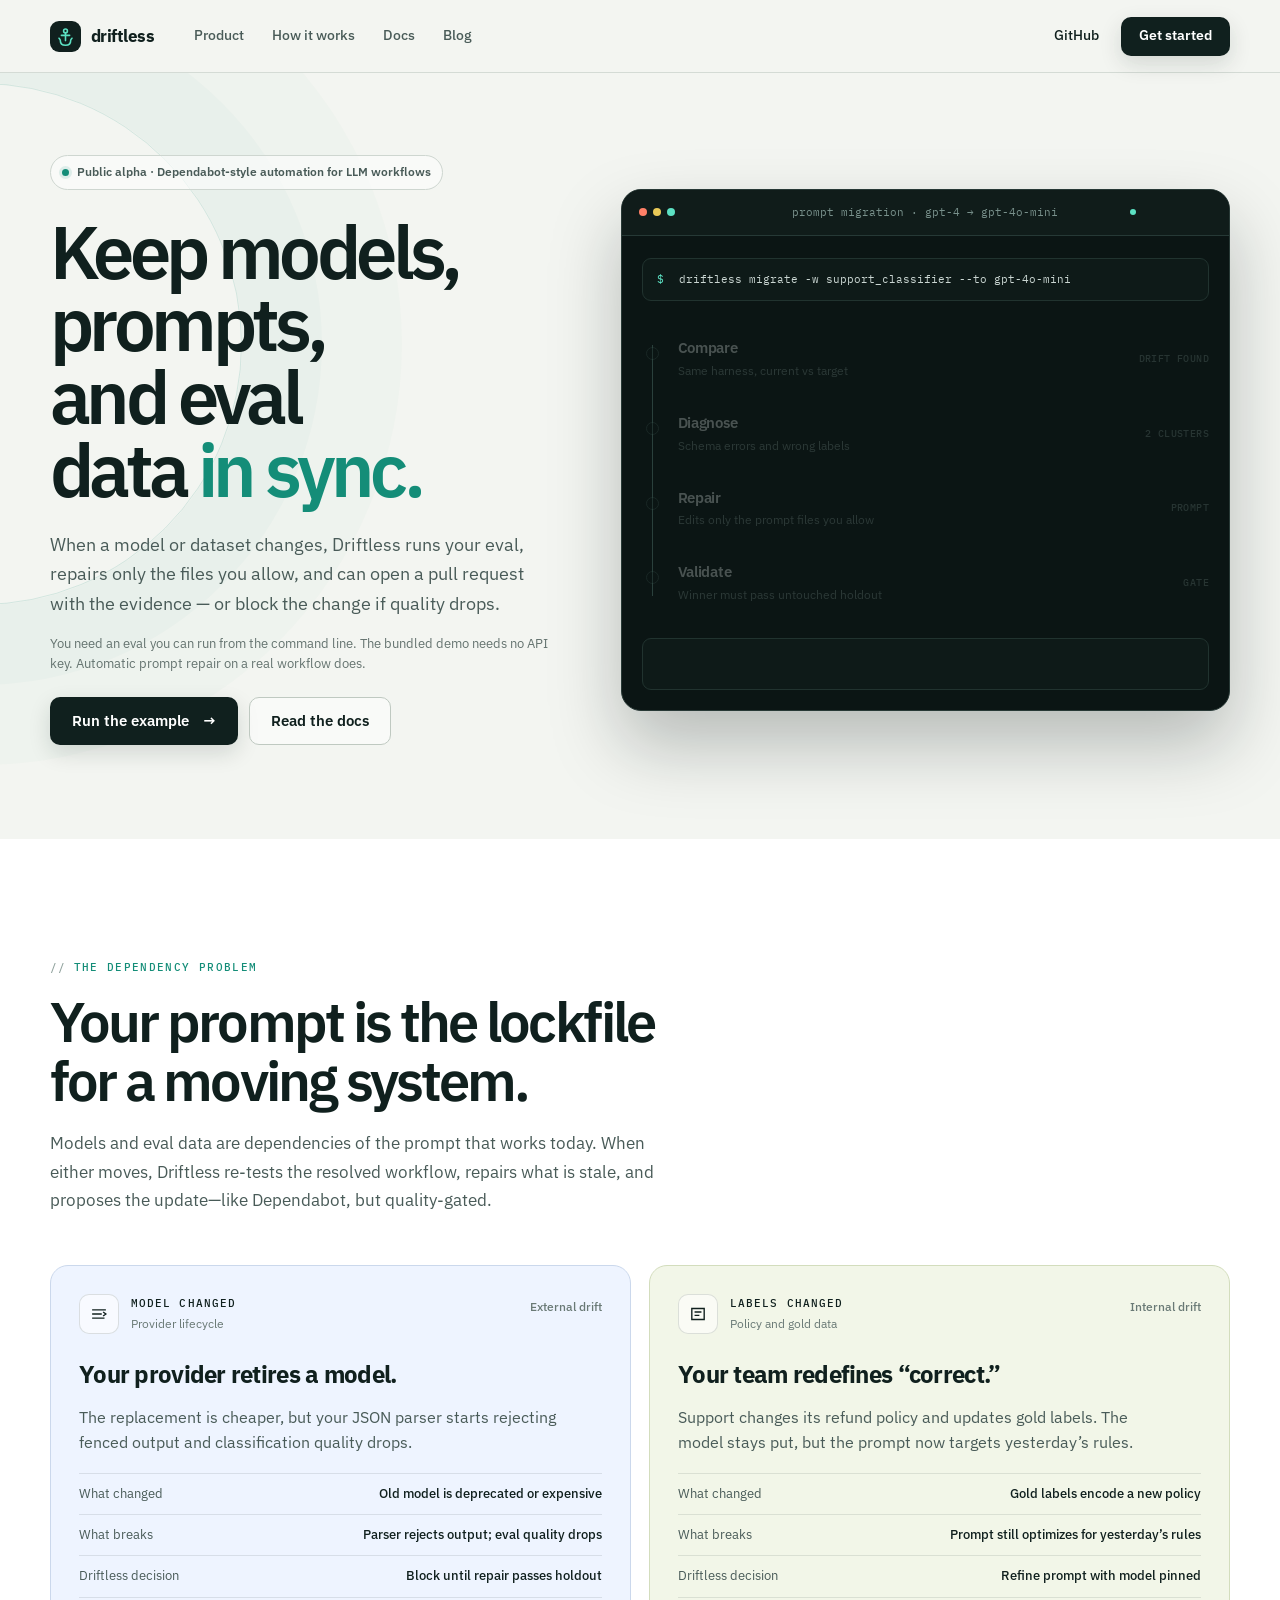
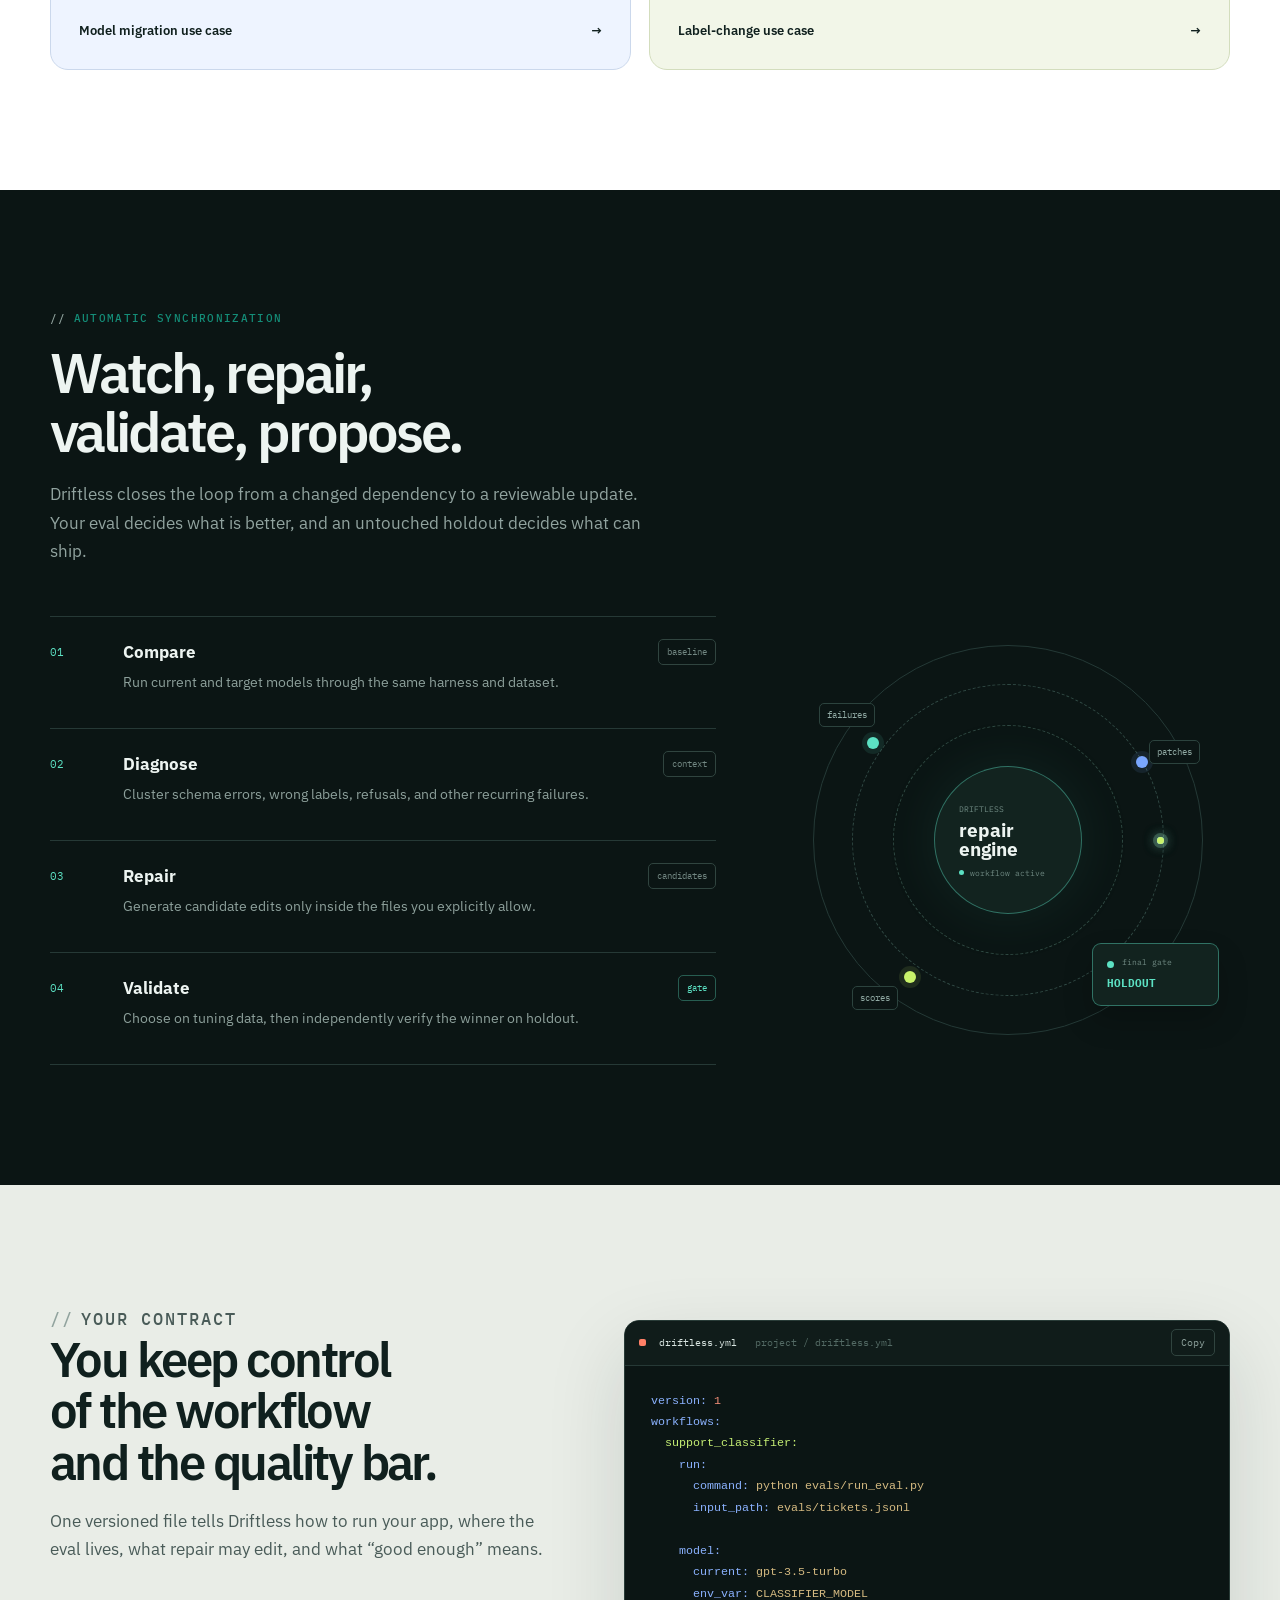
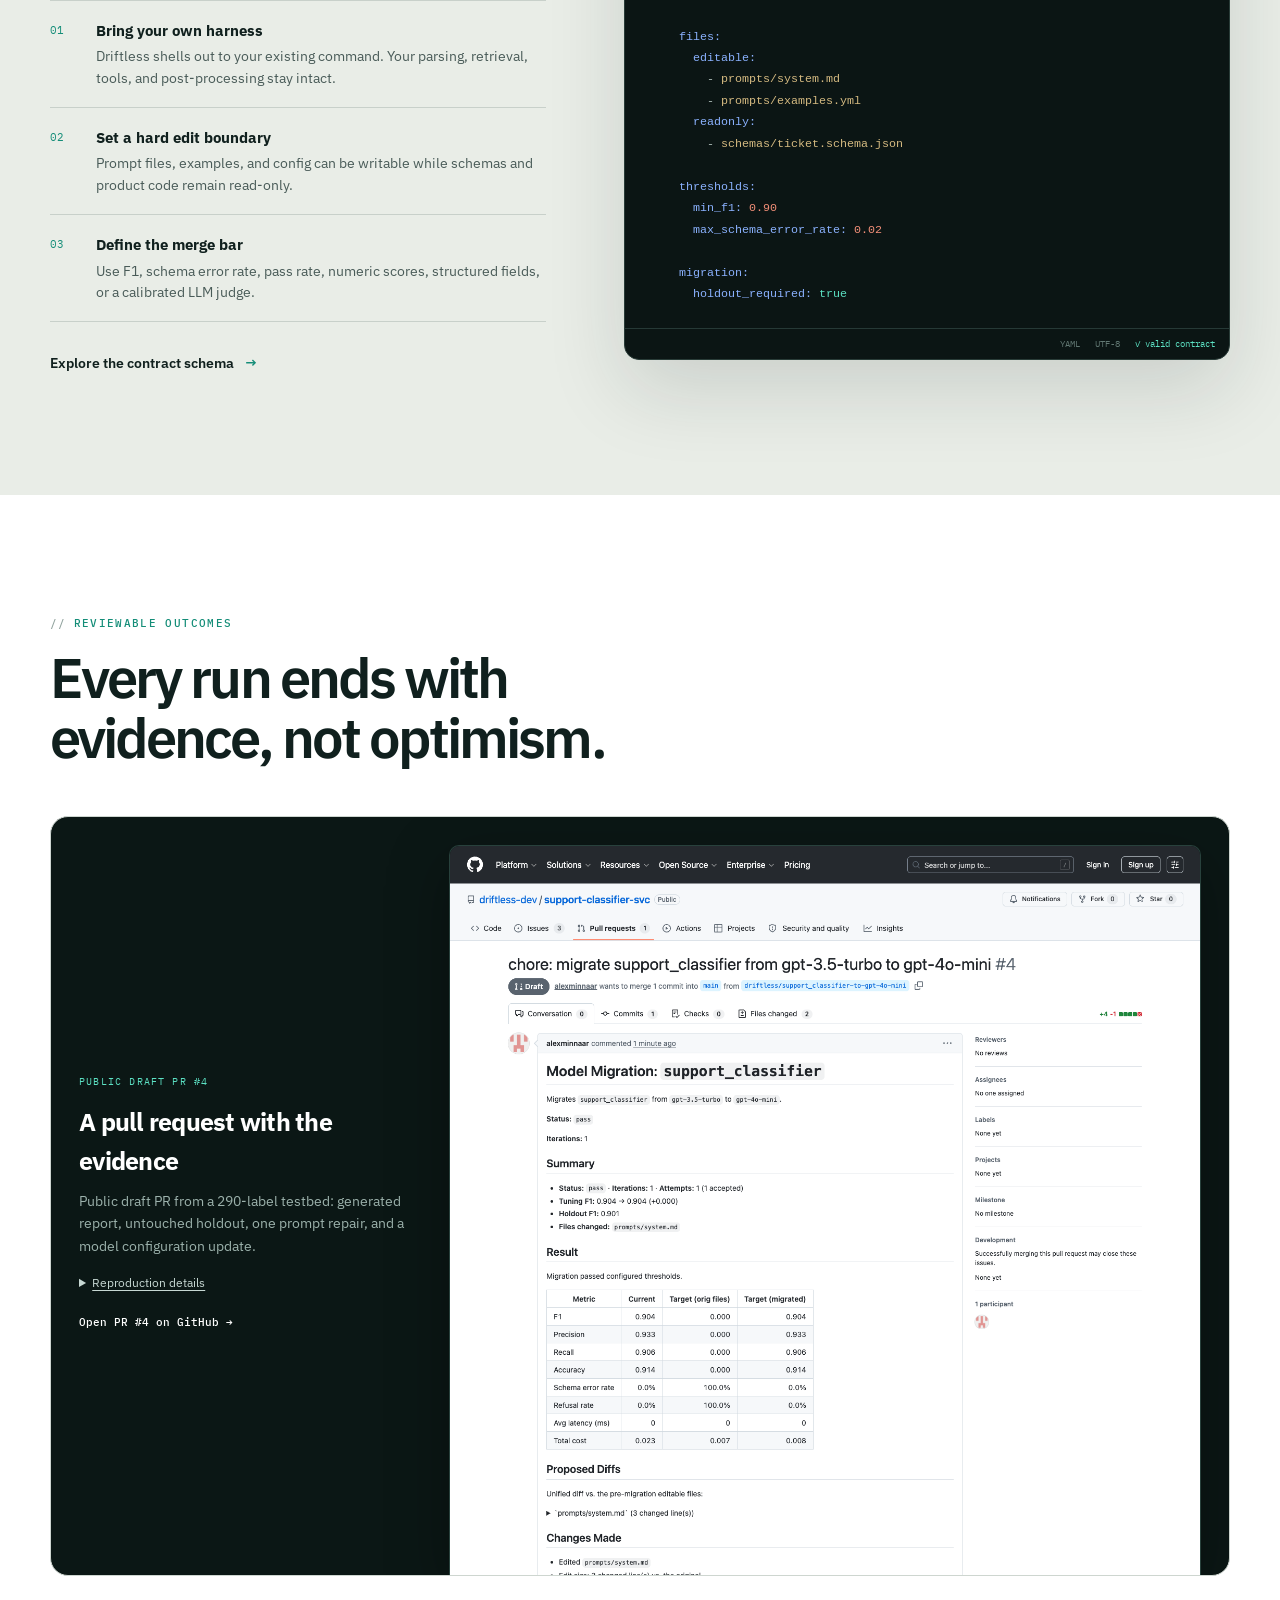
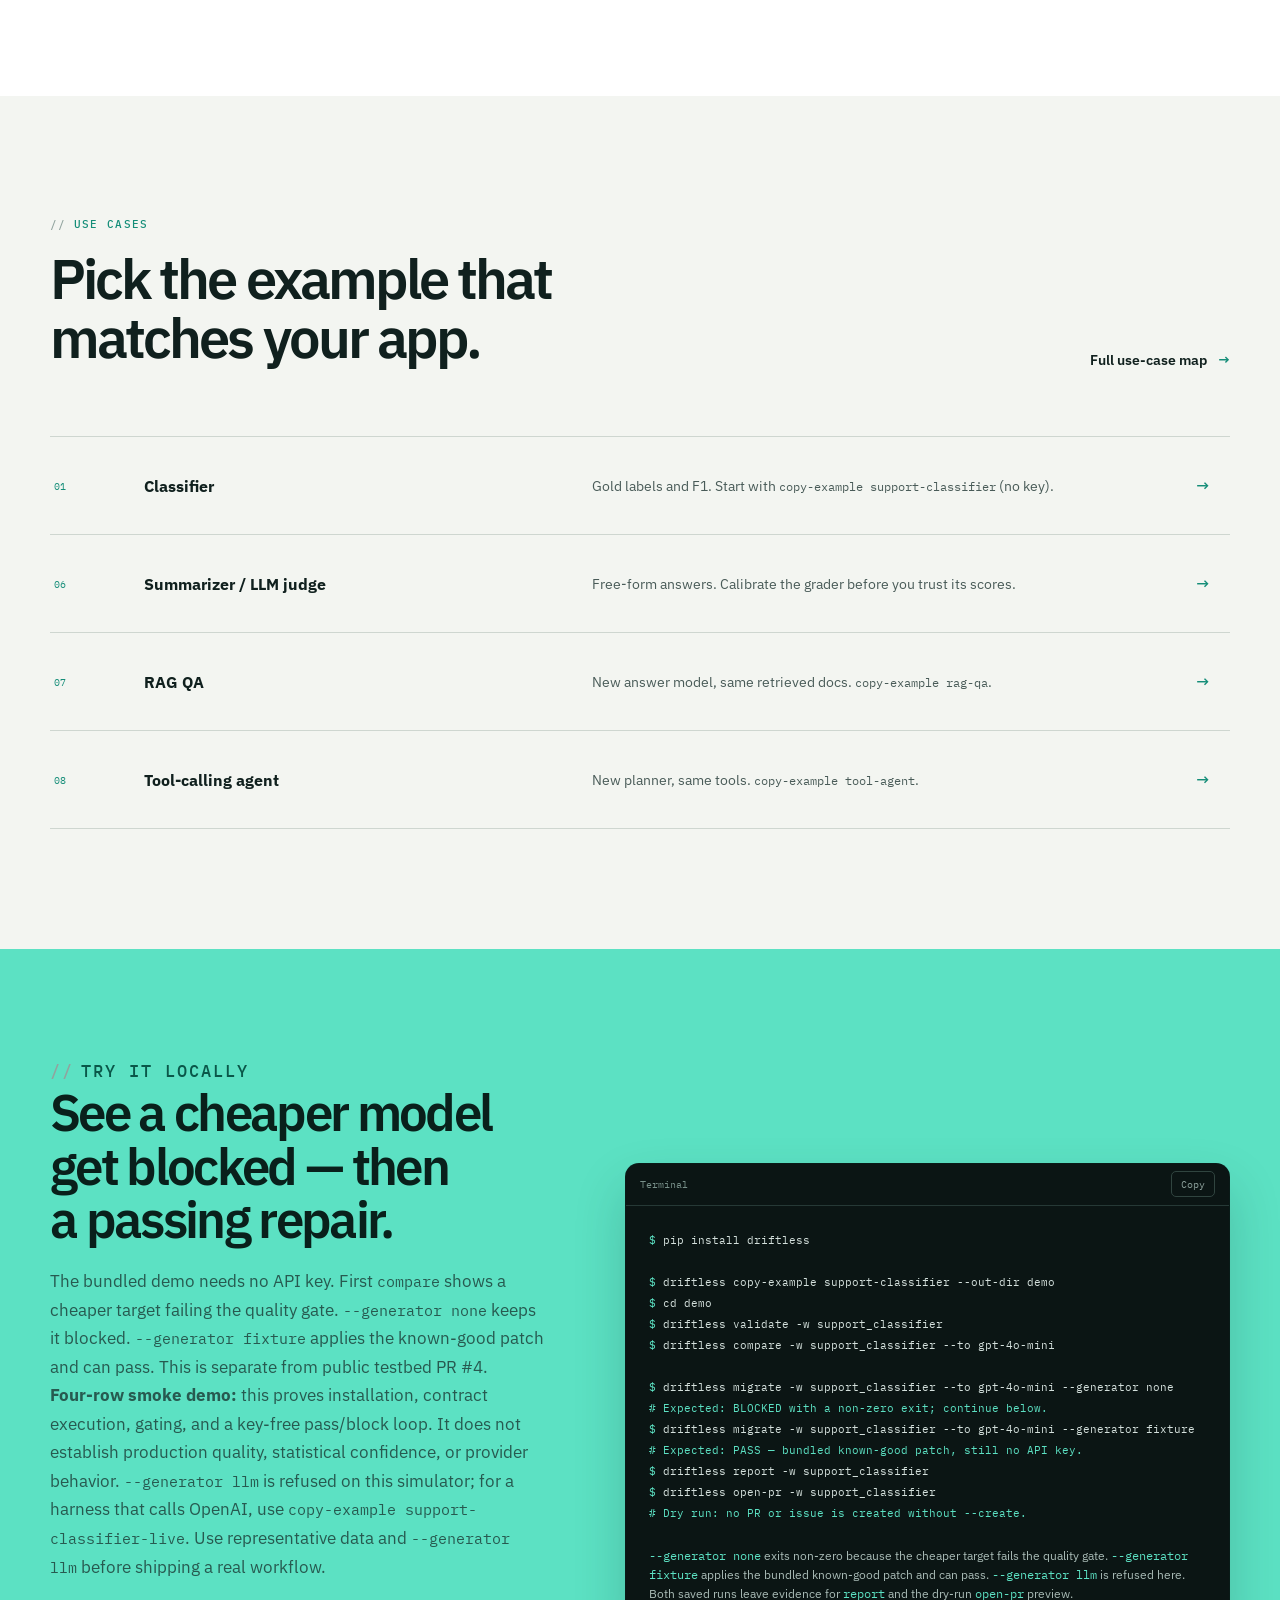
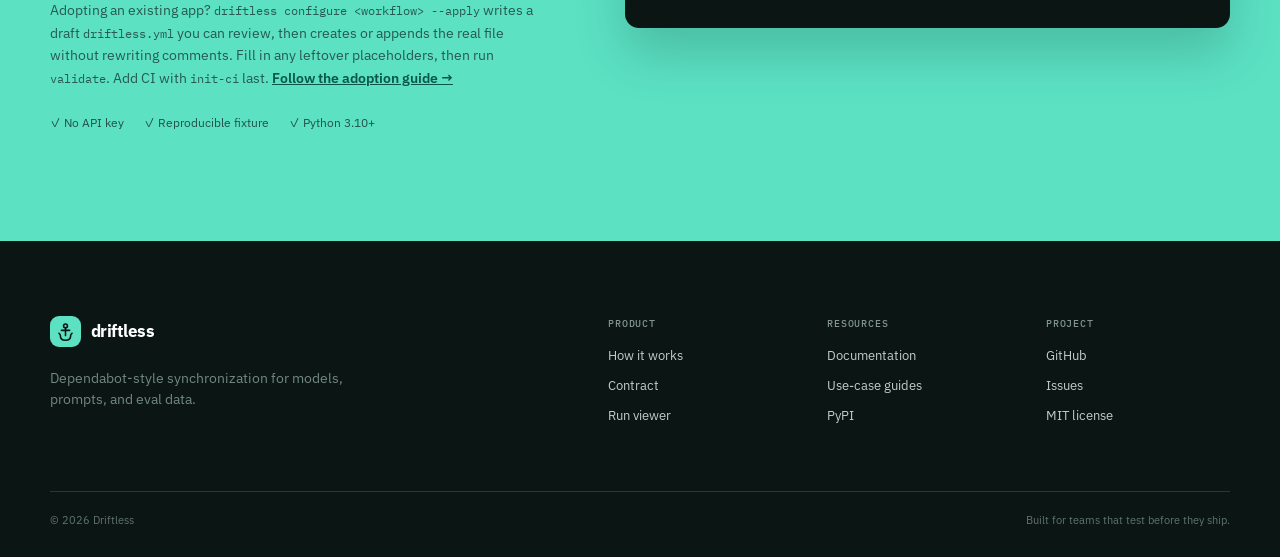
<file: site/index.html>
<!DOCTYPE html>
<html lang="en">
<head>
  <meta charset="UTF-8" />
  <meta name="viewport" content="width=device-width, initial-scale=1.0" />
  <title>Driftless — keep models, prompts, and eval data in sync</title>
  <meta name="description" content="Dependabot-style automation for LLM workflows. Driftless keeps models, prompts, and eval data in sync with scoped repairs, holdout validation, and evidence-backed pull requests." />
  <link rel="preconnect" href="https://fonts.googleapis.com" />
  <link rel="preconnect" href="https://fonts.gstatic.com" crossorigin />
  <link href="https://fonts.googleapis.com/css2?family=IBM+Plex+Mono:wght@400;500&family=IBM+Plex+Sans:wght@400;500;600;700&display=swap" rel="stylesheet" />
  <link rel="stylesheet" href="assets/landing.css?v=v13" />
  <link rel="icon" href="assets/logo.svg" type="image/svg+xml" />
</head>
<body class="landing">
  <a class="skip-link" href="#main-content">Skip to content</a>
  <header class="site-header" id="nav">
    <div class="nav-shell">
      <a class="wordmark" href="index.html" aria-label="Driftless home">
        <span class="wordmark-icon" aria-hidden="true">
          <svg viewBox="0 0 32 32" fill="none">
            <circle cx="16" cy="8.2" r="2.65" stroke="currentColor" stroke-width="2.2"/>
            <path d="M16 10.9v10.8" stroke="currentColor" stroke-width="2.2" stroke-linecap="round"/>
            <path d="M10.2 14.4h11.6" stroke="currentColor" stroke-width="2.2" stroke-linecap="round"/>
            <path d="M7 18.4l1.7 2.3c0 4.8 3.2 7.5 7.3 7.5s7.3-2.7 7.3-7.5l1.7-2.3" stroke="currentColor" stroke-width="2.2" stroke-linecap="round" stroke-linejoin="round"/>
          </svg>
        </span>
        <span>driftless</span>
      </a>

      <nav class="landing-links" id="primaryNav" aria-label="Primary navigation">
        <a href="#product">Product</a>
        <a href="#workflow">How it works</a>
        <a href="docs.html">Docs</a>
        <a href="blog/index.html">Blog</a>
        <a class="mobile-nav-action" href="https://github.com/driftless-dev/driftless">GitHub</a>
        <a class="mobile-nav-action" href="#quickstart">Get started</a>
      </nav>

      <div class="nav-actions">
        <a class="github-link" href="https://github.com/driftless-dev/driftless" target="_blank" rel="noopener">GitHub</a>
        <a class="button button-small button-primary" href="#quickstart">Get started</a>
      </div>

      <button class="landing-menu" id="navToggle" type="button" aria-label="Toggle navigation" aria-controls="primaryNav" aria-expanded="false">
        <span></span><span></span>
      </button>
    </div>
  </header>

  <main id="main-content">
    <section class="hero" aria-labelledby="hero-title">
      <div class="hero-grid">
        <div class="hero-copy">
          <div class="release-pill"><span></span> Public alpha · Dependabot-style automation for LLM workflows</div>
          <h1 id="hero-title">Keep models, prompts, and eval data <em>in sync.</em></h1>
          <p class="hero-lede">
            When a model or dataset changes, Driftless runs your eval, repairs
            only the files you allow, and can open a pull request with the
            evidence — or block the change if quality drops.
          </p>
          <p class="hero-audience">
            You need an eval you can run from the command line. The bundled demo
            needs no API key. Automatic prompt repair on a real workflow does.
          </p>
          <div class="hero-actions">
            <a class="button button-primary" href="#quickstart">Run the example <span aria-hidden="true">→</span></a>
            <a class="button button-secondary" href="docs.html">Read the docs</a>
          </div>
        </div>

        <div class="workbench workbench-flow" role="img" aria-label="Driftless workflow: compare a model change, diagnose failures, repair only allowed prompt files, then pass holdout and open a draft pull request.">
          <div class="workbench-bar">
            <div class="window-controls" aria-hidden="true"><i></i><i></i><i></i></div>
            <span>prompt migration · gpt-4 → gpt-4o-mini</span>
            <span class="run-state">
              <i></i>
              <span class="flow-phase">
                <span>comparing</span>
                <span>diagnosing</span>
                <span>repairing</span>
                <span>opening PR</span>
              </span>
            </span>
          </div>
          <div class="flow-body">
            <div class="run-command"><span>$</span> driftless migrate -w support_classifier --to gpt-4o-mini</div>
            <ol class="flow-track">
              <li class="flow-step flow-step-1">
                <span class="flow-dot" aria-hidden="true"></span>
                <div>
                  <strong>Compare</strong>
                  <p>Same harness, current vs target</p>
                </div>
                <b>drift found</b>
              </li>
              <li class="flow-step flow-step-2">
                <span class="flow-dot" aria-hidden="true"></span>
                <div>
                  <strong>Diagnose</strong>
                  <p>Schema errors and wrong labels</p>
                </div>
                <b>2 clusters</b>
              </li>
              <li class="flow-step flow-step-3">
                <span class="flow-dot" aria-hidden="true"></span>
                <div>
                  <strong>Repair</strong>
                  <p>Edits only the prompt files you allow</p>
                </div>
                <b>prompt</b>
              </li>
              <li class="flow-step flow-step-4">
                <span class="flow-dot" aria-hidden="true"></span>
                <div>
                  <strong>Validate</strong>
                  <p>Winner must pass untouched holdout</p>
                </div>
                <b>gate</b>
              </li>
            </ol>
            <div class="flow-outcome">
              <span class="flow-outcome-line flow-outcome-a"><em>×</em> cheaper, not shippable</span>
              <span class="flow-outcome-line flow-outcome-b"><em>●</em> clustering failures</span>
              <span class="flow-outcome-line flow-outcome-c"><em>+</em> repairing prompts/system.md</span>
              <span class="flow-outcome-line flow-outcome-d"><em>✓</em> holdout passed · draft PR ready</span>
            </div>
          </div>
        </div>
      </div>
    </section>

    <section class="section problem-section" id="product">
      <div class="section-shell">
        <div class="section-intro">
          <p class="eyebrow">The dependency problem</p>
          <h2>Your prompt is the lockfile for a moving system.</h2>
          <p>
            Models and eval data are dependencies of the prompt that works today.
            When either moves, Driftless re-tests the resolved workflow, repairs
            what is stale, and proposes the update—like Dependabot, but quality-gated.
          </p>
        </div>

        <div class="scenario-grid">
          <article class="scenario-card scenario-model">
            <div class="scenario-head">
              <div class="scenario-titlemark">
                <div class="scenario-icon" aria-hidden="true">
                  <svg viewBox="0 0 32 32" fill="none"><path d="M6 10h20M6 16h14M6 22h18" stroke="currentColor" stroke-width="2"/><path d="m22 13 4 3-4 3" stroke="currentColor" stroke-width="2"/></svg>
                </div>
                <div>
                  <span>Model changed</span>
                  <small>Provider lifecycle</small>
                </div>
              </div>
              <b>External drift</b>
            </div>
            <h3>Your provider retires a model.</h3>
            <p>
              The replacement is cheaper, but your JSON parser starts rejecting
              fenced output and classification quality drops.
            </p>
            <ul class="scenario-points" aria-label="Model migration summary">
              <li><span>What changed</span><strong>Old model is deprecated or expensive</strong></li>
              <li><span>What breaks</span><strong>Parser rejects output; eval quality drops</strong></li>
              <li><span>Driftless decision</span><strong>Block until repair passes holdout</strong></li>
            </ul>
            <a class="scenario-link" href="blog/01-model-swap-is-not-a-migration.html"><span>Model migration use case</span><i aria-hidden="true">→</i></a>
          </article>

          <article class="scenario-card scenario-data">
            <div class="scenario-head">
              <div class="scenario-titlemark">
                <div class="scenario-icon" aria-hidden="true">
                  <svg viewBox="0 0 32 32" fill="none"><path d="M7 8h18v16H7z" stroke="currentColor" stroke-width="2"/><path d="M11 13h10M11 18h7" stroke="currentColor" stroke-width="2"/></svg>
                </div>
                <div>
                  <span>Labels changed</span>
                  <small>Policy and gold data</small>
                </div>
              </div>
              <b>Internal drift</b>
            </div>
            <h3>Your team redefines “correct.”</h3>
            <p>
              Support changes its refund policy and updates gold labels. The model
              stays put, but the prompt now targets yesterday’s rules.
            </p>
            <ul class="scenario-points" aria-label="Label change summary">
              <li><span>What changed</span><strong>Gold labels encode a new policy</strong></li>
              <li><span>What breaks</span><strong>Prompt still optimizes for yesterday’s rules</strong></li>
              <li><span>Driftless decision</span><strong>Refine prompt with model pinned</strong></li>
            </ul>
            <a class="scenario-link" href="blog/02-when-labels-move-refine-not-remodel.html"><span>Label-change use case</span><i aria-hidden="true">→</i></a>
          </article>
        </div>
      </div>
    </section>

    <section class="section workflow-section" id="workflow">
      <div class="section-shell">
        <div class="section-intro workflow-intro">
          <p class="eyebrow">Automatic synchronization</p>
          <h2>Watch, repair, validate, propose.</h2>
          <p>
            Driftless closes the loop from a changed dependency to a reviewable
            update. Your eval decides what is better, and an untouched holdout
            decides what can ship.
          </p>
        </div>

        <div class="workflow-board">
          <ol class="workflow-steps">
            <li>
              <span class="step-number">01</span>
              <div><strong>Compare</strong><p>Run current and target models through the same harness and dataset.</p></div>
              <span class="step-status">baseline</span>
            </li>
            <li>
              <span class="step-number">02</span>
              <div><strong>Diagnose</strong><p>Cluster schema errors, wrong labels, refusals, and other recurring failures.</p></div>
              <span class="step-status">context</span>
            </li>
            <li>
              <span class="step-number">03</span>
              <div><strong>Repair</strong><p>Generate candidate edits only inside the files you explicitly allow.</p></div>
              <span class="step-status">candidates</span>
            </li>
            <li>
              <span class="step-number">04</span>
              <div><strong>Validate</strong><p>Choose on tuning data, then independently verify the winner on holdout.</p></div>
              <span class="step-status success">gate</span>
            </li>
          </ol>

          <div class="loop-visual">
            <div class="flow-particle particle-one" aria-hidden="true"></div>
            <div class="flow-particle particle-two" aria-hidden="true"></div>
            <div class="flow-particle particle-three" aria-hidden="true"></div>
            <div class="loop-center">
              <span>DRIFTLESS</span>
              <strong>repair<br />engine</strong>
              <small><i></i> workflow active</small>
            </div>
            <div class="orbit orbit-one"><span>failures</span></div>
            <div class="orbit orbit-two"><span>patches</span></div>
            <div class="orbit orbit-three"><span>scores</span></div>
            <div class="holdout-badge"><i></i><span>final gate</span><strong>HOLDOUT</strong></div>
          </div>
        </div>
      </div>
    </section>

    <section class="section contract-section" id="contract">
      <div class="section-shell contract-layout">
        <div class="contract-copy">
          <p class="eyebrow">Your contract</p>
          <h2>You keep control of the workflow and the quality bar.</h2>
          <p>
            One versioned file tells Driftless how to run your app, where the eval
            lives, what repair may edit, and what “good enough” means.
          </p>
          <ul class="control-list">
            <li><span>01</span><div><strong>Bring your own harness</strong><p>Driftless shells out to your existing command. Your parsing, retrieval, tools, and post-processing stay intact.</p></div></li>
            <li><span>02</span><div><strong>Set a hard edit boundary</strong><p>Prompt files, examples, and config can be writable while schemas and product code remain read-only.</p></div></li>
            <li><span>03</span><div><strong>Define the merge bar</strong><p>Use F1, schema error rate, pass rate, numeric scores, structured fields, or a calibrated LLM judge.</p></div></li>
          </ul>
          <a class="inline-link" href="docs.html#contract">Explore the contract schema <span>→</span></a>
        </div>

        <div class="editor-card has-copy">
          <div class="editor-tabs">
            <span><i></i> driftless.yml</span>
            <span class="editor-path">project / driftless.yml</span>
            <button class="copy-btn" type="button" aria-label="Copy driftless.yml example to clipboard">Copy</button>
          </div>
          <pre><code><span class="yaml-key">version:</span> <span class="yaml-value">1</span>
<span class="yaml-key">workflows:</span>
  <span class="yaml-name">support_classifier:</span>
    <span class="yaml-key">run:</span>
      <span class="yaml-key">command:</span> <span class="yaml-string">python evals/run_eval.py</span>
      <span class="yaml-key">input_path:</span> <span class="yaml-string">evals/tickets.jsonl</span>

    <span class="yaml-key">model:</span>
      <span class="yaml-key">current:</span> <span class="yaml-string">gpt-3.5-turbo</span>
      <span class="yaml-key">env_var:</span> <span class="yaml-string">CLASSIFIER_MODEL</span>

    <span class="yaml-key">files:</span>
      <span class="yaml-key">editable:</span>
        - <span class="yaml-string">prompts/system.md</span>
        - <span class="yaml-string">prompts/examples.yml</span>
      <span class="yaml-key">readonly:</span>
        - <span class="yaml-string">schemas/ticket.schema.json</span>

    <span class="yaml-key">thresholds:</span>
      <span class="yaml-key">min_f1:</span> <span class="yaml-value">0.90</span>
      <span class="yaml-key">max_schema_error_rate:</span> <span class="yaml-value">0.02</span>

    <span class="yaml-key">migration:</span>
      <span class="yaml-key">holdout_required:</span> <span class="yaml-true">true</span></code></pre>
          <div class="editor-footer"><span>YAML</span><span>UTF-8</span><span>✓ valid contract</span></div>
        </div>
      </div>
    </section>

    <section class="section outcomes-section" id="evidence">
      <div class="section-shell">
        <div class="section-intro">
          <p class="eyebrow">Reviewable outcomes</p>
          <h2>Every run ends with evidence, not optimism.</h2>
        </div>

        <div class="evidence-proof">
          <div class="evidence-proof-copy">
            <span>PUBLIC DRAFT PR #4</span>
            <strong>A pull request with the evidence</strong>
            <p>Public draft PR from a 290-label testbed: generated report, untouched holdout, one prompt repair, and a model configuration update.</p>
            <details class="evidence-details">
              <summary>Reproduction details</summary>
              <p>The published CLI reproduces the four-row pass with <code>--generator fixture</code>. Regenerating PR #4’s exact patch still needs the testbed harness plus <code>--generator llm</code> (or the testbed simulator) and may differ.</p>
            </details>
            <a class="evidence-proof-link" href="https://github.com/driftless-dev/support-classifier-svc/pull/4" target="_blank" rel="noopener">Open PR #4 on GitHub →</a>
          </div>
          <a class="evidence-image-link" href="https://github.com/driftless-dev/support-classifier-svc/pull/4" target="_blank" rel="noopener" aria-label="Open public GitHub draft PR #4">
            <img src="visuals/github-migration-pr.png" alt="Public GitHub draft PR created from a passing Driftless migration" loading="lazy" />
          </a>
        </div>
      </div>
    </section>

    <section class="section usecase-section" id="use-cases">
      <div class="section-shell">
        <div class="section-intro usecase-intro">
          <div>
            <p class="eyebrow">Use cases</p>
            <h2>Pick the example that matches your app.</h2>
          </div>
          <a class="inline-link" href="docs.html#use-cases">Full use-case map <span>→</span></a>
        </div>
        <div class="usecase-list">
          <a href="blog/01-model-swap-is-not-a-migration.html"><span>01</span><strong>Classifier</strong><p>Gold labels and F1. Start with <code>copy-example support-classifier</code> (no key).</p><b>→</b></a>
          <a href="blog/06-trust-your-llm-judge.html"><span>06</span><strong>Summarizer / LLM judge</strong><p>Free-form answers. Calibrate the grader before you trust its scores.</p><b>→</b></a>
          <a href="blog/07-rag-prompts-drift-too.html"><span>07</span><strong>RAG QA</strong><p>New answer model, same retrieved docs. <code>copy-example rag-qa</code>.</p><b>→</b></a>
          <a href="blog/08-agent-tool-selection-drift.html"><span>08</span><strong>Tool-calling agent</strong><p>New planner, same tools. <code>copy-example tool-agent</code>.</p><b>→</b></a>
        </div>
      </div>
    </section>

    <section class="quickstart" id="quickstart">
      <div class="quickstart-shell">
        <div class="quickstart-copy">
          <p class="eyebrow">Try it locally</p>
          <h2>See a cheaper model get blocked — then a passing repair.</h2>
          <p>The bundled demo needs no API key. First <code>compare</code> shows a cheaper target failing the quality gate. <code>--generator none</code> keeps it blocked. <code>--generator fixture</code> applies the known-good patch and can pass. This is separate from public testbed PR #4.</p>
          <p class="quickstart-note"><strong>Four-row smoke demo:</strong> this proves installation, contract execution, gating, and a key-free pass/block loop. It does not establish production quality, statistical confidence, or provider behavior. <code>--generator llm</code> is refused on this simulator; for a harness that calls OpenAI, use <code>copy-example support-classifier-live</code>. Use representative data and <code>--generator llm</code> before shipping a real workflow.</p>
          <p class="quickstart-adoption">Adopting an existing app? <code>driftless configure &lt;workflow&gt; --apply</code> writes a draft <code>driftless.yml</code> you can review, then creates or appends the real file without rewriting comments. Fill in any leftover placeholders, then run <code>validate</code>. Add CI with <code>init-ci</code> last. <a href="docs.html#adoption">Follow the adoption guide →</a></p>
          <div class="quickstart-meta">
            <span>✓ No API key</span>
            <span>✓ Reproducible fixture</span>
            <span>✓ Python 3.10+</span>
          </div>
        </div>
        <div class="install-card has-copy">
          <div class="install-head"><span>Terminal</span><button class="copy-btn" type="button" aria-label="Copy quickstart commands to clipboard">Copy</button></div>
          <code><span>$</span> pip install driftless

<span>$</span> driftless copy-example support-classifier --out-dir demo
<span>$</span> cd demo
<span>$</span> driftless validate -w support_classifier
<span>$</span> driftless compare -w support_classifier --to gpt-4o-mini

<span>$</span> driftless migrate -w support_classifier --to gpt-4o-mini --generator none
<span class="tok-c"># Expected: BLOCKED with a non-zero exit; continue below.</span>
<span>$</span> driftless migrate -w support_classifier --to gpt-4o-mini --generator fixture
<span class="tok-c"># Expected: PASS — bundled known-good patch, still no API key.</span>
<span>$</span> driftless report -w support_classifier
<span>$</span> driftless open-pr -w support_classifier
<span class="tok-c"># Dry run: no PR or issue is created without --create.</span></code>
          <p class="quickstart-note"><code>--generator none</code> exits non-zero because the cheaper target fails the quality gate. <code>--generator fixture</code> applies the bundled known-good patch and can pass. <code>--generator llm</code> is refused here. Both saved runs leave evidence for <code>report</code> and the dry-run <code>open-pr</code> preview.</p>
        </div>
      </div>
    </section>
  </main>

  <footer class="site-footer">
    <div class="footer-main">
      <div>
        <a class="wordmark" href="index.html">
          <span class="wordmark-icon" aria-hidden="true">
            <svg viewBox="0 0 32 32" fill="none"><circle cx="16" cy="8.2" r="2.65" stroke="currentColor" stroke-width="2.2"/><path d="M16 10.9v10.8" stroke="currentColor" stroke-width="2.2" stroke-linecap="round"/><path d="M10.2 14.4h11.6" stroke="currentColor" stroke-width="2.2" stroke-linecap="round"/><path d="M7 18.4l1.7 2.3c0 4.8 3.2 7.5 7.3 7.5s7.3-2.7 7.3-7.5l1.7-2.3" stroke="currentColor" stroke-width="2.2" stroke-linecap="round" stroke-linejoin="round"/></svg>
          </span>
          <span>driftless</span>
        </a>
        <p>Dependabot-style synchronization for models, prompts, and eval data.</p>
      </div>
      <nav aria-label="Footer navigation">
        <div><strong>Product</strong><a href="#workflow">How it works</a><a href="#contract">Contract</a><a href="runs.html">Run viewer</a></div>
        <div><strong>Resources</strong><a href="docs.html">Documentation</a><a href="blog/index.html">Use-case guides</a><a href="https://pypi.org/project/driftless/">PyPI</a></div>
        <div><strong>Project</strong><a href="https://github.com/driftless-dev/driftless">GitHub</a><a href="https://github.com/driftless-dev/driftless/issues">Issues</a><a href="https://github.com/driftless-dev/driftless/blob/main/LICENSE">MIT license</a></div>
      </nav>
    </div>
    <div class="footer-bottom"><span>© 2026 Driftless</span><span>Built for teams that test before they ship.</span></div>
  </footer>

  <script src="assets/app.js"></script>
</body>
</html>
</file>
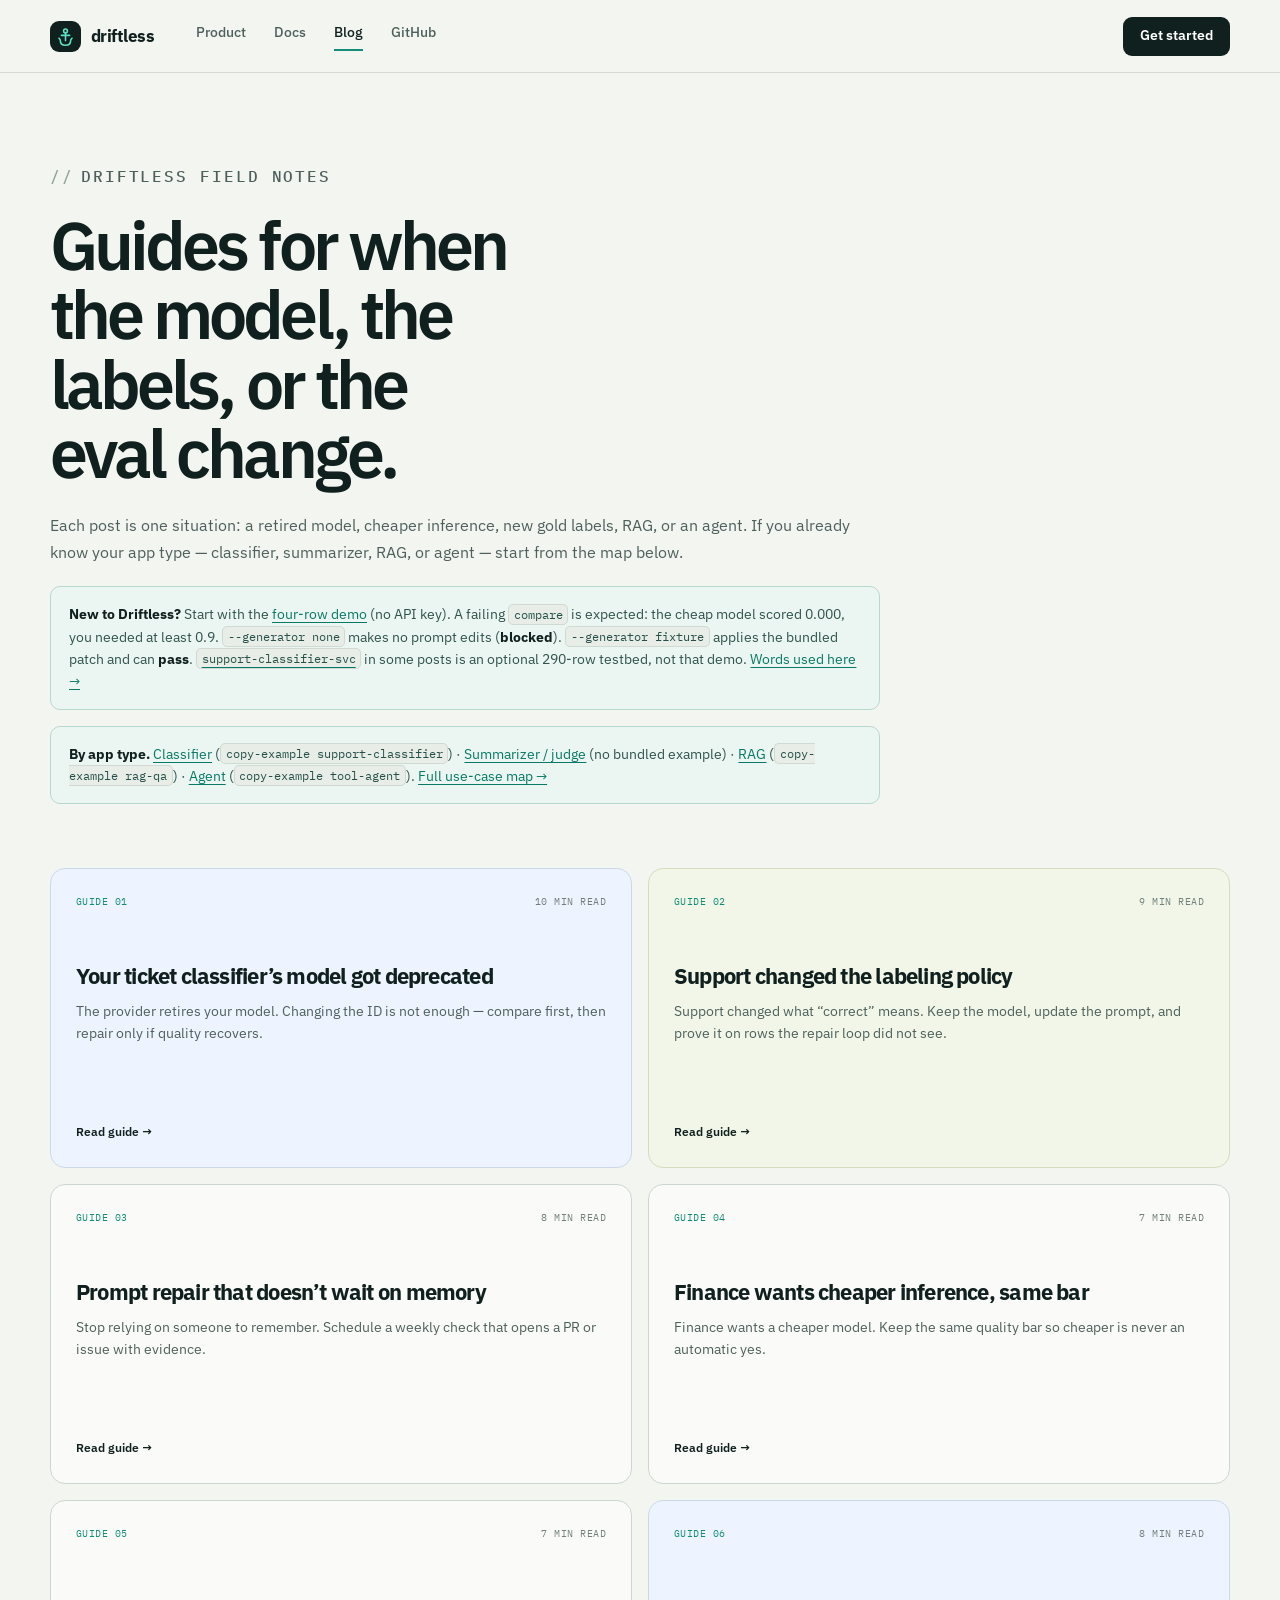
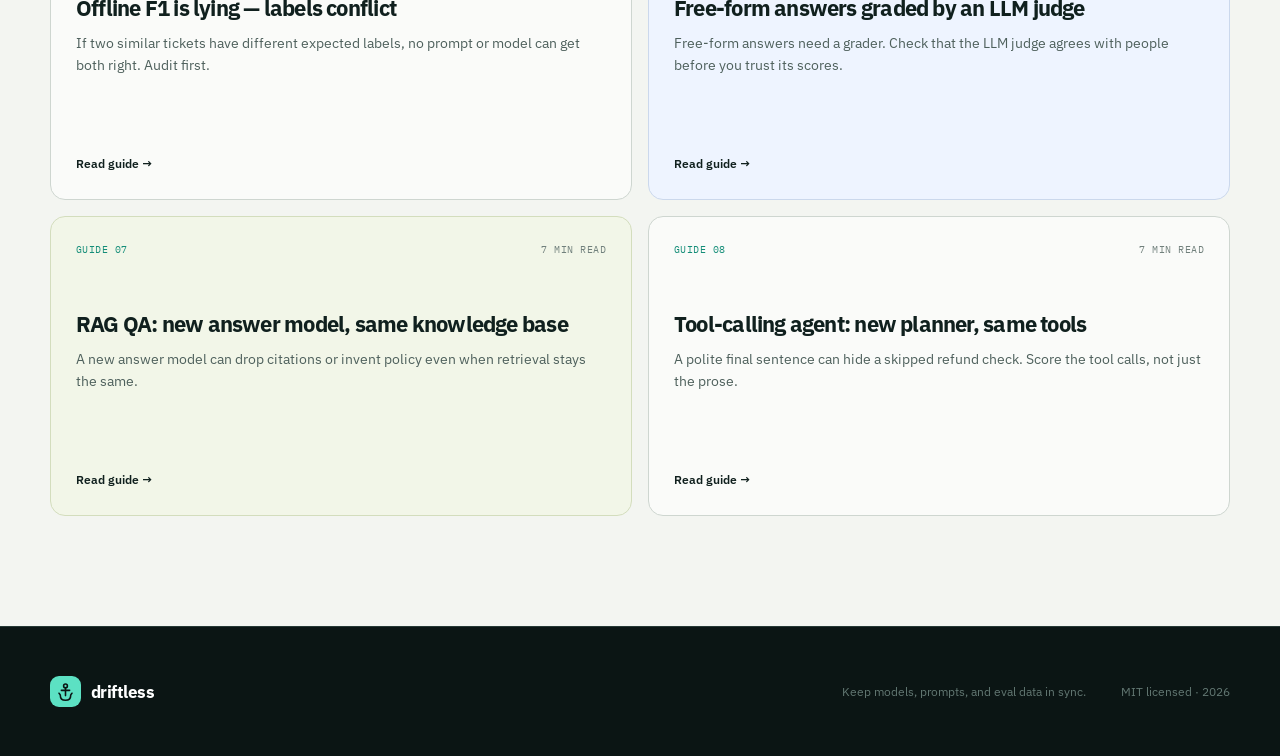
<file: site/blog/index.html>
<!DOCTYPE html>
<html lang="en">
<head>
<meta charset="UTF-8" />
<meta name="viewport" content="width=device-width, initial-scale=1.0" />
<title>Blog — Driftless blog</title>
<meta name="description" content="Practical guidance for keeping LLM models, prompts, and eval data in sync." />
<link rel="preconnect" href="https://fonts.googleapis.com" />
<link rel="preconnect" href="https://fonts.gstatic.com" crossorigin />
<link href="https://fonts.googleapis.com/css2?family=IBM+Plex+Mono:wght@400;500&family=IBM+Plex+Sans:wght@400;500;600;700&display=swap" rel="stylesheet" />
<link rel="stylesheet" href="blog.css" />
<link rel="icon" href="../assets/logo.svg" type="image/svg+xml" />
</head>
<body class="blog blog-index">
<a class="skip-link" href="#main-content">Skip to content</a>
<header class="site-header">
  <div class="nav-shell">
    <a class="wordmark" href="../index.html" aria-label="Driftless home">
      <span class="wordmark-icon" aria-hidden="true">
        <svg viewBox="0 0 32 32" fill="none">
          <circle cx="16" cy="8.2" r="2.65" stroke="currentColor" stroke-width="2.2"/>
          <path d="M16 10.9v10.8" stroke="currentColor" stroke-width="2.2" stroke-linecap="round"/>
          <path d="M10.2 14.4h11.6" stroke="currentColor" stroke-width="2.2" stroke-linecap="round"/>
          <path d="M7 18.4l1.7 2.3c0 4.8 3.2 7.5 7.3 7.5s7.3-2.7 7.3-7.5l1.7-2.3" stroke="currentColor" stroke-width="2.2" stroke-linecap="round" stroke-linejoin="round"/>
        </svg>
      </span>
      <span>driftless</span>
    </a>
    <nav class="top-links" aria-label="Primary navigation">
      <a href="../index.html">Product</a>
      <a href="../docs.html">Docs</a>
      <a href="index.html" class="active">Blog</a>
      <a href="https://github.com/driftless-dev/driftless">GitHub</a>
    </nav>
    <a class="nav-cta" href="../index.html#quickstart">Get started</a>
  </div>
</header>
<div class="blog-shell">
  <aside class="series-nav">
    <div class="series-heading">
      <span>Field notes</span>
      <strong>LLM workflow<br />use cases</strong>
    </div>
    <a class="series-index" href="index.html">All guides <span>↗</span></a>
    <nav aria-label="Blog series">
      <a href="01-model-swap-is-not-a-migration.html"><span>01</span>Your ticket classifier’s model got deprecated</a>
      <a href="02-when-labels-move-refine-not-remodel.html"><span>02</span>Support changed the labeling policy</a>
      <a href="03-dependabot-for-prompts-in-ci.html"><span>03</span>Prompt repair that doesn’t wait on memory</a>
      <a href="04-cheaper-model-same-quality-bar.html"><span>04</span>Finance wants cheaper inference, same bar</a>
      <a href="05-audit-labels-before-you-trust-f1.html"><span>05</span>Offline F1 is lying — labels conflict</a>
      <a href="06-trust-your-llm-judge.html"><span>06</span>Free-form answers graded by an LLM judge</a>
      <a href="07-rag-prompts-drift-too.html"><span>07</span>RAG QA: new answer model, same knowledge base</a>
      <a href="08-agent-tool-selection-drift.html"><span>08</span>Tool-calling agent: new planner, same tools</a>
    </nav>
  </aside>
  <main class="blog-content" id="main-content">


      <header class="index-hero">
        <p class="eyebrow">Driftless field notes</p>
        <h1>Guides for when the model, the labels, or the eval change.</h1>
        <p>
          Each post is one situation: a retired model, cheaper inference, new gold
          labels, RAG, or an agent. If you already know your app type — classifier,
          summarizer, RAG, or agent — start from the map below.
        </p>

      <aside class="guide-start" aria-label="First-time reader guidance">
        <strong>New to Driftless?</strong>
        Start with the
        <a href="../index.html#quickstart">four-row demo</a>
        (no API key). A failing <code>compare</code> is expected: the cheap model
        scored 0.000, you needed at least 0.9.
        <code>--generator none</code> makes no prompt edits (<strong>blocked</strong>).
        <code>--generator fixture</code> applies the bundled patch and can
        <strong>pass</strong>.
        <a href="https://github.com/driftless-dev/support-classifier-svc"><code>support-classifier-svc</code></a>
        in some posts is an optional 290-row testbed, not that demo.
        <a href="../docs.html#words">Words used here →</a>
      </aside>

      <aside class="guide-start" aria-label="Guides by app type">
        <strong>By app type.</strong>
        <a href="01-model-swap-is-not-a-migration.html">Classifier</a>
        (<code>copy-example support-classifier</code>) ·
        <a href="06-trust-your-llm-judge.html">Summarizer / judge</a>
        (no bundled example) ·
        <a href="07-rag-prompts-drift-too.html">RAG</a>
        (<code>copy-example rag-qa</code>) ·
        <a href="08-agent-tool-selection-drift.html">Agent</a>
        (<code>copy-example tool-agent</code>).
        <a href="../docs.html#use-cases">Full use-case map →</a>
      </aside>
      </header>
      <div class="blog-grid">

      <a class="blog-card" href="01-model-swap-is-not-a-migration.html">
        <div class="card-meta"><span>Guide 01</span><span>10 min read</span></div>
        <strong>Your ticket classifier’s model got deprecated</strong>
        <p>The provider retires your model. Changing the ID is not enough — compare first, then repair only if quality recovers.</p>
        <span class="card-arrow">Read guide →</span>
      </a>
      <a class="blog-card" href="02-when-labels-move-refine-not-remodel.html">
        <div class="card-meta"><span>Guide 02</span><span>9 min read</span></div>
        <strong>Support changed the labeling policy</strong>
        <p>Support changed what “correct” means. Keep the model, update the prompt, and prove it on rows the repair loop did not see.</p>
        <span class="card-arrow">Read guide →</span>
      </a>
      <a class="blog-card" href="03-dependabot-for-prompts-in-ci.html">
        <div class="card-meta"><span>Guide 03</span><span>8 min read</span></div>
        <strong>Prompt repair that doesn’t wait on memory</strong>
        <p>Stop relying on someone to remember. Schedule a weekly check that opens a PR or issue with evidence.</p>
        <span class="card-arrow">Read guide →</span>
      </a>
      <a class="blog-card" href="04-cheaper-model-same-quality-bar.html">
        <div class="card-meta"><span>Guide 04</span><span>7 min read</span></div>
        <strong>Finance wants cheaper inference, same bar</strong>
        <p>Finance wants a cheaper model. Keep the same quality bar so cheaper is never an automatic yes.</p>
        <span class="card-arrow">Read guide →</span>
      </a>
      <a class="blog-card" href="05-audit-labels-before-you-trust-f1.html">
        <div class="card-meta"><span>Guide 05</span><span>7 min read</span></div>
        <strong>Offline F1 is lying — labels conflict</strong>
        <p>If two similar tickets have different expected labels, no prompt or model can get both right. Audit first.</p>
        <span class="card-arrow">Read guide →</span>
      </a>
      <a class="blog-card" href="06-trust-your-llm-judge.html">
        <div class="card-meta"><span>Guide 06</span><span>8 min read</span></div>
        <strong>Free-form answers graded by an LLM judge</strong>
        <p>Free-form answers need a grader. Check that the LLM judge agrees with people before you trust its scores.</p>
        <span class="card-arrow">Read guide →</span>
      </a>
      <a class="blog-card" href="07-rag-prompts-drift-too.html">
        <div class="card-meta"><span>Guide 07</span><span>7 min read</span></div>
        <strong>RAG QA: new answer model, same knowledge base</strong>
        <p>A new answer model can drop citations or invent policy even when retrieval stays the same.</p>
        <span class="card-arrow">Read guide →</span>
      </a>
      <a class="blog-card" href="08-agent-tool-selection-drift.html">
        <div class="card-meta"><span>Guide 08</span><span>7 min read</span></div>
        <strong>Tool-calling agent: new planner, same tools</strong>
        <p>A polite final sentence can hide a skipped refund check. Score the tool calls, not just the prose.</p>
        <span class="card-arrow">Read guide →</span>
      </a>
      </div>


  </main>
</div>
<footer class="blog-footer">
  <a class="wordmark" href="../index.html">
    <span class="wordmark-icon" aria-hidden="true">
      <svg viewBox="0 0 32 32" fill="none"><circle cx="16" cy="8.2" r="2.65" stroke="currentColor" stroke-width="2.2"/><path d="M16 10.9v10.8" stroke="currentColor" stroke-width="2.2" stroke-linecap="round"/><path d="M10.2 14.4h11.6" stroke="currentColor" stroke-width="2.2" stroke-linecap="round"/><path d="M7 18.4l1.7 2.3c0 4.8 3.2 7.5 7.3 7.5s7.3-2.7 7.3-7.5l1.7-2.3" stroke="currentColor" stroke-width="2.2" stroke-linecap="round" stroke-linejoin="round"/></svg>
    </span>
    <span>driftless</span>
  </a>
  <span>Keep models, prompts, and eval data in sync.</span>
  <span>MIT licensed · 2026</span>
</footer>
</body>
</html>
</file>
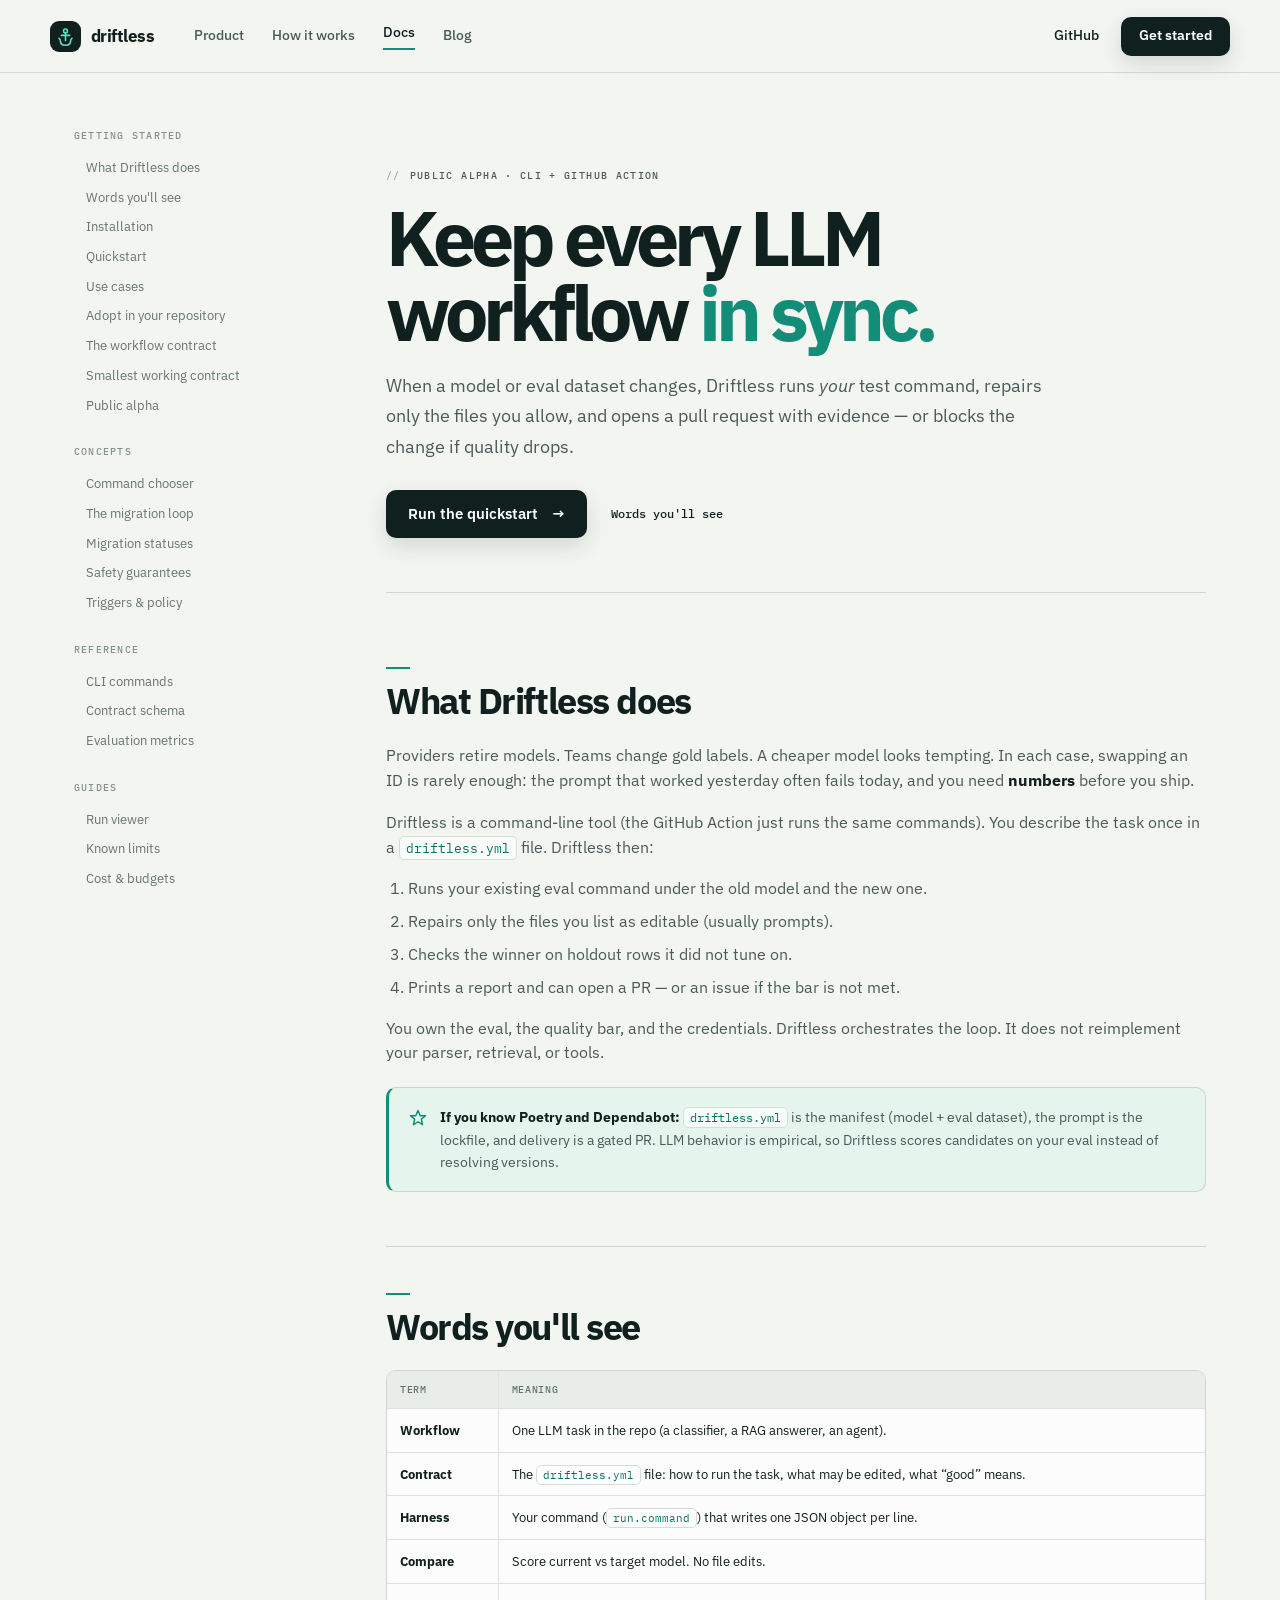
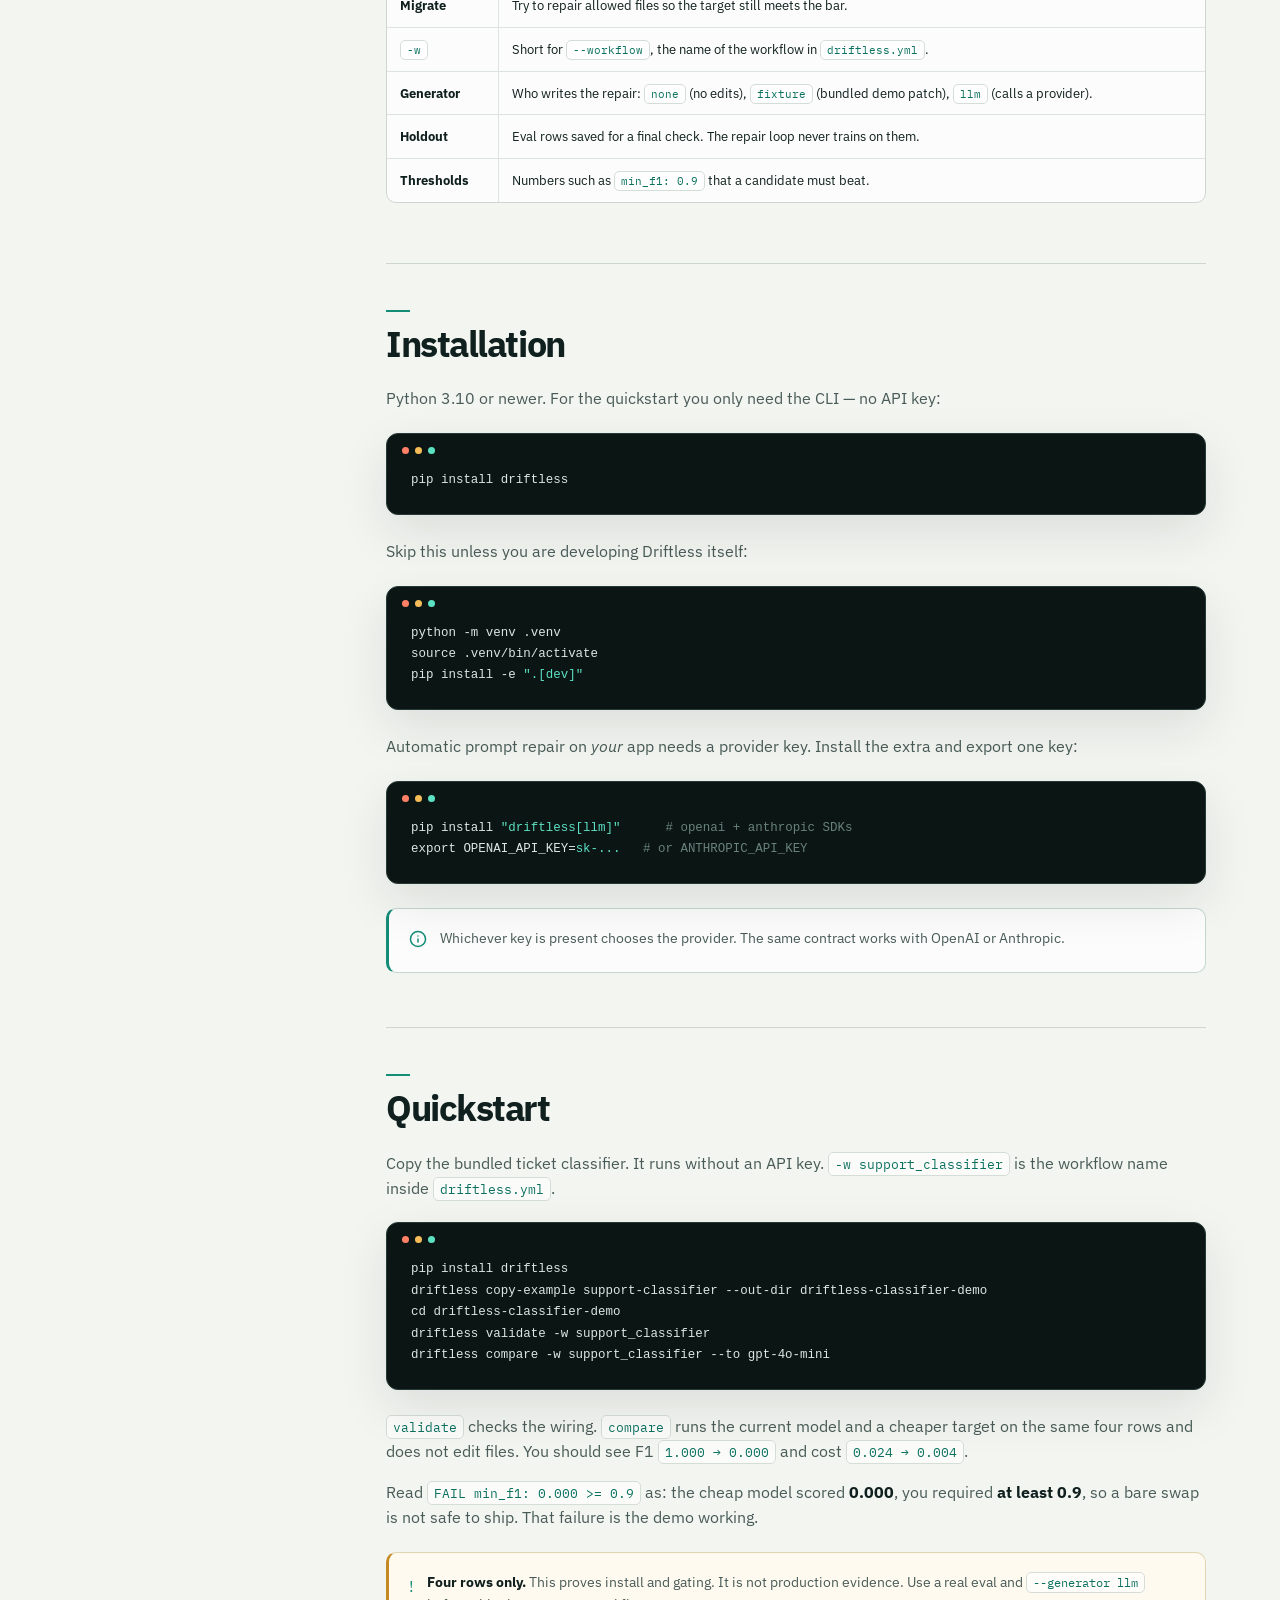
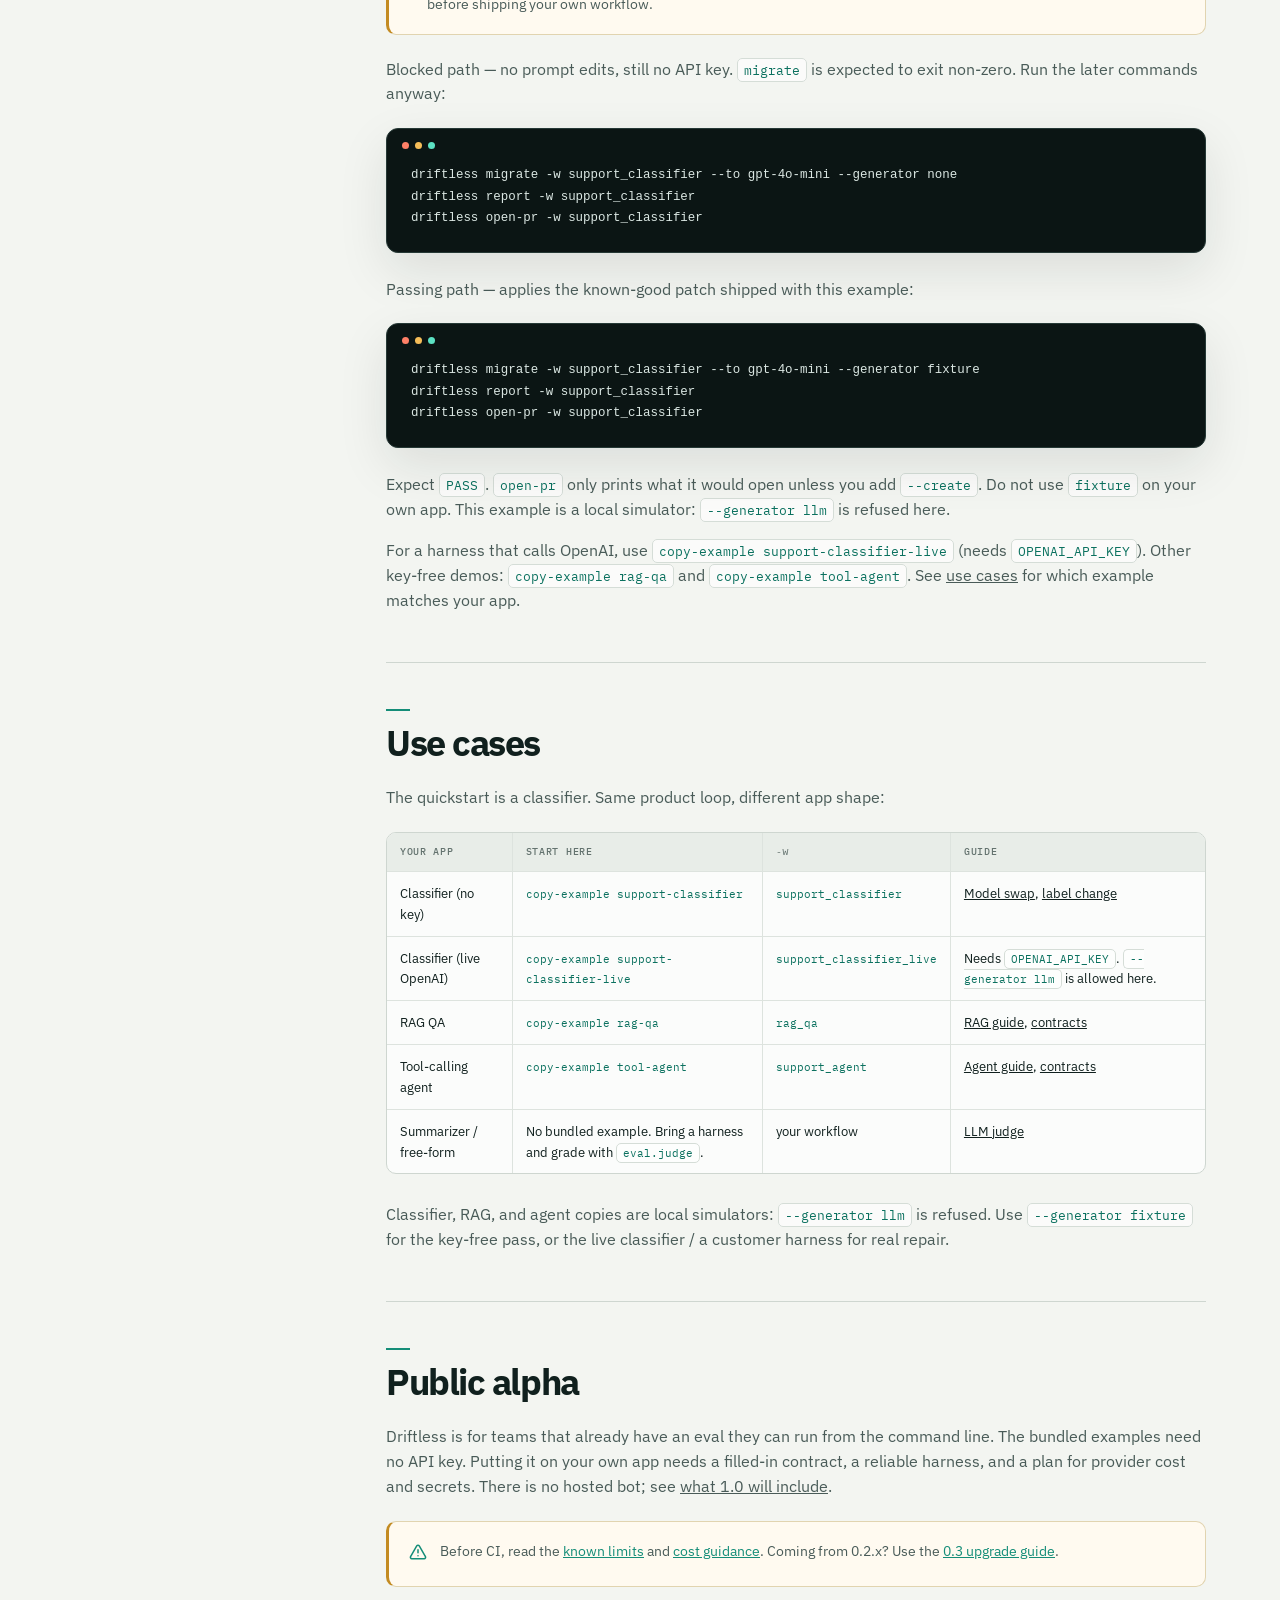
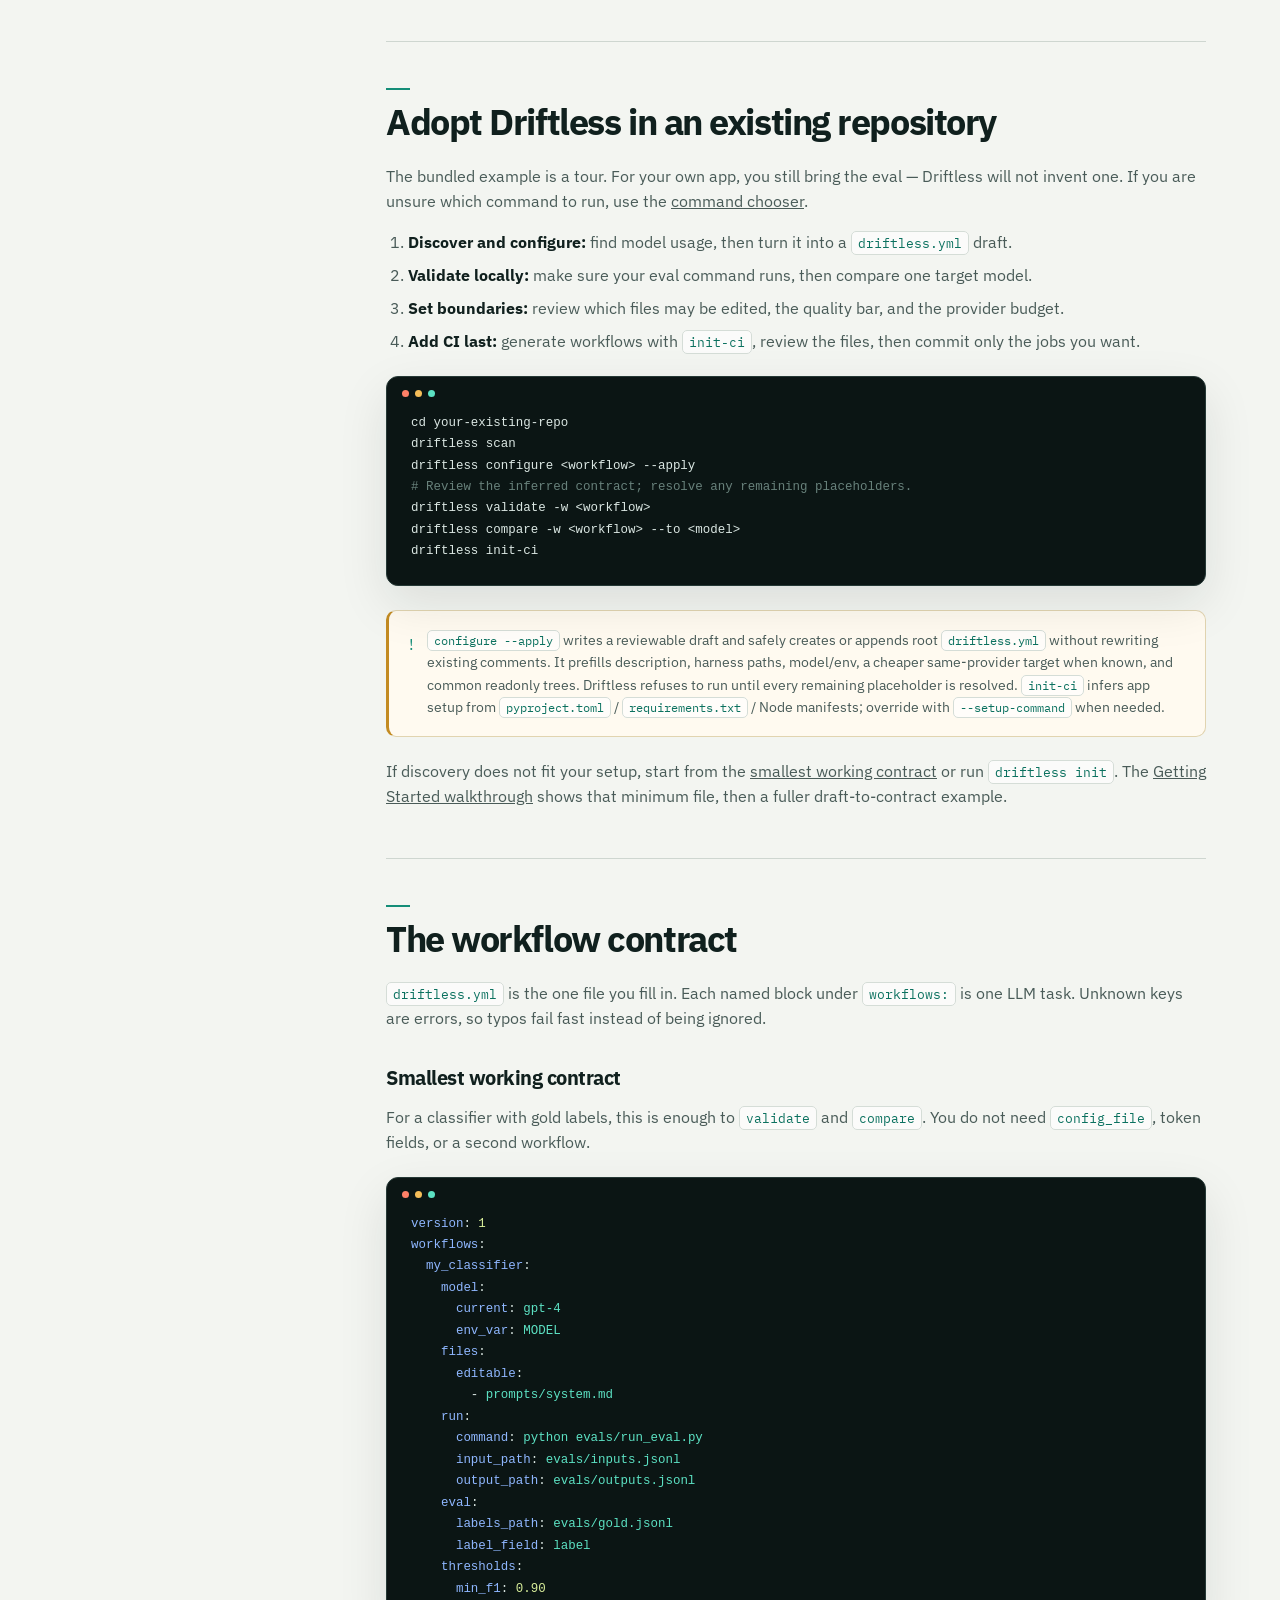
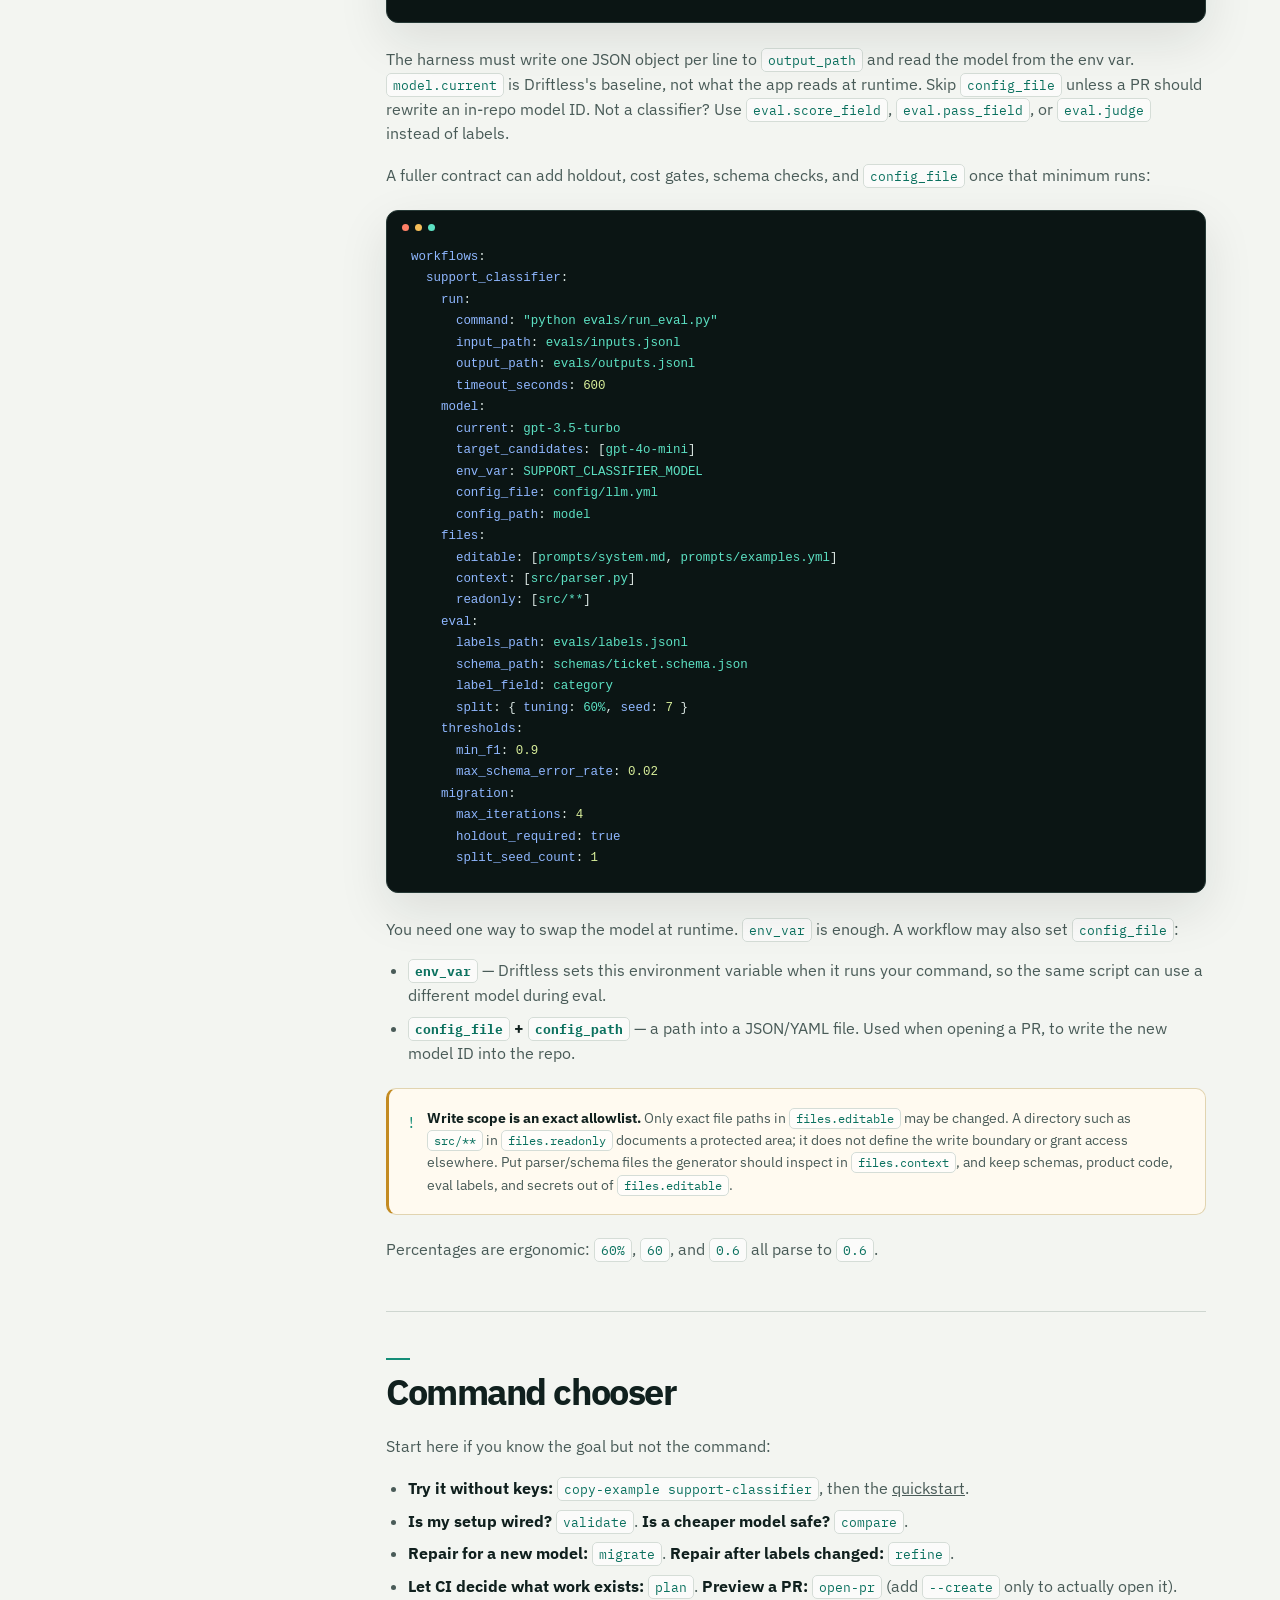
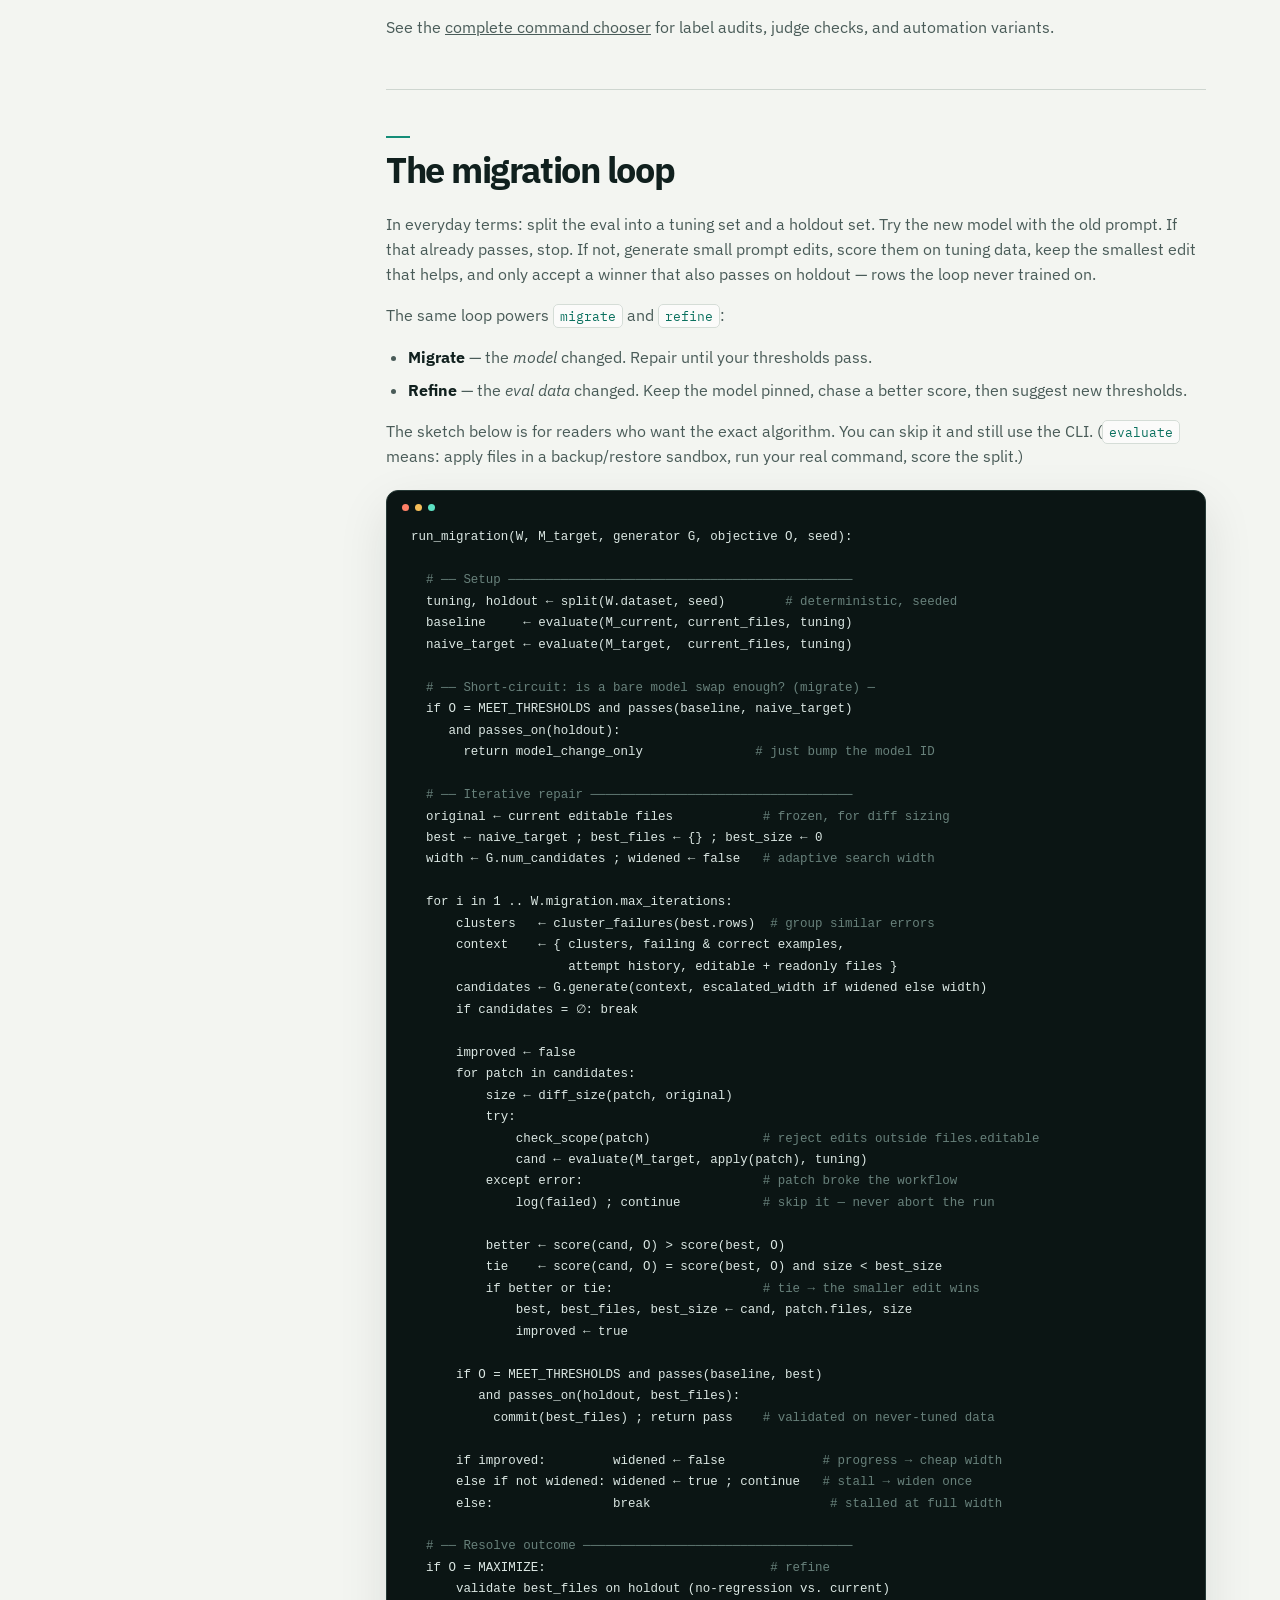
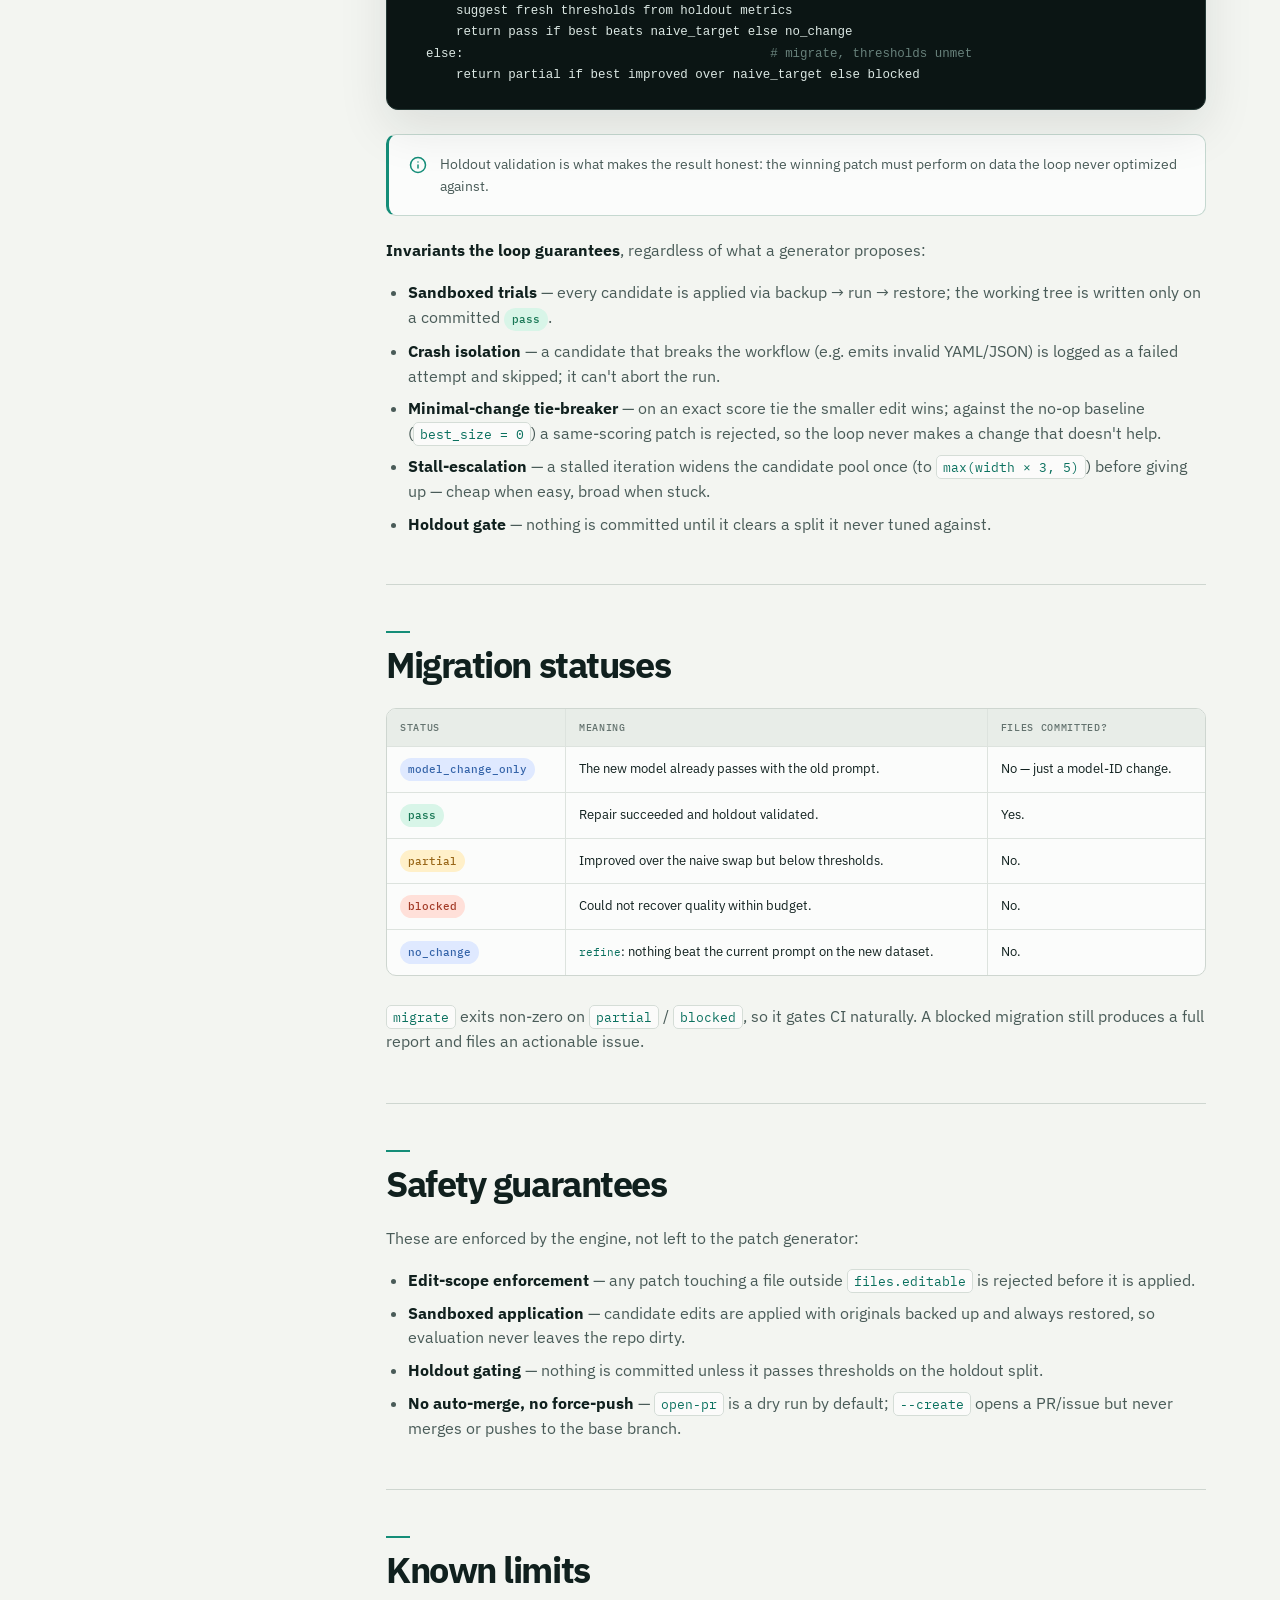
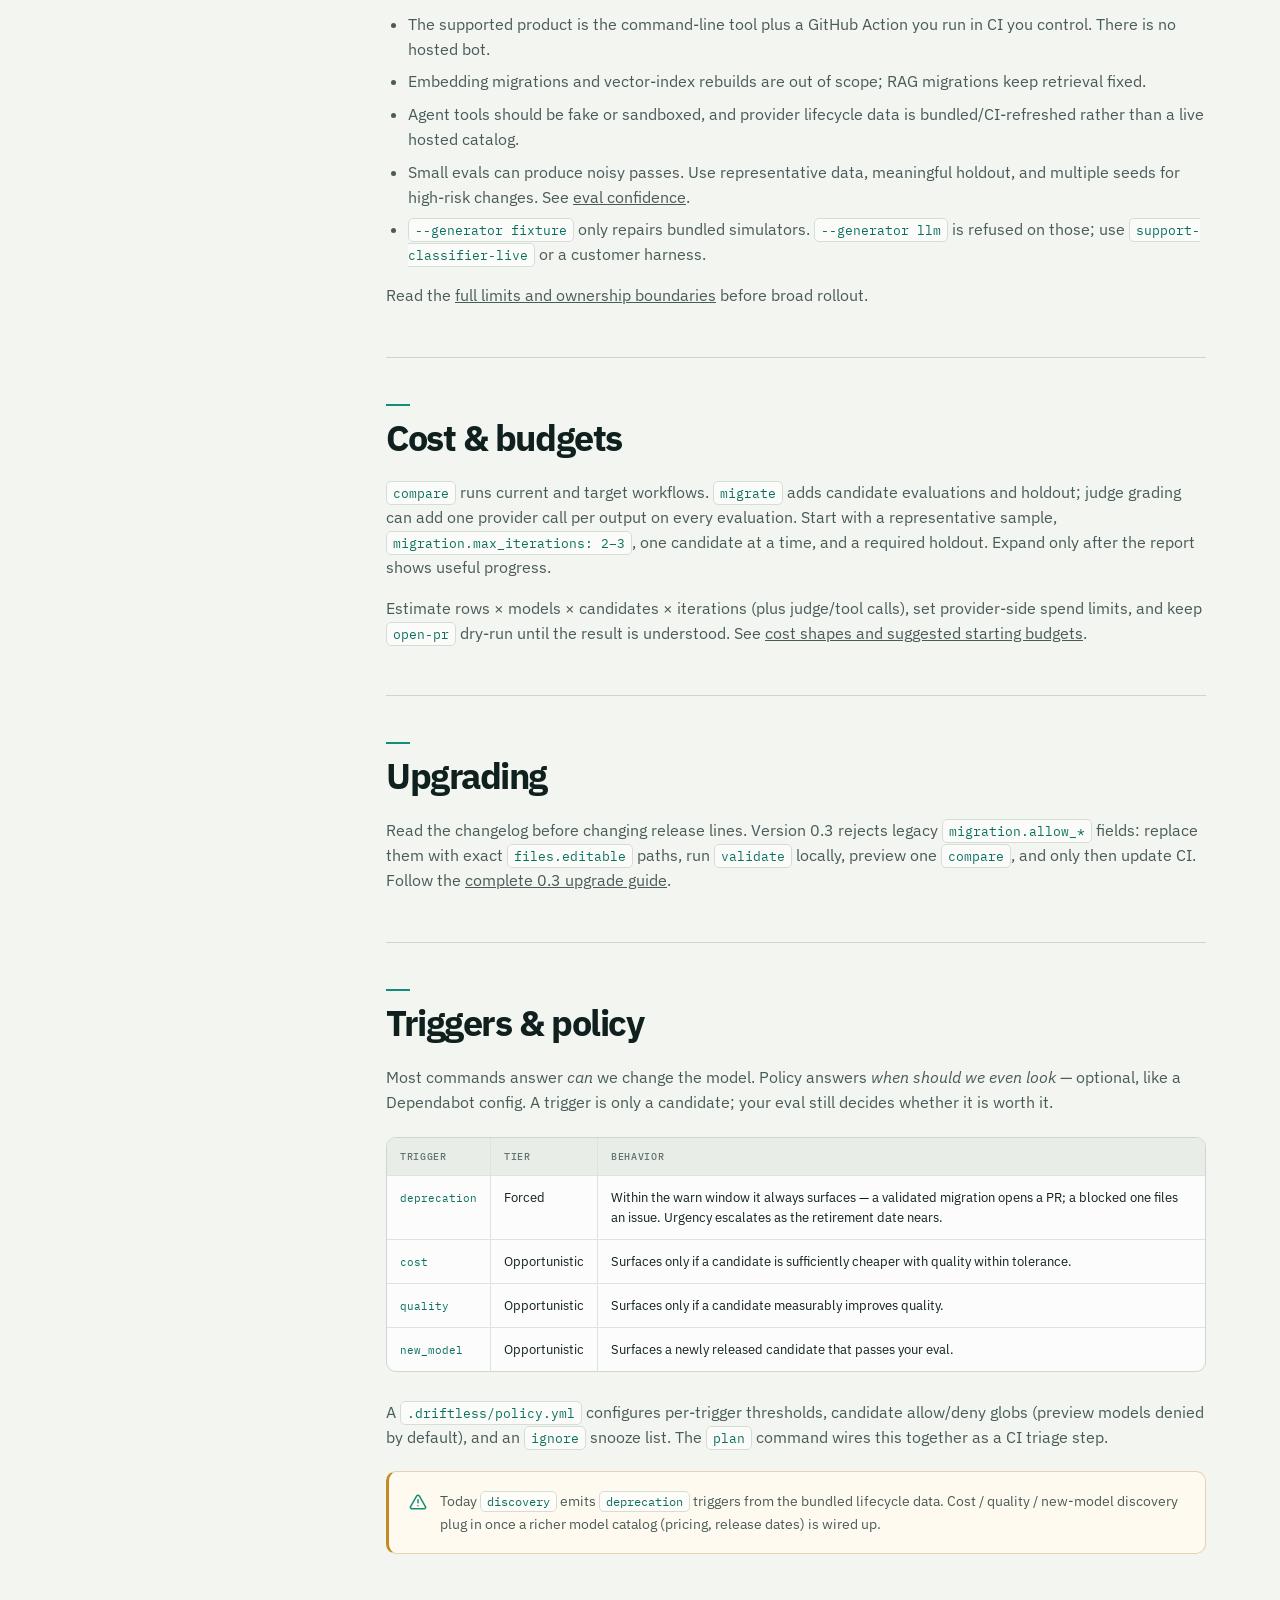
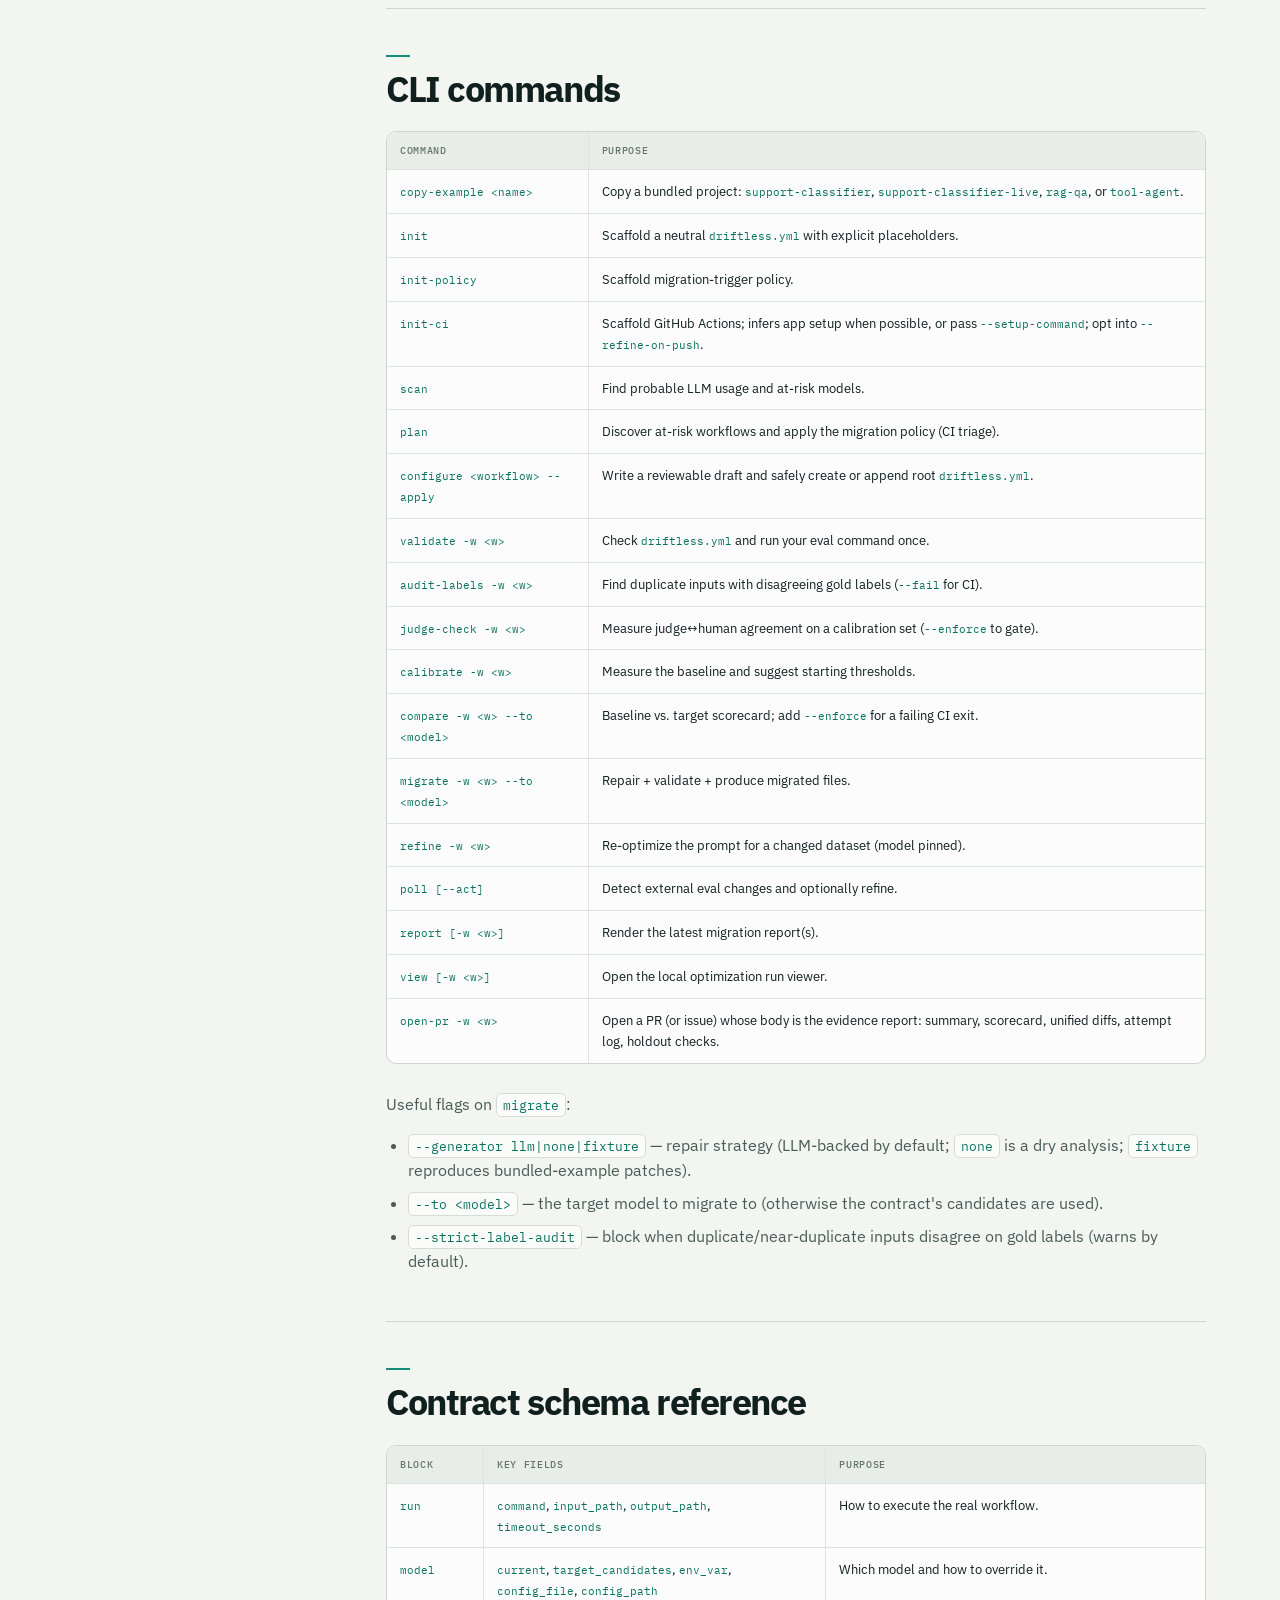
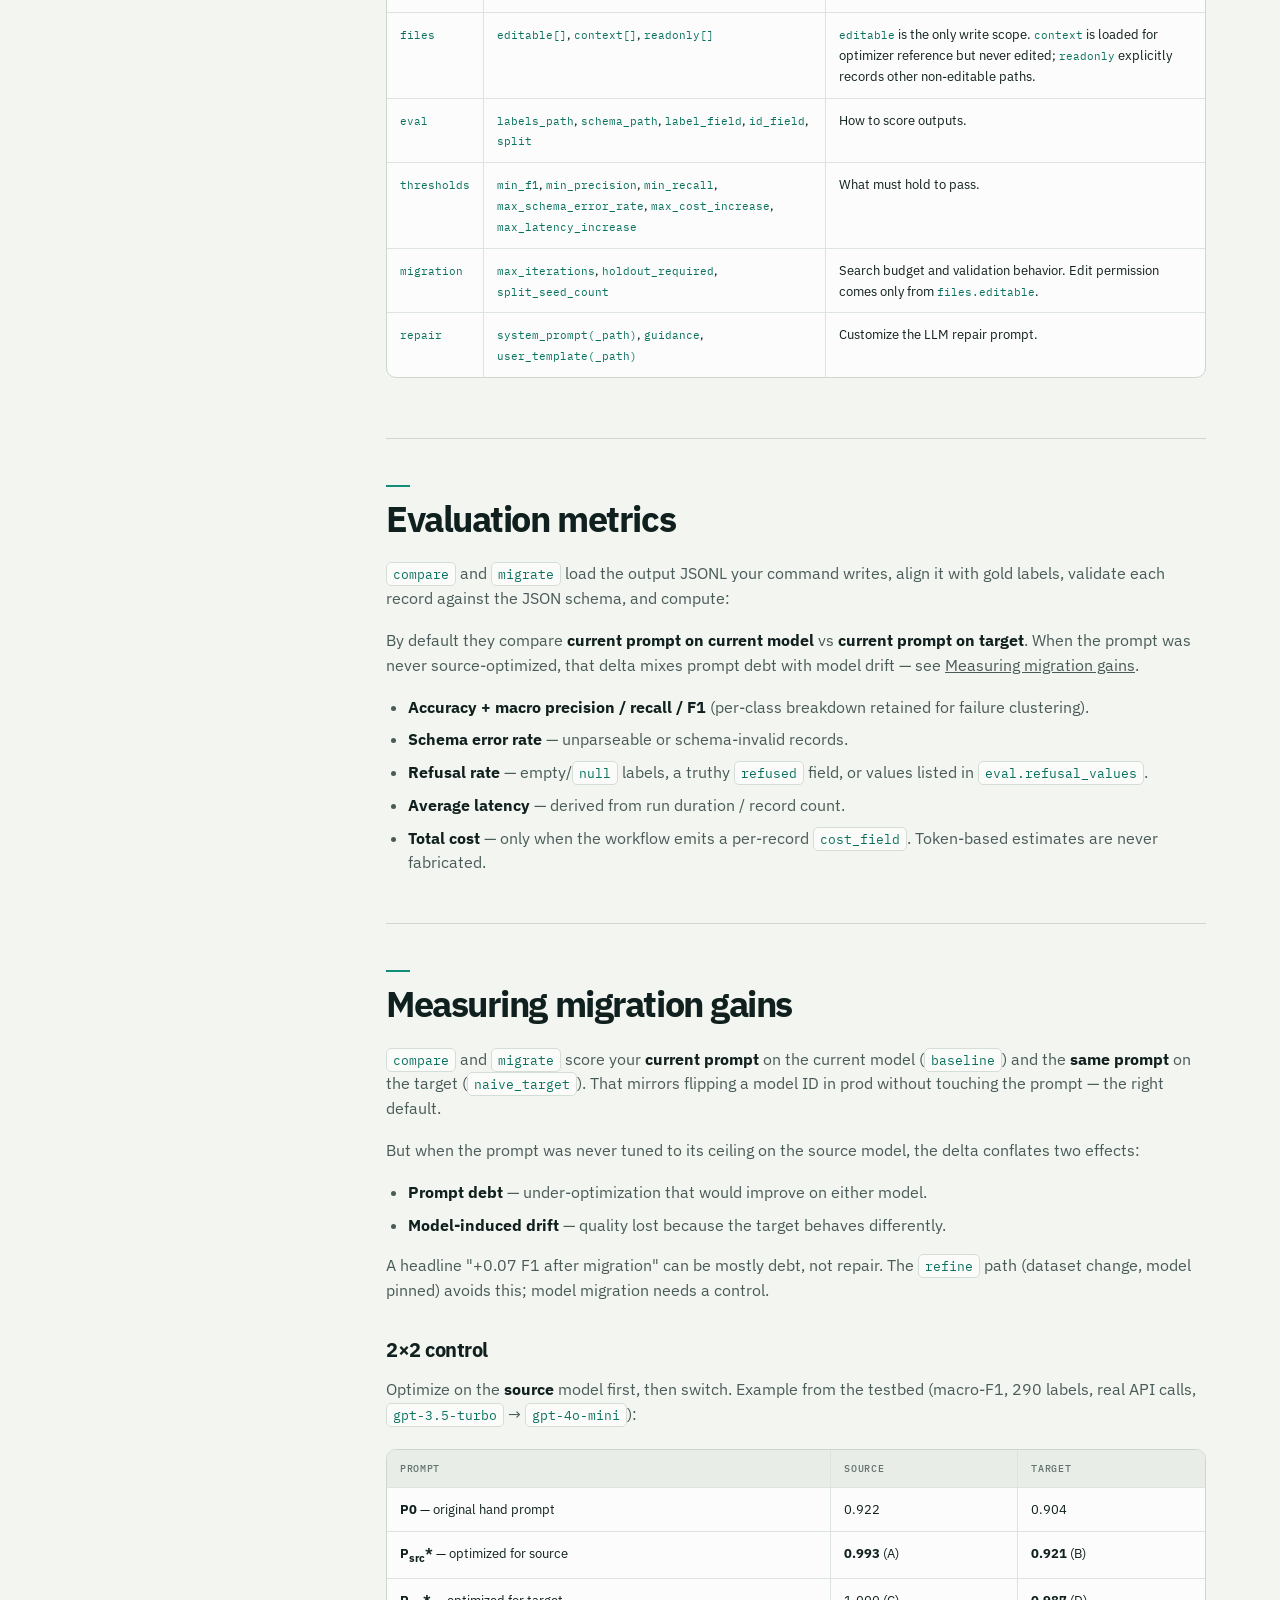
<file: site/docs.html>
<!DOCTYPE html>
<html lang="en">
<head>
<meta charset="UTF-8" />
<meta name="viewport" content="width=device-width, initial-scale=1.0" />
<title>Docs — driftless</title>
<meta name="description" content="Documentation for driftless: install, the workflow contract, the migration loop, CLI reference, policy, and the GitHub Action." />
<link rel="preconnect" href="https://fonts.googleapis.com" />
<link rel="preconnect" href="https://fonts.gstatic.com" crossorigin />
<link href="https://fonts.googleapis.com/css2?family=IBM+Plex+Mono:wght@400;500&family=IBM+Plex+Sans:wght@400;500;600;700&display=swap" rel="stylesheet" />
<link rel="stylesheet" href="assets/landing.css?v=v13" />
<link rel="stylesheet" href="assets/docs.css?v=v1" />
<link rel="icon" href="assets/logo.svg" type="image/svg+xml" />
</head>
<body class="landing docs-page">
<a class="skip-link" href="#main-content">Skip to content</a>

<!-- NAV -->
<header class="site-header" id="nav">
  <div class="nav-shell">
    <a class="wordmark" href="index.html" aria-label="Driftless home">
      <span class="wordmark-icon" aria-hidden="true">
        <svg viewBox="0 0 32 32" fill="none">
          <circle cx="16" cy="8.2" r="2.65" stroke="currentColor" stroke-width="2.2"/>
          <path d="M16 10.9v10.8" stroke="currentColor" stroke-width="2.2" stroke-linecap="round"/>
          <path d="M10.2 14.4h11.6" stroke="currentColor" stroke-width="2.2" stroke-linecap="round"/>
          <path d="M7 18.4l1.7 2.3c0 4.8 3.2 7.5 7.3 7.5s7.3-2.7 7.3-7.5l1.7-2.3" stroke="currentColor" stroke-width="2.2" stroke-linecap="round" stroke-linejoin="round"/>
        </svg>
      </span>
      <span>driftless</span>
    </a>

    <nav class="landing-links" id="primaryNav" aria-label="Primary navigation">
      <a href="index.html#product">Product</a>
      <a href="index.html#workflow">How it works</a>
      <a class="active" href="docs.html">Docs</a>
      <a href="blog/index.html">Blog</a>
      <a class="mobile-nav-action" href="https://github.com/driftless-dev/driftless">GitHub</a>
      <a class="mobile-nav-action" href="#quickstart">Get started</a>
    </nav>

    <div class="nav-actions">
      <a class="github-link" href="https://github.com/driftless-dev/driftless" target="_blank" rel="noopener">GitHub</a>
      <a class="button button-small button-primary" href="#quickstart">Get started</a>
    </div>

    <button class="landing-menu" id="navToggle" type="button" aria-label="Toggle navigation" aria-controls="primaryNav" aria-expanded="false">
      <span></span><span></span>
    </button>
  </div>
</header>

<div class="container">
  <div class="docs-layout">

    <!-- SIDEBAR -->
    <aside class="docs-sidebar" id="sidebar">
      <h5>Getting started</h5>
      <a href="#intro">What Driftless does</a>
      <a href="#words">Words you'll see</a>
      <a href="#install">Installation</a>
      <a href="#quickstart">Quickstart</a>
      <a href="#use-cases">Use cases</a>
      <a href="#adoption">Adopt in your repository</a>
      <a href="#contract">The workflow contract</a>
      <a href="#minimum-contract">Smallest working contract</a>
      <a href="#public-alpha">Public alpha</a>

      <h5>Concepts</h5>
      <a href="#command-chooser">Command chooser</a>
      <a href="#loop">The migration loop</a>
      <a href="#statuses">Migration statuses</a>
      <a href="#safety">Safety guarantees</a>
      <a href="#policy">Triggers &amp; policy</a>

      <h5>Reference</h5>
      <a href="#cli">CLI commands</a>
      <a href="#schema">Contract schema</a>
      <a href="#metrics">Evaluation metrics</a>

      <h5>Guides</h5>
      <a href="runs.html">Run viewer</a>
      <a href="#limits">Known limits</a>
      <a href="#costs">Cost &amp; budgets</a>
      <a href="#upgrading">Upgrading</a>
      <a href="#measuring">Measuring migration gains</a>
      <a href="#repair">Repair &amp; generators</a>
      <a href="#github">GitHub Action</a>
    </aside>

    <!-- CONTENT -->
    <main class="docs-content" id="main-content">
      <header class="doc-hero">
        <p class="doc-kicker">Public alpha · CLI + GitHub Action</p>
        <h1>Keep every LLM workflow <em>in sync.</em></h1>
        <p class="doc-lede">When a model or eval dataset changes, Driftless runs <em>your</em> test command, repairs only the files you allow, and opens a pull request with evidence — or blocks the change if quality drops.</p>
        <div class="doc-hero-actions">
          <a class="button button-primary" href="#quickstart">Run the quickstart <span aria-hidden="true">→</span></a>
          <a class="doc-text-link" href="#words">Words you'll see</a>
        </div>
      </header>

      <!-- INTRO -->
      <section id="intro">
        <h2>What Driftless does</h2>
        <p>Providers retire models. Teams change gold labels. A cheaper model looks tempting. In each case, swapping an ID is rarely enough: the prompt that worked yesterday often fails today, and you need <strong>numbers</strong> before you ship.</p>
        <p>Driftless is a command-line tool (the GitHub Action just runs the same commands). You describe the task once in a <code class="inline">driftless.yml</code> file. Driftless then:</p>
        <ol>
          <li>Runs your existing eval command under the old model and the new one.</li>
          <li>Repairs only the files you list as editable (usually prompts).</li>
          <li>Checks the winner on holdout rows it did not tune on.</li>
          <li>Prints a report and can open a PR — or an issue if the bar is not met.</li>
        </ol>
        <p>You own the eval, the quality bar, and the credentials. Driftless orchestrates the loop. It does not reimplement your parser, retrieval, or tools.</p>
        <div class="callout good">
          <span class="ci"><svg width="18" height="18" viewBox="0 0 24 24" fill="none" stroke="currentColor" stroke-width="2"><path d="M12 2l3 7h7l-5.5 4.5L18 21l-6-4-6 4 1.5-7.5L2 9h7z" stroke-linejoin="round"/></svg></span>
          <p><strong>If you know Poetry and Dependabot:</strong> <code class="inline">driftless.yml</code> is the manifest (model + eval dataset), the prompt is the lockfile, and delivery is a gated PR. LLM behavior is empirical, so Driftless scores candidates on your eval instead of resolving versions.</p>
        </div>
      </section>

      <section id="words">
        <h2>Words you'll see</h2>
        <table class="doc-table">
          <thead><tr><th>Term</th><th>Meaning</th></tr></thead>
          <tbody>
            <tr><td><strong>Workflow</strong></td><td>One LLM task in the repo (a classifier, a RAG answerer, an agent).</td></tr>
            <tr><td><strong>Contract</strong></td><td>The <code class="inline">driftless.yml</code> file: how to run the task, what may be edited, what “good” means.</td></tr>
            <tr><td><strong>Harness</strong></td><td>Your command (<code class="inline">run.command</code>) that writes one JSON object per line.</td></tr>
            <tr><td><strong>Compare</strong></td><td>Score current vs target model. No file edits.</td></tr>
            <tr><td><strong>Migrate</strong></td><td>Try to repair allowed files so the target still meets the bar.</td></tr>
            <tr><td><code class="inline">-w</code></td><td>Short for <code class="inline">--workflow</code>, the name of the workflow in <code class="inline">driftless.yml</code>.</td></tr>
            <tr><td><strong>Generator</strong></td><td>Who writes the repair: <code class="inline">none</code> (no edits), <code class="inline">fixture</code> (bundled demo patch), <code class="inline">llm</code> (calls a provider).</td></tr>
            <tr><td><strong>Holdout</strong></td><td>Eval rows saved for a final check. The repair loop never trains on them.</td></tr>
            <tr><td><strong>Thresholds</strong></td><td>Numbers such as <code class="inline">min_f1: 0.9</code> that a candidate must beat.</td></tr>
          </tbody>
        </table>
      </section>

      <!-- INSTALL -->
      <section id="install">
        <h2>Installation</h2>
        <p>Python 3.10 or newer. For the quickstart you only need the CLI — no API key:</p>
<pre class="has-copy"><button class="copy-btn">copy</button><code>pip install driftless</code></pre>
        <p>Skip this unless you are developing Driftless itself:</p>
<pre class="has-copy"><button class="copy-btn">copy</button><code>python -m venv .venv
source .venv/bin/activate
pip install -e <span class="tok-s">".[dev]"</span></code></pre>
        <p>Automatic prompt repair on <em>your</em> app needs a provider key. Install the extra and export one key:</p>
<pre class="has-copy"><button class="copy-btn">copy</button><code>pip install <span class="tok-s">"driftless[llm]"</span>      <span class="tok-c"># openai + anthropic SDKs</span>
export OPENAI_API_KEY=<span class="tok-s">sk-...</span>   <span class="tok-c"># or ANTHROPIC_API_KEY</span></code></pre>
        <div class="callout">
          <span class="ci"><svg width="18" height="18" viewBox="0 0 24 24" fill="none" stroke="currentColor" stroke-width="2"><circle cx="12" cy="12" r="10"/><path d="M12 16v-4M12 8h.01" stroke-linecap="round"/></svg></span>
          <p>Whichever key is present chooses the provider. The same contract works with OpenAI or Anthropic.</p>
        </div>
      </section>

      <!-- QUICKSTART -->
      <section id="quickstart">
        <h2>Quickstart</h2>
        <p>Copy the bundled ticket classifier. It runs without an API key. <code class="inline">-w support_classifier</code> is the workflow name inside <code class="inline">driftless.yml</code>.</p>
<pre class="has-copy"><button class="copy-btn">copy</button><code>pip install driftless
driftless copy-example support-classifier --out-dir driftless-classifier-demo
cd driftless-classifier-demo
driftless validate -w support_classifier
driftless compare -w support_classifier --to gpt-4o-mini</code></pre>
        <p><code class="inline">validate</code> checks the wiring. <code class="inline">compare</code> runs the current model and a cheaper target on the same four rows and does not edit files. You should see F1 <code class="inline">1.000 → 0.000</code> and cost <code class="inline">0.024 → 0.004</code>.</p>
        <p>Read <code class="inline">FAIL min_f1: 0.000 &gt;= 0.9</code> as: the cheap model scored <strong>0.000</strong>, you required <strong>at least 0.9</strong>, so a bare swap is not safe to ship. That failure is the demo working.</p>
        <div class="callout warn">
          <span class="ci" aria-hidden="true">!</span>
          <p><strong>Four rows only.</strong> This proves install and gating. It is not production evidence. Use a real eval and <code class="inline">--generator llm</code> before shipping your own workflow.</p>
        </div>
        <p>Blocked path — no prompt edits, still no API key. <code class="inline">migrate</code> is expected to exit non-zero. Run the later commands anyway:</p>
<pre class="has-copy"><button class="copy-btn">copy</button><code>driftless migrate -w support_classifier --to gpt-4o-mini --generator none
driftless report -w support_classifier
driftless open-pr -w support_classifier</code></pre>
        <p>Passing path — applies the known-good patch shipped with this example:</p>
<pre class="has-copy"><button class="copy-btn">copy</button><code>driftless migrate -w support_classifier --to gpt-4o-mini --generator fixture
driftless report -w support_classifier
driftless open-pr -w support_classifier</code></pre>
        <p>Expect <code class="inline">PASS</code>. <code class="inline">open-pr</code> only prints what it would open unless you add <code class="inline">--create</code>. Do not use <code class="inline">fixture</code> on your own app. This example is a local simulator: <code class="inline">--generator llm</code> is refused here.</p>
        <p>For a harness that calls OpenAI, use <code class="inline">copy-example support-classifier-live</code> (needs <code class="inline">OPENAI_API_KEY</code>). Other key-free demos: <code class="inline">copy-example rag-qa</code> and <code class="inline">copy-example tool-agent</code>. See <a href="#use-cases">use cases</a> for which example matches your app.</p>
      </section>

      <section id="use-cases">
        <h2>Use cases</h2>
        <p>The quickstart is a classifier. Same product loop, different app shape:</p>
        <table class="doc-table">
          <thead><tr><th>Your app</th><th>Start here</th><th><code>-w</code></th><th>Guide</th></tr></thead>
          <tbody>
            <tr>
              <td>Classifier (no key)</td>
              <td><code>copy-example support-classifier</code></td>
              <td><code>support_classifier</code></td>
              <td><a href="blog/01-model-swap-is-not-a-migration.html">Model swap</a>, <a href="blog/02-when-labels-move-refine-not-remodel.html">label change</a></td>
            </tr>
            <tr>
              <td>Classifier (live OpenAI)</td>
              <td><code>copy-example support-classifier-live</code></td>
              <td><code>support_classifier_live</code></td>
              <td>Needs <code class="inline">OPENAI_API_KEY</code>. <code class="inline">--generator llm</code> is allowed here.</td>
            </tr>
            <tr>
              <td>RAG QA</td>
              <td><code>copy-example rag-qa</code></td>
              <td><code>rag_qa</code></td>
              <td><a href="blog/07-rag-prompts-drift-too.html">RAG guide</a>, <a href="https://github.com/driftless-dev/driftless/blob/main/docs/rag-and-agents.md">contracts</a></td>
            </tr>
            <tr>
              <td>Tool-calling agent</td>
              <td><code>copy-example tool-agent</code></td>
              <td><code>support_agent</code></td>
              <td><a href="blog/08-agent-tool-selection-drift.html">Agent guide</a>, <a href="https://github.com/driftless-dev/driftless/blob/main/docs/rag-and-agents.md">contracts</a></td>
            </tr>
            <tr>
              <td>Summarizer / free-form</td>
              <td>No bundled example. Bring a harness and grade with <code class="inline">eval.judge</code>.</td>
              <td>your workflow</td>
              <td><a href="blog/06-trust-your-llm-judge.html">LLM judge</a></td>
            </tr>
          </tbody>
        </table>
        <p>Classifier, RAG, and agent copies are local simulators: <code class="inline">--generator llm</code> is refused. Use <code class="inline">--generator fixture</code> for the key-free pass, or the live classifier / a customer harness for real repair.</p>
      </section>

      <section id="public-alpha">
        <h2>Public alpha</h2>
        <p>Driftless is for teams that already have an eval they can run from the command line. The bundled examples need no API key. Putting it on your own app needs a filled-in contract, a reliable harness, and a plan for provider cost and secrets. There is no hosted bot; see <a href="https://github.com/driftless-dev/driftless/blob/main/docs/GA.md">what 1.0 will include</a>.</p>
        <div class="callout warn">
          <span class="ci"><svg width="18" height="18" viewBox="0 0 24 24" fill="none" stroke="currentColor" stroke-width="2"><path d="M10.3 3.9l-8 13.8A2 2 0 004 21h16a2 2 0 001.7-3.3l-8-13.8a2 2 0 00-3.4 0z M12 9v4M12 17h.01" stroke-linecap="round" stroke-linejoin="round"/></svg></span>
          <p>Before CI, read the <a href="https://github.com/driftless-dev/driftless/blob/main/docs/LIMITS.md">known limits</a> and <a href="https://github.com/driftless-dev/driftless/blob/main/docs/COST_AND_BUDGETS.md">cost guidance</a>. Coming from 0.2.x? Use the <a href="https://github.com/driftless-dev/driftless/blob/main/docs/UPGRADING.md">0.3 upgrade guide</a>.</p>
        </div>
      </section>

      <!-- ADOPTION -->
      <section id="adoption">
        <h2>Adopt Driftless in an existing repository</h2>
        <p>The bundled example is a tour. For your own app, you still bring the eval — Driftless will not invent one. If you are unsure which command to run, use the <a href="https://github.com/driftless-dev/driftless/blob/main/docs/COMMAND_CHOOSER.md">command chooser</a>.</p>
        <ol>
          <li><strong>Discover and configure:</strong> find model usage, then turn it into a <code class="inline">driftless.yml</code> draft.</li>
          <li><strong>Validate locally:</strong> make sure your eval command runs, then compare one target model.</li>
          <li><strong>Set boundaries:</strong> review which files may be edited, the quality bar, and the provider budget.</li>
          <li><strong>Add CI last:</strong> generate workflows with <code class="inline">init-ci</code>, review the files, then commit only the jobs you want.</li>
        </ol>
<pre class="has-copy"><button class="copy-btn">copy</button><code>cd your-existing-repo
driftless scan
driftless configure &lt;workflow&gt; --apply
<span class="tok-c"># Review the inferred contract; resolve any remaining placeholders.</span>
driftless validate -w &lt;workflow&gt;
driftless compare -w &lt;workflow&gt; --to &lt;model&gt;
driftless init-ci</code></pre>
        <div class="callout warn">
          <span class="ci" aria-hidden="true">!</span>
          <p><code class="inline">configure --apply</code> writes a reviewable draft and safely creates or appends root <code class="inline">driftless.yml</code> without rewriting existing comments. It prefills description, harness paths, model/env, a cheaper same-provider target when known, and common readonly trees. Driftless refuses to run until every remaining placeholder is resolved. <code class="inline">init-ci</code> infers app setup from <code class="inline">pyproject.toml</code> / <code class="inline">requirements.txt</code> / Node manifests; override with <code class="inline">--setup-command</code> when needed.</p>
        </div>
        <p>If discovery does not fit your setup, start from the <a href="#minimum-contract">smallest working contract</a> or run <code class="inline">driftless init</code>. The <a href="https://github.com/driftless-dev/driftless/blob/main/docs/GETTING_STARTED.md#smallest-working-contract">Getting Started walkthrough</a> shows that minimum file, then a fuller draft-to-contract example.</p>
      </section>

      <!-- CONTRACT -->
      <section id="contract">
        <h2>The workflow contract</h2>
        <p><code class="inline">driftless.yml</code> is the one file you fill in. Each named block under <code class="inline">workflows:</code> is one LLM task. Unknown keys are errors, so typos fail fast instead of being ignored.</p>
        <h3 id="minimum-contract">Smallest working contract</h3>
        <p>For a classifier with gold labels, this is enough to <code class="inline">validate</code> and <code class="inline">compare</code>. You do not need <code class="inline">config_file</code>, token fields, or a second workflow.</p>
<pre class="has-copy"><button class="copy-btn">copy</button><code><span class="tok-k">version</span>: <span class="tok-p">1</span>
<span class="tok-k">workflows</span>:
  <span class="tok-k">my_classifier</span>:
    <span class="tok-k">model</span>:
      <span class="tok-k">current</span>: <span class="tok-s">gpt-4</span>
      <span class="tok-k">env_var</span>: <span class="tok-s">MODEL</span>
    <span class="tok-k">files</span>:
      <span class="tok-k">editable</span>:
        - <span class="tok-s">prompts/system.md</span>
    <span class="tok-k">run</span>:
      <span class="tok-k">command</span>: <span class="tok-s">python evals/run_eval.py</span>
      <span class="tok-k">input_path</span>: <span class="tok-s">evals/inputs.jsonl</span>
      <span class="tok-k">output_path</span>: <span class="tok-s">evals/outputs.jsonl</span>
    <span class="tok-k">eval</span>:
      <span class="tok-k">labels_path</span>: <span class="tok-s">evals/gold.jsonl</span>
      <span class="tok-k">label_field</span>: <span class="tok-s">label</span>
    <span class="tok-k">thresholds</span>:
      <span class="tok-k">min_f1</span>: <span class="tok-p">0.90</span></code></pre>
        <p>The harness must write one JSON object per line to <code class="inline">output_path</code> and read the model from the env var. <code class="inline">model.current</code> is Driftless's baseline, not what the app reads at runtime. Skip <code class="inline">config_file</code> unless a PR should rewrite an in-repo model ID. Not a classifier? Use <code class="inline">eval.score_field</code>, <code class="inline">eval.pass_field</code>, or <code class="inline">eval.judge</code> instead of labels.</p>
        <p>A fuller contract can add holdout, cost gates, schema checks, and <code class="inline">config_file</code> once that minimum runs:</p>
<pre class="has-copy"><button class="copy-btn">copy</button><code><span class="tok-k">workflows</span>:
  <span class="tok-k">support_classifier</span>:
    <span class="tok-k">run</span>:
      <span class="tok-k">command</span>: <span class="tok-s">"python evals/run_eval.py"</span>
      <span class="tok-k">input_path</span>: <span class="tok-s">evals/inputs.jsonl</span>
      <span class="tok-k">output_path</span>: <span class="tok-s">evals/outputs.jsonl</span>
      <span class="tok-k">timeout_seconds</span>: <span class="tok-p">600</span>
    <span class="tok-k">model</span>:
      <span class="tok-k">current</span>: <span class="tok-s">gpt-3.5-turbo</span>
      <span class="tok-k">target_candidates</span>: [<span class="tok-s">gpt-4o-mini</span>]
      <span class="tok-k">env_var</span>: <span class="tok-s">SUPPORT_CLASSIFIER_MODEL</span>
      <span class="tok-k">config_file</span>: <span class="tok-s">config/llm.yml</span>
      <span class="tok-k">config_path</span>: <span class="tok-s">model</span>
    <span class="tok-k">files</span>:
      <span class="tok-k">editable</span>: [<span class="tok-s">prompts/system.md</span>, <span class="tok-s">prompts/examples.yml</span>]
      <span class="tok-k">context</span>: [<span class="tok-s">src/parser.py</span>]
      <span class="tok-k">readonly</span>: [<span class="tok-s">src/**</span>]
    <span class="tok-k">eval</span>:
      <span class="tok-k">labels_path</span>: <span class="tok-s">evals/labels.jsonl</span>
      <span class="tok-k">schema_path</span>: <span class="tok-s">schemas/ticket.schema.json</span>
      <span class="tok-k">label_field</span>: <span class="tok-s">category</span>
      <span class="tok-k">split</span>: { <span class="tok-k">tuning</span>: <span class="tok-s">60%</span>, <span class="tok-k">seed</span>: <span class="tok-p">7</span> }
    <span class="tok-k">thresholds</span>:
      <span class="tok-k">min_f1</span>: <span class="tok-p">0.9</span>
      <span class="tok-k">max_schema_error_rate</span>: <span class="tok-p">0.02</span>
    <span class="tok-k">migration</span>:
      <span class="tok-k">max_iterations</span>: <span class="tok-p">4</span>
      <span class="tok-k">holdout_required</span>: <span class="tok-k">true</span>
      <span class="tok-k">split_seed_count</span>: <span class="tok-p">1</span></code></pre>
        <p>You need one way to swap the model at runtime. <code class="inline">env_var</code> is enough. A workflow may also set <code class="inline">config_file</code>:</p>
        <ul>
          <li><strong><code class="inline">env_var</code></strong> — Driftless sets this environment variable when it runs your command, so the same script can use a different model during eval.</li>
          <li><strong><code class="inline">config_file</code> + <code class="inline">config_path</code></strong> — a path into a JSON/YAML file. Used when opening a PR, to write the new model ID into the repo.</li>
        </ul>
        <div class="callout warn">
          <span class="ci" aria-hidden="true">!</span>
          <p><strong>Write scope is an exact allowlist.</strong> Only exact file paths in <code class="inline">files.editable</code> may be changed. A directory such as <code class="inline">src/**</code> in <code class="inline">files.readonly</code> documents a protected area; it does not define the write boundary or grant access elsewhere. Put parser/schema files the generator should inspect in <code class="inline">files.context</code>, and keep schemas, product code, eval labels, and secrets out of <code class="inline">files.editable</code>.</p>
        </div>
        <p>Percentages are ergonomic: <code class="inline">60%</code>, <code class="inline">60</code>, and <code class="inline">0.6</code> all parse to <code class="inline">0.6</code>.</p>
      </section>

      <section id="command-chooser">
        <h2>Command chooser</h2>
        <p>Start here if you know the goal but not the command:</p>
        <ul>
          <li><strong>Try it without keys:</strong> <code class="inline">copy-example support-classifier</code>, then the <a href="#quickstart">quickstart</a>.</li>
          <li><strong>Is my setup wired?</strong> <code class="inline">validate</code>. <strong>Is a cheaper model safe?</strong> <code class="inline">compare</code>.</li>
          <li><strong>Repair for a new model:</strong> <code class="inline">migrate</code>. <strong>Repair after labels changed:</strong> <code class="inline">refine</code>.</li>
          <li><strong>Let CI decide what work exists:</strong> <code class="inline">plan</code>. <strong>Preview a PR:</strong> <code class="inline">open-pr</code> (add <code class="inline">--create</code> only to actually open it).</li>
        </ul>
        <p>See the <a href="https://github.com/driftless-dev/driftless/blob/main/docs/COMMAND_CHOOSER.md">complete command chooser</a> for label audits, judge checks, and automation variants.</p>
      </section>

      <!-- LOOP -->
      <section id="loop">
        <h2>The migration loop</h2>
        <p>In everyday terms: split the eval into a tuning set and a holdout set. Try the new model with the old prompt. If that already passes, stop. If not, generate small prompt edits, score them on tuning data, keep the smallest edit that helps, and only accept a winner that also passes on holdout — rows the loop never trained on.</p>
        <p>The same loop powers <code class="inline">migrate</code> and <code class="inline">refine</code>:</p>
        <ul>
          <li><strong>Migrate</strong> — the <em>model</em> changed. Repair until your thresholds pass.</li>
          <li><strong>Refine</strong> — the <em>eval data</em> changed. Keep the model pinned, chase a better score, then suggest new thresholds.</li>
        </ul>
        <p>The sketch below is for readers who want the exact algorithm. You can skip it and still use the CLI. (<code class="inline">evaluate</code> means: apply files in a backup/restore sandbox, run your real command, score the split.)</p>
<pre class="has-copy"><button class="copy-btn">copy</button><code>run_migration(W, M_target, generator G, objective O, seed):

  <span class="tok-c"># ── Setup ──────────────────────────────────────────────</span>
  tuning, holdout ← split(W.dataset, seed)        <span class="tok-c"># deterministic, seeded</span>
  baseline     ← evaluate(M_current, current_files, tuning)
  naive_target ← evaluate(M_target,  current_files, tuning)

  <span class="tok-c"># ── Short-circuit: is a bare model swap enough? (migrate) ─</span>
  if O = MEET_THRESHOLDS and passes(baseline, naive_target)
     and passes_on(holdout):
       return model_change_only               <span class="tok-c"># just bump the model ID</span>

  <span class="tok-c"># ── Iterative repair ───────────────────────────────────</span>
  original ← current editable files            <span class="tok-c"># frozen, for diff sizing</span>
  best ← naive_target ; best_files ← {} ; best_size ← 0
  width ← G.num_candidates ; widened ← false   <span class="tok-c"># adaptive search width</span>

  for i in 1 .. W.migration.max_iterations:
      clusters   ← cluster_failures(best.rows)  <span class="tok-c"># group similar errors</span>
      context    ← { clusters, failing &amp; correct examples,
                     attempt history, editable + readonly files }
      candidates ← G.generate(context, escalated_width if widened else width)
      if candidates = ∅: break

      improved ← false
      for patch in candidates:
          size ← diff_size(patch, original)
          try:
              check_scope(patch)               <span class="tok-c"># reject edits outside files.editable</span>
              cand ← evaluate(M_target, apply(patch), tuning)
          except error:                        <span class="tok-c"># patch broke the workflow</span>
              log(failed) ; continue           <span class="tok-c"># skip it — never abort the run</span>

          better ← score(cand, O) &gt; score(best, O)
          tie    ← score(cand, O) = score(best, O) and size &lt; best_size
          if better or tie:                    <span class="tok-c"># tie → the smaller edit wins</span>
              best, best_files, best_size ← cand, patch.files, size
              improved ← true

      if O = MEET_THRESHOLDS and passes(baseline, best)
         and passes_on(holdout, best_files):
           commit(best_files) ; return pass    <span class="tok-c"># validated on never-tuned data</span>

      if improved:         widened ← false             <span class="tok-c"># progress → cheap width</span>
      else if not widened: widened ← true ; continue   <span class="tok-c"># stall → widen once</span>
      else:                break                        <span class="tok-c"># stalled at full width</span>

  <span class="tok-c"># ── Resolve outcome ────────────────────────────────────</span>
  if O = MAXIMIZE:                              <span class="tok-c"># refine</span>
      validate best_files on holdout (no-regression vs. current)
      suggest fresh thresholds from holdout metrics
      return pass if best beats naive_target else no_change
  else:                                         <span class="tok-c"># migrate, thresholds unmet</span>
      return partial if best improved over naive_target else blocked</code></pre>
        <div class="callout">
          <span class="ci"><svg width="18" height="18" viewBox="0 0 24 24" fill="none" stroke="currentColor" stroke-width="2"><circle cx="12" cy="12" r="10"/><path d="M12 16v-4M12 8h.01" stroke-linecap="round"/></svg></span>
          <p>Holdout validation is what makes the result honest: the winning patch must perform on data the loop never optimized against.</p>
        </div>
        <p><strong>Invariants the loop guarantees</strong>, regardless of what a generator proposes:</p>
        <ul>
          <li><strong>Sandboxed trials</strong> — every candidate is applied via backup → run → restore; the working tree is written only on a committed <span class="status-tag pass">pass</span>.</li>
          <li><strong>Crash isolation</strong> — a candidate that breaks the workflow (e.g. emits invalid YAML/JSON) is logged as a failed attempt and skipped; it can't abort the run.</li>
          <li><strong>Minimal-change tie-breaker</strong> — on an exact score tie the smaller edit wins; against the no-op baseline (<code class="inline">best_size = 0</code>) a same-scoring patch is rejected, so the loop never makes a change that doesn't help.</li>
          <li><strong>Stall-escalation</strong> — a stalled iteration widens the candidate pool once (to <code class="inline">max(width × 3, 5)</code>) before giving up — cheap when easy, broad when stuck.</li>
          <li><strong>Holdout gate</strong> — nothing is committed until it clears a split it never tuned against.</li>
        </ul>
      </section>

      <!-- STATUSES -->
      <section id="statuses">
        <h2>Migration statuses</h2>
        <table class="doc-table">
          <thead><tr><th>Status</th><th>Meaning</th><th>Files committed?</th></tr></thead>
          <tbody>
            <tr><td><span class="status-tag change">model_change_only</span></td><td>The new model already passes with the old prompt.</td><td>No — just a model-ID change.</td></tr>
            <tr><td><span class="status-tag pass">pass</span></td><td>Repair succeeded and holdout validated.</td><td>Yes.</td></tr>
            <tr><td><span class="status-tag partial">partial</span></td><td>Improved over the naive swap but below thresholds.</td><td>No.</td></tr>
            <tr><td><span class="status-tag blocked">blocked</span></td><td>Could not recover quality within budget.</td><td>No.</td></tr>
            <tr><td><span class="status-tag change">no_change</span></td><td><code>refine</code>: nothing beat the current prompt on the new dataset.</td><td>No.</td></tr>
          </tbody>
        </table>
        <p><code class="inline">migrate</code> exits non-zero on <code class="inline">partial</code> / <code class="inline">blocked</code>, so it gates CI naturally. A blocked migration still produces a full report and files an actionable issue.</p>
      </section>

      <!-- SAFETY -->
      <section id="safety">
        <h2>Safety guarantees</h2>
        <p>These are enforced by the engine, not left to the patch generator:</p>
        <ul>
          <li><strong>Edit-scope enforcement</strong> — any patch touching a file outside <code class="inline">files.editable</code> is rejected before it is applied.</li>
          <li><strong>Sandboxed application</strong> — candidate edits are applied with originals backed up and always restored, so evaluation never leaves the repo dirty.</li>
          <li><strong>Holdout gating</strong> — nothing is committed unless it passes thresholds on the holdout split.</li>
          <li><strong>No auto-merge, no force-push</strong> — <code class="inline">open-pr</code> is a dry run by default; <code class="inline">--create</code> opens a PR/issue but never merges or pushes to the base branch.</li>
        </ul>
      </section>

      <section id="limits">
        <h2>Known limits</h2>
        <ul>
          <li>The supported product is the command-line tool plus a GitHub Action you run in CI you control. There is no hosted bot.</li>
          <li>Embedding migrations and vector-index rebuilds are out of scope; RAG migrations keep retrieval fixed.</li>
          <li>Agent tools should be fake or sandboxed, and provider lifecycle data is bundled/CI-refreshed rather than a live hosted catalog.</li>
          <li>Small evals can produce noisy passes. Use representative data, meaningful holdout, and multiple seeds for high-risk changes. See <a href="https://github.com/driftless-dev/driftless/blob/main/docs/CONFIDENCE.md">eval confidence</a>.</li>
          <li><code class="inline">--generator fixture</code> only repairs bundled simulators. <code class="inline">--generator llm</code> is refused on those; use <code class="inline">support-classifier-live</code> or a customer harness.</li>
        </ul>
        <p>Read the <a href="https://github.com/driftless-dev/driftless/blob/main/docs/LIMITS.md">full limits and ownership boundaries</a> before broad rollout.</p>
      </section>

      <section id="costs">
        <h2>Cost &amp; budgets</h2>
        <p><code class="inline">compare</code> runs current and target workflows. <code class="inline">migrate</code> adds candidate evaluations and holdout; judge grading can add one provider call per output on every evaluation. Start with a representative sample, <code class="inline">migration.max_iterations: 2–3</code>, one candidate at a time, and a required holdout. Expand only after the report shows useful progress.</p>
        <p>Estimate rows × models × candidates × iterations (plus judge/tool calls), set provider-side spend limits, and keep <code class="inline">open-pr</code> dry-run until the result is understood. See <a href="https://github.com/driftless-dev/driftless/blob/main/docs/COST_AND_BUDGETS.md">cost shapes and suggested starting budgets</a>.</p>
      </section>

      <section id="upgrading">
        <h2>Upgrading</h2>
        <p>Read the changelog before changing release lines. Version 0.3 rejects legacy <code class="inline">migration.allow_*</code> fields: replace them with exact <code class="inline">files.editable</code> paths, run <code class="inline">validate</code> locally, preview one <code class="inline">compare</code>, and only then update CI. Follow the <a href="https://github.com/driftless-dev/driftless/blob/main/docs/UPGRADING.md">complete 0.3 upgrade guide</a>.</p>
      </section>

      <!-- POLICY -->
      <section id="policy">
        <h2>Triggers &amp; policy</h2>
        <p>Most commands answer <em>can</em> we change the model. Policy answers <em>when should we even look</em> — optional, like a Dependabot config. A trigger is only a candidate; your eval still decides whether it is worth it.</p>
        <table class="doc-table">
          <thead><tr><th>Trigger</th><th>Tier</th><th>Behavior</th></tr></thead>
          <tbody>
            <tr><td><code>deprecation</code></td><td>Forced</td><td>Within the warn window it always surfaces — a validated migration opens a PR; a blocked one files an issue. Urgency escalates as the retirement date nears.</td></tr>
            <tr><td><code>cost</code></td><td>Opportunistic</td><td>Surfaces only if a candidate is sufficiently cheaper with quality within tolerance.</td></tr>
            <tr><td><code>quality</code></td><td>Opportunistic</td><td>Surfaces only if a candidate measurably improves quality.</td></tr>
            <tr><td><code>new_model</code></td><td>Opportunistic</td><td>Surfaces a newly released candidate that passes your eval.</td></tr>
          </tbody>
        </table>
        <p>A <code class="inline">.driftless/policy.yml</code> configures per-trigger thresholds, candidate allow/deny globs (preview models denied by default), and an <code class="inline">ignore</code> snooze list. The <code class="inline">plan</code> command wires this together as a CI triage step.</p>
        <div class="callout warn">
          <span class="ci"><svg width="18" height="18" viewBox="0 0 24 24" fill="none" stroke="currentColor" stroke-width="2"><path d="M10.3 3.9l-8 13.8A2 2 0 004 21h16a2 2 0 001.7-3.3l-8-13.8a2 2 0 00-3.4 0z M12 9v4M12 17h.01" stroke-linecap="round" stroke-linejoin="round"/></svg></span>
          <p>Today <code class="inline">discovery</code> emits <code class="inline">deprecation</code> triggers from the bundled lifecycle data. Cost / quality / new-model discovery plug in once a richer model catalog (pricing, release dates) is wired up.</p>
        </div>
      </section>

      <!-- CLI -->
      <section id="cli">
        <h2>CLI commands</h2>
        <table class="doc-table">
          <thead><tr><th>Command</th><th>Purpose</th></tr></thead>
          <tbody>
            <tr><td><code>copy-example &lt;name&gt;</code></td><td>Copy a bundled project: <code>support-classifier</code>, <code>support-classifier-live</code>, <code>rag-qa</code>, or <code>tool-agent</code>.</td></tr>
            <tr><td><code>init</code></td><td>Scaffold a neutral <code>driftless.yml</code> with explicit placeholders.</td></tr>
            <tr><td><code>init-policy</code></td><td>Scaffold migration-trigger policy.</td></tr>
            <tr><td><code>init-ci</code></td><td>Scaffold GitHub Actions; infers app setup when possible, or pass <code>--setup-command</code>; opt into <code>--refine-on-push</code>.</td></tr>
            <tr><td><code>scan</code></td><td>Find probable LLM usage and at-risk models.</td></tr>
            <tr><td><code>plan</code></td><td>Discover at-risk workflows and apply the migration policy (CI triage).</td></tr>
            <tr><td><code>configure &lt;workflow&gt; --apply</code></td><td>Write a reviewable draft and safely create or append root <code>driftless.yml</code>.</td></tr>
            <tr><td><code>validate -w &lt;w&gt;</code></td><td>Check <code>driftless.yml</code> and run your eval command once.</td></tr>
            <tr><td><code>audit-labels -w &lt;w&gt;</code></td><td>Find duplicate inputs with disagreeing gold labels (<code>--fail</code> for CI).</td></tr>
            <tr><td><code>judge-check -w &lt;w&gt;</code></td><td>Measure judge↔human agreement on a calibration set (<code>--enforce</code> to gate).</td></tr>
            <tr><td><code>calibrate -w &lt;w&gt;</code></td><td>Measure the baseline and suggest starting thresholds.</td></tr>
            <tr><td><code>compare -w &lt;w&gt; --to &lt;model&gt;</code></td><td>Baseline vs. target scorecard; add <code>--enforce</code> for a failing CI exit.</td></tr>
            <tr><td><code>migrate -w &lt;w&gt; --to &lt;model&gt;</code></td><td>Repair + validate + produce migrated files.</td></tr>
            <tr><td><code>refine -w &lt;w&gt;</code></td><td>Re-optimize the prompt for a changed dataset (model pinned).</td></tr>
            <tr><td><code>poll [--act]</code></td><td>Detect external eval changes and optionally refine.</td></tr>
            <tr><td><code>report [-w &lt;w&gt;]</code></td><td>Render the latest migration report(s).</td></tr>
            <tr><td><code>view [-w &lt;w&gt;]</code></td><td>Open the local optimization run viewer.</td></tr>
            <tr><td><code>open-pr -w &lt;w&gt;</code></td><td>Open a PR (or issue) whose body is the evidence report: summary, scorecard, unified diffs, attempt log, holdout checks.</td></tr>
          </tbody>
        </table>
        <p>Useful flags on <code class="inline">migrate</code>:</p>
        <ul>
          <li><code class="inline">--generator llm|none|fixture</code> — repair strategy (LLM-backed by default; <code class="inline">none</code> is a dry analysis; <code class="inline">fixture</code> reproduces bundled-example patches).</li>
          <li><code class="inline">--to &lt;model&gt;</code> — the target model to migrate to (otherwise the contract's candidates are used).</li>
          <li><code class="inline">--strict-label-audit</code> — block when duplicate/near-duplicate inputs disagree on gold labels (warns by default).</li>
        </ul>
      </section>

      <!-- SCHEMA -->
      <section id="schema">
        <h2>Contract schema reference</h2>
        <table class="doc-table">
          <thead><tr><th>Block</th><th>Key fields</th><th>Purpose</th></tr></thead>
          <tbody>
            <tr><td><code>run</code></td><td><code>command</code>, <code>input_path</code>, <code>output_path</code>, <code>timeout_seconds</code></td><td>How to execute the real workflow.</td></tr>
            <tr><td><code>model</code></td><td><code>current</code>, <code>target_candidates</code>, <code>env_var</code>, <code>config_file</code>, <code>config_path</code></td><td>Which model and how to override it.</td></tr>
            <tr><td><code>files</code></td><td><code>editable[]</code>, <code>context[]</code>, <code>readonly[]</code></td><td><code>editable</code> is the only write scope. <code>context</code> is loaded for optimizer reference but never edited; <code>readonly</code> explicitly records other non-editable paths.</td></tr>
            <tr><td><code>eval</code></td><td><code>labels_path</code>, <code>schema_path</code>, <code>label_field</code>, <code>id_field</code>, <code>split</code></td><td>How to score outputs.</td></tr>
            <tr><td><code>thresholds</code></td><td><code>min_f1</code>, <code>min_precision</code>, <code>min_recall</code>, <code>max_schema_error_rate</code>, <code>max_cost_increase</code>, <code>max_latency_increase</code></td><td>What must hold to pass.</td></tr>
            <tr><td><code>migration</code></td><td><code>max_iterations</code>, <code>holdout_required</code>, <code>split_seed_count</code></td><td>Search budget and validation behavior. Edit permission comes only from <code>files.editable</code>.</td></tr>
            <tr><td><code>repair</code></td><td><code>system_prompt(_path)</code>, <code>guidance</code>, <code>user_template(_path)</code></td><td>Customize the LLM repair prompt.</td></tr>
          </tbody>
        </table>
      </section>

      <!-- METRICS -->
      <section id="metrics">
        <h2>Evaluation metrics</h2>
        <p><code class="inline">compare</code> and <code class="inline">migrate</code> load the output JSONL your command writes, align it with gold labels, validate each record against the JSON schema, and compute:</p>
        <p>By default they compare <strong>current prompt on current model</strong> vs <strong>current prompt on target</strong>. When the prompt was never source-optimized, that delta mixes prompt debt with model drift — see <a href="#measuring">Measuring migration gains</a>.</p>
        <ul>
          <li><strong>Accuracy + macro precision / recall / F1</strong> (per-class breakdown retained for failure clustering).</li>
          <li><strong>Schema error rate</strong> — unparseable or schema-invalid records.</li>
          <li><strong>Refusal rate</strong> — empty/<code class="inline">null</code> labels, a truthy <code class="inline">refused</code> field, or values listed in <code class="inline">eval.refusal_values</code>.</li>
          <li><strong>Average latency</strong> — derived from run duration / record count.</li>
          <li><strong>Total cost</strong> — only when the workflow emits a per-record <code class="inline">cost_field</code>. Token-based estimates are never fabricated.</li>
        </ul>
      </section>

      <!-- MEASURING -->
      <section id="measuring">
        <h2>Measuring migration gains</h2>
        <p><code class="inline">compare</code> and <code class="inline">migrate</code> score your <strong>current prompt</strong> on the current model (<code class="inline">baseline</code>) and the <strong>same prompt</strong> on the target (<code class="inline">naive_target</code>). That mirrors flipping a model ID in prod without touching the prompt — the right default.</p>
        <p>But when the prompt was never tuned to its ceiling on the source model, the delta conflates two effects:</p>
        <ul>
          <li><strong>Prompt debt</strong> — under-optimization that would improve on either model.</li>
          <li><strong>Model-induced drift</strong> — quality lost because the target behaves differently.</li>
        </ul>
        <p>A headline "+0.07 F1 after migration" can be mostly debt, not repair. The <code class="inline">refine</code> path (dataset change, model pinned) avoids this; model migration needs a control.</p>
        <h3>2×2 control</h3>
        <p>Optimize on the <strong>source</strong> model first, then switch. Example from the testbed (macro-F1, 290 labels, real API calls, <code class="inline">gpt-3.5-turbo</code> → <code class="inline">gpt-4o-mini</code>):</p>
        <table class="doc-table">
          <thead><tr><th>Prompt</th><th>Source</th><th>Target</th></tr></thead>
          <tbody>
            <tr><td><strong>P0</strong> — original hand prompt</td><td>0.922</td><td>0.904</td></tr>
            <tr><td><strong>P<sub>src</sub>*</strong> — optimized for source</td><td><strong>0.993</strong> (A)</td><td><strong>0.921</strong> (B)</td></tr>
            <tr><td><strong>P<sub>tgt</sub>*</strong> — optimized for target</td><td>1.000 (C)</td><td><strong>0.987</strong> (D)</td></tr>
          </tbody>
        </table>
        <ul>
          <li><strong>P0 → A</strong> = prompt debt on the source (not migration).</li>
          <li><strong>A → B</strong> (−0.072) = true model-induced drift from a strong baseline.</li>
          <li><strong>B → D</strong> (+0.066) = gain from re-tuning after the switch.</li>
        </ul>
        <div class="callout warn">
          <span class="ci"><svg width="18" height="18" viewBox="0 0 24 24" fill="none" stroke="currentColor" stroke-width="2"><path d="M10.3 3.9l-8 13.8A2 2 0 004 21h16a2 2 0 001.7-3.3l-8-13.8a2 2 0 00-3.4 0z M12 9v4M12 17h.01" stroke-linecap="round" stroke-linejoin="round"/></svg></span>
          <p>Report migration repair relative to <strong>(B)</strong> — target model + source-optimized prompt — not the raw hand prompt. If baseline is far below your bar, run <code class="inline">refine</code> on the source model first, then <code class="inline">compare --to</code> again. Offline simulator regressions in the testbed do not reproduce on real <code class="inline">gpt-4o-mini</code>; validate model-switch claims on live APIs.</p>
        </div>
        <p>Full write-up and repro steps: <a href="https://github.com/driftless-dev/driftless/blob/main/docs/repair-and-generators.md#measuring-migration-gains-honestly">Measuring migration gains honestly</a>.</p>
      </section>

      <!-- RUN VIEWER -->
      <section id="run-viewer">
        <h2>Run viewer</h2>
        <p>After <code class="inline">migrate</code> or <code class="inline">refine</code>, inspect the optimization trajectory in a local web UI — iteration metrics chart, failure-cluster trends, and a full attempt log (rationales, scores, diff sizes, accept/reject).</p>
<pre class="has-copy"><button class="copy-btn">copy</button><code>driftless view                    <span class="tok-c"># opens http://localhost:8777/runs.html</span>
driftless view -w support_classifier</code></pre>
        <p>The viewer reads <code class="inline">.driftless/migrations/&lt;workflow&gt;.json</code> from the current project. You can also load any result JSON via file picker or drag-and-drop. Static demo: <a href="runs.html">runs.html</a> → <strong>Load saved passing fixture</strong>. Reproduce that passing path locally with <code class="inline">migrate --generator fixture</code> on a bundled example. The <code class="inline">--generator none</code> quickstart still ends <code class="inline">BLOCKED</code>.</p>
      </section>

      <!-- REPAIR -->
      <section id="repair">
        <h2>Repair &amp; custom generators</h2>
        <p>The engine defines a <code class="inline">PatchGenerator</code> protocol; the repair <em>strategy</em> is swappable. Three ship out of the box:</p>
        <ul>
          <li><strong><code class="inline">LLMPatchGenerator</code></strong> (default) — asks an LLM to rewrite the editable files to fix the observed failure clusters. Provider-neutral, requests strict JSON, and varies temperature across candidates.</li>
          <li><strong><code class="inline">NoOpPatchGenerator</code></strong> (<code class="inline">--generator none</code>) — proposes nothing; the loop becomes a dry analysis, useful offline and for CI gating.</li>
          <li><strong><code class="inline">FixturePatchGenerator</code></strong> (<code class="inline">--generator fixture</code>) — applies the known-good patch for a bundled example so a passing repair is reproducible without provider keys.</li>
        </ul>
        <p>You can customize repair via the contract's <code class="inline">repair:</code> block — append domain <code class="inline">guidance</code>, fully replace the system prompt, or supply a <code class="inline">user_template</code> with <code class="inline">{{placeholder}}</code> substitution (placeholders include <code class="inline">failure_clusters</code>, <code class="inline">failing_examples</code>, <code class="inline">editable_files</code>, <code class="inline">metrics</code>, and <code class="inline">target_model</code>).</p>
        <p>A generator only ever <em>proposes</em> — the engine owns acceptance. See <a href="#loop">The migration loop</a> for the full algorithm (sandboxing, crash isolation, the minimal-change tie-breaker, stall-escalation, and holdout gating).</p>
        <div class="callout">
          <span class="ci"><svg width="18" height="18" viewBox="0 0 24 24" fill="none" stroke="currentColor" stroke-width="2"><circle cx="12" cy="12" r="10"/><path d="M12 16v-4M12 8h.01" stroke-linecap="round"/></svg></span>
          <p>See <a href="https://github.com/driftless-dev/driftless/blob/main/docs/repair-and-generators.md">Repair prompts &amp; custom generators</a> for writing your own deterministic, rule-based generator.</p>
        </div>
      </section>

      <!-- GITHUB -->
      <section id="github">
        <h2>GitHub Action</h2>
        <p>A composite GitHub Action wraps the CLI so scans and migrations can run in CI. After validating locally, run <code class="inline">driftless init-ci</code>, review the generated files (and any inferred setup step), and commit only the automation you need. Override setup with <code class="inline">--setup-command</code> when inference does not fit. Refinement remains manually dispatched unless <code class="inline">--refine-on-push</code> is explicit.</p>
<pre class="has-copy"><button class="copy-btn">copy</button><code><span class="tok-c"># .github/workflows/driftless-plan-preview.yml</span>
<span class="tok-k">name</span>: Driftless plan preview
<span class="tok-k">on</span>:
  <span class="tok-k">schedule</span>: [{ <span class="tok-k">cron</span>: <span class="tok-s">"0 9 * * 1"</span> }]
  <span class="tok-k">workflow_dispatch</span>: {}

<span class="tok-k">jobs</span>:
  <span class="tok-k">plan</span>:
    <span class="tok-k">runs-on</span>: ubuntu-latest
    <span class="tok-k">steps</span>:
      - <span class="tok-k">uses</span>: actions/checkout@v5
      - <span class="tok-k">uses</span>: driftless-dev/driftless@v0.3.6
        <span class="tok-k">with</span>:
          <span class="tok-k">command</span>: <span class="tok-s">plan</span></code></pre>
        <p>This is a policy <code class="inline">plan</code> preview, not the dependency-only <code class="inline">scan</code> workflow. A scheduled <code class="inline">plan</code> gates CI when a deprecated model needs attention; a manually-triggered <code class="inline">migrate</code> opens a PR (or an issue when blocked) with the evidence attached.</p>
        <div class="callout good" style="margin-top:28px;">
          <span class="ci"><svg width="18" height="18" viewBox="0 0 24 24" fill="none" stroke="currentColor" stroke-width="2"><path d="M20 6L9 17l-5-5" stroke-linecap="round" stroke-linejoin="round"/></svg></span>
          <p>Ready to try it? Head back to the <a href="#quickstart">quickstart</a>, or explore the project on <a href="https://github.com/driftless-dev/driftless" target="_blank" rel="noopener">GitHub</a>.</p>
        </div>
      </section>

    </main>
  </div>
</div>

<!-- FOOTER -->
<footer class="site-footer">
  <div class="footer-main">
    <div>
      <a class="wordmark" href="index.html">
        <span class="wordmark-icon" aria-hidden="true">
          <svg viewBox="0 0 32 32" fill="none"><circle cx="16" cy="8.2" r="2.65" stroke="currentColor" stroke-width="2.2"/><path d="M16 10.9v10.8" stroke="currentColor" stroke-width="2.2" stroke-linecap="round"/><path d="M10.2 14.4h11.6" stroke="currentColor" stroke-width="2.2" stroke-linecap="round"/><path d="M7 18.4l1.7 2.3c0 4.8 3.2 7.5 7.3 7.5s7.3-2.7 7.3-7.5l1.7-2.3" stroke="currentColor" stroke-width="2.2" stroke-linecap="round" stroke-linejoin="round"/></svg>
        </span>
        <span>driftless</span>
      </a>
      <p>Dependabot-style synchronization for models, prompts, and eval data.</p>
    </div>
    <nav aria-label="Footer navigation">
      <div><strong>Product</strong><a href="index.html#workflow">How it works</a><a href="index.html#evidence">Evidence</a><a href="runs.html">Run viewer</a></div>
      <div><strong>Learn</strong><a href="docs.html">Documentation</a><a href="blog/index.html">Use-case guides</a><a href="#quickstart">Quickstart</a></div>
      <div><strong>Project</strong><a href="https://github.com/driftless-dev/driftless">GitHub</a><a href="https://pypi.org/project/driftless/">PyPI</a><a href="https://github.com/driftless-dev/driftless/blob/main/SECURITY.md">Security</a></div>
    </nav>
  </div>
  <div class="footer-bottom"><span>© 2026 driftless</span><span>MIT licensed</span></div>
</footer>

<script src="assets/app.js"></script>
</body>
</html>
</file>
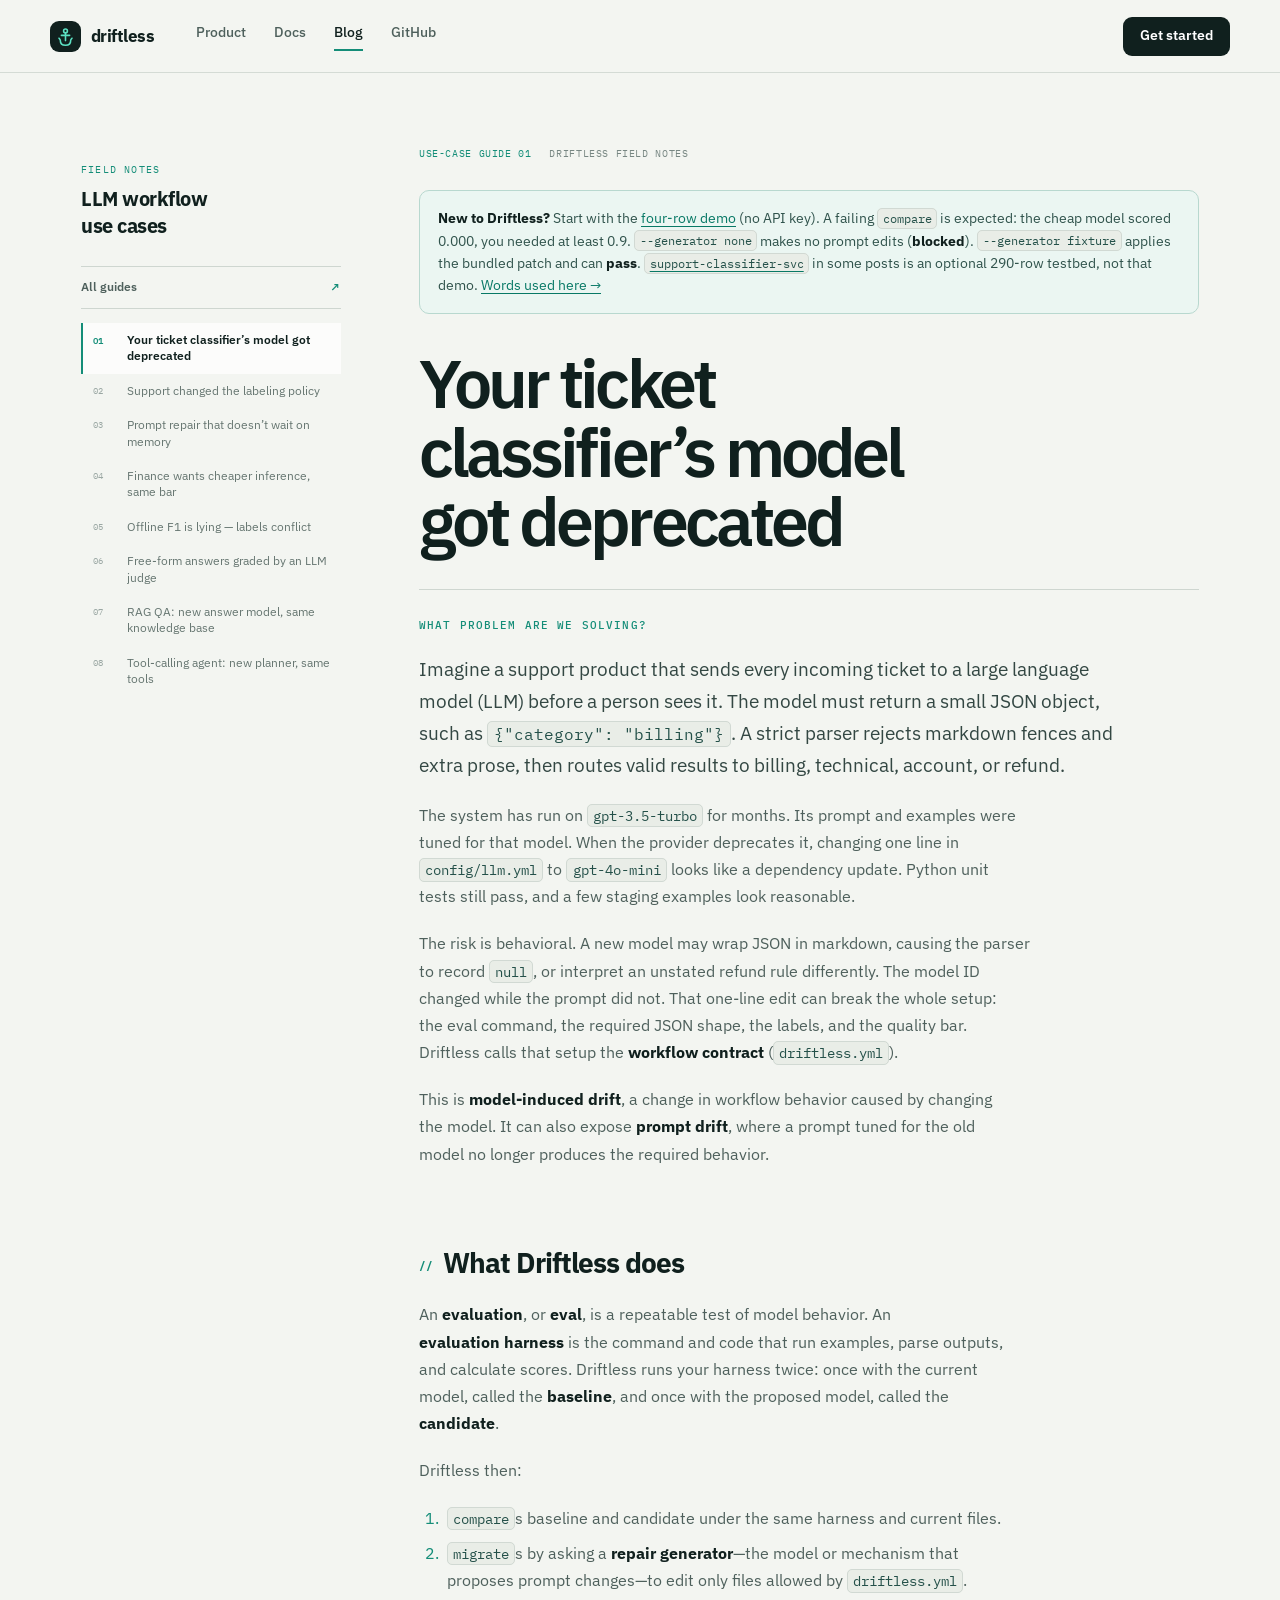
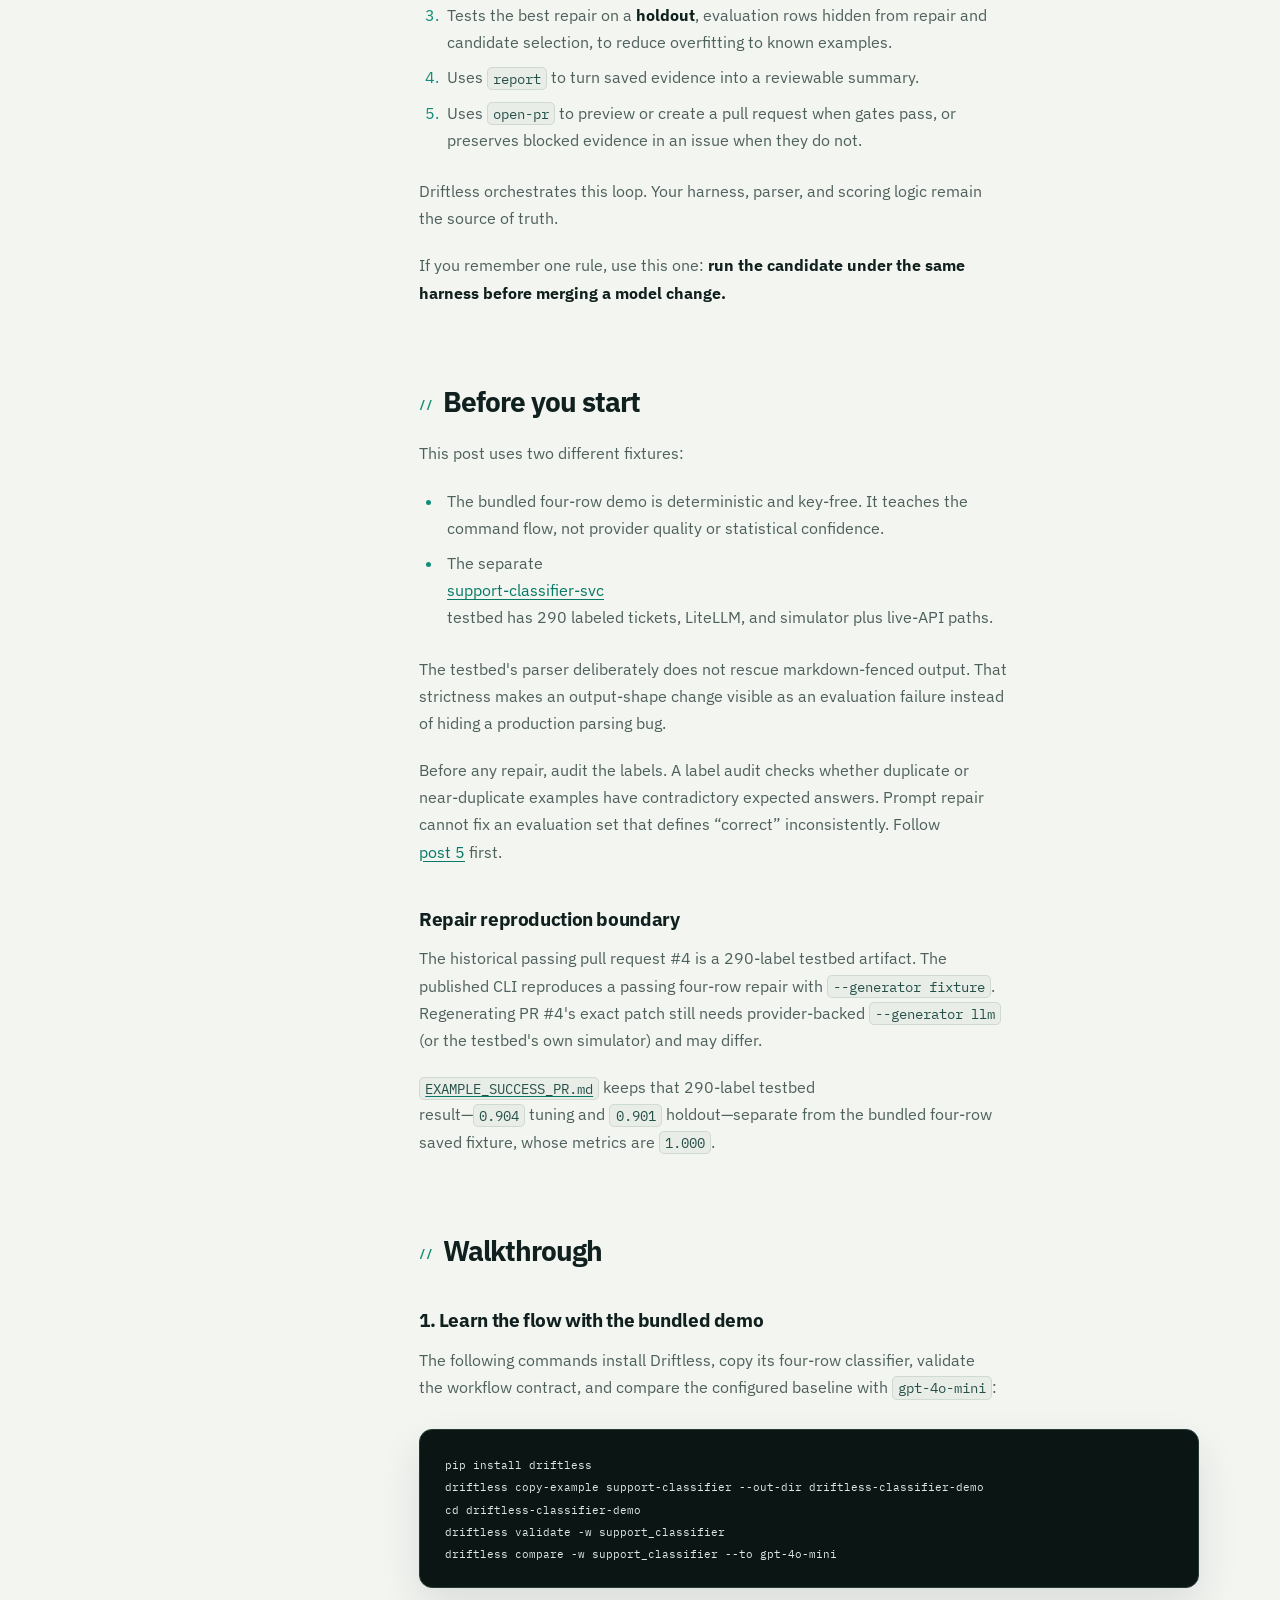
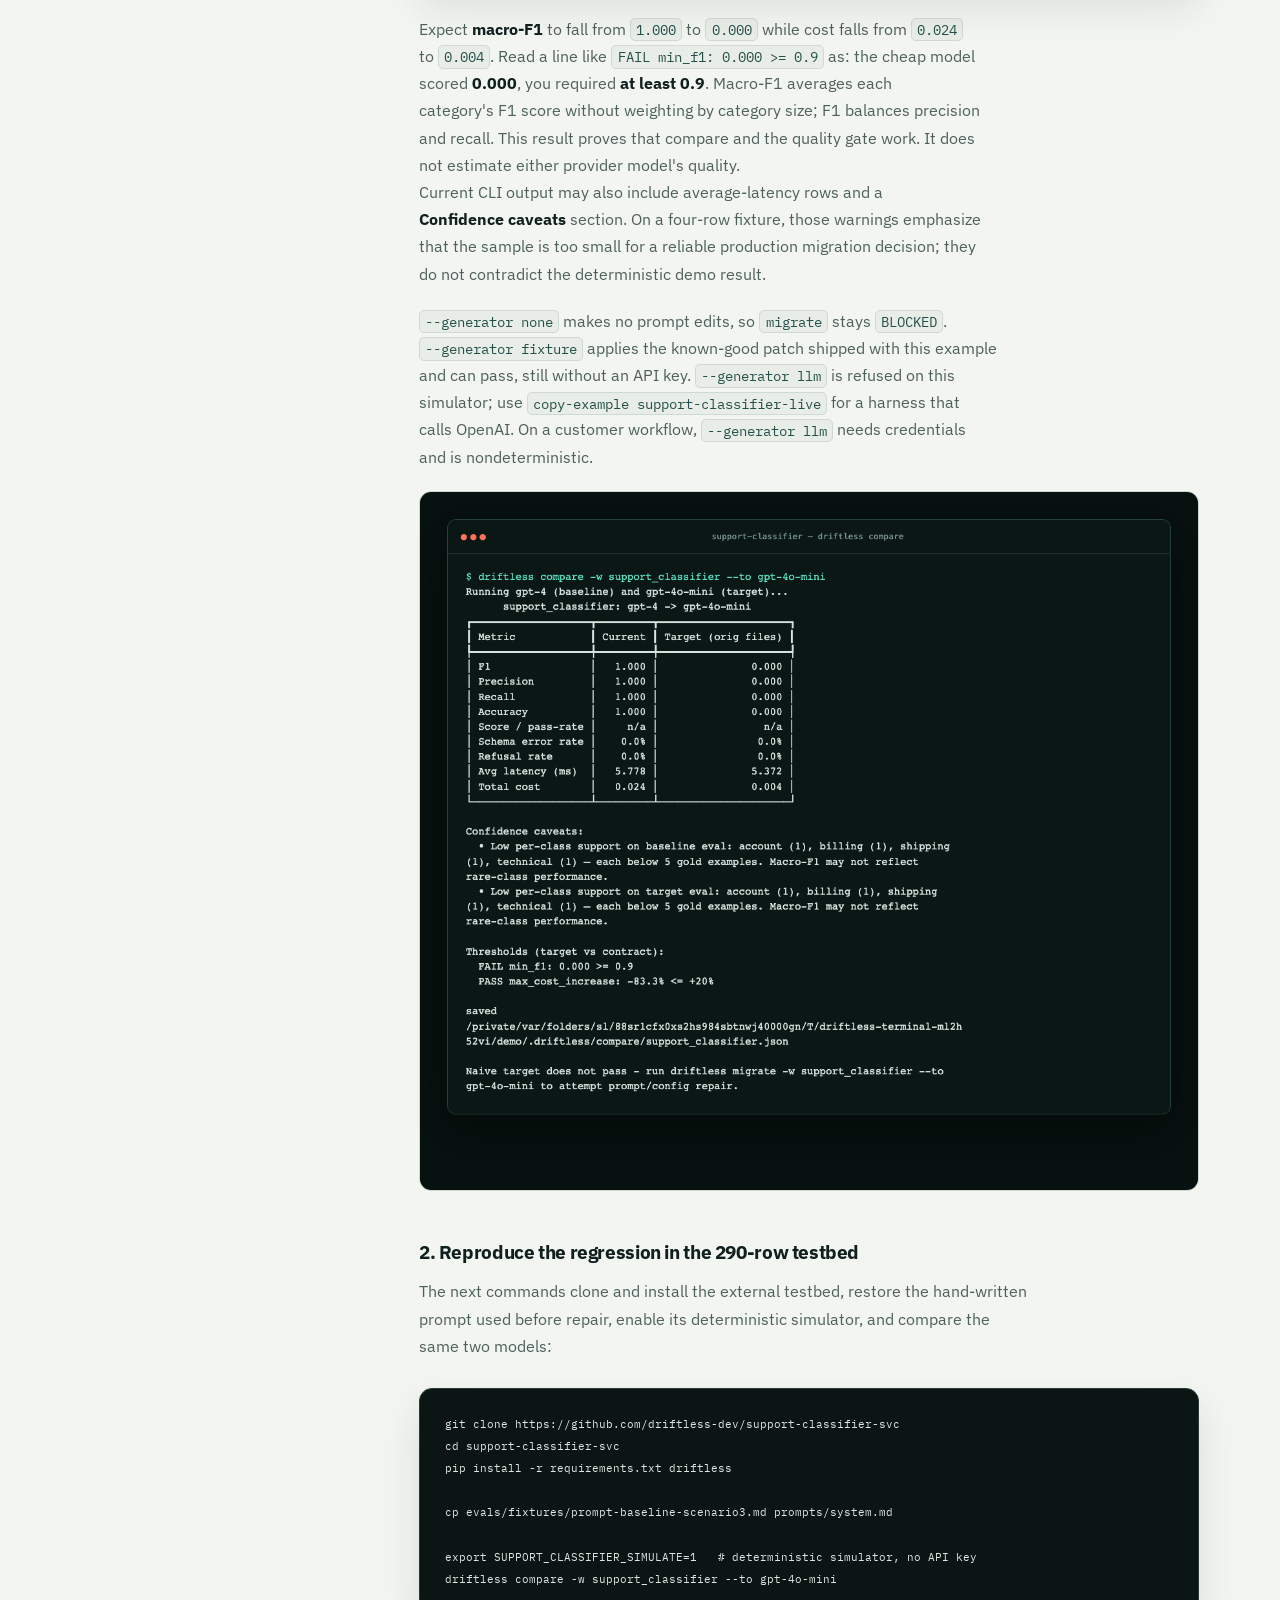
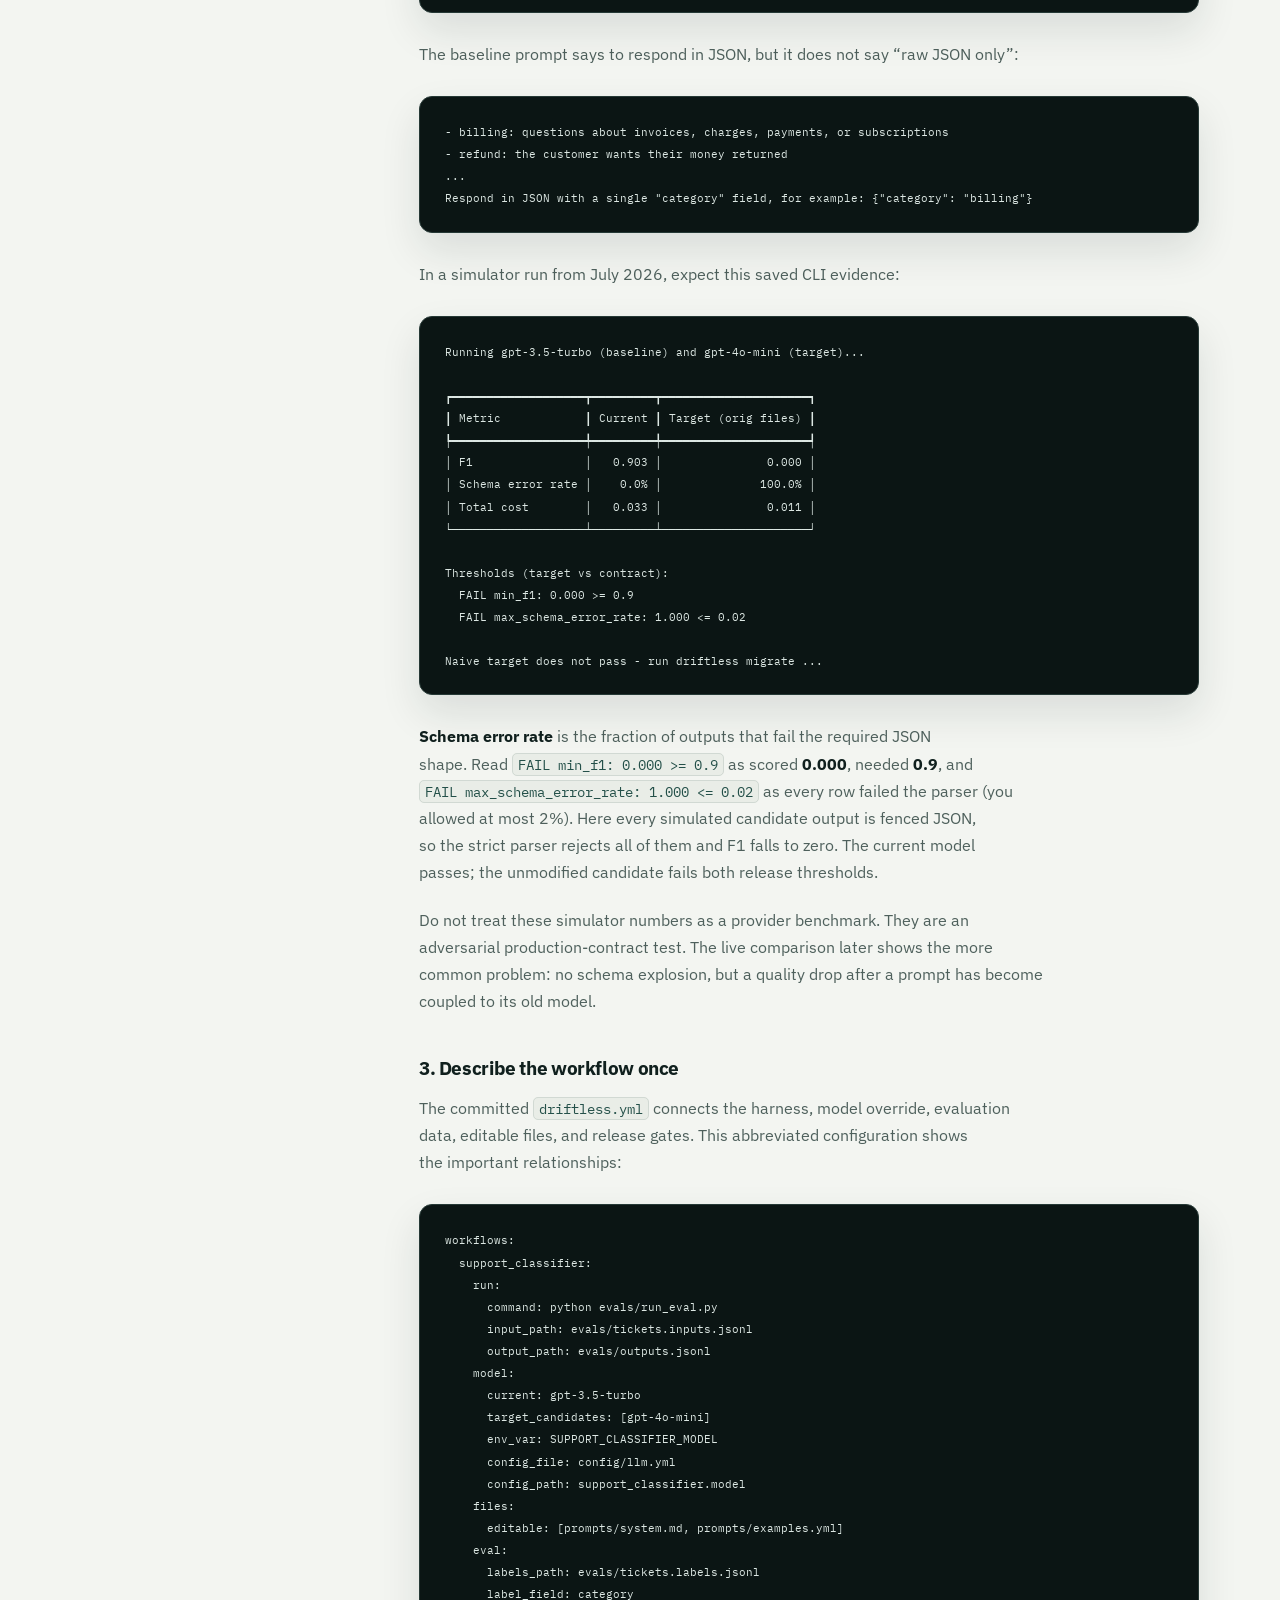
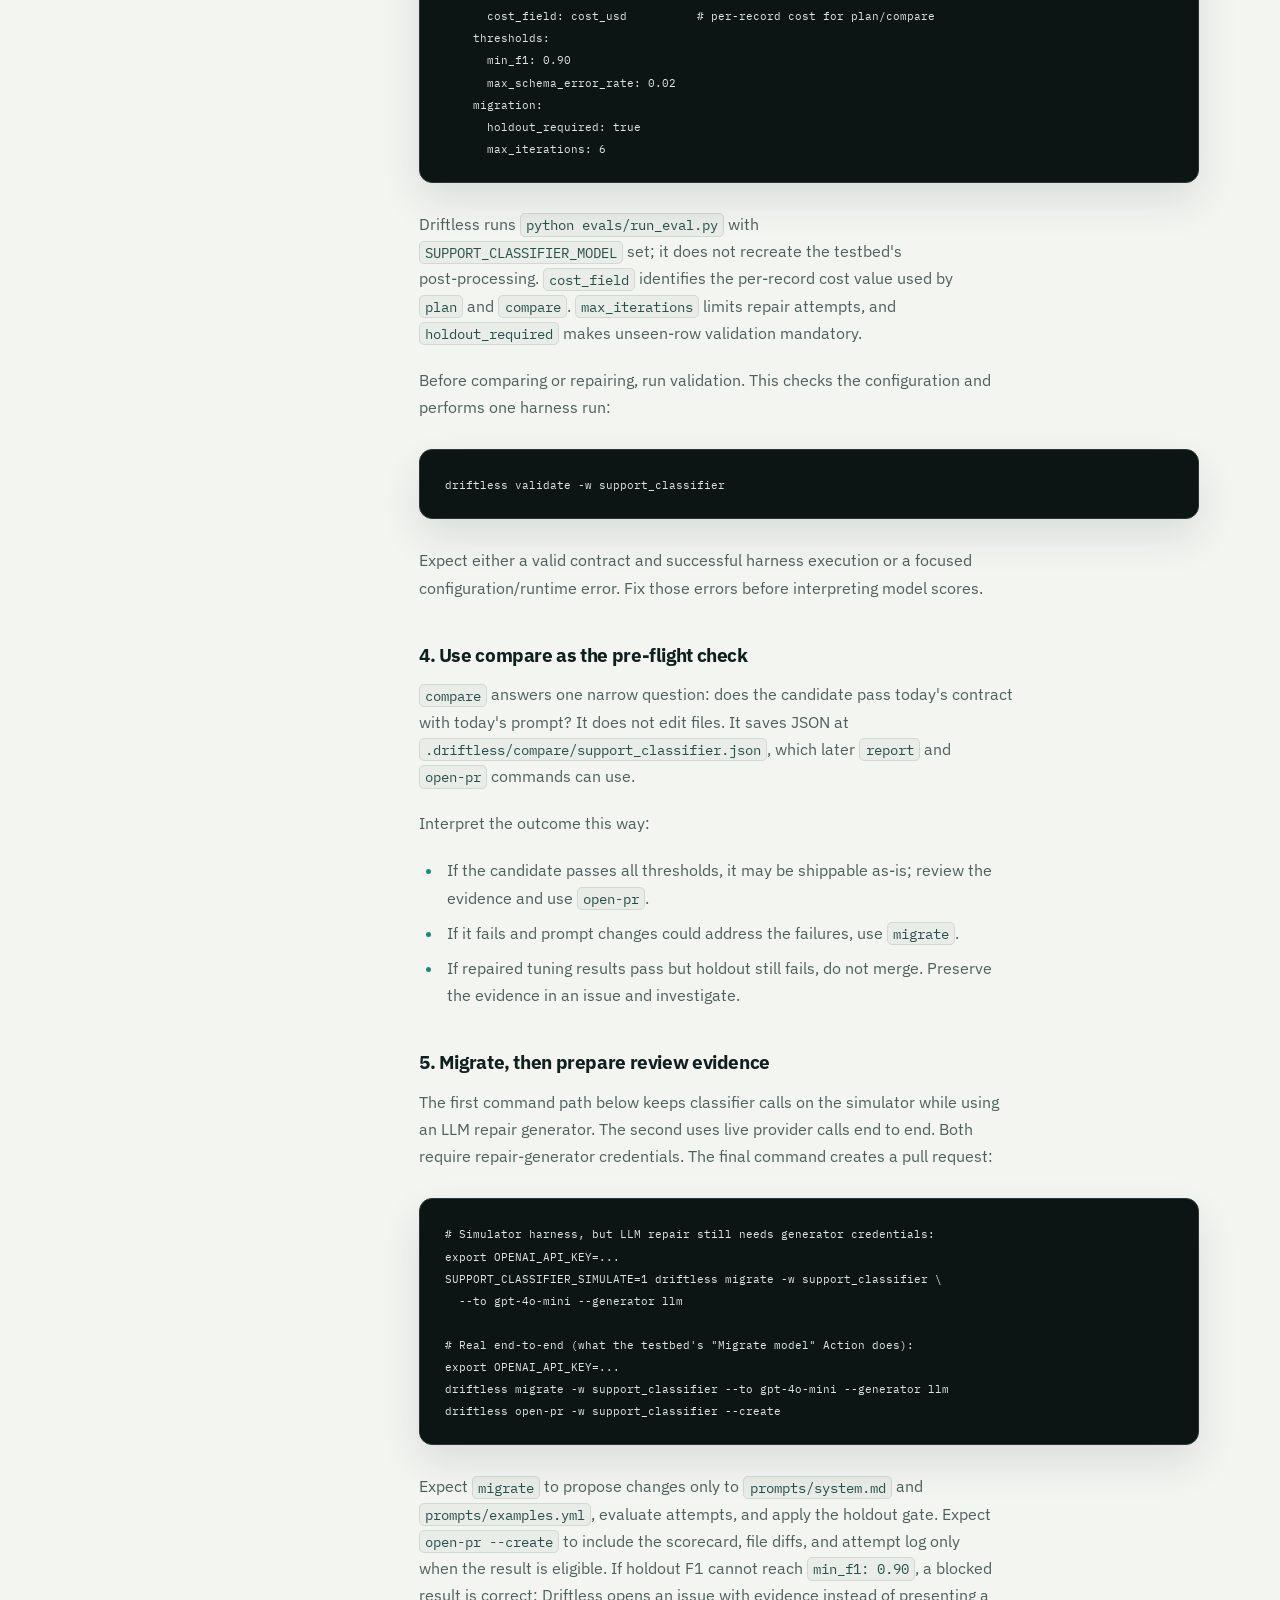
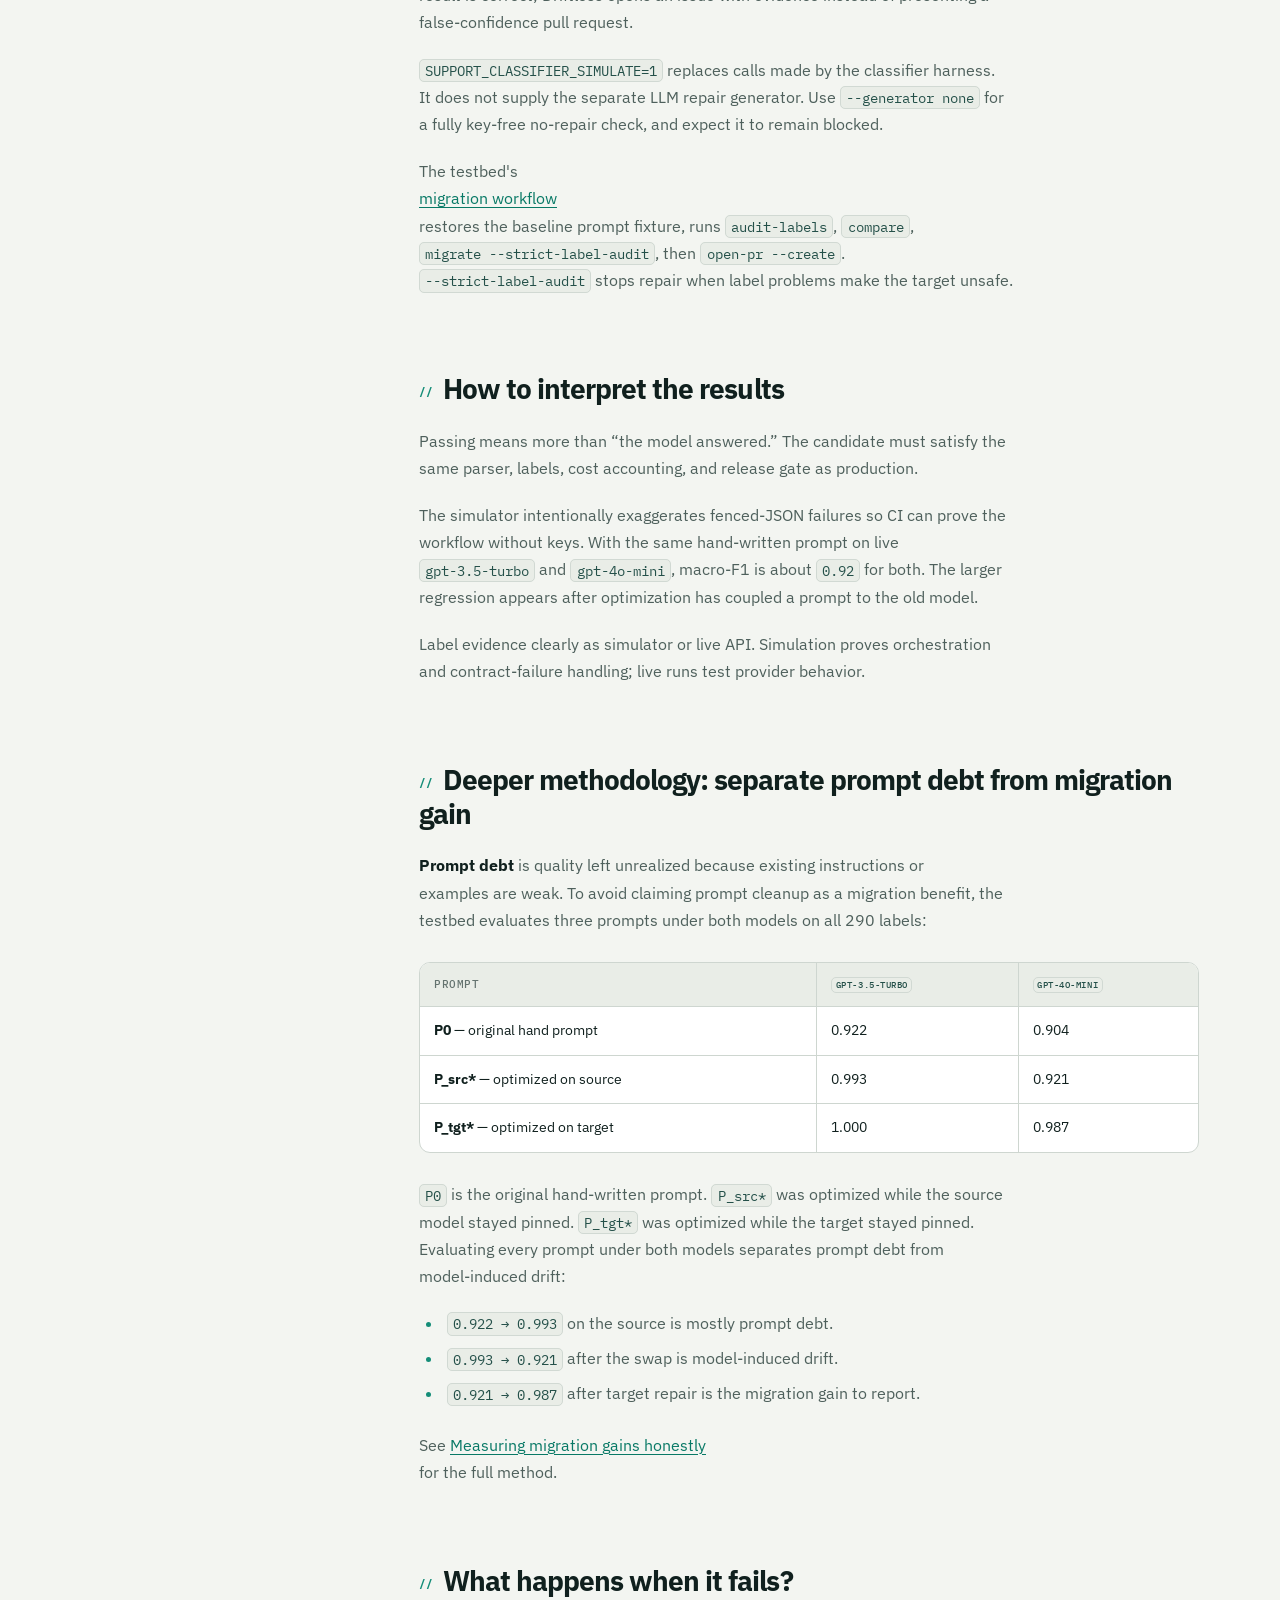
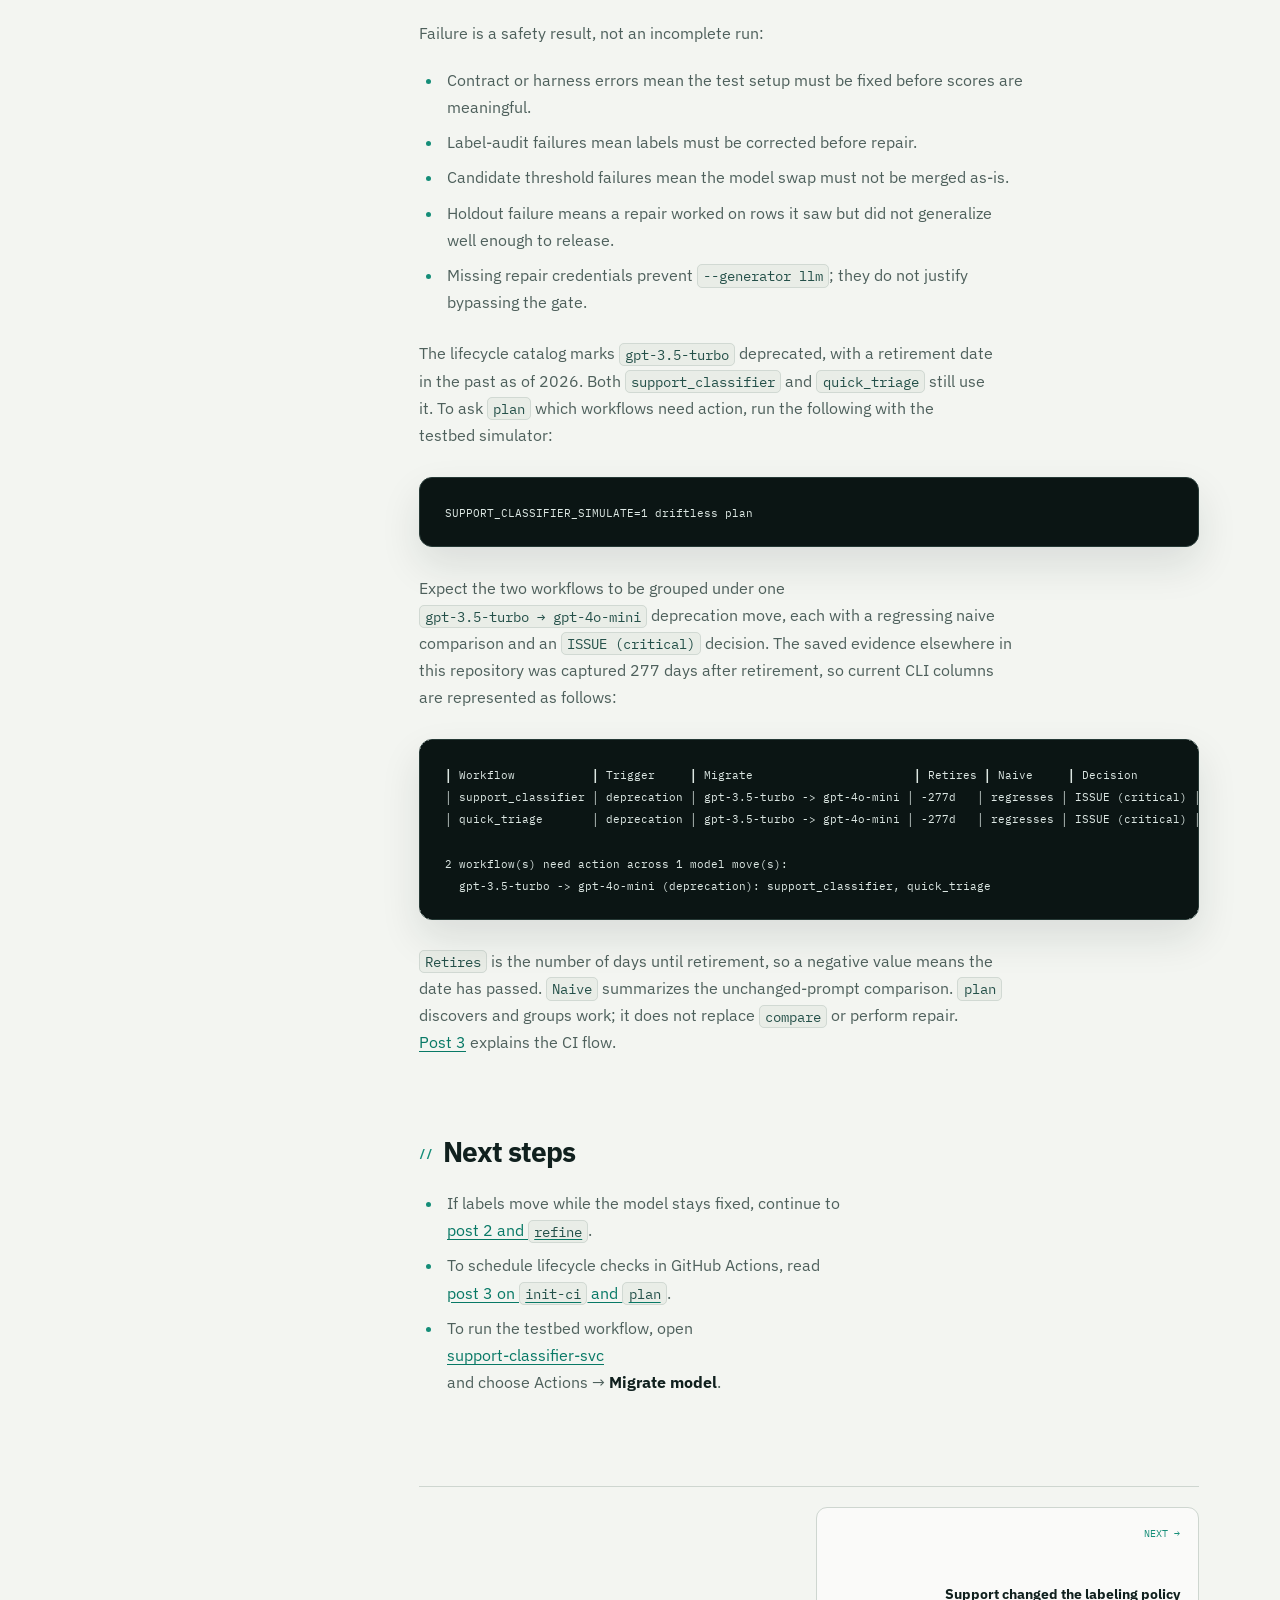
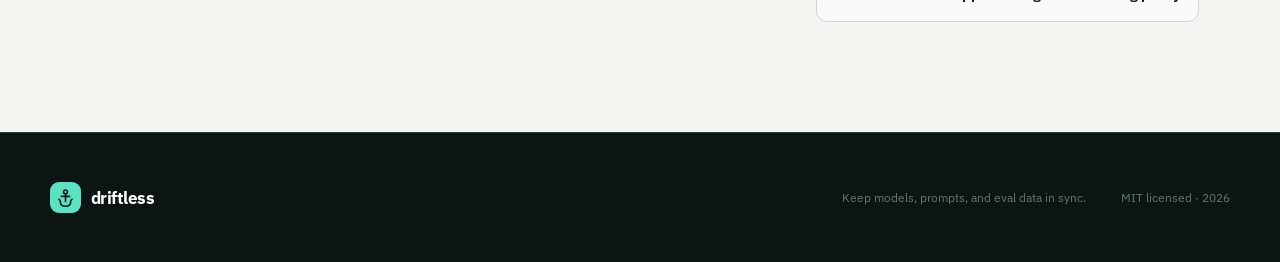
<file: site/blog/01-model-swap-is-not-a-migration.html>
<!DOCTYPE html>
<html lang="en">
<head>
<meta charset="UTF-8" />
<meta name="viewport" content="width=device-width, initial-scale=1.0" />
<title>Your ticket classifier’s model got deprecated — Driftless blog</title>
<meta name="description" content="Practical guidance for keeping LLM models, prompts, and eval data in sync." />
<link rel="preconnect" href="https://fonts.googleapis.com" />
<link rel="preconnect" href="https://fonts.gstatic.com" crossorigin />
<link href="https://fonts.googleapis.com/css2?family=IBM+Plex+Mono:wght@400;500&family=IBM+Plex+Sans:wght@400;500;600;700&display=swap" rel="stylesheet" />
<link rel="stylesheet" href="blog.css" />
<link rel="icon" href="../assets/logo.svg" type="image/svg+xml" />
</head>
<body class="blog blog-article">
<a class="skip-link" href="#main-content">Skip to content</a>
<header class="site-header">
  <div class="nav-shell">
    <a class="wordmark" href="../index.html" aria-label="Driftless home">
      <span class="wordmark-icon" aria-hidden="true">
        <svg viewBox="0 0 32 32" fill="none">
          <circle cx="16" cy="8.2" r="2.65" stroke="currentColor" stroke-width="2.2"/>
          <path d="M16 10.9v10.8" stroke="currentColor" stroke-width="2.2" stroke-linecap="round"/>
          <path d="M10.2 14.4h11.6" stroke="currentColor" stroke-width="2.2" stroke-linecap="round"/>
          <path d="M7 18.4l1.7 2.3c0 4.8 3.2 7.5 7.3 7.5s7.3-2.7 7.3-7.5l1.7-2.3" stroke="currentColor" stroke-width="2.2" stroke-linecap="round" stroke-linejoin="round"/>
        </svg>
      </span>
      <span>driftless</span>
    </a>
    <nav class="top-links" aria-label="Primary navigation">
      <a href="../index.html">Product</a>
      <a href="../docs.html">Docs</a>
      <a href="index.html" class="active">Blog</a>
      <a href="https://github.com/driftless-dev/driftless">GitHub</a>
    </nav>
    <a class="nav-cta" href="../index.html#quickstart">Get started</a>
  </div>
</header>
<div class="blog-shell">
  <aside class="series-nav">
    <div class="series-heading">
      <span>Field notes</span>
      <strong>LLM workflow<br />use cases</strong>
    </div>
    <a class="series-index" href="index.html">All guides <span>↗</span></a>
    <nav aria-label="Blog series">
      <a href="01-model-swap-is-not-a-migration.html" class="active"><span>01</span>Your ticket classifier’s model got deprecated</a>
      <a href="02-when-labels-move-refine-not-remodel.html"><span>02</span>Support changed the labeling policy</a>
      <a href="03-dependabot-for-prompts-in-ci.html"><span>03</span>Prompt repair that doesn’t wait on memory</a>
      <a href="04-cheaper-model-same-quality-bar.html"><span>04</span>Finance wants cheaper inference, same bar</a>
      <a href="05-audit-labels-before-you-trust-f1.html"><span>05</span>Offline F1 is lying — labels conflict</a>
      <a href="06-trust-your-llm-judge.html"><span>06</span>Free-form answers graded by an LLM judge</a>
      <a href="07-rag-prompts-drift-too.html"><span>07</span>RAG QA: new answer model, same knowledge base</a>
      <a href="08-agent-tool-selection-drift.html"><span>08</span>Tool-calling agent: new planner, same tools</a>
    </nav>
  </aside>
  <main class="blog-content" id="main-content">

      <div class="article-meta">
        <span>Use-case guide 01</span>
        <span>Driftless field notes</span>
      </div>

      <aside class="guide-start" aria-label="First-time reader guidance">
        <strong>New to Driftless?</strong>
        Start with the
        <a href="../index.html#quickstart">four-row demo</a>
        (no API key). A failing <code>compare</code> is expected: the cheap model
        scored 0.000, you needed at least 0.9.
        <code>--generator none</code> makes no prompt edits (<strong>blocked</strong>).
        <code>--generator fixture</code> applies the bundled patch and can
        <strong>pass</strong>.
        <a href="https://github.com/driftless-dev/support-classifier-svc"><code>support-classifier-svc</code></a>
        in some posts is an optional 290-row testbed, not that demo.
        <a href="../docs.html#words">Words used here →</a>
      </aside>
<h1 id="your-ticket-classifiers-model-got-deprecated">Your ticket classifier’s model got deprecated</h1>
<h2 id="what-problem-are-we-solving">What problem are we solving?</h2>
<p>Imagine a support product that sends every incoming ticket to a large language<br />
model (LLM) before a person sees it. The model must return a small JSON object,<br />
such as <code>{"category": "billing"}</code>. A strict parser rejects markdown fences and<br />
extra prose, then routes valid results to billing, technical, account, or refund.</p>
<p>The system has run on <code>gpt-3.5-turbo</code> for months. Its prompt and examples were<br />
tuned for that model. When the provider deprecates it, changing one line in<br />
<code>config/llm.yml</code> to <code>gpt-4o-mini</code> looks like a dependency update. Python unit<br />
tests still pass, and a few staging examples look reasonable.</p>
<p>The risk is behavioral. A new model may wrap JSON in markdown, causing the parser<br />
to record <code>null</code>, or interpret an unstated refund rule differently. The model ID<br />
changed while the prompt did not. That one-line edit can break the whole setup:<br />
the eval command, the required JSON shape, the labels, and the quality bar.<br />
Driftless calls that setup the <strong>workflow contract</strong> (<code>driftless.yml</code>).</p>
<p>This is <strong>model-induced drift</strong>, a change in workflow behavior caused by changing<br />
the model. It can also expose <strong>prompt drift</strong>, where a prompt tuned for the old<br />
model no longer produces the required behavior.</p>
<h2 id="what-driftless-does">What Driftless does</h2>
<p>An <strong>evaluation</strong>, or <strong>eval</strong>, is a repeatable test of model behavior. An<br />
<strong>evaluation harness</strong> is the command and code that run examples, parse outputs,<br />
and calculate scores. Driftless runs your harness twice: once with the current<br />
model, called the <strong>baseline</strong>, and once with the proposed model, called the<br />
<strong>candidate</strong>.</p>
<p>Driftless then:</p>
<ol>
<li><code>compare</code>s baseline and candidate under the same harness and current files.</li>
<li><code>migrate</code>s by asking a <strong>repair generator</strong>—the model or mechanism that<br />
   proposes prompt changes—to edit only files allowed by <code>driftless.yml</code>.</li>
<li>Tests the best repair on a <strong>holdout</strong>, evaluation rows hidden from repair and<br />
   candidate selection, to reduce overfitting to known examples.</li>
<li>Uses <code>report</code> to turn saved evidence into a reviewable summary.</li>
<li>Uses <code>open-pr</code> to preview or create a pull request when gates pass, or<br />
   preserves blocked evidence in an issue when they do not.</li>
</ol>
<p>Driftless orchestrates this loop. Your harness, parser, and scoring logic remain<br />
the source of truth.</p>
<p>If you remember one rule, use this one: <strong>run the candidate under the same<br />
harness before merging a model change.</strong></p>
<h2 id="before-you-start">Before you start</h2>
<p>This post uses two different fixtures:</p>
<ul>
<li>The bundled four-row demo is deterministic and key-free. It teaches the<br />
  command flow, not provider quality or statistical confidence.</li>
<li>The separate<br />
<a href="https://github.com/driftless-dev/support-classifier-svc">support-classifier-svc</a><br />
  testbed has 290 labeled tickets, LiteLLM, and simulator plus live-API paths.</li>
</ul>
<p>The testbed's parser deliberately does not rescue markdown-fenced output. That<br />
strictness makes an output-shape change visible as an evaluation failure instead<br />
of hiding a production parsing bug.</p>
<p>Before any repair, audit the labels. A label audit checks whether duplicate or<br />
near-duplicate examples have contradictory expected answers. Prompt repair<br />
cannot fix an evaluation set that defines “correct” inconsistently. Follow<br />
<a href="05-audit-labels-before-you-trust-f1.html">post 5</a> first.</p>
<h3 id="repair-reproduction-boundary">Repair reproduction boundary</h3>
<p>The historical passing pull request #4 is a 290-label testbed artifact. The<br />
published CLI reproduces a passing four-row repair with <code>--generator fixture</code>.<br />
Regenerating PR #4's exact patch still needs provider-backed <code>--generator llm</code><br />
(or the testbed's own simulator) and may differ.</p>
<p><a href="https://github.com/driftless-dev/driftless/blob/main/docs/EXAMPLE_SUCCESS_PR.md"><code>EXAMPLE_SUCCESS_PR.md</code></a> keeps that 290-label testbed<br />
result—<code>0.904</code> tuning and <code>0.901</code> holdout—separate from the bundled four-row<br />
saved fixture, whose metrics are <code>1.000</code>.</p>
<h2 id="walkthrough">Walkthrough</h2>
<h3 id="1-learn-the-flow-with-the-bundled-demo">1. Learn the flow with the bundled demo</h3>
<p>The following commands install Driftless, copy its four-row classifier, validate<br />
the workflow contract, and compare the configured baseline with <code>gpt-4o-mini</code>:</p>
<pre><code class="language-bash">pip install driftless
driftless copy-example support-classifier --out-dir driftless-classifier-demo
cd driftless-classifier-demo
driftless validate -w support_classifier
driftless compare -w support_classifier --to gpt-4o-mini
</code></pre>
<p>Expect <strong>macro-F1</strong> to fall from <code>1.000</code> to <code>0.000</code> while cost falls from <code>0.024</code><br />
to <code>0.004</code>. Read a line like <code>FAIL min_f1: 0.000 &gt;= 0.9</code> as: the cheap model<br />
scored <strong>0.000</strong>, you required <strong>at least 0.9</strong>. Macro-F1 averages each<br />
category's F1 score without weighting by category size; F1 balances precision<br />
and recall. This result proves that compare and the quality gate work. It does<br />
not estimate either provider model's quality.<br />
Current CLI output may also include average-latency rows and a<br />
<strong>Confidence caveats</strong> section. On a four-row fixture, those warnings emphasize<br />
that the sample is too small for a reliable production migration decision; they<br />
do not contradict the deterministic demo result.</p>
<p><code>--generator none</code> makes no prompt edits, so <code>migrate</code> stays <code>BLOCKED</code>.<br />
<code>--generator fixture</code> applies the known-good patch shipped with this example<br />
and can pass, still without an API key. <code>--generator llm</code> is refused on this<br />
simulator; use <code>copy-example support-classifier-live</code> for a harness that<br />
calls OpenAI. On a customer workflow, <code>--generator llm</code> needs credentials<br />
and is nondeterministic.</p>
<p><img alt="Actual Driftless compare output showing the target model blocked by the quality gate" src="../visuals/compare-terminal.png" /></p>
<h3 id="2-reproduce-the-regression-in-the-290-row-testbed">2. Reproduce the regression in the 290-row testbed</h3>
<p>The next commands clone and install the external testbed, restore the hand-written<br />
prompt used before repair, enable its deterministic simulator, and compare the<br />
same two models:</p>
<pre><code class="language-bash">git clone https://github.com/driftless-dev/support-classifier-svc
cd support-classifier-svc
pip install -r requirements.txt driftless

cp evals/fixtures/prompt-baseline-scenario3.md prompts/system.md

export SUPPORT_CLASSIFIER_SIMULATE=1   # deterministic simulator, no API key
driftless compare -w support_classifier --to gpt-4o-mini
</code></pre>
<p>The baseline prompt says to respond in JSON, but it does not say “raw JSON only”:</p>
<pre><code class="language-markdown">- billing: questions about invoices, charges, payments, or subscriptions
- refund: the customer wants their money returned
...
Respond in JSON with a single &quot;category&quot; field, for example: {&quot;category&quot;: &quot;billing&quot;}
</code></pre>
<p>In a simulator run from July 2026, expect this saved CLI evidence:</p>
<pre><code class="language-text">Running gpt-3.5-turbo (baseline) and gpt-4o-mini (target)...

┏━━━━━━━━━━━━━━━━━━━┳━━━━━━━━━┳━━━━━━━━━━━━━━━━━━━━━┓
┃ Metric            ┃ Current ┃ Target (orig files) ┃
┡━━━━━━━━━━━━━━━━━━━╇━━━━━━━━━╇━━━━━━━━━━━━━━━━━━━━━┩
│ F1                │   0.903 │               0.000 │
│ Schema error rate │    0.0% │              100.0% │
│ Total cost        │   0.033 │               0.011 │
└───────────────────┴─────────┴─────────────────────┘

Thresholds (target vs contract):
  FAIL min_f1: 0.000 &gt;= 0.9
  FAIL max_schema_error_rate: 1.000 &lt;= 0.02

Naive target does not pass - run driftless migrate ...
</code></pre>
<p><strong>Schema error rate</strong> is the fraction of outputs that fail the required JSON<br />
shape. Read <code>FAIL min_f1: 0.000 &gt;= 0.9</code> as scored <strong>0.000</strong>, needed <strong>0.9</strong>, and<br />
<code>FAIL max_schema_error_rate: 1.000 &lt;= 0.02</code> as every row failed the parser (you<br />
allowed at most 2%). Here every simulated candidate output is fenced JSON,<br />
so the strict parser rejects all of them and F1 falls to zero. The current model<br />
passes; the unmodified candidate fails both release thresholds.</p>
<p>Do not treat these simulator numbers as a provider benchmark. They are an<br />
adversarial production-contract test. The live comparison later shows the more<br />
common problem: no schema explosion, but a quality drop after a prompt has become<br />
coupled to its old model.</p>
<h3 id="3-describe-the-workflow-once">3. Describe the workflow once</h3>
<p>The committed <code>driftless.yml</code> connects the harness, model override, evaluation<br />
data, editable files, and release gates. This abbreviated configuration shows<br />
the important relationships:</p>
<pre><code class="language-yaml">workflows:
  support_classifier:
    run:
      command: python evals/run_eval.py
      input_path: evals/tickets.inputs.jsonl
      output_path: evals/outputs.jsonl
    model:
      current: gpt-3.5-turbo
      target_candidates: [gpt-4o-mini]
      env_var: SUPPORT_CLASSIFIER_MODEL
      config_file: config/llm.yml
      config_path: support_classifier.model
    files:
      editable: [prompts/system.md, prompts/examples.yml]
    eval:
      labels_path: evals/tickets.labels.jsonl
      label_field: category
      cost_field: cost_usd          # per-record cost for plan/compare
    thresholds:
      min_f1: 0.90
      max_schema_error_rate: 0.02
    migration:
      holdout_required: true
      max_iterations: 6
</code></pre>
<p>Driftless runs <code>python evals/run_eval.py</code> with<br />
<code>SUPPORT_CLASSIFIER_MODEL</code> set; it does not recreate the testbed's<br />
post-processing. <code>cost_field</code> identifies the per-record cost value used by<br />
<code>plan</code> and <code>compare</code>. <code>max_iterations</code> limits repair attempts, and<br />
<code>holdout_required</code> makes unseen-row validation mandatory.</p>
<p>Before comparing or repairing, run validation. This checks the configuration and<br />
performs one harness run:</p>
<pre><code class="language-bash">driftless validate -w support_classifier
</code></pre>
<p>Expect either a valid contract and successful harness execution or a focused<br />
configuration/runtime error. Fix those errors before interpreting model scores.</p>
<h3 id="4-use-compare-as-the-pre-flight-check">4. Use compare as the pre-flight check</h3>
<p><code>compare</code> answers one narrow question: does the candidate pass today's contract<br />
with today's prompt? It does not edit files. It saves JSON at<br />
<code>.driftless/compare/support_classifier.json</code>, which later <code>report</code> and<br />
<code>open-pr</code> commands can use.</p>
<p>Interpret the outcome this way:</p>
<ul>
<li>If the candidate passes all thresholds, it may be shippable as-is; review the<br />
  evidence and use <code>open-pr</code>.</li>
<li>If it fails and prompt changes could address the failures, use <code>migrate</code>.</li>
<li>If repaired tuning results pass but holdout still fails, do not merge. Preserve<br />
  the evidence in an issue and investigate.</li>
</ul>
<h3 id="5-migrate-then-prepare-review-evidence">5. Migrate, then prepare review evidence</h3>
<p>The first command path below keeps classifier calls on the simulator while using<br />
an LLM repair generator. The second uses live provider calls end to end. Both<br />
require repair-generator credentials. The final command creates a pull request:</p>
<pre><code class="language-bash"># Simulator harness, but LLM repair still needs generator credentials:
export OPENAI_API_KEY=...
SUPPORT_CLASSIFIER_SIMULATE=1 driftless migrate -w support_classifier \
  --to gpt-4o-mini --generator llm

# Real end-to-end (what the testbed's &quot;Migrate model&quot; Action does):
export OPENAI_API_KEY=...
driftless migrate -w support_classifier --to gpt-4o-mini --generator llm
driftless open-pr -w support_classifier --create
</code></pre>
<p>Expect <code>migrate</code> to propose changes only to <code>prompts/system.md</code> and<br />
<code>prompts/examples.yml</code>, evaluate attempts, and apply the holdout gate. Expect<br />
<code>open-pr --create</code> to include the scorecard, file diffs, and attempt log only<br />
when the result is eligible. If holdout F1 cannot reach <code>min_f1: 0.90</code>, a blocked<br />
result is correct; Driftless opens an issue with evidence instead of presenting a<br />
false-confidence pull request.</p>
<p><code>SUPPORT_CLASSIFIER_SIMULATE=1</code> replaces calls made by the classifier harness.<br />
It does not supply the separate LLM repair generator. Use <code>--generator none</code> for<br />
a fully key-free no-repair check, and expect it to remain blocked.</p>
<p>The testbed's<br />
<a href="https://github.com/driftless-dev/support-classifier-svc/blob/main/.github/workflows/migrate-on-model-change.yml">migration workflow</a><br />
restores the baseline prompt fixture, runs <code>audit-labels</code>, <code>compare</code>,<br />
<code>migrate --strict-label-audit</code>, then <code>open-pr --create</code>.<br />
<code>--strict-label-audit</code> stops repair when label problems make the target unsafe.</p>
<h2 id="how-to-interpret-the-results">How to interpret the results</h2>
<p>Passing means more than “the model answered.” The candidate must satisfy the<br />
same parser, labels, cost accounting, and release gate as production.</p>
<p>The simulator intentionally exaggerates fenced-JSON failures so CI can prove the<br />
workflow without keys. With the same hand-written prompt on live<br />
<code>gpt-3.5-turbo</code> and <code>gpt-4o-mini</code>, macro-F1 is about <code>0.92</code> for both. The larger<br />
regression appears after optimization has coupled a prompt to the old model.</p>
<p>Label evidence clearly as simulator or live API. Simulation proves orchestration<br />
and contract-failure handling; live runs test provider behavior.</p>
<h2 id="deeper-methodology-separate-prompt-debt-from-migration-gain">Deeper methodology: separate prompt debt from migration gain</h2>
<p><strong>Prompt debt</strong> is quality left unrealized because existing instructions or<br />
examples are weak. To avoid claiming prompt cleanup as a migration benefit, the<br />
testbed evaluates three prompts under both models on all 290 labels:</p>
<table>
<thead>
<tr>
<th>Prompt</th>
<th><code>gpt-3.5-turbo</code></th>
<th><code>gpt-4o-mini</code></th>
</tr>
</thead>
<tbody>
<tr>
<td><strong>P0</strong> — original hand prompt</td>
<td>0.922</td>
<td>0.904</td>
</tr>
<tr>
<td><strong>P_src*</strong> — optimized on source</td>
<td>0.993</td>
<td>0.921</td>
</tr>
<tr>
<td><strong>P_tgt*</strong> — optimized on target</td>
<td>1.000</td>
<td>0.987</td>
</tr>
</tbody>
</table>
<p><code>P0</code> is the original hand-written prompt. <code>P_src*</code> was optimized while the source<br />
model stayed pinned. <code>P_tgt*</code> was optimized while the target stayed pinned.<br />
Evaluating every prompt under both models separates prompt debt from<br />
model-induced drift:</p>
<ul>
<li><code>0.922 → 0.993</code> on the source is mostly prompt debt.</li>
<li><code>0.993 → 0.921</code> after the swap is model-induced drift.</li>
<li><code>0.921 → 0.987</code> after target repair is the migration gain to report.</li>
</ul>
<p>See <a href="https://github.com/driftless-dev/driftless/blob/main/docs/repair-and-generators.md#measuring-migration-gains-honestly">Measuring migration gains honestly</a><br />
for the full method.</p>
<h2 id="what-happens-when-it-fails">What happens when it fails?</h2>
<p>Failure is a safety result, not an incomplete run:</p>
<ul>
<li>Contract or harness errors mean the test setup must be fixed before scores are<br />
  meaningful.</li>
<li>Label-audit failures mean labels must be corrected before repair.</li>
<li>Candidate threshold failures mean the model swap must not be merged as-is.</li>
<li>Holdout failure means a repair worked on rows it saw but did not generalize<br />
  well enough to release.</li>
<li>Missing repair credentials prevent <code>--generator llm</code>; they do not justify<br />
  bypassing the gate.</li>
</ul>
<p>The lifecycle catalog marks <code>gpt-3.5-turbo</code> deprecated, with a retirement date<br />
in the past as of 2026. Both <code>support_classifier</code> and <code>quick_triage</code> still use<br />
it. To ask <code>plan</code> which workflows need action, run the following with the<br />
testbed simulator:</p>
<pre><code class="language-bash">SUPPORT_CLASSIFIER_SIMULATE=1 driftless plan
</code></pre>
<p>Expect the two workflows to be grouped under one<br />
<code>gpt-3.5-turbo → gpt-4o-mini</code> deprecation move, each with a regressing naive<br />
comparison and an <code>ISSUE (critical)</code> decision. The saved evidence elsewhere in<br />
this repository was captured 277 days after retirement, so current CLI columns<br />
are represented as follows:</p>
<pre><code class="language-text">┃ Workflow           ┃ Trigger     ┃ Migrate                       ┃ Retires ┃ Naive     ┃ Decision         ┃
│ support_classifier │ deprecation │ gpt-3.5-turbo -&gt; gpt-4o-mini │ -277d   │ regresses │ ISSUE (critical) │
│ quick_triage       │ deprecation │ gpt-3.5-turbo -&gt; gpt-4o-mini │ -277d   │ regresses │ ISSUE (critical) │

2 workflow(s) need action across 1 model move(s):
  gpt-3.5-turbo -&gt; gpt-4o-mini (deprecation): support_classifier, quick_triage
</code></pre>
<p><code>Retires</code> is the number of days until retirement, so a negative value means the<br />
date has passed. <code>Naive</code> summarizes the unchanged-prompt comparison. <code>plan</code><br />
discovers and groups work; it does not replace <code>compare</code> or perform repair.<br />
<a href="03-dependabot-for-prompts-in-ci.html">Post 3</a> explains the CI flow.</p>
<h2 id="next-steps">Next steps</h2>
<ul>
<li>If labels move while the model stays fixed, continue to<br />
<a href="02-when-labels-move-refine-not-remodel.html">post 2 and <code>refine</code></a>.</li>
<li>To schedule lifecycle checks in GitHub Actions, read<br />
<a href="03-dependabot-for-prompts-in-ci.html">post 3 on <code>init-ci</code> and <code>plan</code></a>.</li>
<li>To run the testbed workflow, open<br />
<a href="https://github.com/driftless-dev/support-classifier-svc">support-classifier-svc</a><br />
  and choose Actions → <strong>Migrate model</strong>.</li>
</ul>
<nav class="post-nav" aria-label="Adjacent posts"><a class="next" href="02-when-labels-move-refine-not-remodel.html"><span>Next →</span><strong>Support changed the labeling policy</strong></a></nav>
  </main>
</div>
<footer class="blog-footer">
  <a class="wordmark" href="../index.html">
    <span class="wordmark-icon" aria-hidden="true">
      <svg viewBox="0 0 32 32" fill="none"><circle cx="16" cy="8.2" r="2.65" stroke="currentColor" stroke-width="2.2"/><path d="M16 10.9v10.8" stroke="currentColor" stroke-width="2.2" stroke-linecap="round"/><path d="M10.2 14.4h11.6" stroke="currentColor" stroke-width="2.2" stroke-linecap="round"/><path d="M7 18.4l1.7 2.3c0 4.8 3.2 7.5 7.3 7.5s7.3-2.7 7.3-7.5l1.7-2.3" stroke="currentColor" stroke-width="2.2" stroke-linecap="round" stroke-linejoin="round"/></svg>
    </span>
    <span>driftless</span>
  </a>
  <span>Keep models, prompts, and eval data in sync.</span>
  <span>MIT licensed · 2026</span>
</footer>
</body>
</html>
</file>
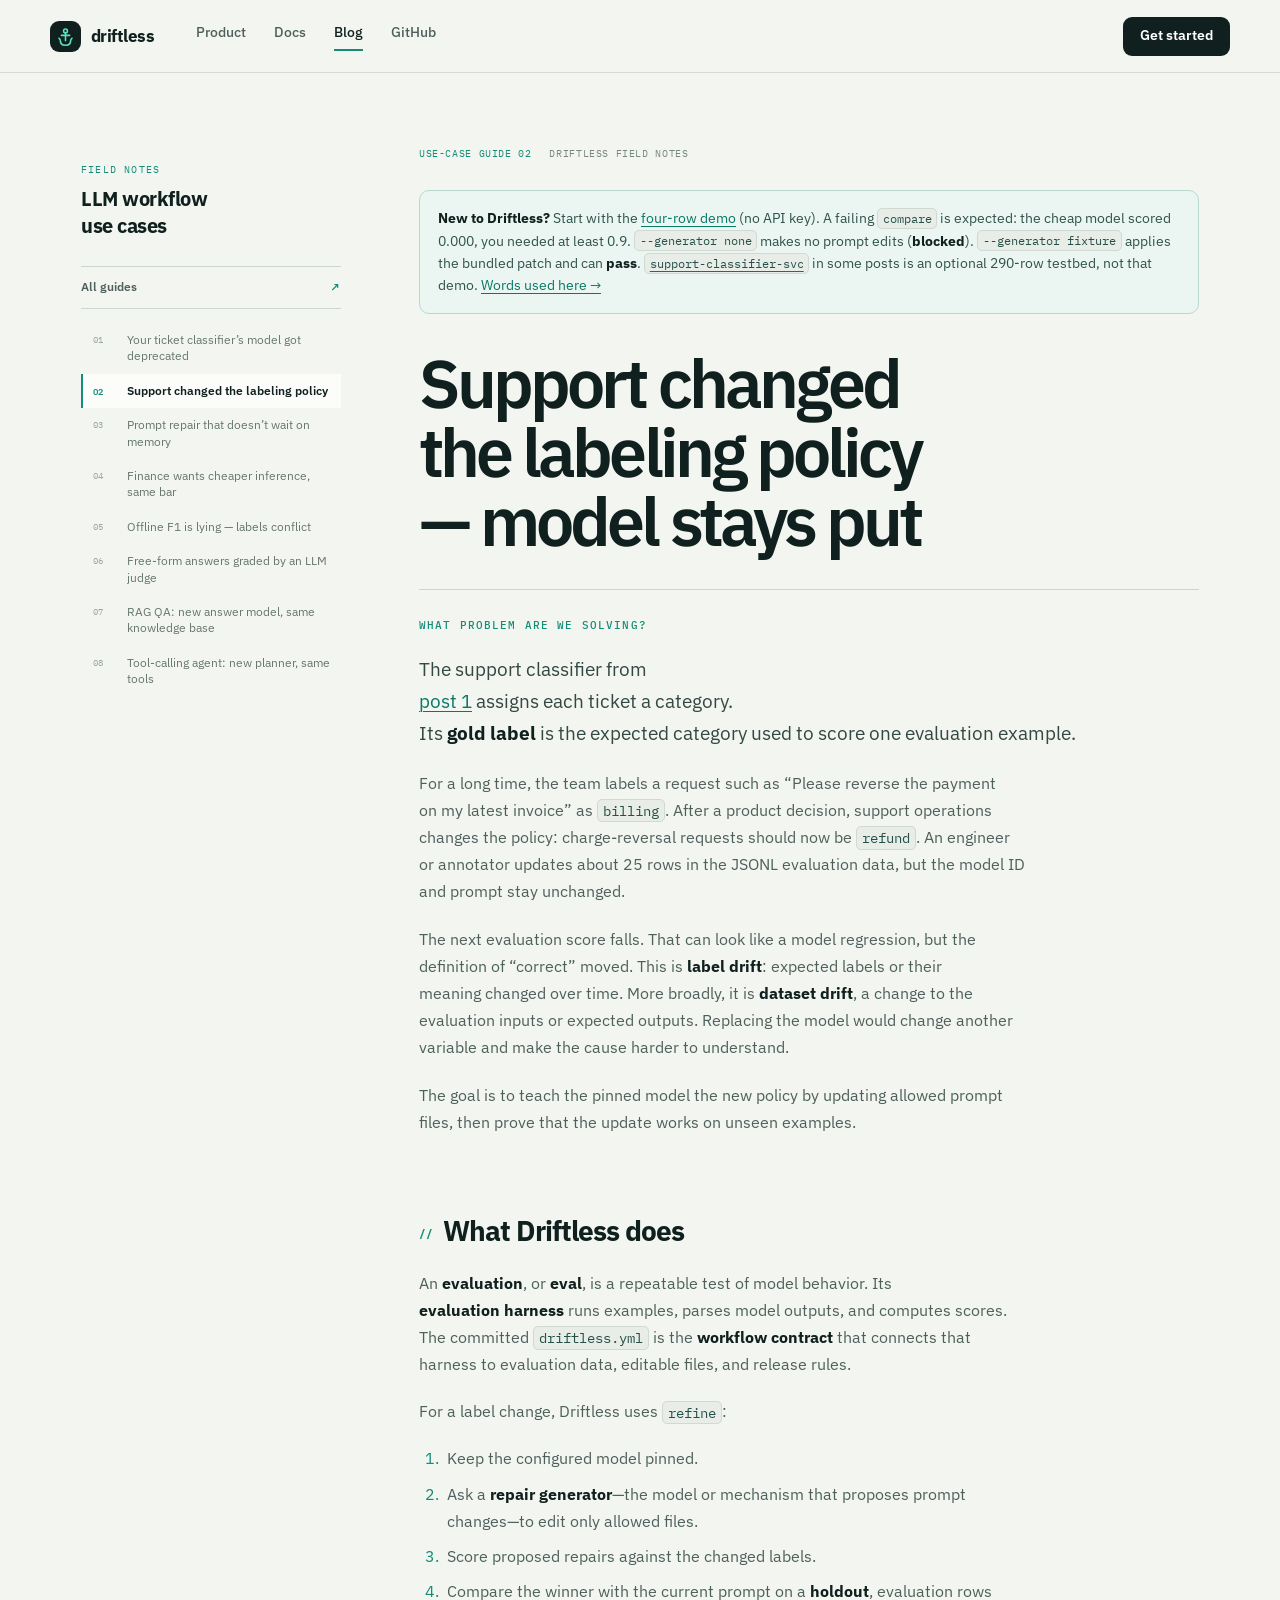
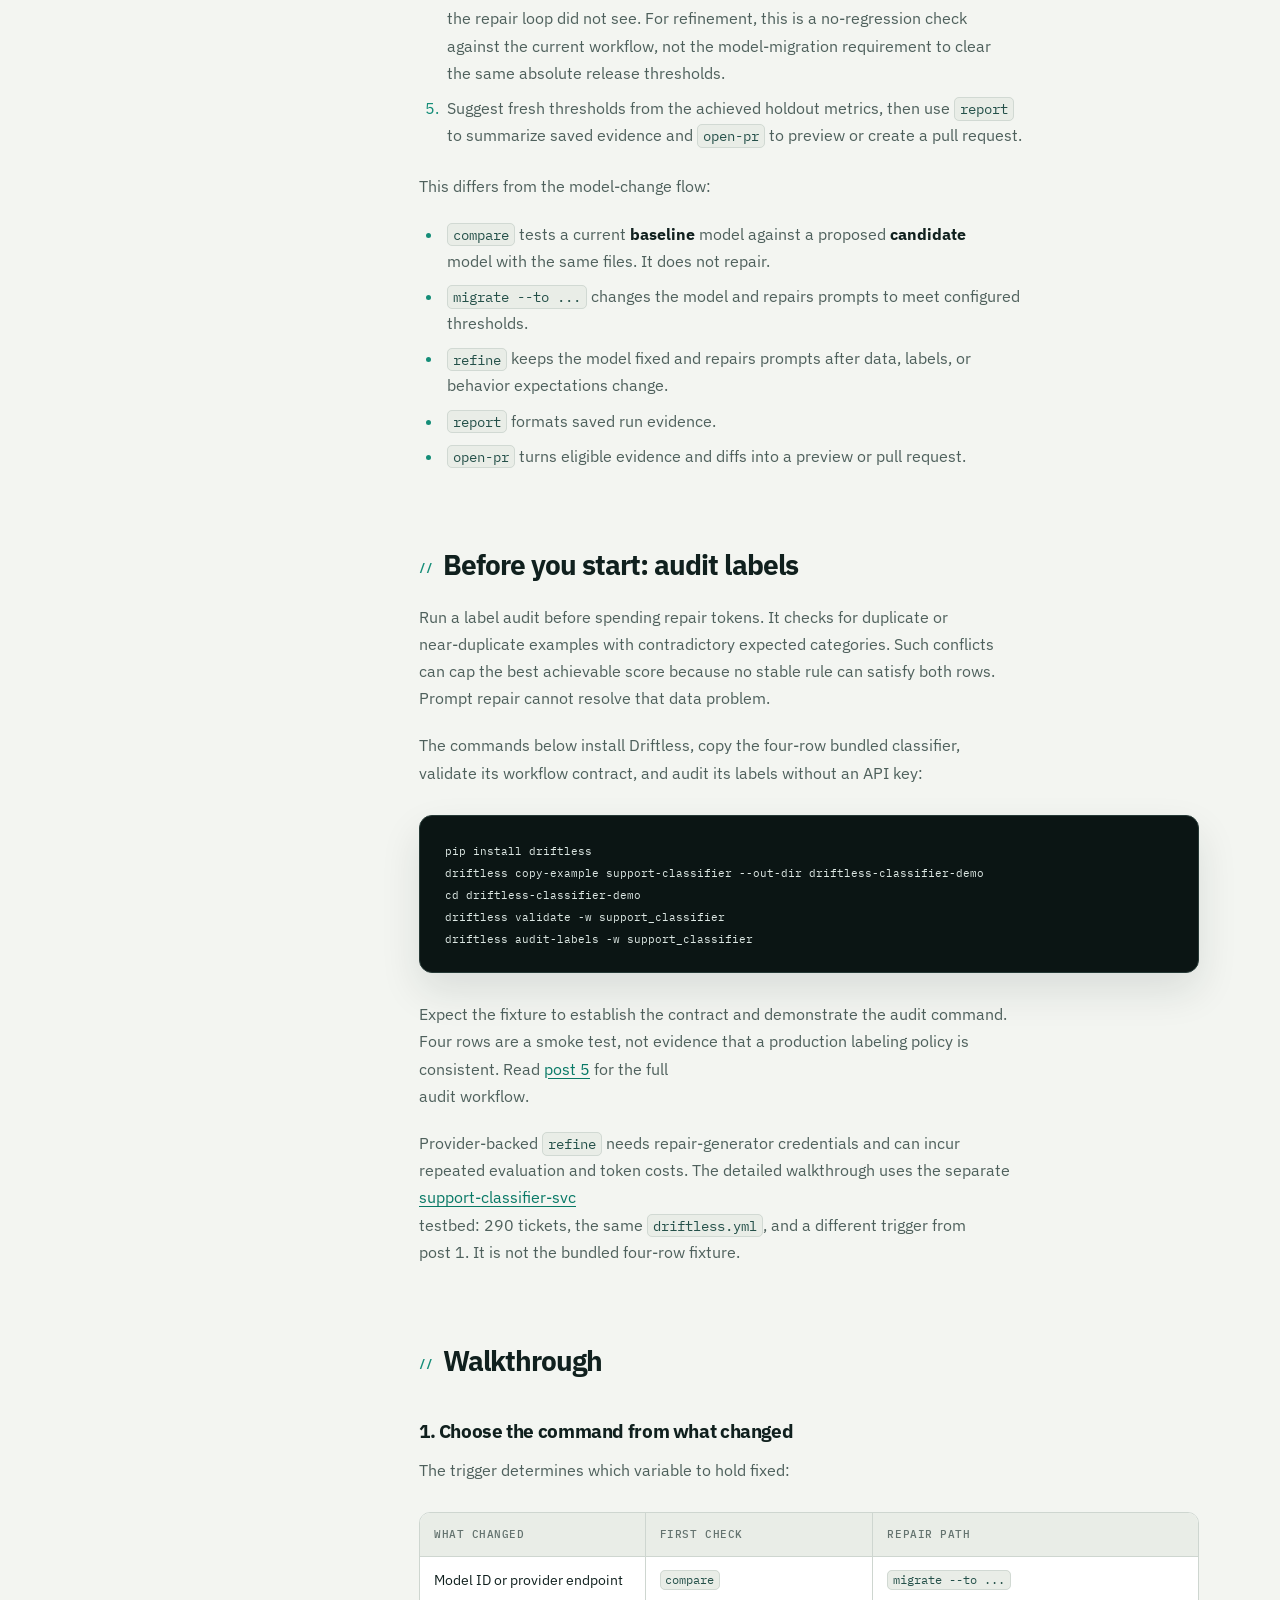
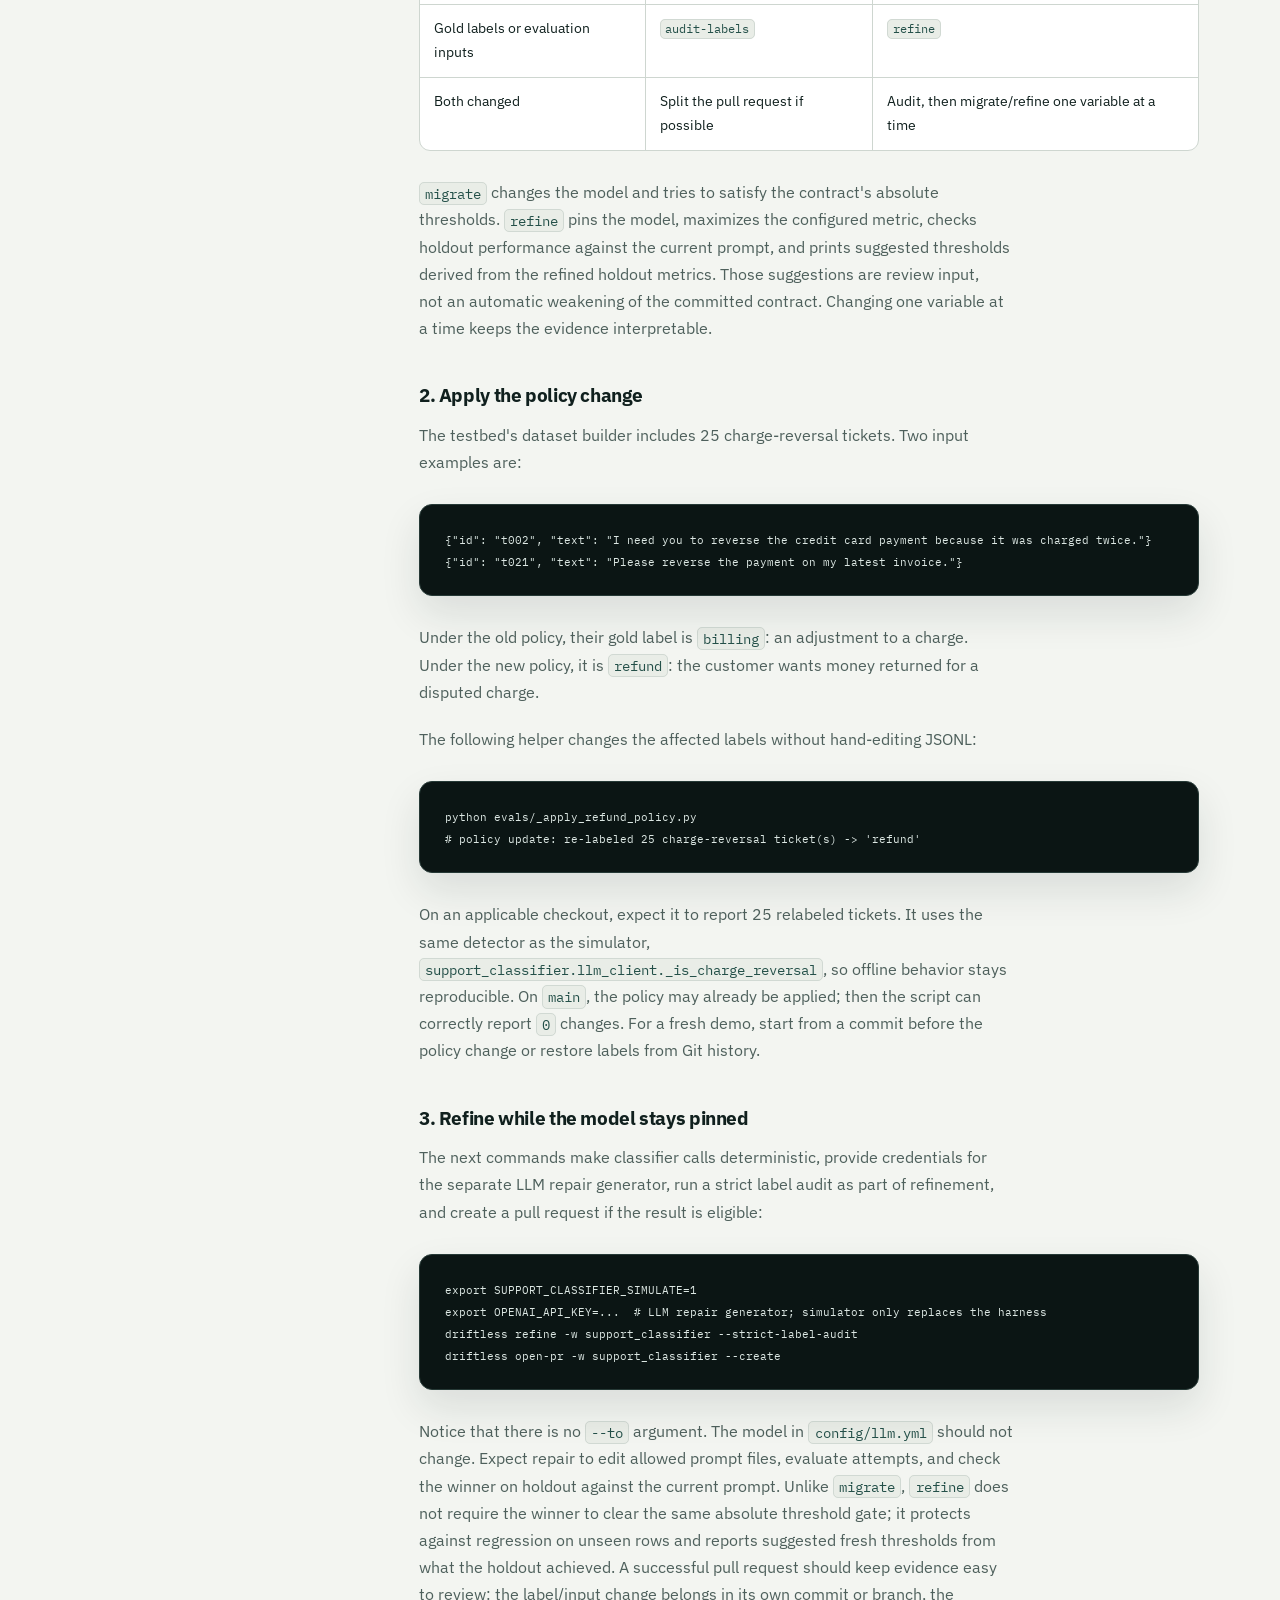
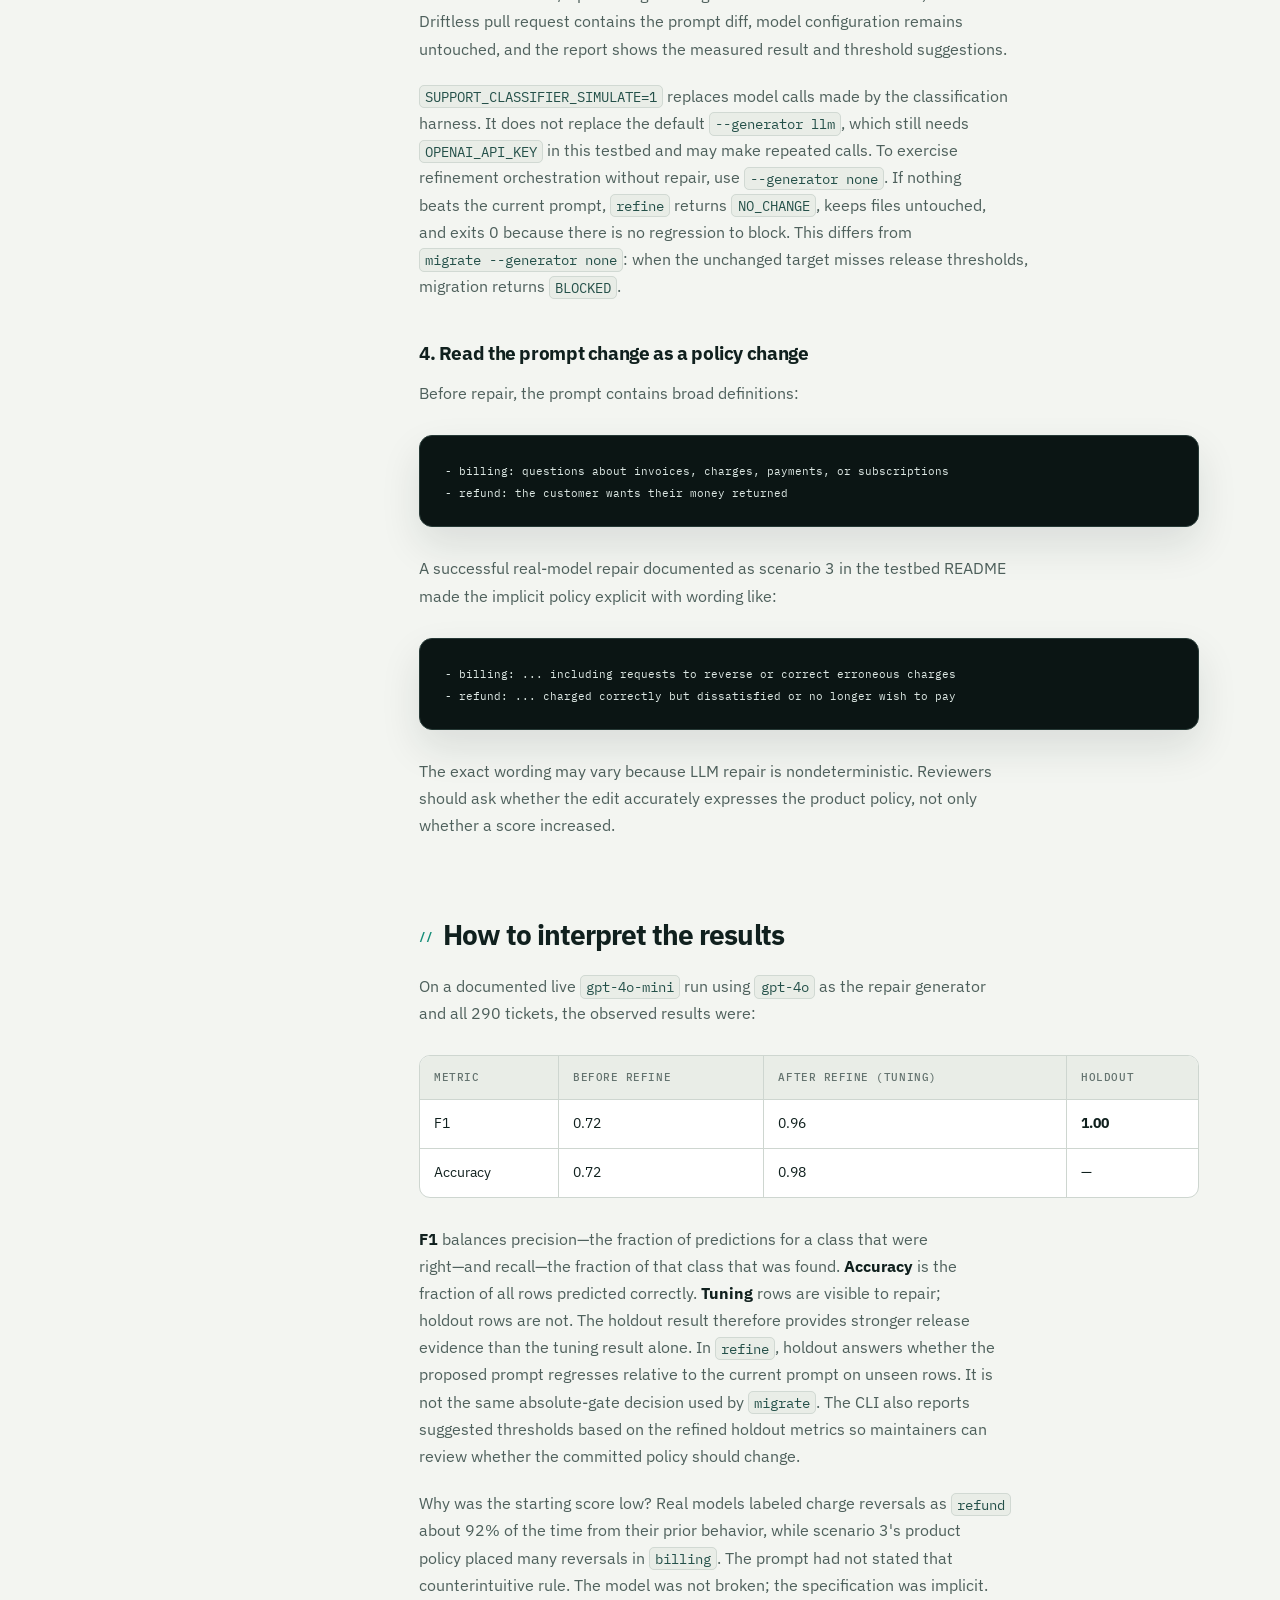
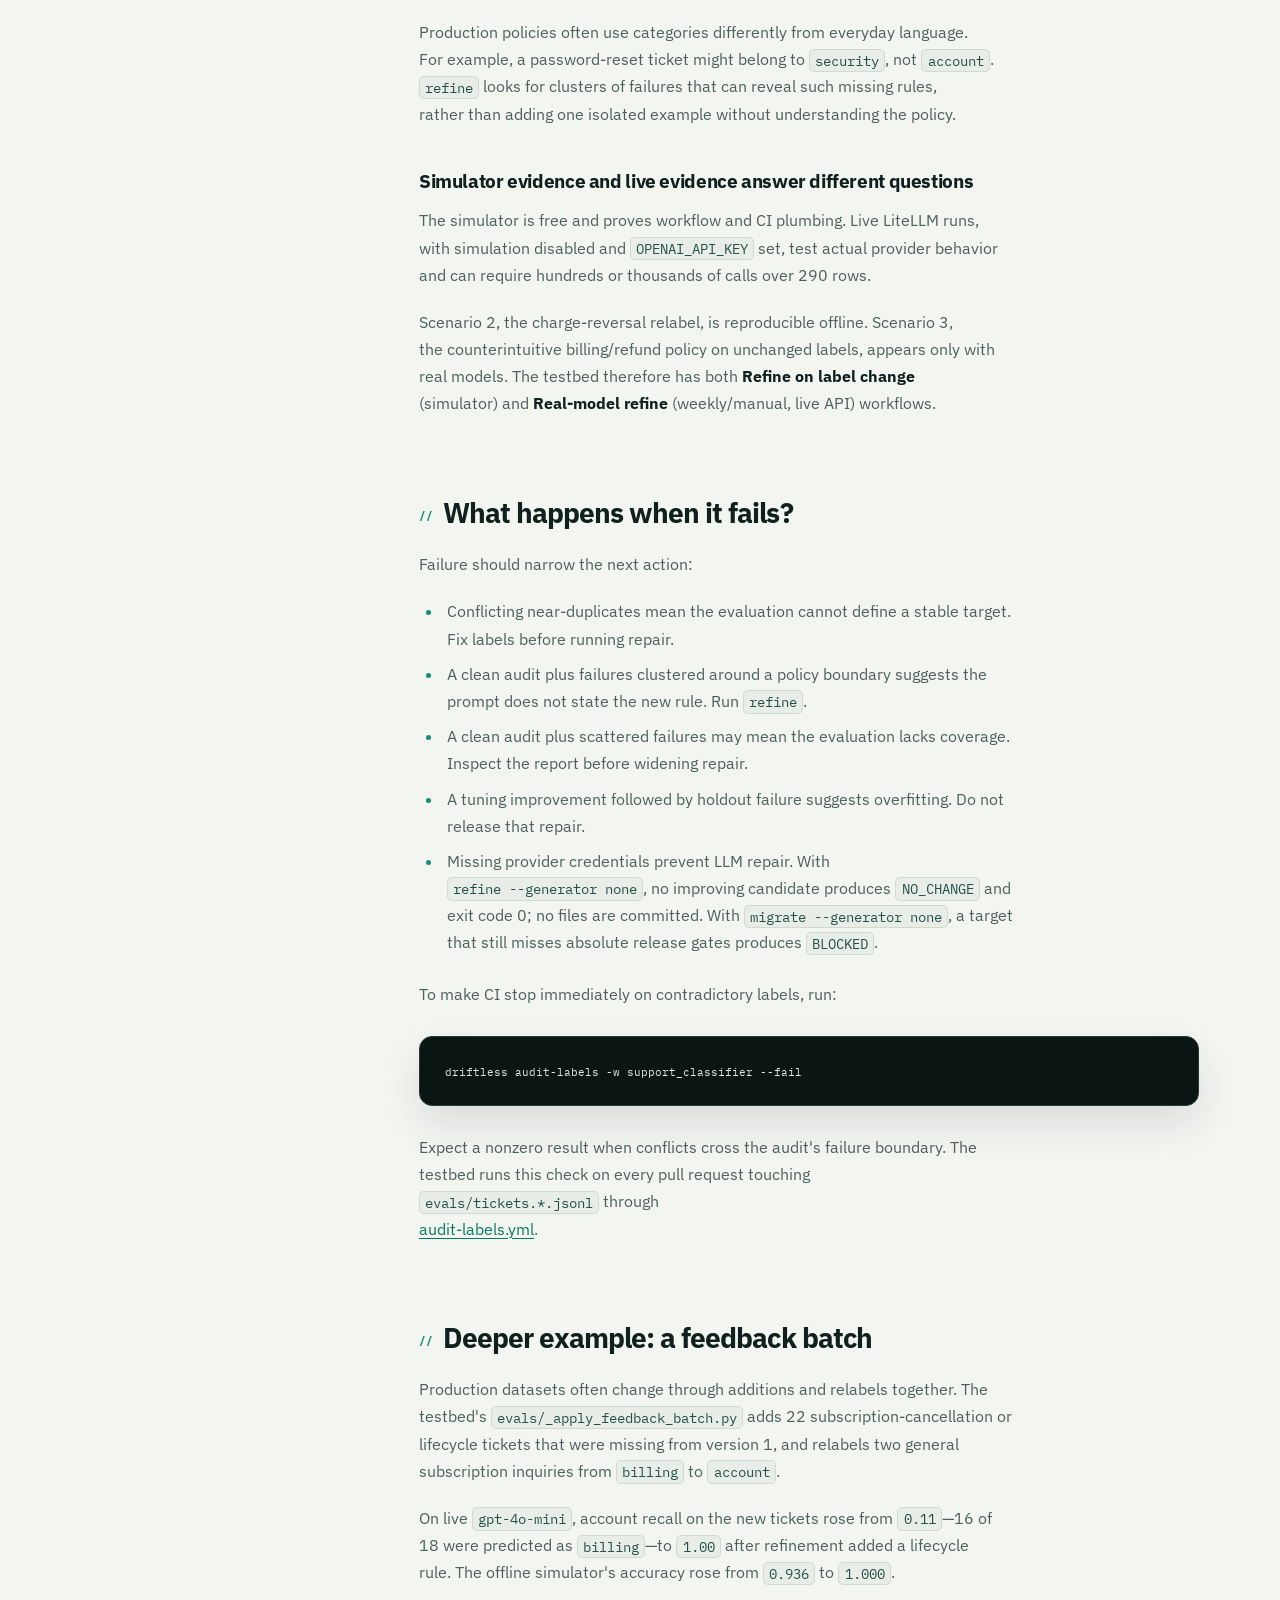
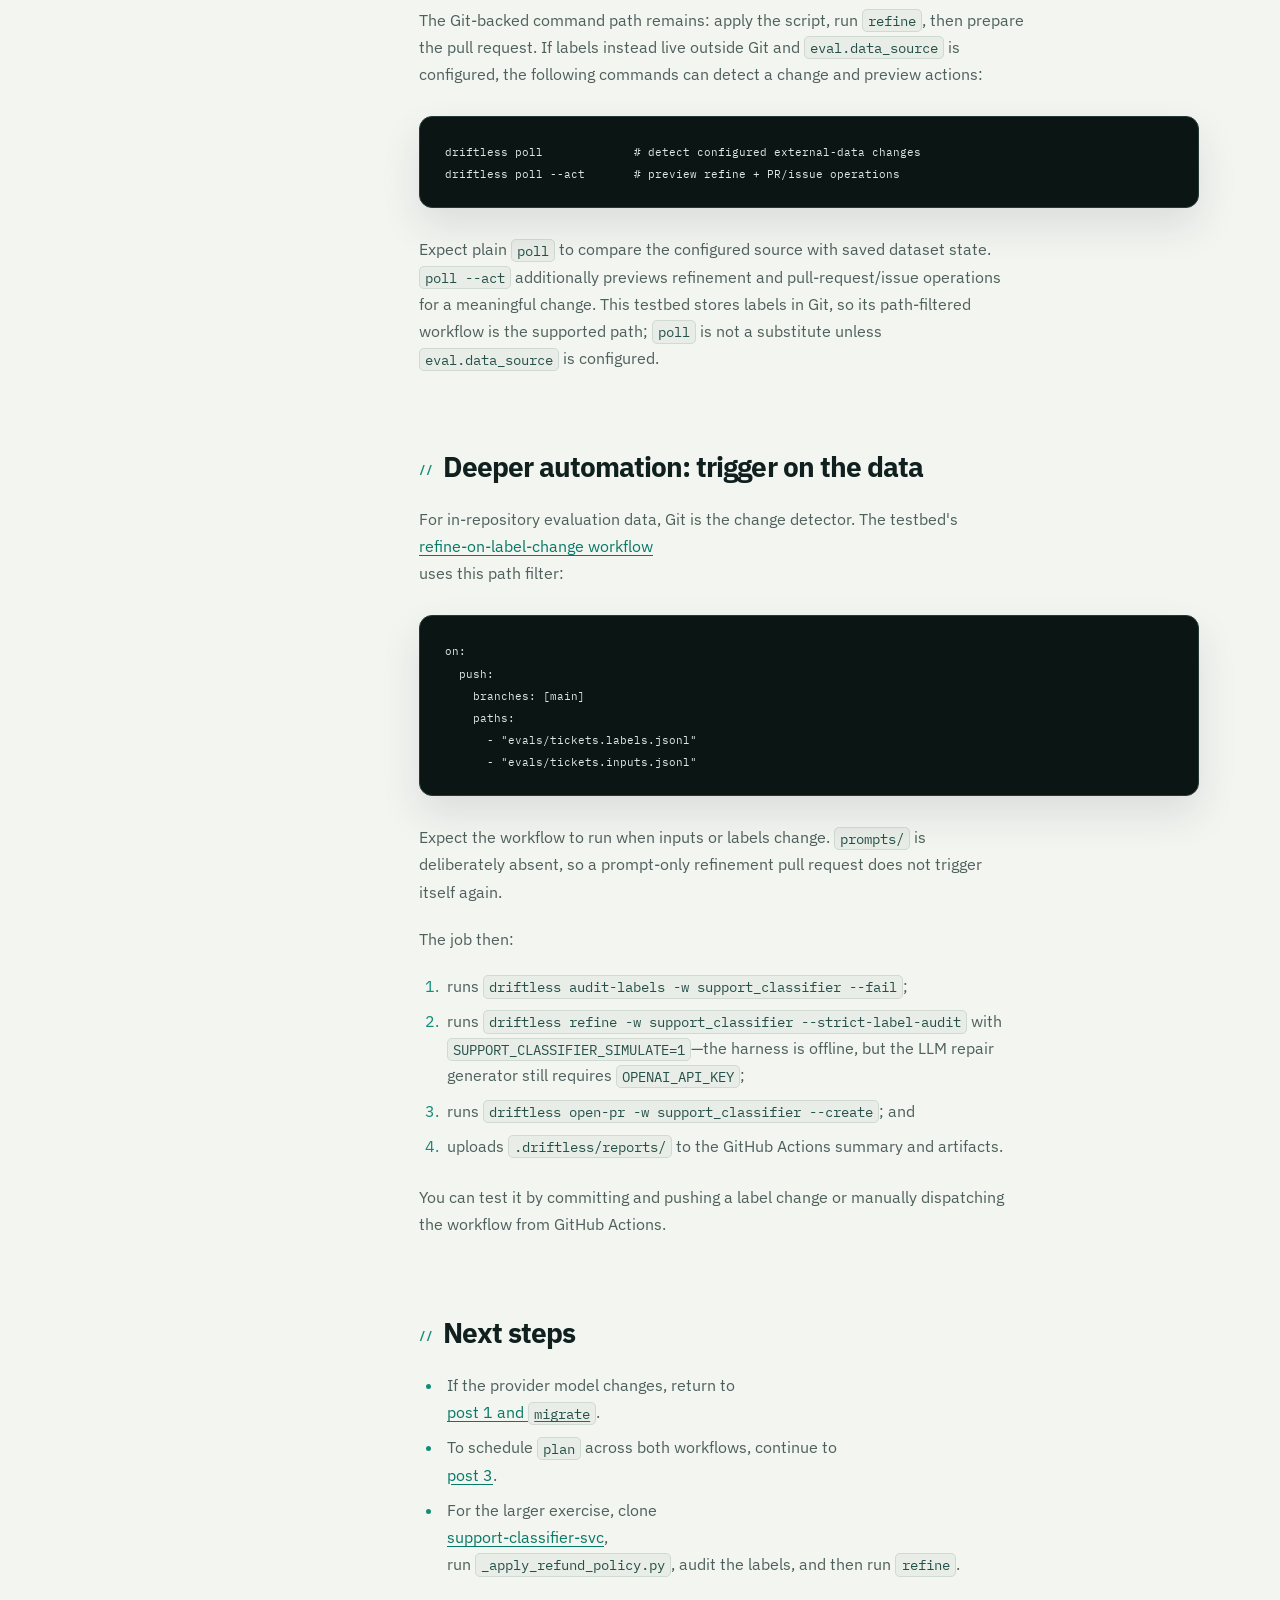
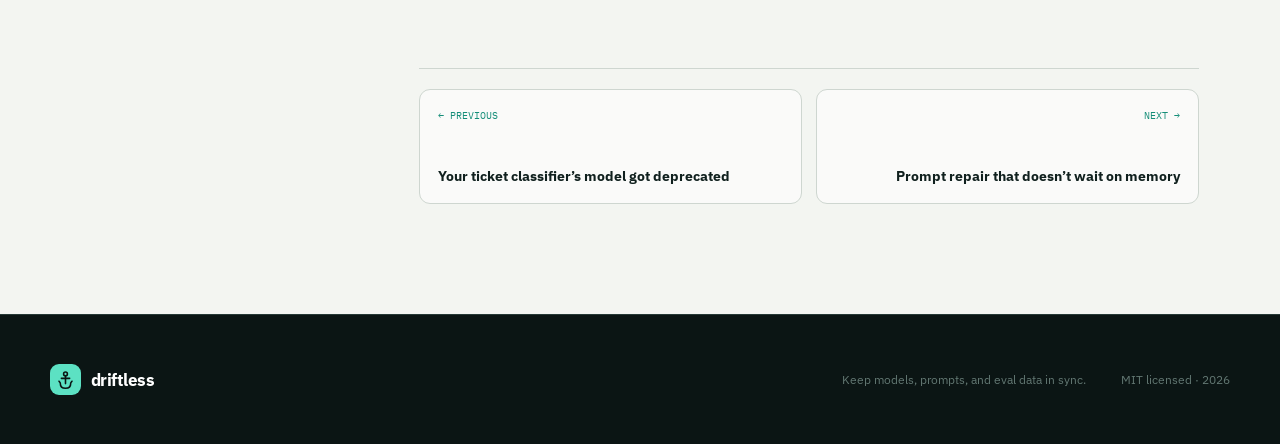
<file: site/blog/02-when-labels-move-refine-not-remodel.html>
<!DOCTYPE html>
<html lang="en">
<head>
<meta charset="UTF-8" />
<meta name="viewport" content="width=device-width, initial-scale=1.0" />
<title>Support changed the labeling policy — Driftless blog</title>
<meta name="description" content="Practical guidance for keeping LLM models, prompts, and eval data in sync." />
<link rel="preconnect" href="https://fonts.googleapis.com" />
<link rel="preconnect" href="https://fonts.gstatic.com" crossorigin />
<link href="https://fonts.googleapis.com/css2?family=IBM+Plex+Mono:wght@400;500&family=IBM+Plex+Sans:wght@400;500;600;700&display=swap" rel="stylesheet" />
<link rel="stylesheet" href="blog.css" />
<link rel="icon" href="../assets/logo.svg" type="image/svg+xml" />
</head>
<body class="blog blog-article">
<a class="skip-link" href="#main-content">Skip to content</a>
<header class="site-header">
  <div class="nav-shell">
    <a class="wordmark" href="../index.html" aria-label="Driftless home">
      <span class="wordmark-icon" aria-hidden="true">
        <svg viewBox="0 0 32 32" fill="none">
          <circle cx="16" cy="8.2" r="2.65" stroke="currentColor" stroke-width="2.2"/>
          <path d="M16 10.9v10.8" stroke="currentColor" stroke-width="2.2" stroke-linecap="round"/>
          <path d="M10.2 14.4h11.6" stroke="currentColor" stroke-width="2.2" stroke-linecap="round"/>
          <path d="M7 18.4l1.7 2.3c0 4.8 3.2 7.5 7.3 7.5s7.3-2.7 7.3-7.5l1.7-2.3" stroke="currentColor" stroke-width="2.2" stroke-linecap="round" stroke-linejoin="round"/>
        </svg>
      </span>
      <span>driftless</span>
    </a>
    <nav class="top-links" aria-label="Primary navigation">
      <a href="../index.html">Product</a>
      <a href="../docs.html">Docs</a>
      <a href="index.html" class="active">Blog</a>
      <a href="https://github.com/driftless-dev/driftless">GitHub</a>
    </nav>
    <a class="nav-cta" href="../index.html#quickstart">Get started</a>
  </div>
</header>
<div class="blog-shell">
  <aside class="series-nav">
    <div class="series-heading">
      <span>Field notes</span>
      <strong>LLM workflow<br />use cases</strong>
    </div>
    <a class="series-index" href="index.html">All guides <span>↗</span></a>
    <nav aria-label="Blog series">
      <a href="01-model-swap-is-not-a-migration.html"><span>01</span>Your ticket classifier’s model got deprecated</a>
      <a href="02-when-labels-move-refine-not-remodel.html" class="active"><span>02</span>Support changed the labeling policy</a>
      <a href="03-dependabot-for-prompts-in-ci.html"><span>03</span>Prompt repair that doesn’t wait on memory</a>
      <a href="04-cheaper-model-same-quality-bar.html"><span>04</span>Finance wants cheaper inference, same bar</a>
      <a href="05-audit-labels-before-you-trust-f1.html"><span>05</span>Offline F1 is lying — labels conflict</a>
      <a href="06-trust-your-llm-judge.html"><span>06</span>Free-form answers graded by an LLM judge</a>
      <a href="07-rag-prompts-drift-too.html"><span>07</span>RAG QA: new answer model, same knowledge base</a>
      <a href="08-agent-tool-selection-drift.html"><span>08</span>Tool-calling agent: new planner, same tools</a>
    </nav>
  </aside>
  <main class="blog-content" id="main-content">

      <div class="article-meta">
        <span>Use-case guide 02</span>
        <span>Driftless field notes</span>
      </div>

      <aside class="guide-start" aria-label="First-time reader guidance">
        <strong>New to Driftless?</strong>
        Start with the
        <a href="../index.html#quickstart">four-row demo</a>
        (no API key). A failing <code>compare</code> is expected: the cheap model
        scored 0.000, you needed at least 0.9.
        <code>--generator none</code> makes no prompt edits (<strong>blocked</strong>).
        <code>--generator fixture</code> applies the bundled patch and can
        <strong>pass</strong>.
        <a href="https://github.com/driftless-dev/support-classifier-svc"><code>support-classifier-svc</code></a>
        in some posts is an optional 290-row testbed, not that demo.
        <a href="../docs.html#words">Words used here →</a>
      </aside>
<h1 id="support-changed-the-labeling-policy-model-stays-put">Support changed the labeling policy — model stays put</h1>
<h2 id="what-problem-are-we-solving">What problem are we solving?</h2>
<p>The support classifier from<br />
<a href="01-model-swap-is-not-a-migration.html">post 1</a> assigns each ticket a category.<br />
Its <strong>gold label</strong> is the expected category used to score one evaluation example.</p>
<p>For a long time, the team labels a request such as “Please reverse the payment<br />
on my latest invoice” as <code>billing</code>. After a product decision, support operations<br />
changes the policy: charge-reversal requests should now be <code>refund</code>. An engineer<br />
or annotator updates about 25 rows in the JSONL evaluation data, but the model ID<br />
and prompt stay unchanged.</p>
<p>The next evaluation score falls. That can look like a model regression, but the<br />
definition of “correct” moved. This is <strong>label drift</strong>: expected labels or their<br />
meaning changed over time. More broadly, it is <strong>dataset drift</strong>, a change to the<br />
evaluation inputs or expected outputs. Replacing the model would change another<br />
variable and make the cause harder to understand.</p>
<p>The goal is to teach the pinned model the new policy by updating allowed prompt<br />
files, then prove that the update works on unseen examples.</p>
<h2 id="what-driftless-does">What Driftless does</h2>
<p>An <strong>evaluation</strong>, or <strong>eval</strong>, is a repeatable test of model behavior. Its<br />
<strong>evaluation harness</strong> runs examples, parses model outputs, and computes scores.<br />
The committed <code>driftless.yml</code> is the <strong>workflow contract</strong> that connects that<br />
harness to evaluation data, editable files, and release rules.</p>
<p>For a label change, Driftless uses <code>refine</code>:</p>
<ol>
<li>Keep the configured model pinned.</li>
<li>Ask a <strong>repair generator</strong>—the model or mechanism that proposes prompt<br />
   changes—to edit only allowed files.</li>
<li>Score proposed repairs against the changed labels.</li>
<li>Compare the winner with the current prompt on a <strong>holdout</strong>, evaluation rows<br />
   the repair loop did not see. For refinement, this is a no-regression check<br />
   against the current workflow, not the model-migration requirement to clear<br />
   the same absolute release thresholds.</li>
<li>Suggest fresh thresholds from the achieved holdout metrics, then use <code>report</code><br />
   to summarize saved evidence and <code>open-pr</code> to preview or create a pull request.</li>
</ol>
<p>This differs from the model-change flow:</p>
<ul>
<li><code>compare</code> tests a current <strong>baseline</strong> model against a proposed <strong>candidate</strong><br />
  model with the same files. It does not repair.</li>
<li><code>migrate --to ...</code> changes the model and repairs prompts to meet configured<br />
  thresholds.</li>
<li><code>refine</code> keeps the model fixed and repairs prompts after data, labels, or<br />
  behavior expectations change.</li>
<li><code>report</code> formats saved run evidence.</li>
<li><code>open-pr</code> turns eligible evidence and diffs into a preview or pull request.</li>
</ul>
<h2 id="before-you-start-audit-labels">Before you start: audit labels</h2>
<p>Run a label audit before spending repair tokens. It checks for duplicate or<br />
near-duplicate examples with contradictory expected categories. Such conflicts<br />
can cap the best achievable score because no stable rule can satisfy both rows.<br />
Prompt repair cannot resolve that data problem.</p>
<p>The commands below install Driftless, copy the four-row bundled classifier,<br />
validate its workflow contract, and audit its labels without an API key:</p>
<pre><code class="language-bash">pip install driftless
driftless copy-example support-classifier --out-dir driftless-classifier-demo
cd driftless-classifier-demo
driftless validate -w support_classifier
driftless audit-labels -w support_classifier
</code></pre>
<p>Expect the fixture to establish the contract and demonstrate the audit command.<br />
Four rows are a smoke test, not evidence that a production labeling policy is<br />
consistent. Read <a href="05-audit-labels-before-you-trust-f1.html">post 5</a> for the full<br />
audit workflow.</p>
<p>Provider-backed <code>refine</code> needs repair-generator credentials and can incur<br />
repeated evaluation and token costs. The detailed walkthrough uses the separate<br />
<a href="https://github.com/driftless-dev/support-classifier-svc">support-classifier-svc</a><br />
testbed: 290 tickets, the same <code>driftless.yml</code>, and a different trigger from<br />
post 1. It is not the bundled four-row fixture.</p>
<h2 id="walkthrough">Walkthrough</h2>
<h3 id="1-choose-the-command-from-what-changed">1. Choose the command from what changed</h3>
<p>The trigger determines which variable to hold fixed:</p>
<table>
<thead>
<tr>
<th>What changed</th>
<th>First check</th>
<th>Repair path</th>
</tr>
</thead>
<tbody>
<tr>
<td>Model ID or provider endpoint</td>
<td><code>compare</code></td>
<td><code>migrate --to ...</code></td>
</tr>
<tr>
<td>Gold labels or evaluation inputs</td>
<td><code>audit-labels</code></td>
<td><code>refine</code></td>
</tr>
<tr>
<td>Both changed</td>
<td>Split the pull request if possible</td>
<td>Audit, then migrate/refine one variable at a time</td>
</tr>
</tbody>
</table>
<p><code>migrate</code> changes the model and tries to satisfy the contract's absolute<br />
thresholds. <code>refine</code> pins the model, maximizes the configured metric, checks<br />
holdout performance against the current prompt, and prints suggested thresholds<br />
derived from the refined holdout metrics. Those suggestions are review input,<br />
not an automatic weakening of the committed contract. Changing one variable at<br />
a time keeps the evidence interpretable.</p>
<h3 id="2-apply-the-policy-change">2. Apply the policy change</h3>
<p>The testbed's dataset builder includes 25 charge-reversal tickets. Two input<br />
examples are:</p>
<pre><code class="language-json">{&quot;id&quot;: &quot;t002&quot;, &quot;text&quot;: &quot;I need you to reverse the credit card payment because it was charged twice.&quot;}
{&quot;id&quot;: &quot;t021&quot;, &quot;text&quot;: &quot;Please reverse the payment on my latest invoice.&quot;}
</code></pre>
<p>Under the old policy, their gold label is <code>billing</code>: an adjustment to a charge.<br />
Under the new policy, it is <code>refund</code>: the customer wants money returned for a<br />
disputed charge.</p>
<p>The following helper changes the affected labels without hand-editing JSONL:</p>
<pre><code class="language-bash">python evals/_apply_refund_policy.py
# policy update: re-labeled 25 charge-reversal ticket(s) -&gt; 'refund'
</code></pre>
<p>On an applicable checkout, expect it to report 25 relabeled tickets. It uses the<br />
same detector as the simulator,<br />
<code>support_classifier.llm_client._is_charge_reversal</code>, so offline behavior stays<br />
reproducible. On <code>main</code>, the policy may already be applied; then the script can<br />
correctly report <code>0</code> changes. For a fresh demo, start from a commit before the<br />
policy change or restore labels from Git history.</p>
<h3 id="3-refine-while-the-model-stays-pinned">3. Refine while the model stays pinned</h3>
<p>The next commands make classifier calls deterministic, provide credentials for<br />
the separate LLM repair generator, run a strict label audit as part of refinement,<br />
and create a pull request if the result is eligible:</p>
<pre><code class="language-bash">export SUPPORT_CLASSIFIER_SIMULATE=1
export OPENAI_API_KEY=...  # LLM repair generator; simulator only replaces the harness
driftless refine -w support_classifier --strict-label-audit
driftless open-pr -w support_classifier --create
</code></pre>
<p>Notice that there is no <code>--to</code> argument. The model in <code>config/llm.yml</code> should not<br />
change. Expect repair to edit allowed prompt files, evaluate attempts, and check<br />
the winner on holdout against the current prompt. Unlike <code>migrate</code>, <code>refine</code> does<br />
not require the winner to clear the same absolute threshold gate; it protects<br />
against regression on unseen rows and reports suggested fresh thresholds from<br />
what the holdout achieved. A successful pull request should keep evidence easy<br />
to review: the label/input change belongs in its own commit or branch, the<br />
Driftless pull request contains the prompt diff, model configuration remains<br />
untouched, and the report shows the measured result and threshold suggestions.</p>
<p><code>SUPPORT_CLASSIFIER_SIMULATE=1</code> replaces model calls made by the classification<br />
harness. It does not replace the default <code>--generator llm</code>, which still needs<br />
<code>OPENAI_API_KEY</code> in this testbed and may make repeated calls. To exercise<br />
refinement orchestration without repair, use <code>--generator none</code>. If nothing<br />
beats the current prompt, <code>refine</code> returns <code>NO_CHANGE</code>, keeps files untouched,<br />
and exits 0 because there is no regression to block. This differs from<br />
<code>migrate --generator none</code>: when the unchanged target misses release thresholds,<br />
migration returns <code>BLOCKED</code>.</p>
<h3 id="4-read-the-prompt-change-as-a-policy-change">4. Read the prompt change as a policy change</h3>
<p>Before repair, the prompt contains broad definitions:</p>
<pre><code class="language-markdown">- billing: questions about invoices, charges, payments, or subscriptions
- refund: the customer wants their money returned
</code></pre>
<p>A successful real-model repair documented as scenario 3 in the testbed README<br />
made the implicit policy explicit with wording like:</p>
<pre><code class="language-markdown">- billing: ... including requests to reverse or correct erroneous charges
- refund: ... charged correctly but dissatisfied or no longer wish to pay
</code></pre>
<p>The exact wording may vary because LLM repair is nondeterministic. Reviewers<br />
should ask whether the edit accurately expresses the product policy, not only<br />
whether a score increased.</p>
<h2 id="how-to-interpret-the-results">How to interpret the results</h2>
<p>On a documented live <code>gpt-4o-mini</code> run using <code>gpt-4o</code> as the repair generator<br />
and all 290 tickets, the observed results were:</p>
<table>
<thead>
<tr>
<th>Metric</th>
<th>Before refine</th>
<th>After refine (tuning)</th>
<th>Holdout</th>
</tr>
</thead>
<tbody>
<tr>
<td>F1</td>
<td>0.72</td>
<td>0.96</td>
<td><strong>1.00</strong></td>
</tr>
<tr>
<td>Accuracy</td>
<td>0.72</td>
<td>0.98</td>
<td>—</td>
</tr>
</tbody>
</table>
<p><strong>F1</strong> balances precision—the fraction of predictions for a class that were<br />
right—and recall—the fraction of that class that was found. <strong>Accuracy</strong> is the<br />
fraction of all rows predicted correctly. <strong>Tuning</strong> rows are visible to repair;<br />
holdout rows are not. The holdout result therefore provides stronger release<br />
evidence than the tuning result alone. In <code>refine</code>, holdout answers whether the<br />
proposed prompt regresses relative to the current prompt on unseen rows. It is<br />
not the same absolute-gate decision used by <code>migrate</code>. The CLI also reports<br />
suggested thresholds based on the refined holdout metrics so maintainers can<br />
review whether the committed policy should change.</p>
<p>Why was the starting score low? Real models labeled charge reversals as <code>refund</code><br />
about 92% of the time from their prior behavior, while scenario 3's product<br />
policy placed many reversals in <code>billing</code>. The prompt had not stated that<br />
counterintuitive rule. The model was not broken; the specification was implicit.</p>
<p>Production policies often use categories differently from everyday language.<br />
For example, a password-reset ticket might belong to <code>security</code>, not <code>account</code>.<br />
<code>refine</code> looks for clusters of failures that can reveal such missing rules,<br />
rather than adding one isolated example without understanding the policy.</p>
<h3 id="simulator-evidence-and-live-evidence-answer-different-questions">Simulator evidence and live evidence answer different questions</h3>
<p>The simulator is free and proves workflow and CI plumbing. Live LiteLLM runs,<br />
with simulation disabled and <code>OPENAI_API_KEY</code> set, test actual provider behavior<br />
and can require hundreds or thousands of calls over 290 rows.</p>
<p>Scenario 2, the charge-reversal relabel, is reproducible offline. Scenario 3,<br />
the counterintuitive billing/refund policy on unchanged labels, appears only with<br />
real models. The testbed therefore has both <strong>Refine on label change</strong><br />
(simulator) and <strong>Real-model refine</strong> (weekly/manual, live API) workflows.</p>
<h2 id="what-happens-when-it-fails">What happens when it fails?</h2>
<p>Failure should narrow the next action:</p>
<ul>
<li>Conflicting near-duplicates mean the evaluation cannot define a stable target.<br />
  Fix labels before running repair.</li>
<li>A clean audit plus failures clustered around a policy boundary suggests the<br />
  prompt does not state the new rule. Run <code>refine</code>.</li>
<li>A clean audit plus scattered failures may mean the evaluation lacks coverage.<br />
  Inspect the report before widening repair.</li>
<li>A tuning improvement followed by holdout failure suggests overfitting. Do not<br />
  release that repair.</li>
<li>Missing provider credentials prevent LLM repair. With<br />
<code>refine --generator none</code>, no improving candidate produces <code>NO_CHANGE</code> and<br />
  exit code 0; no files are committed. With <code>migrate --generator none</code>, a target<br />
  that still misses absolute release gates produces <code>BLOCKED</code>.</li>
</ul>
<p>To make CI stop immediately on contradictory labels, run:</p>
<pre><code class="language-bash">driftless audit-labels -w support_classifier --fail
</code></pre>
<p>Expect a nonzero result when conflicts cross the audit's failure boundary. The<br />
testbed runs this check on every pull request touching<br />
<code>evals/tickets.*.jsonl</code> through<br />
<a href="https://github.com/driftless-dev/support-classifier-svc/blob/main/.github/workflows/audit-labels.yml">audit-labels.yml</a>.</p>
<h2 id="deeper-example-a-feedback-batch">Deeper example: a feedback batch</h2>
<p>Production datasets often change through additions and relabels together. The<br />
testbed's <code>evals/_apply_feedback_batch.py</code> adds 22 subscription-cancellation or<br />
lifecycle tickets that were missing from version 1, and relabels two general<br />
subscription inquiries from <code>billing</code> to <code>account</code>.</p>
<p>On live <code>gpt-4o-mini</code>, account recall on the new tickets rose from <code>0.11</code>—16 of<br />
18 were predicted as <code>billing</code>—to <code>1.00</code> after refinement added a lifecycle<br />
rule. The offline simulator's accuracy rose from <code>0.936</code> to <code>1.000</code>.</p>
<p>The Git-backed command path remains: apply the script, run <code>refine</code>, then prepare<br />
the pull request. If labels instead live outside Git and <code>eval.data_source</code> is<br />
configured, the following commands can detect a change and preview actions:</p>
<pre><code class="language-bash">driftless poll             # detect configured external-data changes
driftless poll --act       # preview refine + PR/issue operations
</code></pre>
<p>Expect plain <code>poll</code> to compare the configured source with saved dataset state.<br />
<code>poll --act</code> additionally previews refinement and pull-request/issue operations<br />
for a meaningful change. This testbed stores labels in Git, so its path-filtered<br />
workflow is the supported path; <code>poll</code> is not a substitute unless<br />
<code>eval.data_source</code> is configured.</p>
<h2 id="deeper-automation-trigger-on-the-data">Deeper automation: trigger on the data</h2>
<p>For in-repository evaluation data, Git is the change detector. The testbed's<br />
<a href="https://github.com/driftless-dev/support-classifier-svc/blob/main/.github/workflows/refine-on-label-change.yml">refine-on-label-change workflow</a><br />
uses this path filter:</p>
<pre><code class="language-yaml">on:
  push:
    branches: [main]
    paths:
      - &quot;evals/tickets.labels.jsonl&quot;
      - &quot;evals/tickets.inputs.jsonl&quot;
</code></pre>
<p>Expect the workflow to run when inputs or labels change. <code>prompts/</code> is<br />
deliberately absent, so a prompt-only refinement pull request does not trigger<br />
itself again.</p>
<p>The job then:</p>
<ol>
<li>runs <code>driftless audit-labels -w support_classifier --fail</code>;</li>
<li>runs <code>driftless refine -w support_classifier --strict-label-audit</code> with<br />
<code>SUPPORT_CLASSIFIER_SIMULATE=1</code>—the harness is offline, but the LLM repair<br />
   generator still requires <code>OPENAI_API_KEY</code>;</li>
<li>runs <code>driftless open-pr -w support_classifier --create</code>; and</li>
<li>uploads <code>.driftless/reports/</code> to the GitHub Actions summary and artifacts.</li>
</ol>
<p>You can test it by committing and pushing a label change or manually dispatching<br />
the workflow from GitHub Actions.</p>
<h2 id="next-steps">Next steps</h2>
<ul>
<li>If the provider model changes, return to<br />
<a href="01-model-swap-is-not-a-migration.html">post 1 and <code>migrate</code></a>.</li>
<li>To schedule <code>plan</code> across both workflows, continue to<br />
<a href="03-dependabot-for-prompts-in-ci.html">post 3</a>.</li>
<li>For the larger exercise, clone<br />
<a href="https://github.com/driftless-dev/support-classifier-svc">support-classifier-svc</a>,<br />
  run <code>_apply_refund_policy.py</code>, audit the labels, and then run <code>refine</code>.</li>
</ul>
<nav class="post-nav" aria-label="Adjacent posts"><a class="previous" href="01-model-swap-is-not-a-migration.html"><span>← Previous</span><strong>Your ticket classifier’s model got deprecated</strong></a><a class="next" href="03-dependabot-for-prompts-in-ci.html"><span>Next →</span><strong>Prompt repair that doesn’t wait on memory</strong></a></nav>
  </main>
</div>
<footer class="blog-footer">
  <a class="wordmark" href="../index.html">
    <span class="wordmark-icon" aria-hidden="true">
      <svg viewBox="0 0 32 32" fill="none"><circle cx="16" cy="8.2" r="2.65" stroke="currentColor" stroke-width="2.2"/><path d="M16 10.9v10.8" stroke="currentColor" stroke-width="2.2" stroke-linecap="round"/><path d="M10.2 14.4h11.6" stroke="currentColor" stroke-width="2.2" stroke-linecap="round"/><path d="M7 18.4l1.7 2.3c0 4.8 3.2 7.5 7.3 7.5s7.3-2.7 7.3-7.5l1.7-2.3" stroke="currentColor" stroke-width="2.2" stroke-linecap="round" stroke-linejoin="round"/></svg>
    </span>
    <span>driftless</span>
  </a>
  <span>Keep models, prompts, and eval data in sync.</span>
  <span>MIT licensed · 2026</span>
</footer>
</body>
</html>
</file>
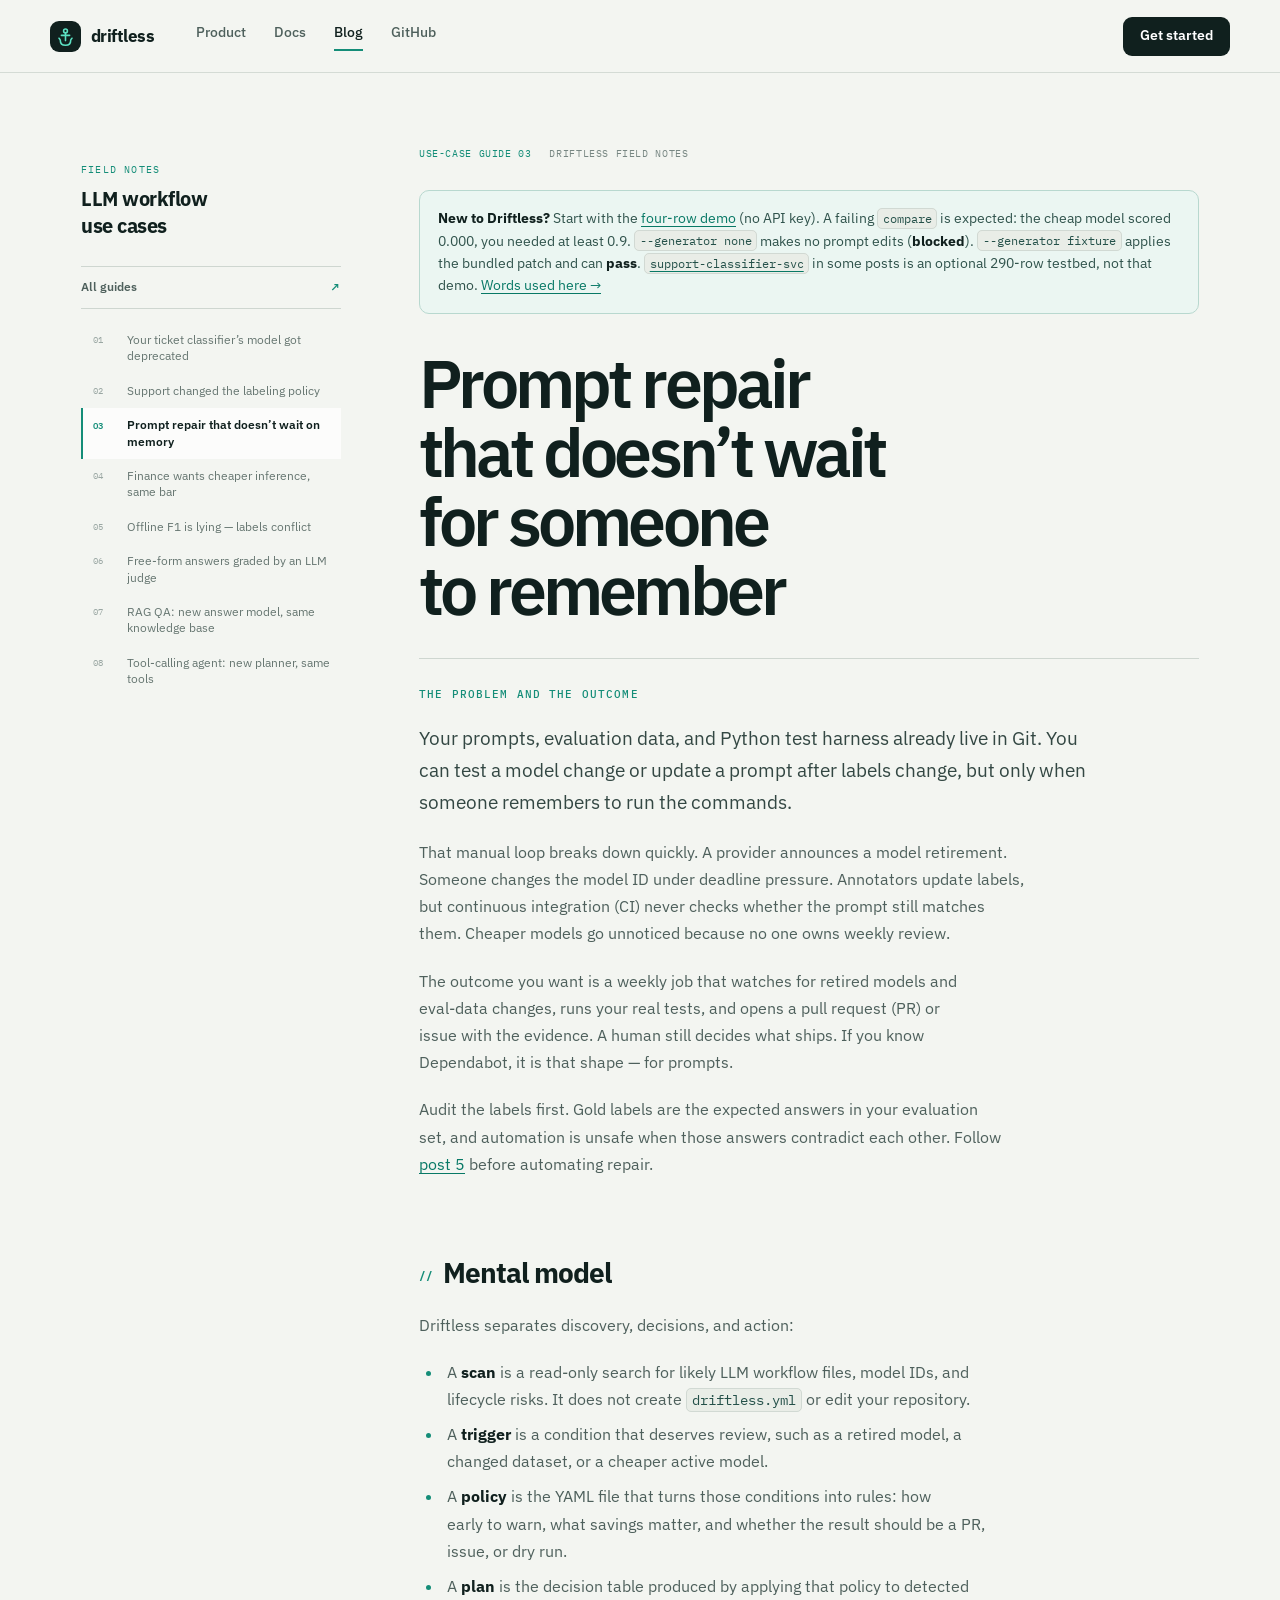
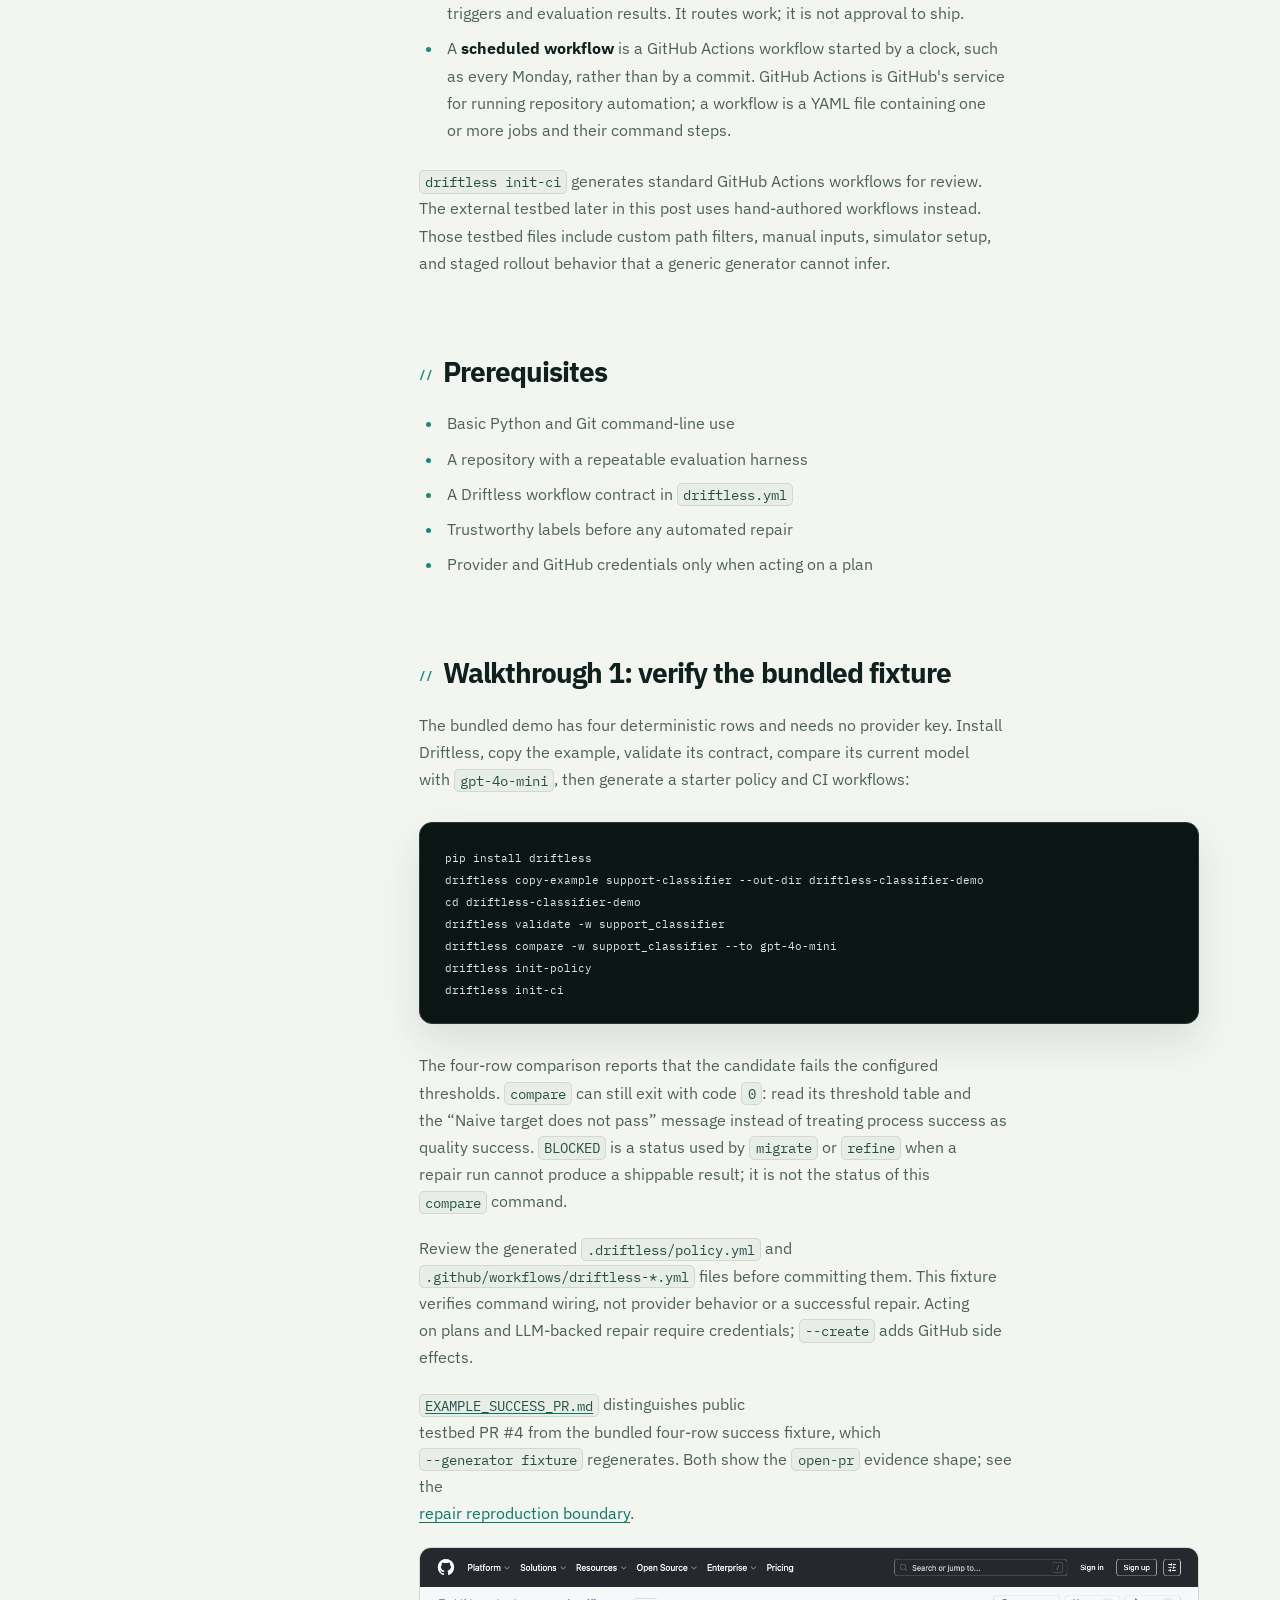
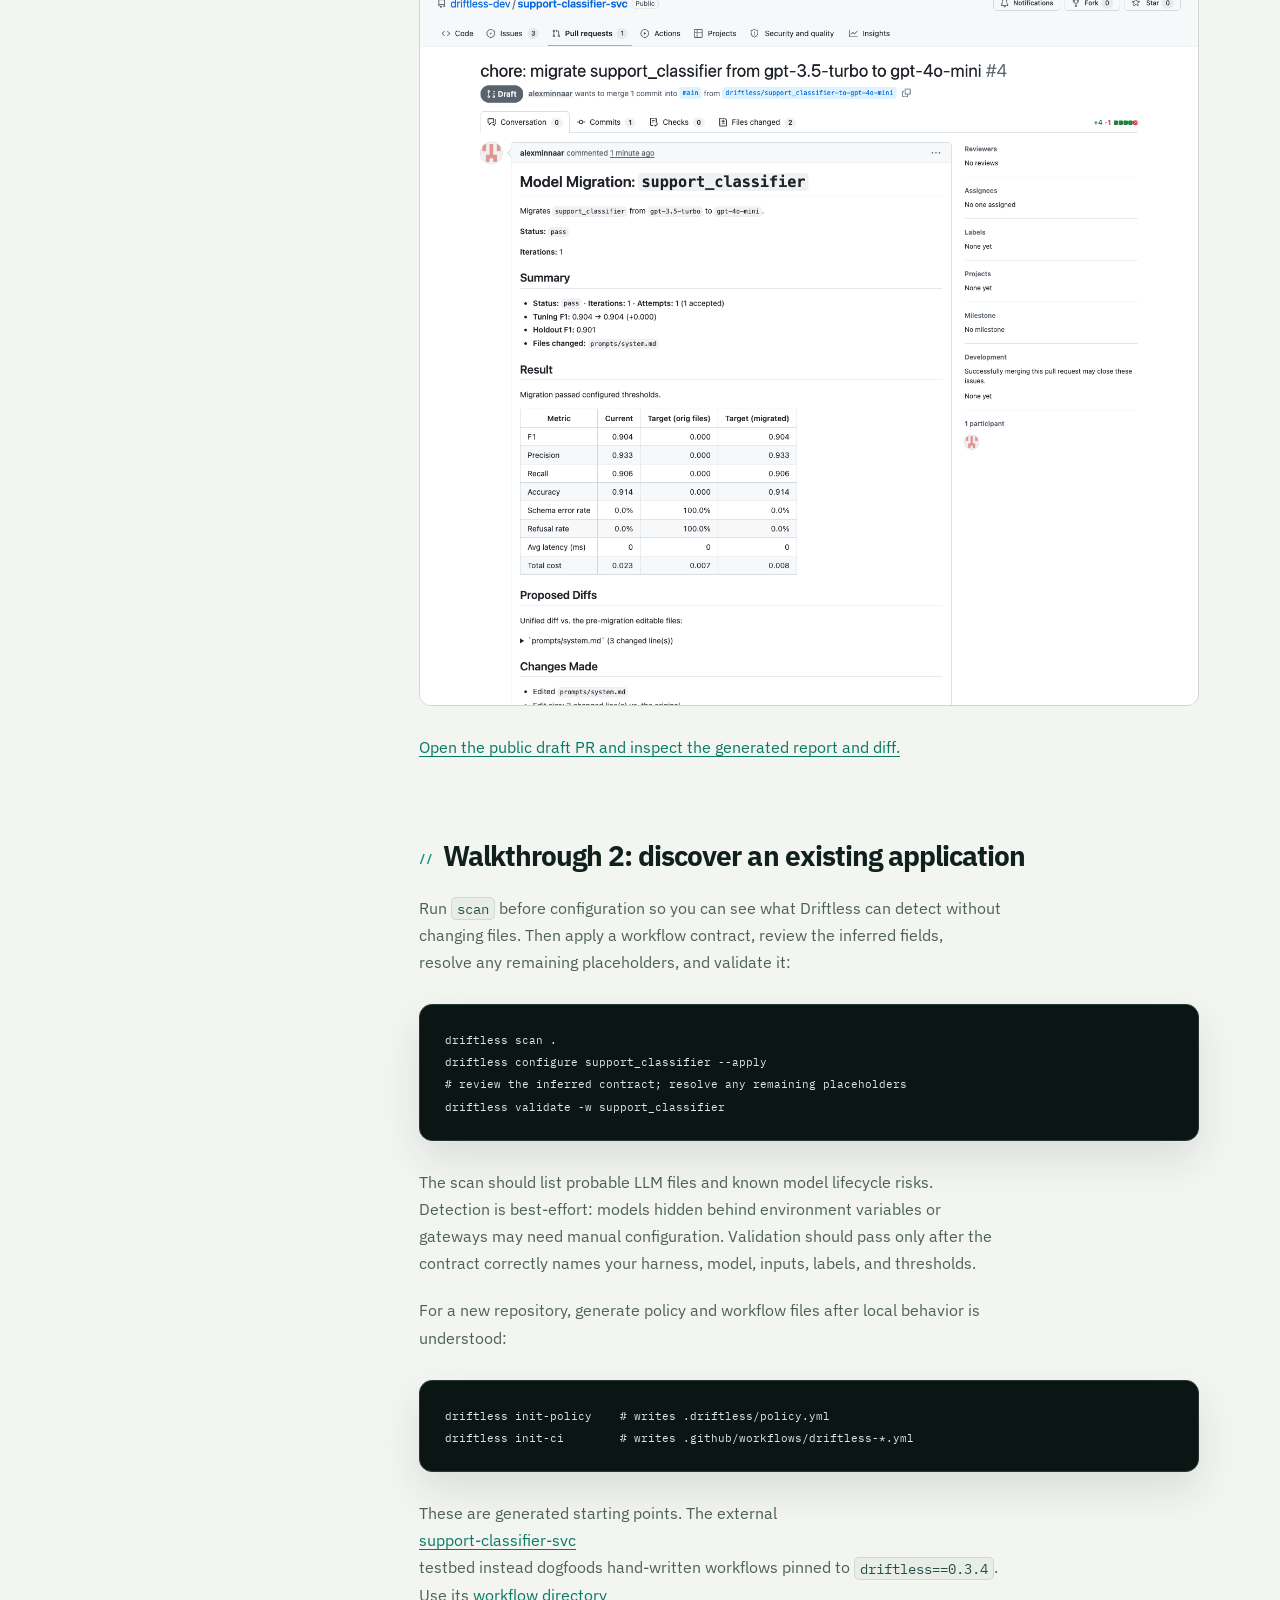
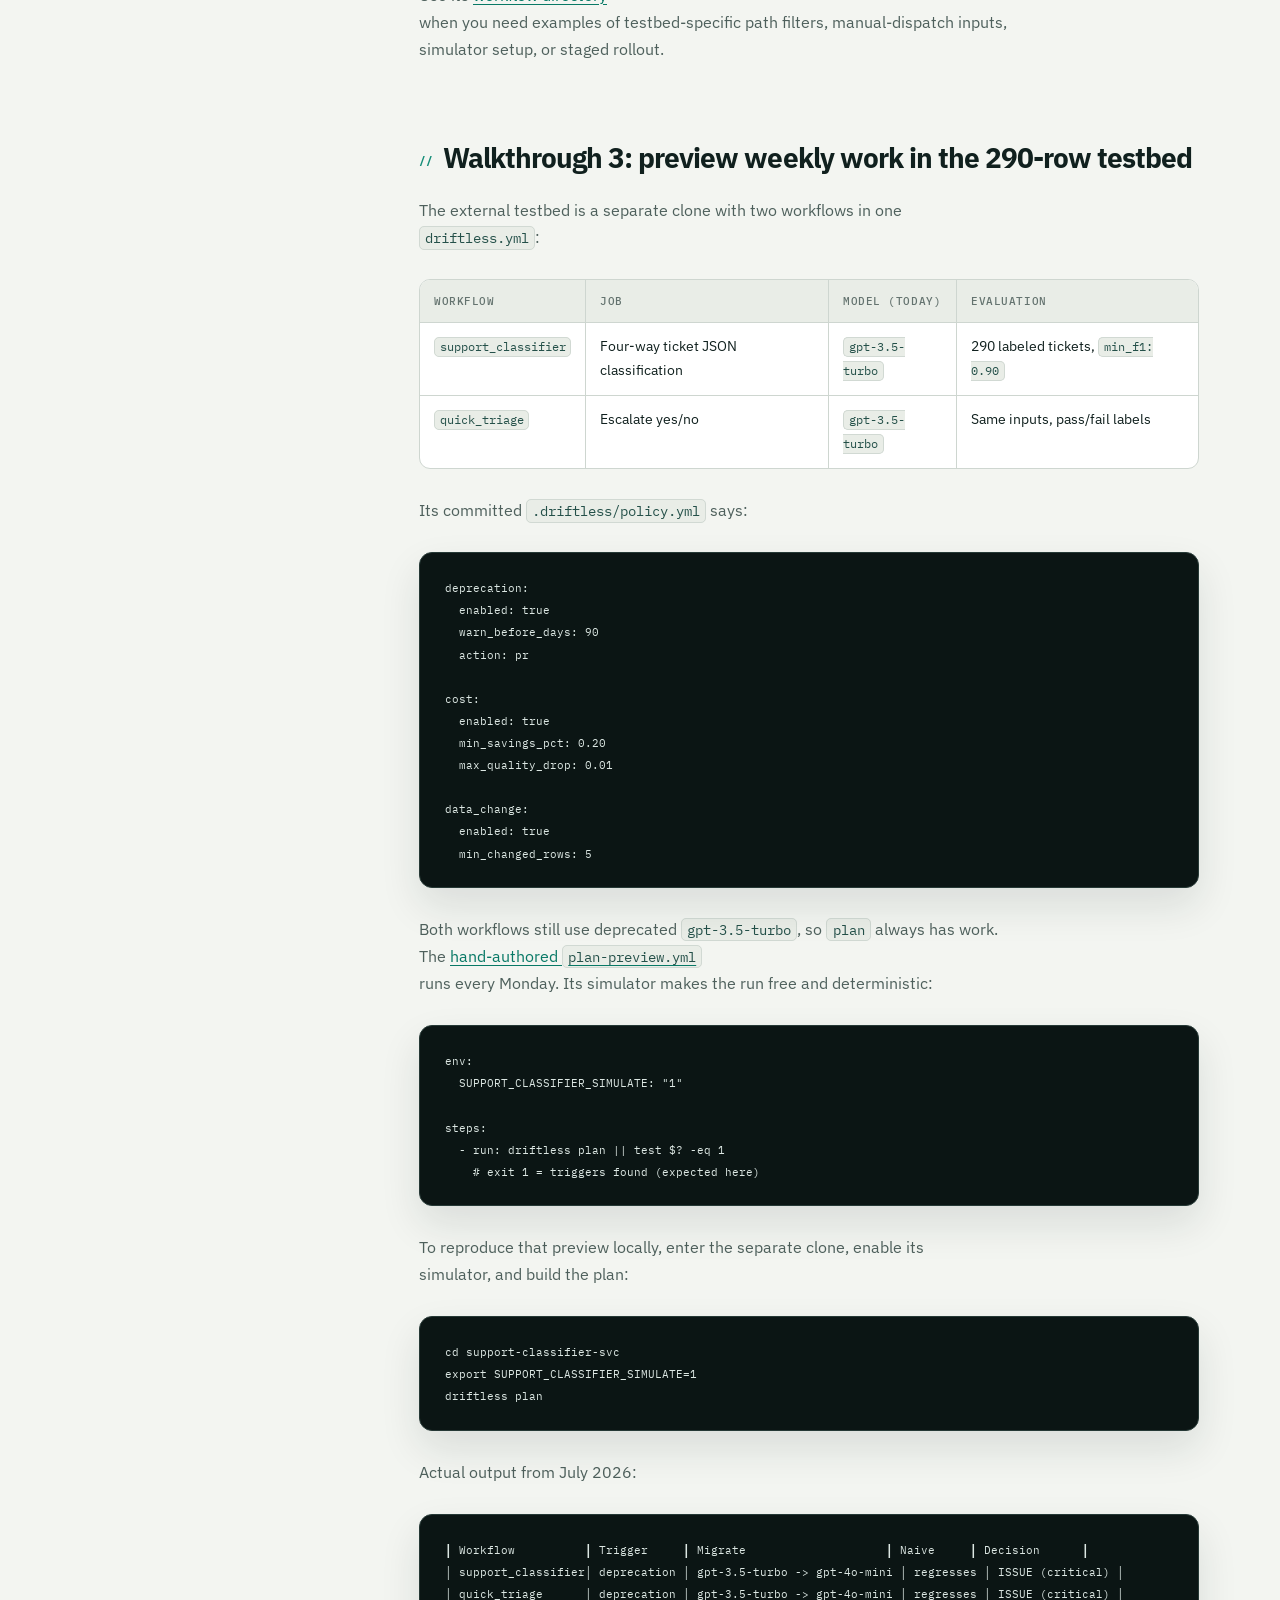
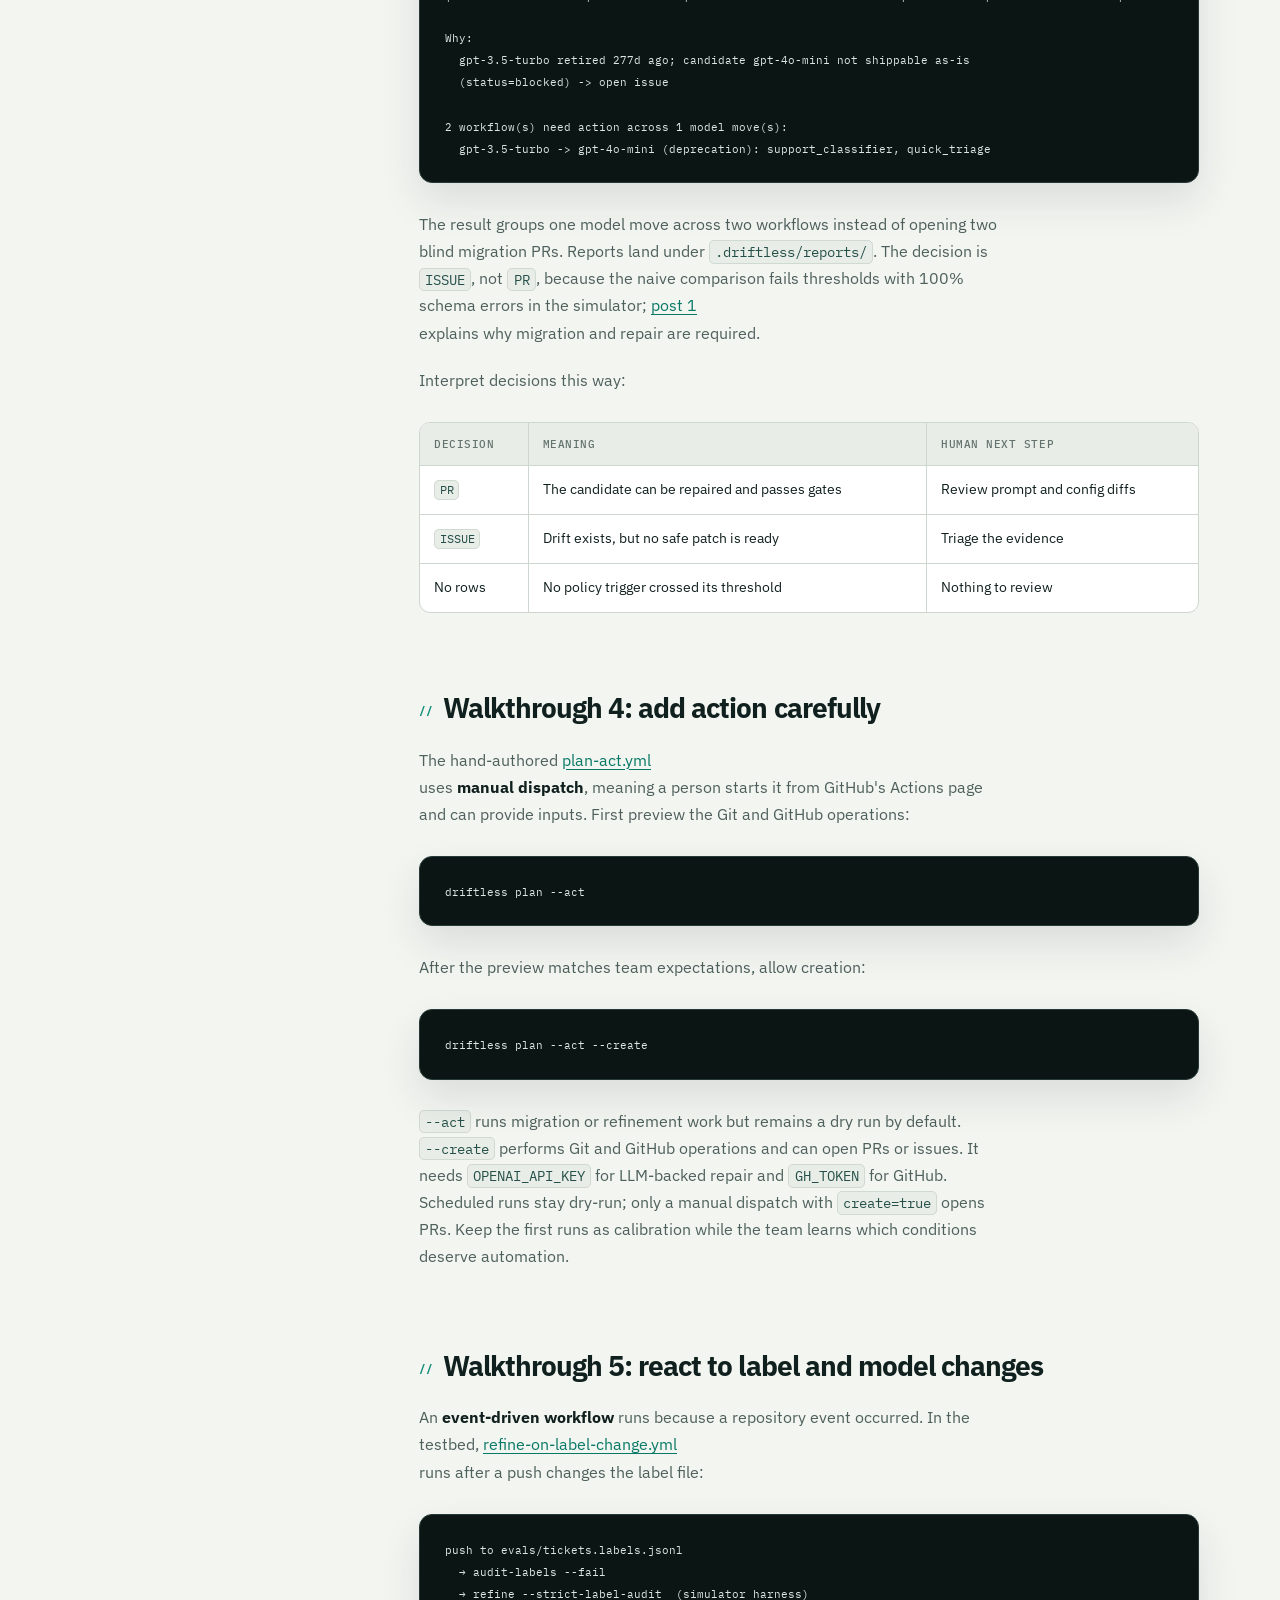
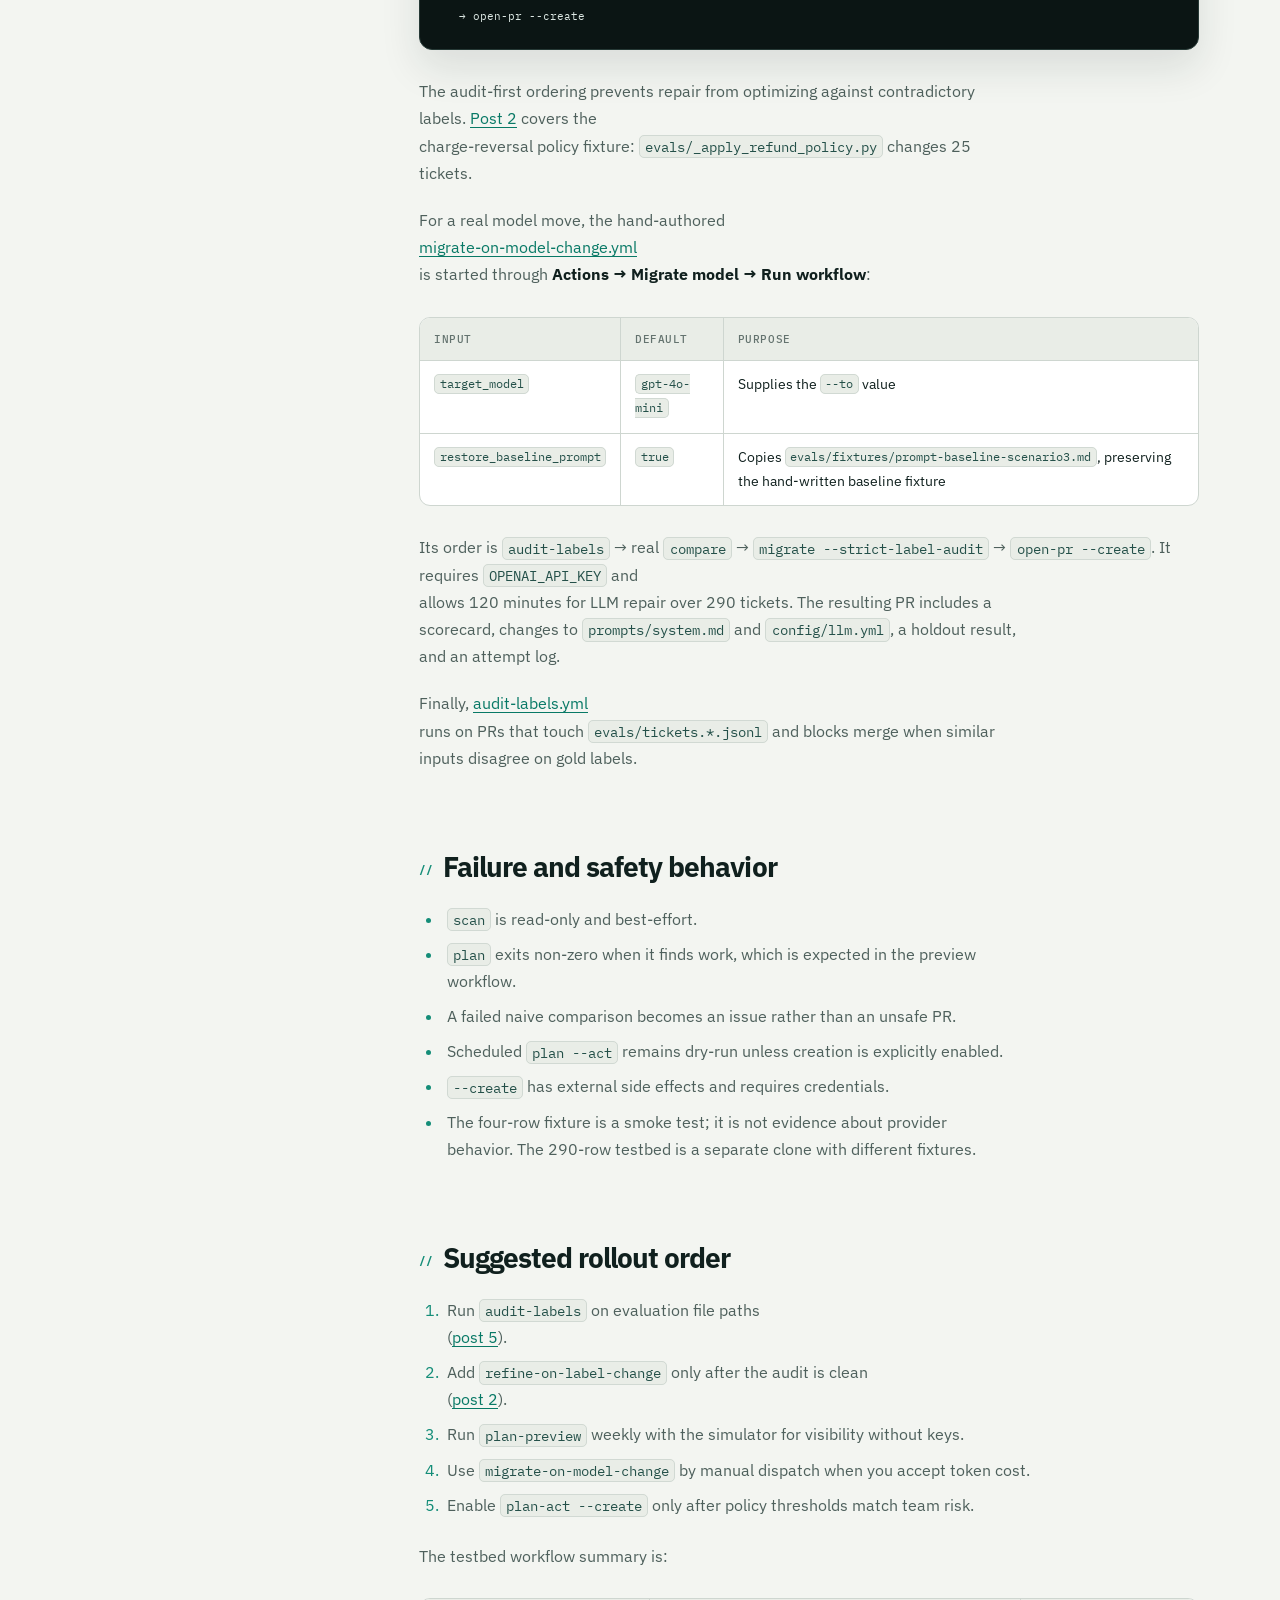
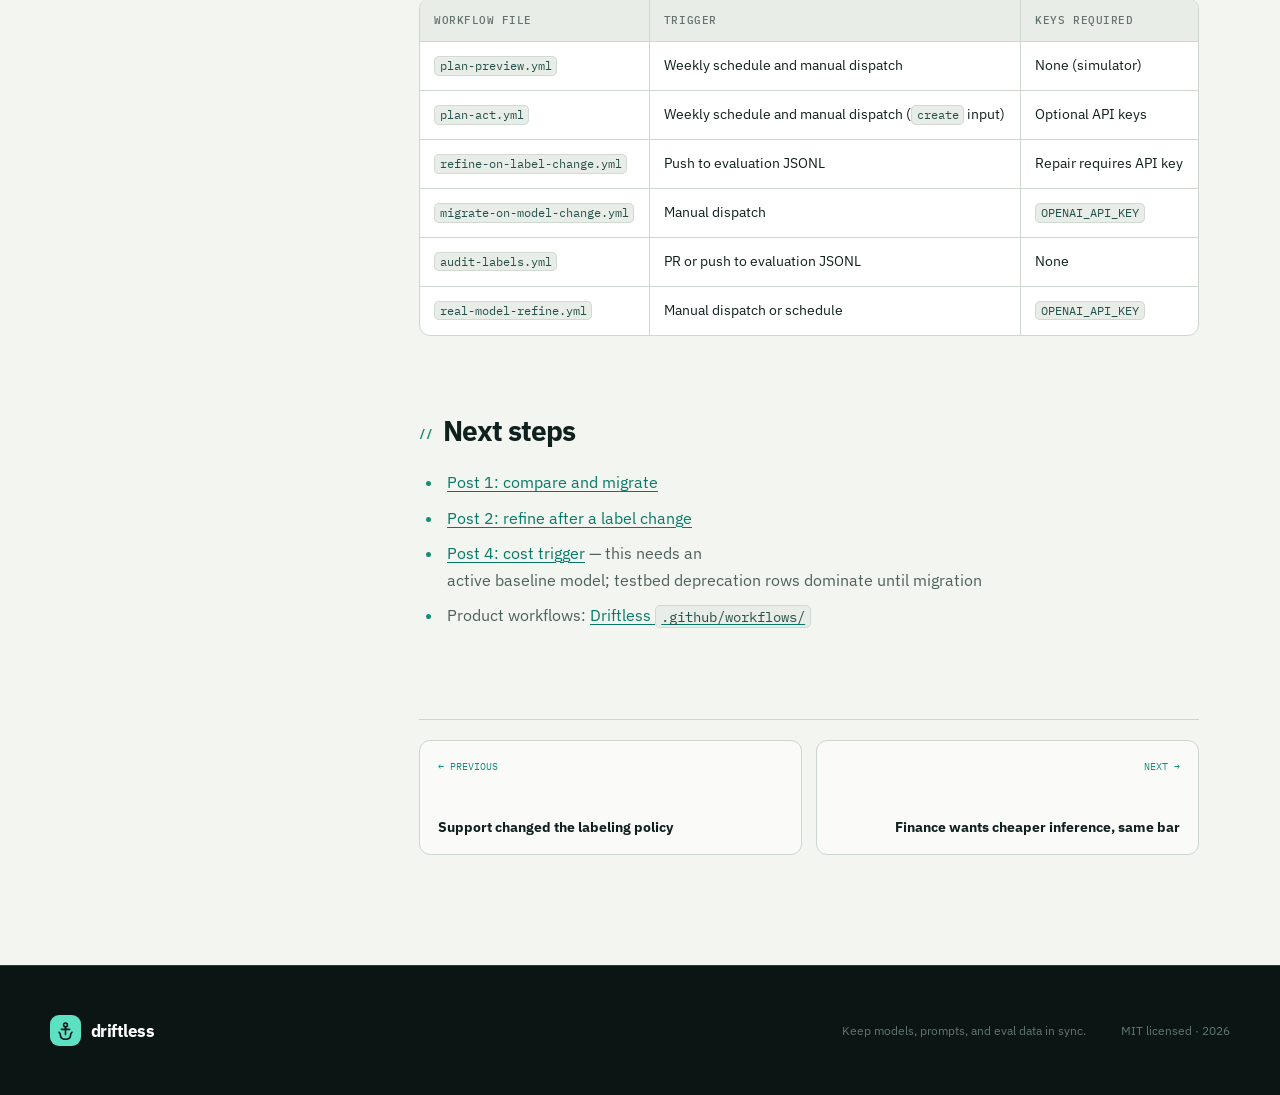
<file: site/blog/03-dependabot-for-prompts-in-ci.html>
<!DOCTYPE html>
<html lang="en">
<head>
<meta charset="UTF-8" />
<meta name="viewport" content="width=device-width, initial-scale=1.0" />
<title>Prompt repair that doesn’t wait on memory — Driftless blog</title>
<meta name="description" content="Practical guidance for keeping LLM models, prompts, and eval data in sync." />
<link rel="preconnect" href="https://fonts.googleapis.com" />
<link rel="preconnect" href="https://fonts.gstatic.com" crossorigin />
<link href="https://fonts.googleapis.com/css2?family=IBM+Plex+Mono:wght@400;500&family=IBM+Plex+Sans:wght@400;500;600;700&display=swap" rel="stylesheet" />
<link rel="stylesheet" href="blog.css" />
<link rel="icon" href="../assets/logo.svg" type="image/svg+xml" />
</head>
<body class="blog blog-article">
<a class="skip-link" href="#main-content">Skip to content</a>
<header class="site-header">
  <div class="nav-shell">
    <a class="wordmark" href="../index.html" aria-label="Driftless home">
      <span class="wordmark-icon" aria-hidden="true">
        <svg viewBox="0 0 32 32" fill="none">
          <circle cx="16" cy="8.2" r="2.65" stroke="currentColor" stroke-width="2.2"/>
          <path d="M16 10.9v10.8" stroke="currentColor" stroke-width="2.2" stroke-linecap="round"/>
          <path d="M10.2 14.4h11.6" stroke="currentColor" stroke-width="2.2" stroke-linecap="round"/>
          <path d="M7 18.4l1.7 2.3c0 4.8 3.2 7.5 7.3 7.5s7.3-2.7 7.3-7.5l1.7-2.3" stroke="currentColor" stroke-width="2.2" stroke-linecap="round" stroke-linejoin="round"/>
        </svg>
      </span>
      <span>driftless</span>
    </a>
    <nav class="top-links" aria-label="Primary navigation">
      <a href="../index.html">Product</a>
      <a href="../docs.html">Docs</a>
      <a href="index.html" class="active">Blog</a>
      <a href="https://github.com/driftless-dev/driftless">GitHub</a>
    </nav>
    <a class="nav-cta" href="../index.html#quickstart">Get started</a>
  </div>
</header>
<div class="blog-shell">
  <aside class="series-nav">
    <div class="series-heading">
      <span>Field notes</span>
      <strong>LLM workflow<br />use cases</strong>
    </div>
    <a class="series-index" href="index.html">All guides <span>↗</span></a>
    <nav aria-label="Blog series">
      <a href="01-model-swap-is-not-a-migration.html"><span>01</span>Your ticket classifier’s model got deprecated</a>
      <a href="02-when-labels-move-refine-not-remodel.html"><span>02</span>Support changed the labeling policy</a>
      <a href="03-dependabot-for-prompts-in-ci.html" class="active"><span>03</span>Prompt repair that doesn’t wait on memory</a>
      <a href="04-cheaper-model-same-quality-bar.html"><span>04</span>Finance wants cheaper inference, same bar</a>
      <a href="05-audit-labels-before-you-trust-f1.html"><span>05</span>Offline F1 is lying — labels conflict</a>
      <a href="06-trust-your-llm-judge.html"><span>06</span>Free-form answers graded by an LLM judge</a>
      <a href="07-rag-prompts-drift-too.html"><span>07</span>RAG QA: new answer model, same knowledge base</a>
      <a href="08-agent-tool-selection-drift.html"><span>08</span>Tool-calling agent: new planner, same tools</a>
    </nav>
  </aside>
  <main class="blog-content" id="main-content">

      <div class="article-meta">
        <span>Use-case guide 03</span>
        <span>Driftless field notes</span>
      </div>

      <aside class="guide-start" aria-label="First-time reader guidance">
        <strong>New to Driftless?</strong>
        Start with the
        <a href="../index.html#quickstart">four-row demo</a>
        (no API key). A failing <code>compare</code> is expected: the cheap model
        scored 0.000, you needed at least 0.9.
        <code>--generator none</code> makes no prompt edits (<strong>blocked</strong>).
        <code>--generator fixture</code> applies the bundled patch and can
        <strong>pass</strong>.
        <a href="https://github.com/driftless-dev/support-classifier-svc"><code>support-classifier-svc</code></a>
        in some posts is an optional 290-row testbed, not that demo.
        <a href="../docs.html#words">Words used here →</a>
      </aside>
<h1 id="prompt-repair-that-doesnt-wait-for-someone-to-remember">Prompt repair that doesn’t wait for someone to remember</h1>
<h2 id="the-problem-and-the-outcome">The problem and the outcome</h2>
<p>Your prompts, evaluation data, and Python test harness already live in Git. You<br />
can test a model change or update a prompt after labels change, but only when<br />
someone remembers to run the commands.</p>
<p>That manual loop breaks down quickly. A provider announces a model retirement.<br />
Someone changes the model ID under deadline pressure. Annotators update labels,<br />
but continuous integration (CI) never checks whether the prompt still matches<br />
them. Cheaper models go unnoticed because no one owns weekly review.</p>
<p>The outcome you want is a weekly job that watches for retired models and<br />
eval-data changes, runs your real tests, and opens a pull request (PR) or<br />
issue with the evidence. A human still decides what ships. If you know<br />
Dependabot, it is that shape — for prompts.</p>
<p>Audit the labels first. Gold labels are the expected answers in your evaluation<br />
set, and automation is unsafe when those answers contradict each other. Follow<br />
<a href="05-audit-labels-before-you-trust-f1.html">post 5</a> before automating repair.</p>
<h2 id="mental-model">Mental model</h2>
<p>Driftless separates discovery, decisions, and action:</p>
<ul>
<li>A <strong>scan</strong> is a read-only search for likely LLM workflow files, model IDs, and<br />
  lifecycle risks. It does not create <code>driftless.yml</code> or edit your repository.</li>
<li>A <strong>trigger</strong> is a condition that deserves review, such as a retired model, a<br />
  changed dataset, or a cheaper active model.</li>
<li>A <strong>policy</strong> is the YAML file that turns those conditions into rules: how<br />
  early to warn, what savings matter, and whether the result should be a PR,<br />
  issue, or dry run.</li>
<li>A <strong>plan</strong> is the decision table produced by applying that policy to detected<br />
  triggers and evaluation results. It routes work; it is not approval to ship.</li>
<li>A <strong>scheduled workflow</strong> is a GitHub Actions workflow started by a clock, such<br />
  as every Monday, rather than by a commit. GitHub Actions is GitHub's service<br />
  for running repository automation; a workflow is a YAML file containing one<br />
  or more jobs and their command steps.</li>
</ul>
<p><code>driftless init-ci</code> generates standard GitHub Actions workflows for review.<br />
The external testbed later in this post uses hand-authored workflows instead.<br />
Those testbed files include custom path filters, manual inputs, simulator setup,<br />
and staged rollout behavior that a generic generator cannot infer.</p>
<h2 id="prerequisites">Prerequisites</h2>
<ul>
<li>Basic Python and Git command-line use</li>
<li>A repository with a repeatable evaluation harness</li>
<li>A Driftless workflow contract in <code>driftless.yml</code></li>
<li>Trustworthy labels before any automated repair</li>
<li>Provider and GitHub credentials only when acting on a plan</li>
</ul>
<h2 id="walkthrough-1-verify-the-bundled-fixture">Walkthrough 1: verify the bundled fixture</h2>
<p>The bundled demo has four deterministic rows and needs no provider key. Install<br />
Driftless, copy the example, validate its contract, compare its current model<br />
with <code>gpt-4o-mini</code>, then generate a starter policy and CI workflows:</p>
<pre><code class="language-bash">pip install driftless
driftless copy-example support-classifier --out-dir driftless-classifier-demo
cd driftless-classifier-demo
driftless validate -w support_classifier
driftless compare -w support_classifier --to gpt-4o-mini
driftless init-policy
driftless init-ci
</code></pre>
<p>The four-row comparison reports that the candidate fails the configured<br />
thresholds. <code>compare</code> can still exit with code <code>0</code>: read its threshold table and<br />
the “Naive target does not pass” message instead of treating process success as<br />
quality success. <code>BLOCKED</code> is a status used by <code>migrate</code> or <code>refine</code> when a<br />
repair run cannot produce a shippable result; it is not the status of this<br />
<code>compare</code> command.</p>
<p>Review the generated <code>.driftless/policy.yml</code> and<br />
<code>.github/workflows/driftless-*.yml</code> files before committing them. This fixture<br />
verifies command wiring, not provider behavior or a successful repair. Acting<br />
on plans and LLM-backed repair require credentials; <code>--create</code> adds GitHub side<br />
effects.</p>
<p><a href="https://github.com/driftless-dev/driftless/blob/main/docs/EXAMPLE_SUCCESS_PR.md"><code>EXAMPLE_SUCCESS_PR.md</code></a> distinguishes public<br />
testbed PR #4 from the bundled four-row success fixture, which<br />
<code>--generator fixture</code> regenerates. Both show the <code>open-pr</code> evidence shape; see<br />
the<br />
<a href="01-model-swap-is-not-a-migration.html#repair-reproduction-boundary">repair reproduction boundary</a>.</p>
<p><img alt="Real GitHub pull request containing Driftless migration evidence" src="../visuals/github-migration-pr.png" /></p>
<p><a href="https://github.com/driftless-dev/support-classifier-svc/pull/4">Open the public draft PR and inspect the generated report and diff.</a></p>
<h2 id="walkthrough-2-discover-an-existing-application">Walkthrough 2: discover an existing application</h2>
<p>Run <code>scan</code> before configuration so you can see what Driftless can detect without<br />
changing files. Then apply a workflow contract, review the inferred fields,<br />
resolve any remaining placeholders, and validate it:</p>
<pre><code class="language-bash">driftless scan .
driftless configure support_classifier --apply
# review the inferred contract; resolve any remaining placeholders
driftless validate -w support_classifier
</code></pre>
<p>The scan should list probable LLM files and known model lifecycle risks.<br />
Detection is best-effort: models hidden behind environment variables or<br />
gateways may need manual configuration. Validation should pass only after the<br />
contract correctly names your harness, model, inputs, labels, and thresholds.</p>
<p>For a new repository, generate policy and workflow files after local behavior is<br />
understood:</p>
<pre><code class="language-bash">driftless init-policy    # writes .driftless/policy.yml
driftless init-ci        # writes .github/workflows/driftless-*.yml
</code></pre>
<p>These are generated starting points. The external<br />
<a href="https://github.com/driftless-dev/support-classifier-svc">support-classifier-svc</a><br />
testbed instead dogfoods hand-written workflows pinned to <code>driftless==0.3.4</code>.<br />
Use its <a href="https://github.com/driftless-dev/support-classifier-svc/tree/main/.github/workflows">workflow directory</a><br />
when you need examples of testbed-specific path filters, manual-dispatch inputs,<br />
simulator setup, or staged rollout.</p>
<h2 id="walkthrough-3-preview-weekly-work-in-the-290-row-testbed">Walkthrough 3: preview weekly work in the 290-row testbed</h2>
<p>The external testbed is a separate clone with two workflows in one<br />
<code>driftless.yml</code>:</p>
<table>
<thead>
<tr>
<th>Workflow</th>
<th>Job</th>
<th>Model (today)</th>
<th>Evaluation</th>
</tr>
</thead>
<tbody>
<tr>
<td><code>support_classifier</code></td>
<td>Four-way ticket JSON classification</td>
<td><code>gpt-3.5-turbo</code></td>
<td>290 labeled tickets, <code>min_f1: 0.90</code></td>
</tr>
<tr>
<td><code>quick_triage</code></td>
<td>Escalate yes/no</td>
<td><code>gpt-3.5-turbo</code></td>
<td>Same inputs, pass/fail labels</td>
</tr>
</tbody>
</table>
<p>Its committed <code>.driftless/policy.yml</code> says:</p>
<pre><code class="language-yaml">deprecation:
  enabled: true
  warn_before_days: 90
  action: pr

cost:
  enabled: true
  min_savings_pct: 0.20
  max_quality_drop: 0.01

data_change:
  enabled: true
  min_changed_rows: 5
</code></pre>
<p>Both workflows still use deprecated <code>gpt-3.5-turbo</code>, so <code>plan</code> always has work.<br />
The <a href="https://github.com/driftless-dev/support-classifier-svc/blob/main/.github/workflows/plan-preview.yml">hand-authored <code>plan-preview.yml</code></a><br />
runs every Monday. Its simulator makes the run free and deterministic:</p>
<pre><code class="language-yaml">env:
  SUPPORT_CLASSIFIER_SIMULATE: &quot;1&quot;

steps:
  - run: driftless plan || test $? -eq 1
    # exit 1 = triggers found (expected here)
</code></pre>
<p>To reproduce that preview locally, enter the separate clone, enable its<br />
simulator, and build the plan:</p>
<pre><code class="language-bash">cd support-classifier-svc
export SUPPORT_CLASSIFIER_SIMULATE=1
driftless plan
</code></pre>
<p>Actual output from July 2026:</p>
<pre><code class="language-text">┃ Workflow          ┃ Trigger     ┃ Migrate                    ┃ Naive     ┃ Decision      ┃
│ support_classifier│ deprecation │ gpt-3.5-turbo -&gt; gpt-4o-mini │ regresses │ ISSUE (critical) │
│ quick_triage      │ deprecation │ gpt-3.5-turbo -&gt; gpt-4o-mini │ regresses │ ISSUE (critical) │

Why:
  gpt-3.5-turbo retired 277d ago; candidate gpt-4o-mini not shippable as-is
  (status=blocked) -&gt; open issue

2 workflow(s) need action across 1 model move(s):
  gpt-3.5-turbo -&gt; gpt-4o-mini (deprecation): support_classifier, quick_triage
</code></pre>
<p>The result groups one model move across two workflows instead of opening two<br />
blind migration PRs. Reports land under <code>.driftless/reports/</code>. The decision is<br />
<code>ISSUE</code>, not <code>PR</code>, because the naive comparison fails thresholds with 100%<br />
schema errors in the simulator; <a href="01-model-swap-is-not-a-migration.html">post 1</a><br />
explains why migration and repair are required.</p>
<p>Interpret decisions this way:</p>
<table>
<thead>
<tr>
<th>Decision</th>
<th>Meaning</th>
<th>Human next step</th>
</tr>
</thead>
<tbody>
<tr>
<td><code>PR</code></td>
<td>The candidate can be repaired and passes gates</td>
<td>Review prompt and config diffs</td>
</tr>
<tr>
<td><code>ISSUE</code></td>
<td>Drift exists, but no safe patch is ready</td>
<td>Triage the evidence</td>
</tr>
<tr>
<td>No rows</td>
<td>No policy trigger crossed its threshold</td>
<td>Nothing to review</td>
</tr>
</tbody>
</table>
<h2 id="walkthrough-4-add-action-carefully">Walkthrough 4: add action carefully</h2>
<p>The hand-authored <a href="https://github.com/driftless-dev/support-classifier-svc/blob/main/.github/workflows/plan-act.yml">plan-act.yml</a><br />
uses <strong>manual dispatch</strong>, meaning a person starts it from GitHub's Actions page<br />
and can provide inputs. First preview the Git and GitHub operations:</p>
<pre><code class="language-bash">driftless plan --act
</code></pre>
<p>After the preview matches team expectations, allow creation:</p>
<pre><code class="language-bash">driftless plan --act --create
</code></pre>
<p><code>--act</code> runs migration or refinement work but remains a dry run by default.<br />
<code>--create</code> performs Git and GitHub operations and can open PRs or issues. It<br />
needs <code>OPENAI_API_KEY</code> for LLM-backed repair and <code>GH_TOKEN</code> for GitHub.<br />
Scheduled runs stay dry-run; only a manual dispatch with <code>create=true</code> opens<br />
PRs. Keep the first runs as calibration while the team learns which conditions<br />
deserve automation.</p>
<h2 id="walkthrough-5-react-to-label-and-model-changes">Walkthrough 5: react to label and model changes</h2>
<p>An <strong>event-driven workflow</strong> runs because a repository event occurred. In the<br />
testbed, <a href="https://github.com/driftless-dev/support-classifier-svc/blob/main/.github/workflows/refine-on-label-change.yml">refine-on-label-change.yml</a><br />
runs after a push changes the label file:</p>
<pre><code class="language-text">push to evals/tickets.labels.jsonl
  → audit-labels --fail
  → refine --strict-label-audit  (simulator harness)
  → open-pr --create
</code></pre>
<p>The audit-first ordering prevents repair from optimizing against contradictory<br />
labels. <a href="02-when-labels-move-refine-not-remodel.html">Post 2</a> covers the<br />
charge-reversal policy fixture: <code>evals/_apply_refund_policy.py</code> changes 25<br />
tickets.</p>
<p>For a real model move, the hand-authored<br />
<a href="https://github.com/driftless-dev/support-classifier-svc/blob/main/.github/workflows/migrate-on-model-change.yml">migrate-on-model-change.yml</a><br />
is started through <strong>Actions → Migrate model → Run workflow</strong>:</p>
<table>
<thead>
<tr>
<th>Input</th>
<th>Default</th>
<th>Purpose</th>
</tr>
</thead>
<tbody>
<tr>
<td><code>target_model</code></td>
<td><code>gpt-4o-mini</code></td>
<td>Supplies the <code>--to</code> value</td>
</tr>
<tr>
<td><code>restore_baseline_prompt</code></td>
<td><code>true</code></td>
<td>Copies <code>evals/fixtures/prompt-baseline-scenario3.md</code>, preserving the hand-written baseline fixture</td>
</tr>
</tbody>
</table>
<p>Its order is <code>audit-labels</code> → real <code>compare</code> → <code>migrate
--strict-label-audit</code> → <code>open-pr --create</code>. It requires <code>OPENAI_API_KEY</code> and<br />
allows 120 minutes for LLM repair over 290 tickets. The resulting PR includes a<br />
scorecard, changes to <code>prompts/system.md</code> and <code>config/llm.yml</code>, a holdout result,<br />
and an attempt log.</p>
<p>Finally, <a href="https://github.com/driftless-dev/support-classifier-svc/blob/main/.github/workflows/audit-labels.yml">audit-labels.yml</a><br />
runs on PRs that touch <code>evals/tickets.*.jsonl</code> and blocks merge when similar<br />
inputs disagree on gold labels.</p>
<h2 id="failure-and-safety-behavior">Failure and safety behavior</h2>
<ul>
<li><code>scan</code> is read-only and best-effort.</li>
<li><code>plan</code> exits non-zero when it finds work, which is expected in the preview<br />
  workflow.</li>
<li>A failed naive comparison becomes an issue rather than an unsafe PR.</li>
<li>Scheduled <code>plan --act</code> remains dry-run unless creation is explicitly enabled.</li>
<li><code>--create</code> has external side effects and requires credentials.</li>
<li>The four-row fixture is a smoke test; it is not evidence about provider<br />
  behavior. The 290-row testbed is a separate clone with different fixtures.</li>
</ul>
<h2 id="suggested-rollout-order">Suggested rollout order</h2>
<ol>
<li>Run <code>audit-labels</code> on evaluation file paths<br />
   (<a href="05-audit-labels-before-you-trust-f1.html">post 5</a>).</li>
<li>Add <code>refine-on-label-change</code> only after the audit is clean<br />
   (<a href="02-when-labels-move-refine-not-remodel.html">post 2</a>).</li>
<li>Run <code>plan-preview</code> weekly with the simulator for visibility without keys.</li>
<li>Use <code>migrate-on-model-change</code> by manual dispatch when you accept token cost.</li>
<li>Enable <code>plan-act --create</code> only after policy thresholds match team risk.</li>
</ol>
<p>The testbed workflow summary is:</p>
<table>
<thead>
<tr>
<th>Workflow file</th>
<th>Trigger</th>
<th>Keys required</th>
</tr>
</thead>
<tbody>
<tr>
<td><code>plan-preview.yml</code></td>
<td>Weekly schedule and manual dispatch</td>
<td>None (simulator)</td>
</tr>
<tr>
<td><code>plan-act.yml</code></td>
<td>Weekly schedule and manual dispatch (<code>create</code> input)</td>
<td>Optional API keys</td>
</tr>
<tr>
<td><code>refine-on-label-change.yml</code></td>
<td>Push to evaluation JSONL</td>
<td>Repair requires API key</td>
</tr>
<tr>
<td><code>migrate-on-model-change.yml</code></td>
<td>Manual dispatch</td>
<td><code>OPENAI_API_KEY</code></td>
</tr>
<tr>
<td><code>audit-labels.yml</code></td>
<td>PR or push to evaluation JSONL</td>
<td>None</td>
</tr>
<tr>
<td><code>real-model-refine.yml</code></td>
<td>Manual dispatch or schedule</td>
<td><code>OPENAI_API_KEY</code></td>
</tr>
</tbody>
</table>
<h2 id="next-steps">Next steps</h2>
<ul>
<li><a href="01-model-swap-is-not-a-migration.html">Post 1: compare and migrate</a></li>
<li><a href="02-when-labels-move-refine-not-remodel.html">Post 2: refine after a label change</a></li>
<li><a href="04-cheaper-model-same-quality-bar.html">Post 4: cost trigger</a> — this needs an<br />
  active baseline model; testbed deprecation rows dominate until migration</li>
<li>Product workflows: <a href="https://github.com/driftless-dev/driftless/tree/main/.github/workflows">Driftless <code>.github/workflows/</code></a></li>
</ul>
<nav class="post-nav" aria-label="Adjacent posts"><a class="previous" href="02-when-labels-move-refine-not-remodel.html"><span>← Previous</span><strong>Support changed the labeling policy</strong></a><a class="next" href="04-cheaper-model-same-quality-bar.html"><span>Next →</span><strong>Finance wants cheaper inference, same bar</strong></a></nav>
  </main>
</div>
<footer class="blog-footer">
  <a class="wordmark" href="../index.html">
    <span class="wordmark-icon" aria-hidden="true">
      <svg viewBox="0 0 32 32" fill="none"><circle cx="16" cy="8.2" r="2.65" stroke="currentColor" stroke-width="2.2"/><path d="M16 10.9v10.8" stroke="currentColor" stroke-width="2.2" stroke-linecap="round"/><path d="M10.2 14.4h11.6" stroke="currentColor" stroke-width="2.2" stroke-linecap="round"/><path d="M7 18.4l1.7 2.3c0 4.8 3.2 7.5 7.3 7.5s7.3-2.7 7.3-7.5l1.7-2.3" stroke="currentColor" stroke-width="2.2" stroke-linecap="round" stroke-linejoin="round"/></svg>
    </span>
    <span>driftless</span>
  </a>
  <span>Keep models, prompts, and eval data in sync.</span>
  <span>MIT licensed · 2026</span>
</footer>
</body>
</html>
</file>
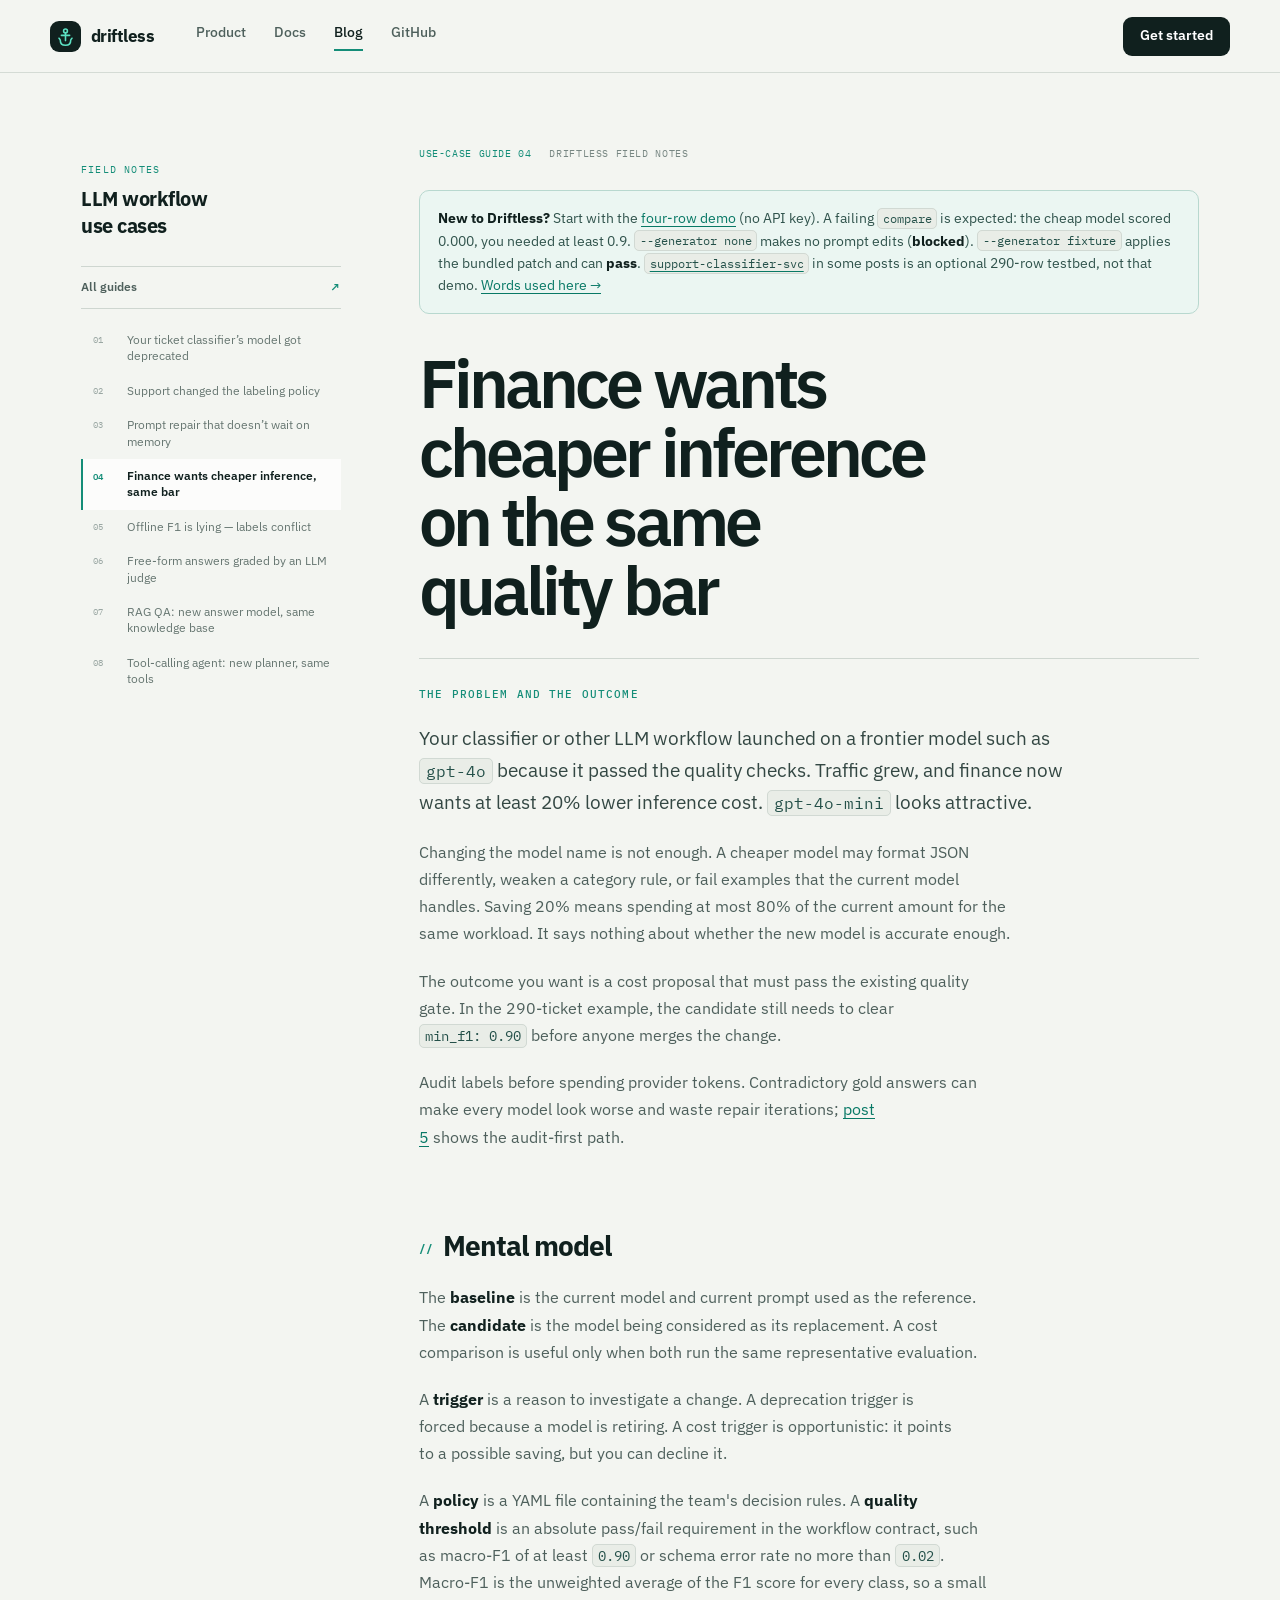
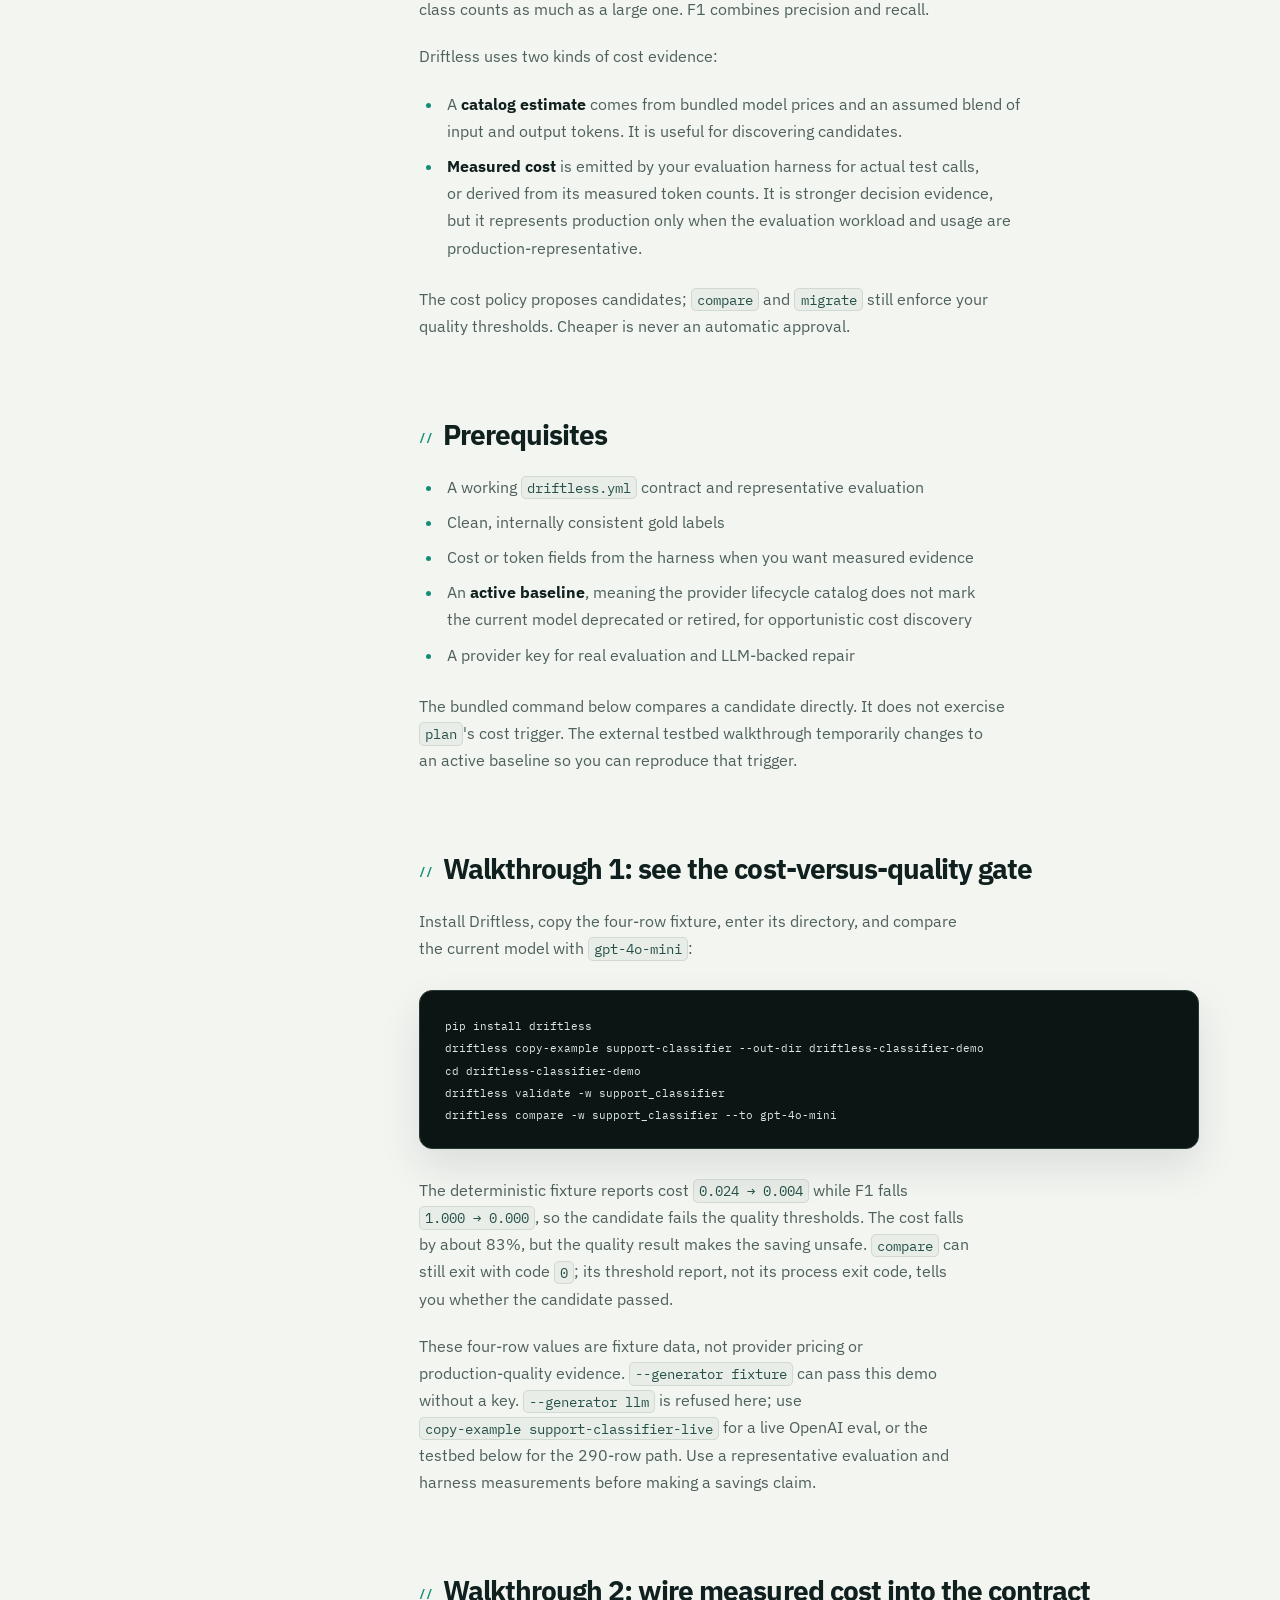
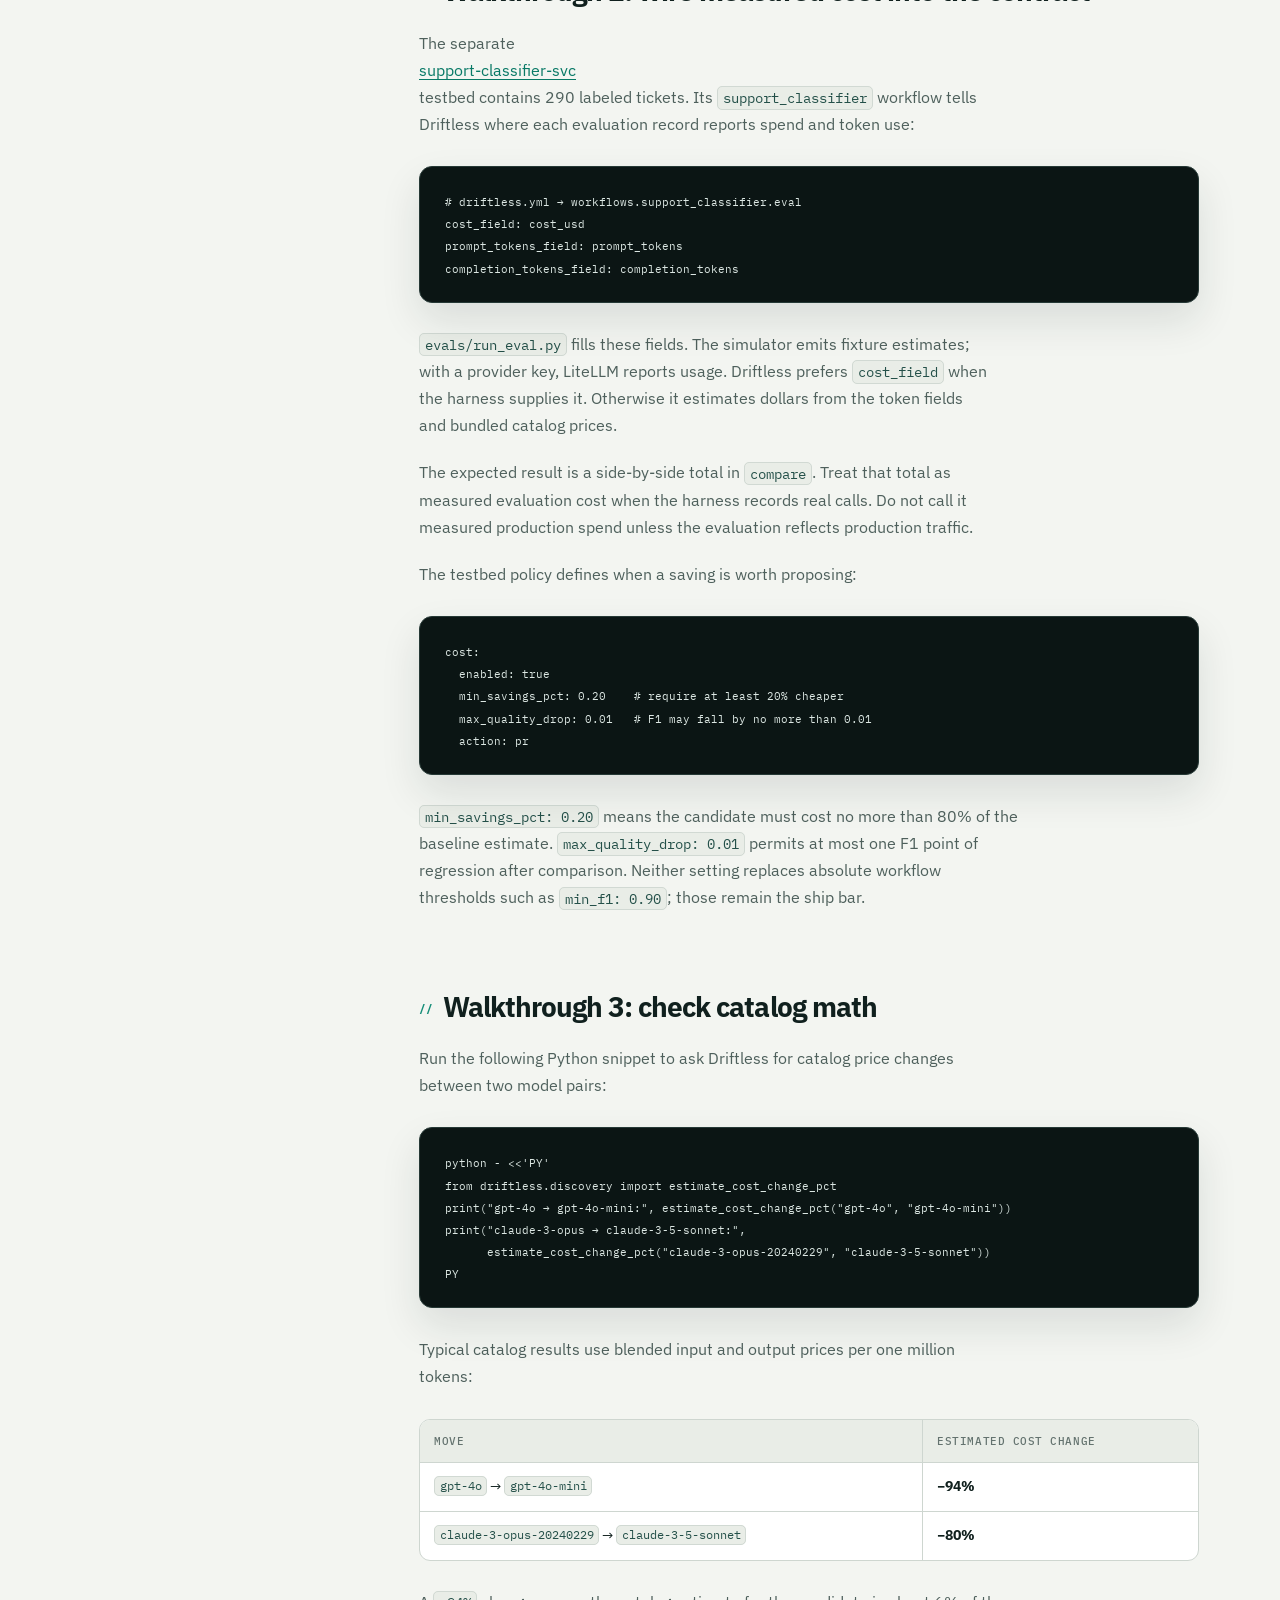
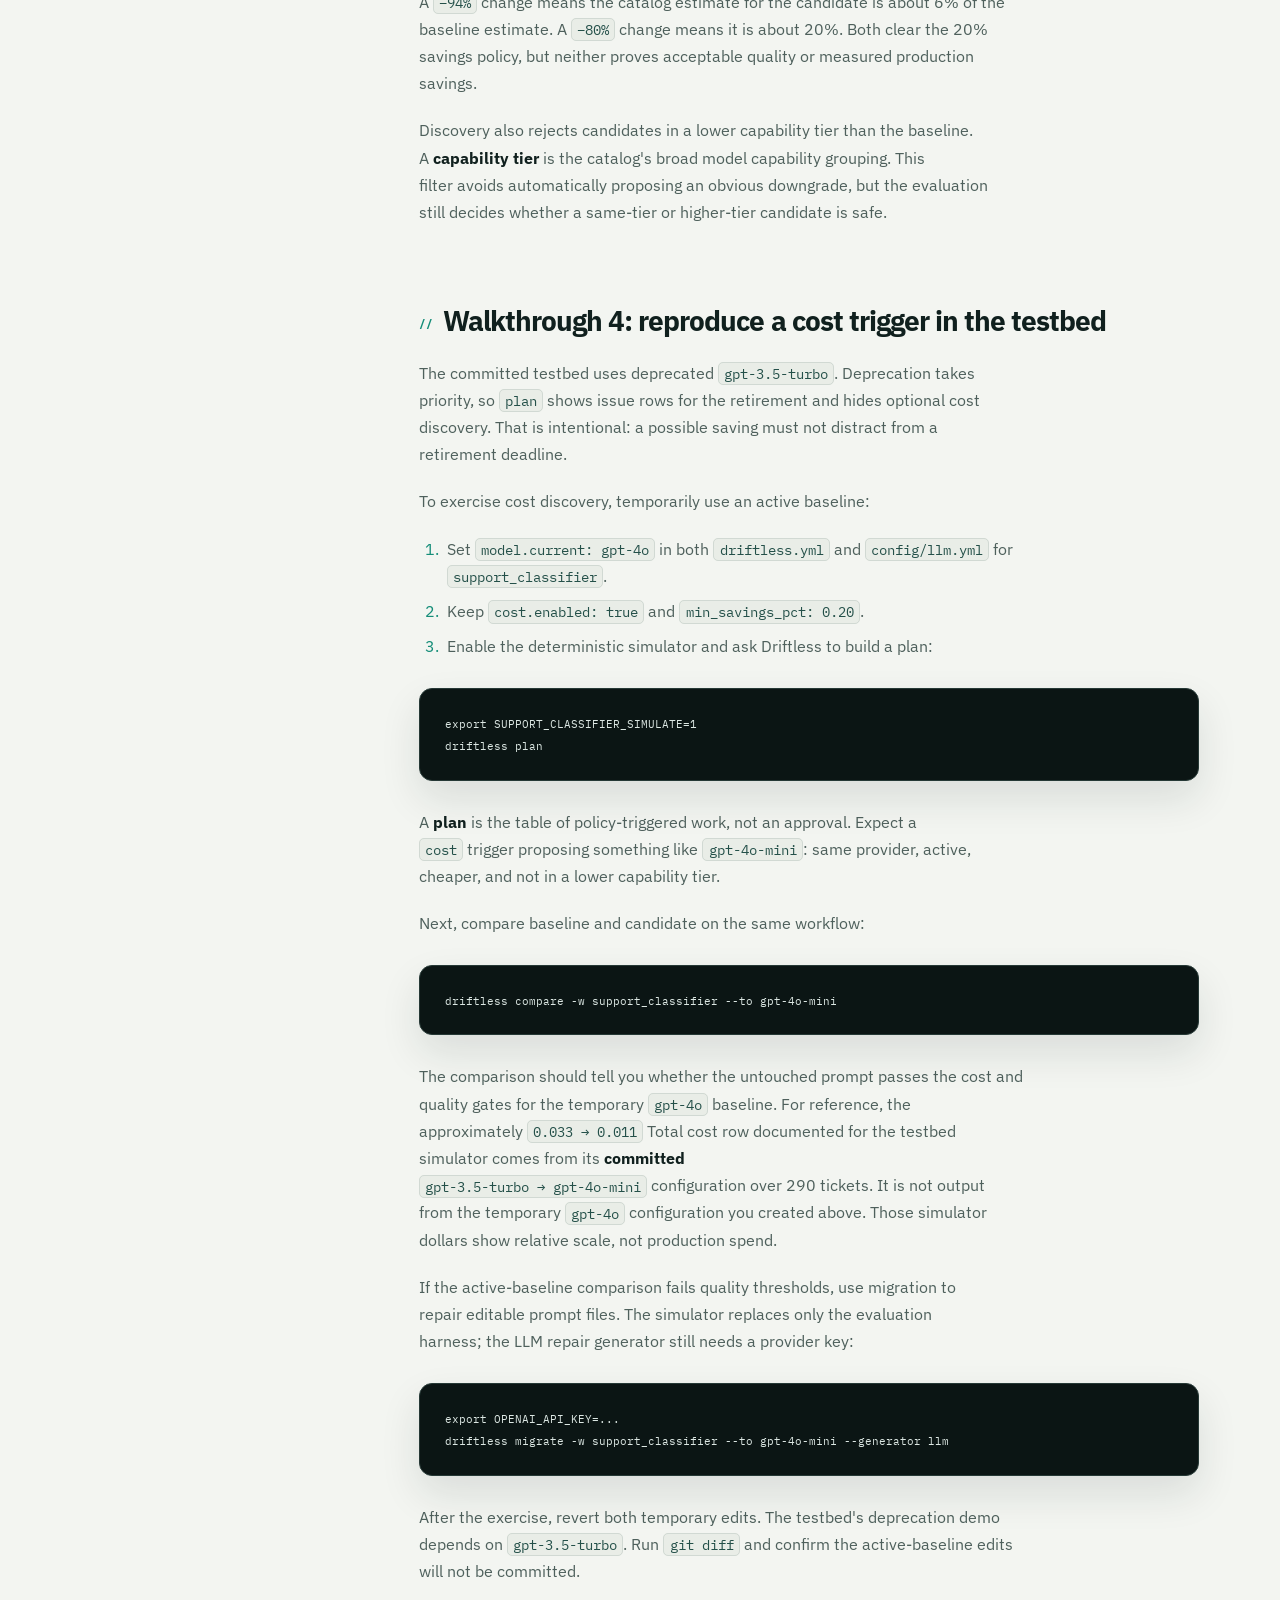
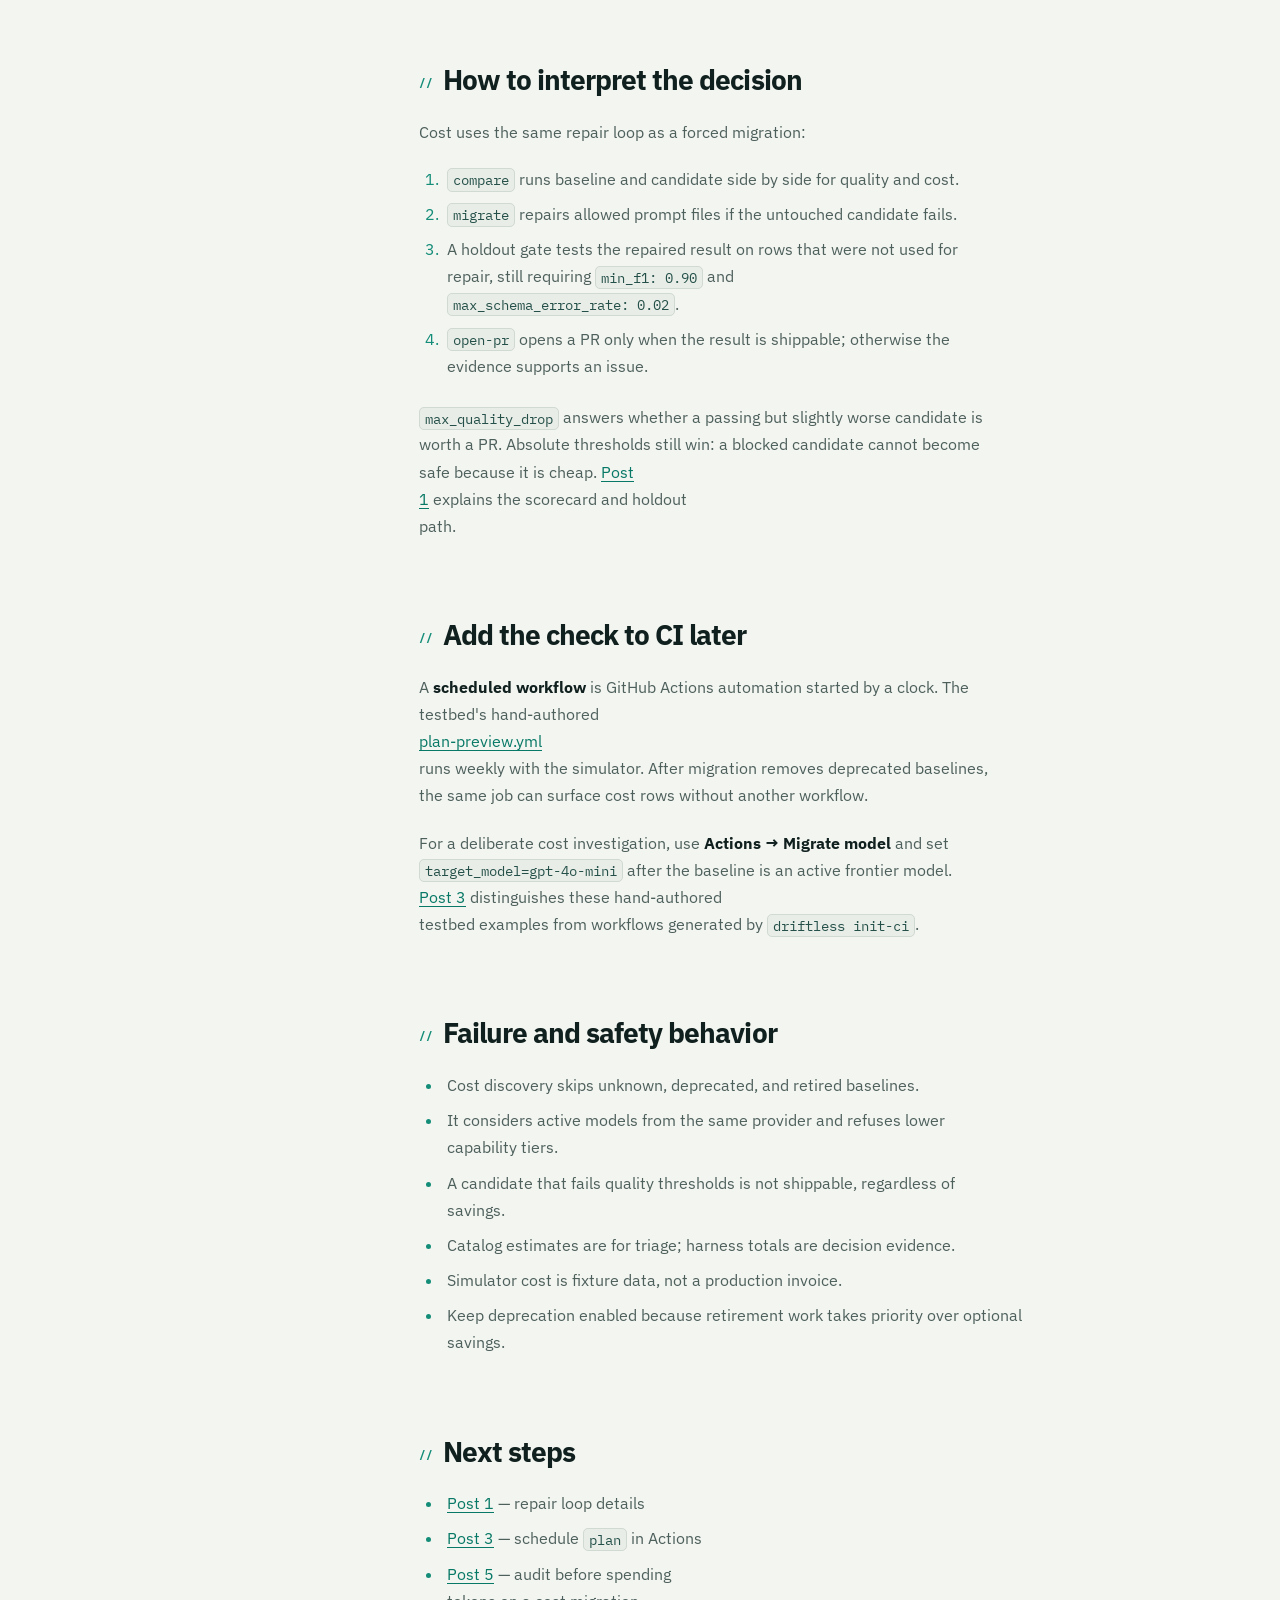
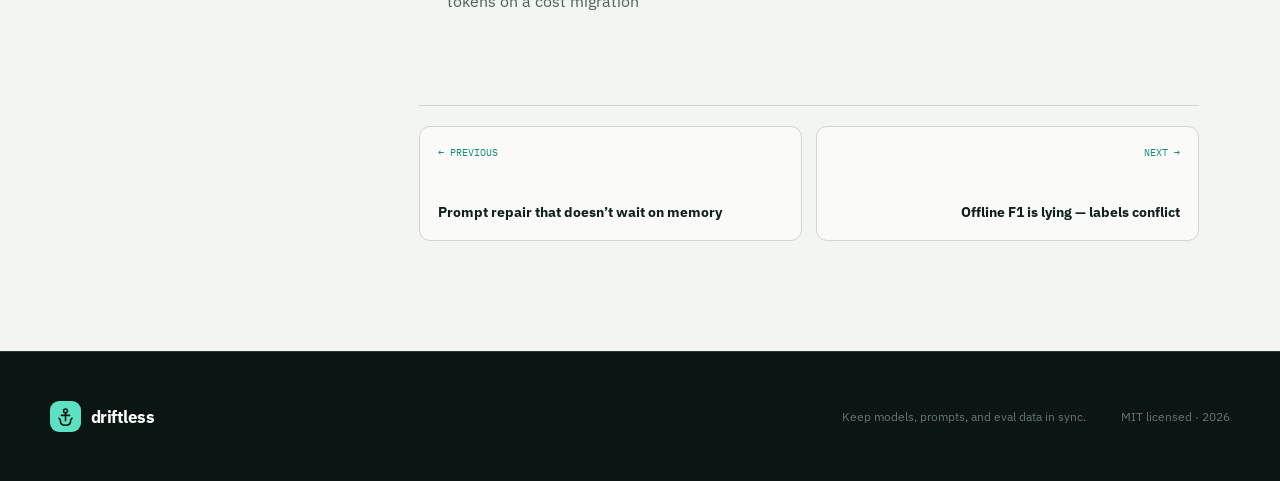
<file: site/blog/04-cheaper-model-same-quality-bar.html>
<!DOCTYPE html>
<html lang="en">
<head>
<meta charset="UTF-8" />
<meta name="viewport" content="width=device-width, initial-scale=1.0" />
<title>Finance wants cheaper inference, same bar — Driftless blog</title>
<meta name="description" content="Practical guidance for keeping LLM models, prompts, and eval data in sync." />
<link rel="preconnect" href="https://fonts.googleapis.com" />
<link rel="preconnect" href="https://fonts.gstatic.com" crossorigin />
<link href="https://fonts.googleapis.com/css2?family=IBM+Plex+Mono:wght@400;500&family=IBM+Plex+Sans:wght@400;500;600;700&display=swap" rel="stylesheet" />
<link rel="stylesheet" href="blog.css" />
<link rel="icon" href="../assets/logo.svg" type="image/svg+xml" />
</head>
<body class="blog blog-article">
<a class="skip-link" href="#main-content">Skip to content</a>
<header class="site-header">
  <div class="nav-shell">
    <a class="wordmark" href="../index.html" aria-label="Driftless home">
      <span class="wordmark-icon" aria-hidden="true">
        <svg viewBox="0 0 32 32" fill="none">
          <circle cx="16" cy="8.2" r="2.65" stroke="currentColor" stroke-width="2.2"/>
          <path d="M16 10.9v10.8" stroke="currentColor" stroke-width="2.2" stroke-linecap="round"/>
          <path d="M10.2 14.4h11.6" stroke="currentColor" stroke-width="2.2" stroke-linecap="round"/>
          <path d="M7 18.4l1.7 2.3c0 4.8 3.2 7.5 7.3 7.5s7.3-2.7 7.3-7.5l1.7-2.3" stroke="currentColor" stroke-width="2.2" stroke-linecap="round" stroke-linejoin="round"/>
        </svg>
      </span>
      <span>driftless</span>
    </a>
    <nav class="top-links" aria-label="Primary navigation">
      <a href="../index.html">Product</a>
      <a href="../docs.html">Docs</a>
      <a href="index.html" class="active">Blog</a>
      <a href="https://github.com/driftless-dev/driftless">GitHub</a>
    </nav>
    <a class="nav-cta" href="../index.html#quickstart">Get started</a>
  </div>
</header>
<div class="blog-shell">
  <aside class="series-nav">
    <div class="series-heading">
      <span>Field notes</span>
      <strong>LLM workflow<br />use cases</strong>
    </div>
    <a class="series-index" href="index.html">All guides <span>↗</span></a>
    <nav aria-label="Blog series">
      <a href="01-model-swap-is-not-a-migration.html"><span>01</span>Your ticket classifier’s model got deprecated</a>
      <a href="02-when-labels-move-refine-not-remodel.html"><span>02</span>Support changed the labeling policy</a>
      <a href="03-dependabot-for-prompts-in-ci.html"><span>03</span>Prompt repair that doesn’t wait on memory</a>
      <a href="04-cheaper-model-same-quality-bar.html" class="active"><span>04</span>Finance wants cheaper inference, same bar</a>
      <a href="05-audit-labels-before-you-trust-f1.html"><span>05</span>Offline F1 is lying — labels conflict</a>
      <a href="06-trust-your-llm-judge.html"><span>06</span>Free-form answers graded by an LLM judge</a>
      <a href="07-rag-prompts-drift-too.html"><span>07</span>RAG QA: new answer model, same knowledge base</a>
      <a href="08-agent-tool-selection-drift.html"><span>08</span>Tool-calling agent: new planner, same tools</a>
    </nav>
  </aside>
  <main class="blog-content" id="main-content">

      <div class="article-meta">
        <span>Use-case guide 04</span>
        <span>Driftless field notes</span>
      </div>

      <aside class="guide-start" aria-label="First-time reader guidance">
        <strong>New to Driftless?</strong>
        Start with the
        <a href="../index.html#quickstart">four-row demo</a>
        (no API key). A failing <code>compare</code> is expected: the cheap model
        scored 0.000, you needed at least 0.9.
        <code>--generator none</code> makes no prompt edits (<strong>blocked</strong>).
        <code>--generator fixture</code> applies the bundled patch and can
        <strong>pass</strong>.
        <a href="https://github.com/driftless-dev/support-classifier-svc"><code>support-classifier-svc</code></a>
        in some posts is an optional 290-row testbed, not that demo.
        <a href="../docs.html#words">Words used here →</a>
      </aside>
<h1 id="finance-wants-cheaper-inference-on-the-same-quality-bar">Finance wants cheaper inference on the same quality bar</h1>
<h2 id="the-problem-and-the-outcome">The problem and the outcome</h2>
<p>Your classifier or other LLM workflow launched on a frontier model such as<br />
<code>gpt-4o</code> because it passed the quality checks. Traffic grew, and finance now<br />
wants at least 20% lower inference cost. <code>gpt-4o-mini</code> looks attractive.</p>
<p>Changing the model name is not enough. A cheaper model may format JSON<br />
differently, weaken a category rule, or fail examples that the current model<br />
handles. Saving 20% means spending at most 80% of the current amount for the<br />
same workload. It says nothing about whether the new model is accurate enough.</p>
<p>The outcome you want is a cost proposal that must pass the existing quality<br />
gate. In the 290-ticket example, the candidate still needs to clear<br />
<code>min_f1: 0.90</code> before anyone merges the change.</p>
<p>Audit labels before spending provider tokens. Contradictory gold answers can<br />
make every model look worse and waste repair iterations; <a href="05-audit-labels-before-you-trust-f1.html">post<br />
5</a> shows the audit-first path.</p>
<h2 id="mental-model">Mental model</h2>
<p>The <strong>baseline</strong> is the current model and current prompt used as the reference.<br />
The <strong>candidate</strong> is the model being considered as its replacement. A cost<br />
comparison is useful only when both run the same representative evaluation.</p>
<p>A <strong>trigger</strong> is a reason to investigate a change. A deprecation trigger is<br />
forced because a model is retiring. A cost trigger is opportunistic: it points<br />
to a possible saving, but you can decline it.</p>
<p>A <strong>policy</strong> is a YAML file containing the team's decision rules. A <strong>quality<br />
threshold</strong> is an absolute pass/fail requirement in the workflow contract, such<br />
as macro-F1 of at least <code>0.90</code> or schema error rate no more than <code>0.02</code>.<br />
Macro-F1 is the unweighted average of the F1 score for every class, so a small<br />
class counts as much as a large one. F1 combines precision and recall.</p>
<p>Driftless uses two kinds of cost evidence:</p>
<ul>
<li>A <strong>catalog estimate</strong> comes from bundled model prices and an assumed blend of<br />
  input and output tokens. It is useful for discovering candidates.</li>
<li><strong>Measured cost</strong> is emitted by your evaluation harness for actual test calls,<br />
  or derived from its measured token counts. It is stronger decision evidence,<br />
  but it represents production only when the evaluation workload and usage are<br />
  production-representative.</li>
</ul>
<p>The cost policy proposes candidates; <code>compare</code> and <code>migrate</code> still enforce your<br />
quality thresholds. Cheaper is never an automatic approval.</p>
<h2 id="prerequisites">Prerequisites</h2>
<ul>
<li>A working <code>driftless.yml</code> contract and representative evaluation</li>
<li>Clean, internally consistent gold labels</li>
<li>Cost or token fields from the harness when you want measured evidence</li>
<li>An <strong>active baseline</strong>, meaning the provider lifecycle catalog does not mark<br />
  the current model deprecated or retired, for opportunistic cost discovery</li>
<li>A provider key for real evaluation and LLM-backed repair</li>
</ul>
<p>The bundled command below compares a candidate directly. It does not exercise<br />
<code>plan</code>'s cost trigger. The external testbed walkthrough temporarily changes to<br />
an active baseline so you can reproduce that trigger.</p>
<h2 id="walkthrough-1-see-the-cost-versus-quality-gate">Walkthrough 1: see the cost-versus-quality gate</h2>
<p>Install Driftless, copy the four-row fixture, enter its directory, and compare<br />
the current model with <code>gpt-4o-mini</code>:</p>
<pre><code class="language-bash">pip install driftless
driftless copy-example support-classifier --out-dir driftless-classifier-demo
cd driftless-classifier-demo
driftless validate -w support_classifier
driftless compare -w support_classifier --to gpt-4o-mini
</code></pre>
<p>The deterministic fixture reports cost <code>0.024 → 0.004</code> while F1 falls<br />
<code>1.000 → 0.000</code>, so the candidate fails the quality thresholds. The cost falls<br />
by about 83%, but the quality result makes the saving unsafe. <code>compare</code> can<br />
still exit with code <code>0</code>; its threshold report, not its process exit code, tells<br />
you whether the candidate passed.</p>
<p>These four-row values are fixture data, not provider pricing or<br />
production-quality evidence. <code>--generator fixture</code> can pass this demo<br />
without a key. <code>--generator llm</code> is refused here; use<br />
<code>copy-example support-classifier-live</code> for a live OpenAI eval, or the<br />
testbed below for the 290-row path. Use a representative evaluation and<br />
harness measurements before making a savings claim.</p>
<h2 id="walkthrough-2-wire-measured-cost-into-the-contract">Walkthrough 2: wire measured cost into the contract</h2>
<p>The separate<br />
<a href="https://github.com/driftless-dev/support-classifier-svc">support-classifier-svc</a><br />
testbed contains 290 labeled tickets. Its <code>support_classifier</code> workflow tells<br />
Driftless where each evaluation record reports spend and token use:</p>
<pre><code class="language-yaml"># driftless.yml → workflows.support_classifier.eval
cost_field: cost_usd
prompt_tokens_field: prompt_tokens
completion_tokens_field: completion_tokens
</code></pre>
<p><code>evals/run_eval.py</code> fills these fields. The simulator emits fixture estimates;<br />
with a provider key, LiteLLM reports usage. Driftless prefers <code>cost_field</code> when<br />
the harness supplies it. Otherwise it estimates dollars from the token fields<br />
and bundled catalog prices.</p>
<p>The expected result is a side-by-side total in <code>compare</code>. Treat that total as<br />
measured evaluation cost when the harness records real calls. Do not call it<br />
measured production spend unless the evaluation reflects production traffic.</p>
<p>The testbed policy defines when a saving is worth proposing:</p>
<pre><code class="language-yaml">cost:
  enabled: true
  min_savings_pct: 0.20    # require at least 20% cheaper
  max_quality_drop: 0.01   # F1 may fall by no more than 0.01
  action: pr
</code></pre>
<p><code>min_savings_pct: 0.20</code> means the candidate must cost no more than 80% of the<br />
baseline estimate. <code>max_quality_drop: 0.01</code> permits at most one F1 point of<br />
regression after comparison. Neither setting replaces absolute workflow<br />
thresholds such as <code>min_f1: 0.90</code>; those remain the ship bar.</p>
<h2 id="walkthrough-3-check-catalog-math">Walkthrough 3: check catalog math</h2>
<p>Run the following Python snippet to ask Driftless for catalog price changes<br />
between two model pairs:</p>
<pre><code class="language-bash">python - &lt;&lt;'PY'
from driftless.discovery import estimate_cost_change_pct
print(&quot;gpt-4o → gpt-4o-mini:&quot;, estimate_cost_change_pct(&quot;gpt-4o&quot;, &quot;gpt-4o-mini&quot;))
print(&quot;claude-3-opus → claude-3-5-sonnet:&quot;,
      estimate_cost_change_pct(&quot;claude-3-opus-20240229&quot;, &quot;claude-3-5-sonnet&quot;))
PY
</code></pre>
<p>Typical catalog results use blended input and output prices per one million<br />
tokens:</p>
<table>
<thead>
<tr>
<th>Move</th>
<th>Estimated cost change</th>
</tr>
</thead>
<tbody>
<tr>
<td><code>gpt-4o</code> → <code>gpt-4o-mini</code></td>
<td><strong>−94%</strong></td>
</tr>
<tr>
<td><code>claude-3-opus-20240229</code> → <code>claude-3-5-sonnet</code></td>
<td><strong>−80%</strong></td>
</tr>
</tbody>
</table>
<p>A <code>−94%</code> change means the catalog estimate for the candidate is about 6% of the<br />
baseline estimate. A <code>−80%</code> change means it is about 20%. Both clear the 20%<br />
savings policy, but neither proves acceptable quality or measured production<br />
savings.</p>
<p>Discovery also rejects candidates in a lower capability tier than the baseline.<br />
A <strong>capability tier</strong> is the catalog's broad model capability grouping. This<br />
filter avoids automatically proposing an obvious downgrade, but the evaluation<br />
still decides whether a same-tier or higher-tier candidate is safe.</p>
<h2 id="walkthrough-4-reproduce-a-cost-trigger-in-the-testbed">Walkthrough 4: reproduce a cost trigger in the testbed</h2>
<p>The committed testbed uses deprecated <code>gpt-3.5-turbo</code>. Deprecation takes<br />
priority, so <code>plan</code> shows issue rows for the retirement and hides optional cost<br />
discovery. That is intentional: a possible saving must not distract from a<br />
retirement deadline.</p>
<p>To exercise cost discovery, temporarily use an active baseline:</p>
<ol>
<li>Set <code>model.current: gpt-4o</code> in both <code>driftless.yml</code> and <code>config/llm.yml</code> for<br />
<code>support_classifier</code>.</li>
<li>Keep <code>cost.enabled: true</code> and <code>min_savings_pct: 0.20</code>.</li>
<li>Enable the deterministic simulator and ask Driftless to build a plan:</li>
</ol>
<pre><code class="language-bash">export SUPPORT_CLASSIFIER_SIMULATE=1
driftless plan
</code></pre>
<p>A <strong>plan</strong> is the table of policy-triggered work, not an approval. Expect a<br />
<code>cost</code> trigger proposing something like <code>gpt-4o-mini</code>: same provider, active,<br />
cheaper, and not in a lower capability tier.</p>
<p>Next, compare baseline and candidate on the same workflow:</p>
<pre><code class="language-bash">driftless compare -w support_classifier --to gpt-4o-mini
</code></pre>
<p>The comparison should tell you whether the untouched prompt passes the cost and<br />
quality gates for the temporary <code>gpt-4o</code> baseline. For reference, the<br />
approximately <code>0.033 → 0.011</code> Total cost row documented for the testbed<br />
simulator comes from its <strong>committed</strong><br />
<code>gpt-3.5-turbo → gpt-4o-mini</code> configuration over 290 tickets. It is not output<br />
from the temporary <code>gpt-4o</code> configuration you created above. Those simulator<br />
dollars show relative scale, not production spend.</p>
<p>If the active-baseline comparison fails quality thresholds, use migration to<br />
repair editable prompt files. The simulator replaces only the evaluation<br />
harness; the LLM repair generator still needs a provider key:</p>
<pre><code class="language-bash">export OPENAI_API_KEY=...
driftless migrate -w support_classifier --to gpt-4o-mini --generator llm
</code></pre>
<p>After the exercise, revert both temporary edits. The testbed's deprecation demo<br />
depends on <code>gpt-3.5-turbo</code>. Run <code>git diff</code> and confirm the active-baseline edits<br />
will not be committed.</p>
<h2 id="how-to-interpret-the-decision">How to interpret the decision</h2>
<p>Cost uses the same repair loop as a forced migration:</p>
<ol>
<li><code>compare</code> runs baseline and candidate side by side for quality and cost.</li>
<li><code>migrate</code> repairs allowed prompt files if the untouched candidate fails.</li>
<li>A holdout gate tests the repaired result on rows that were not used for<br />
   repair, still requiring <code>min_f1: 0.90</code> and<br />
<code>max_schema_error_rate: 0.02</code>.</li>
<li><code>open-pr</code> opens a PR only when the result is shippable; otherwise the<br />
   evidence supports an issue.</li>
</ol>
<p><code>max_quality_drop</code> answers whether a passing but slightly worse candidate is<br />
worth a PR. Absolute thresholds still win: a blocked candidate cannot become<br />
safe because it is cheap. <a href="01-model-swap-is-not-a-migration.html">Post<br />
1</a> explains the scorecard and holdout<br />
path.</p>
<h2 id="add-the-check-to-ci-later">Add the check to CI later</h2>
<p>A <strong>scheduled workflow</strong> is GitHub Actions automation started by a clock. The<br />
testbed's hand-authored<br />
<a href="https://github.com/driftless-dev/support-classifier-svc/blob/main/.github/workflows/plan-preview.yml">plan-preview.yml</a><br />
runs weekly with the simulator. After migration removes deprecated baselines,<br />
the same job can surface cost rows without another workflow.</p>
<p>For a deliberate cost investigation, use <strong>Actions → Migrate model</strong> and set<br />
<code>target_model=gpt-4o-mini</code> after the baseline is an active frontier model.<br />
<a href="03-dependabot-for-prompts-in-ci.html">Post 3</a> distinguishes these hand-authored<br />
testbed examples from workflows generated by <code>driftless init-ci</code>.</p>
<h2 id="failure-and-safety-behavior">Failure and safety behavior</h2>
<ul>
<li>Cost discovery skips unknown, deprecated, and retired baselines.</li>
<li>It considers active models from the same provider and refuses lower<br />
  capability tiers.</li>
<li>A candidate that fails quality thresholds is not shippable, regardless of<br />
  savings.</li>
<li>Catalog estimates are for triage; harness totals are decision evidence.</li>
<li>Simulator cost is fixture data, not a production invoice.</li>
<li>Keep deprecation enabled because retirement work takes priority over optional<br />
  savings.</li>
</ul>
<h2 id="next-steps">Next steps</h2>
<ul>
<li><a href="01-model-swap-is-not-a-migration.html">Post 1</a> — repair loop details</li>
<li><a href="03-dependabot-for-prompts-in-ci.html">Post 3</a> — schedule <code>plan</code> in Actions</li>
<li><a href="05-audit-labels-before-you-trust-f1.html">Post 5</a> — audit before spending<br />
  tokens on a cost migration</li>
</ul>
<nav class="post-nav" aria-label="Adjacent posts"><a class="previous" href="03-dependabot-for-prompts-in-ci.html"><span>← Previous</span><strong>Prompt repair that doesn’t wait on memory</strong></a><a class="next" href="05-audit-labels-before-you-trust-f1.html"><span>Next →</span><strong>Offline F1 is lying — labels conflict</strong></a></nav>
  </main>
</div>
<footer class="blog-footer">
  <a class="wordmark" href="../index.html">
    <span class="wordmark-icon" aria-hidden="true">
      <svg viewBox="0 0 32 32" fill="none"><circle cx="16" cy="8.2" r="2.65" stroke="currentColor" stroke-width="2.2"/><path d="M16 10.9v10.8" stroke="currentColor" stroke-width="2.2" stroke-linecap="round"/><path d="M10.2 14.4h11.6" stroke="currentColor" stroke-width="2.2" stroke-linecap="round"/><path d="M7 18.4l1.7 2.3c0 4.8 3.2 7.5 7.3 7.5s7.3-2.7 7.3-7.5l1.7-2.3" stroke="currentColor" stroke-width="2.2" stroke-linecap="round" stroke-linejoin="round"/></svg>
    </span>
    <span>driftless</span>
  </a>
  <span>Keep models, prompts, and eval data in sync.</span>
  <span>MIT licensed · 2026</span>
</footer>
</body>
</html>
</file>
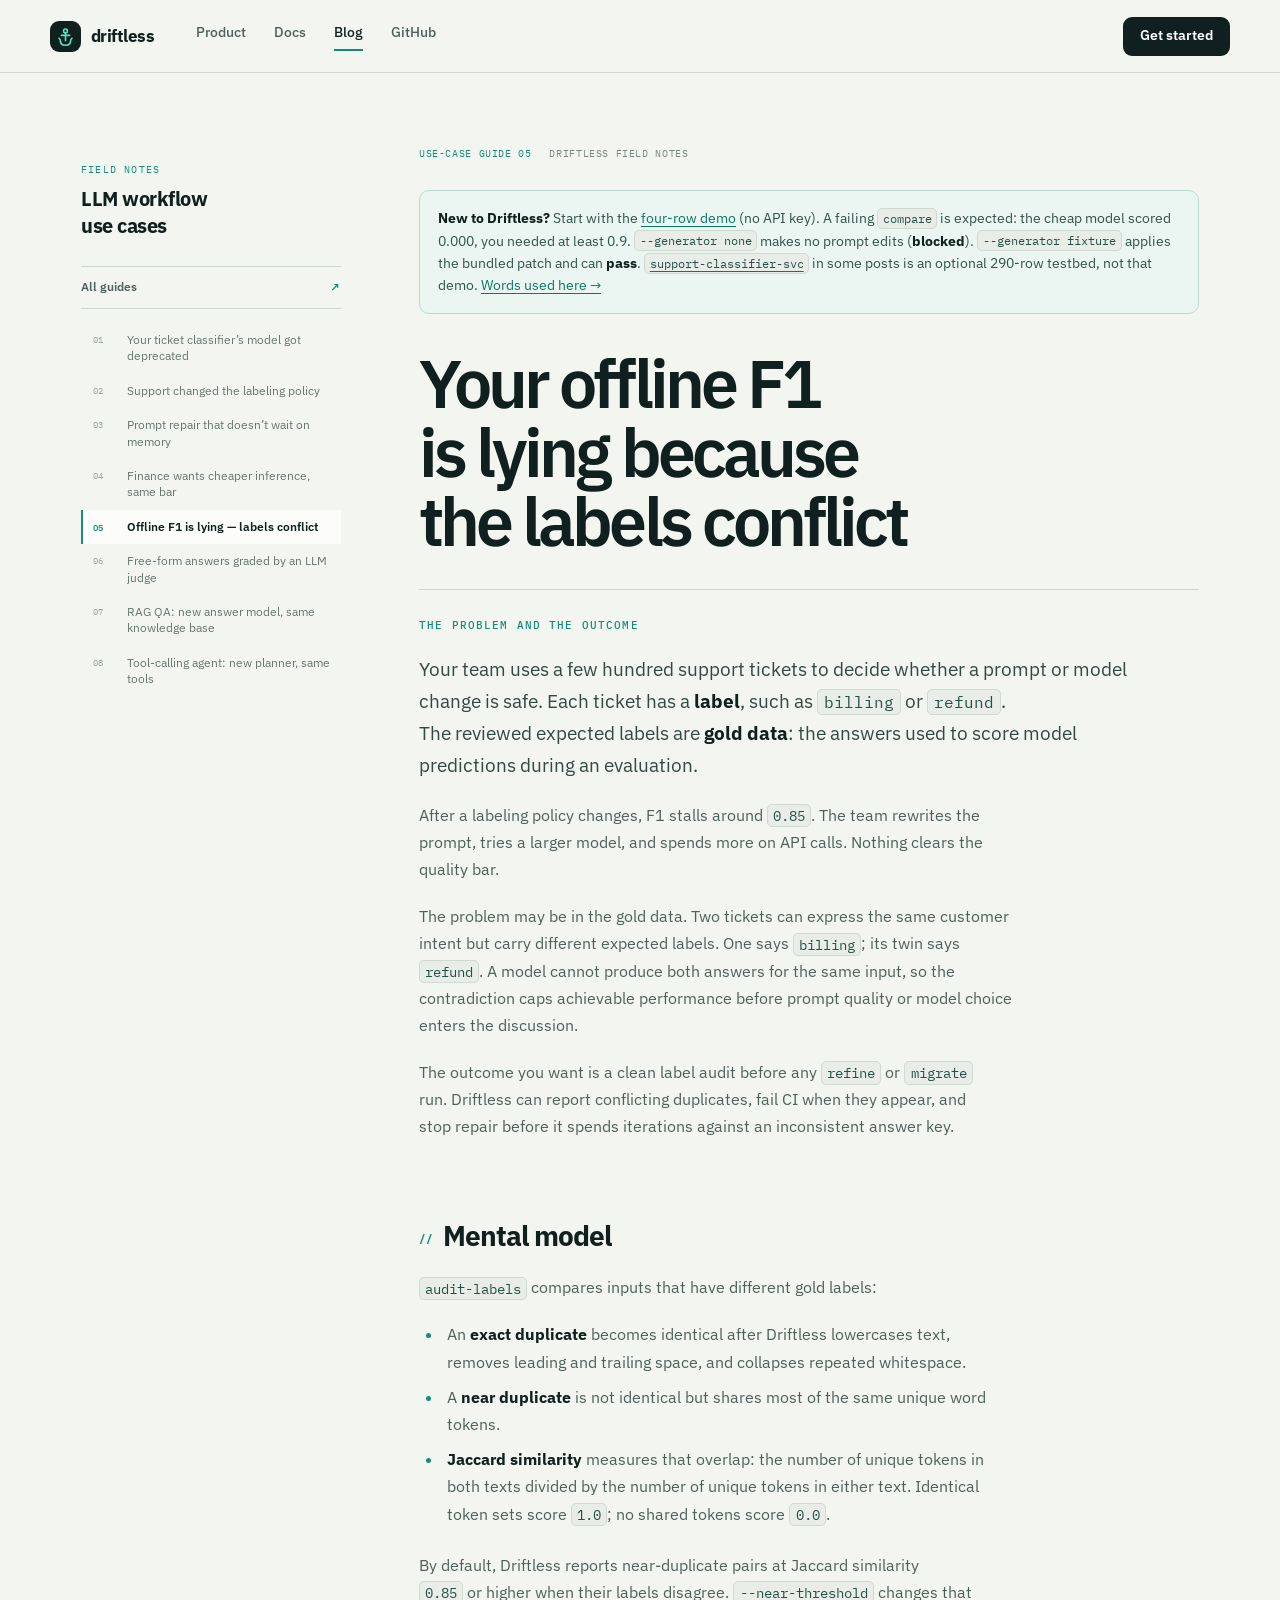
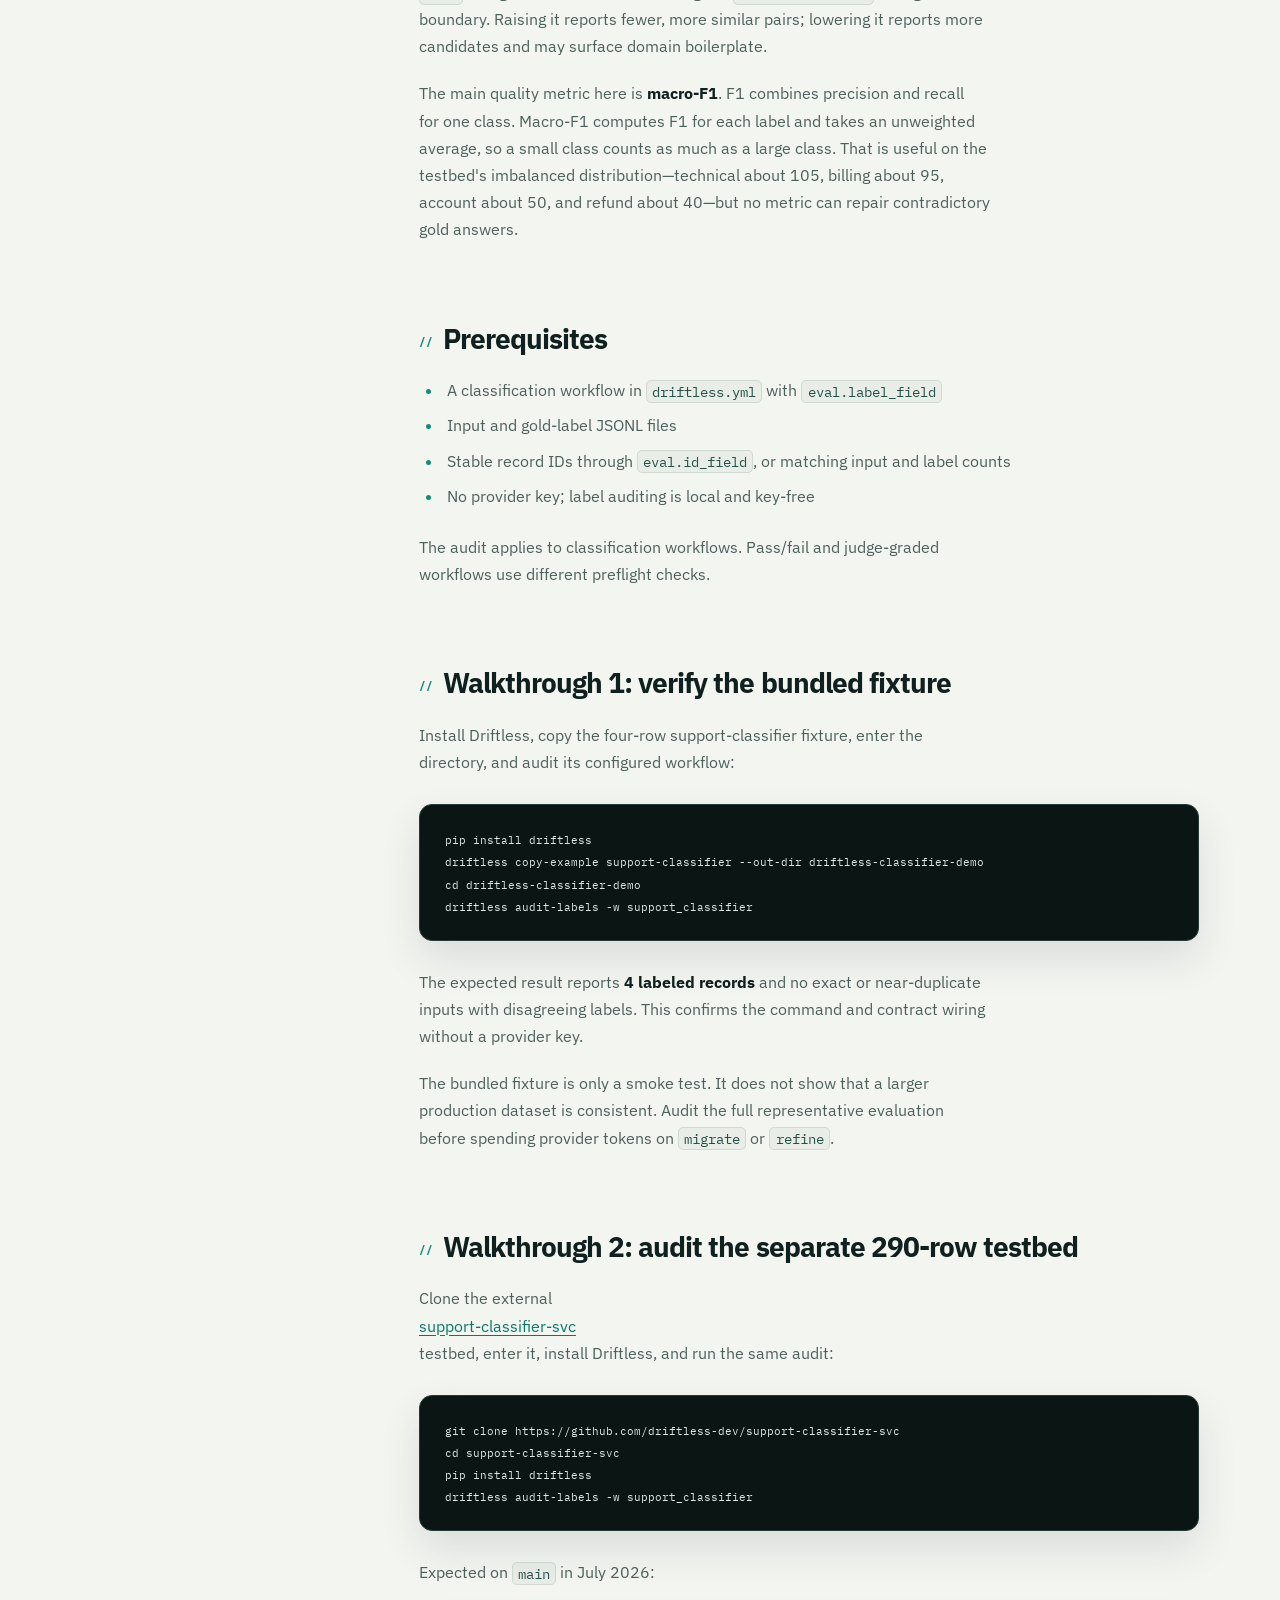
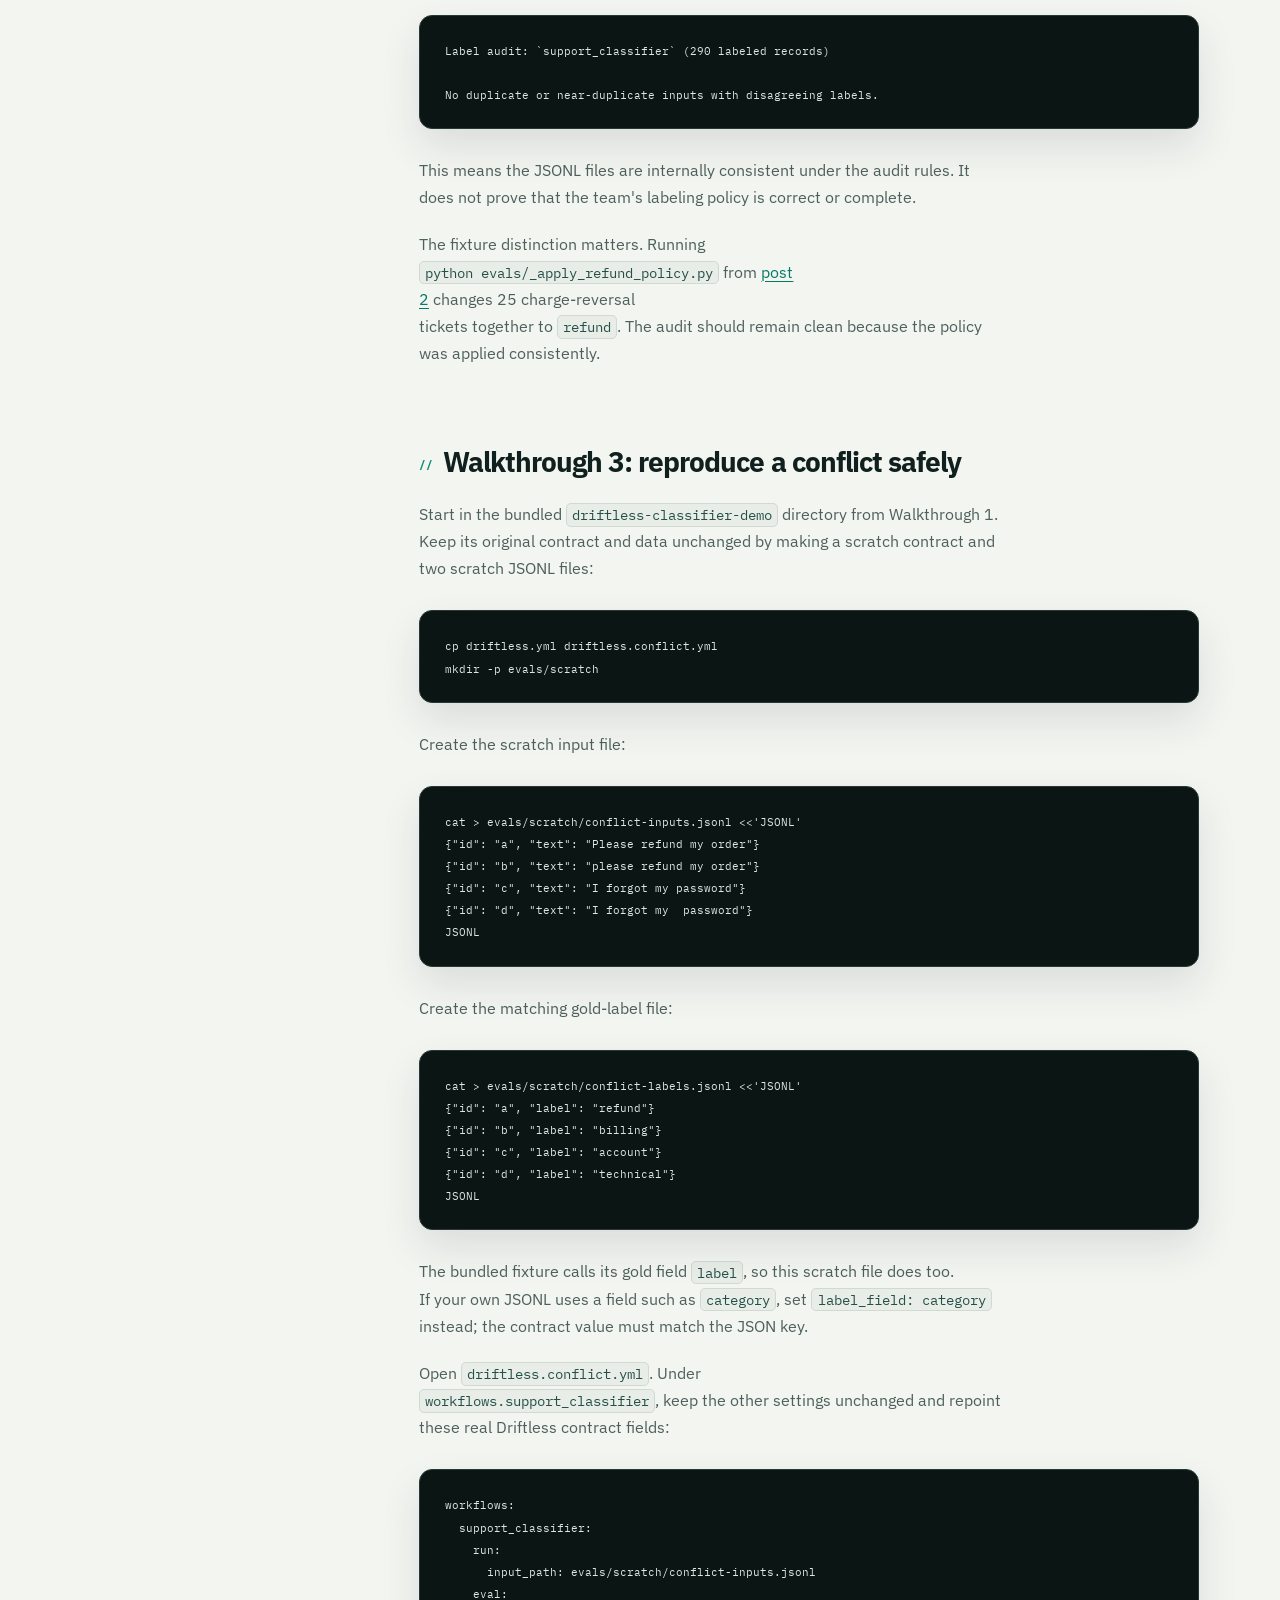
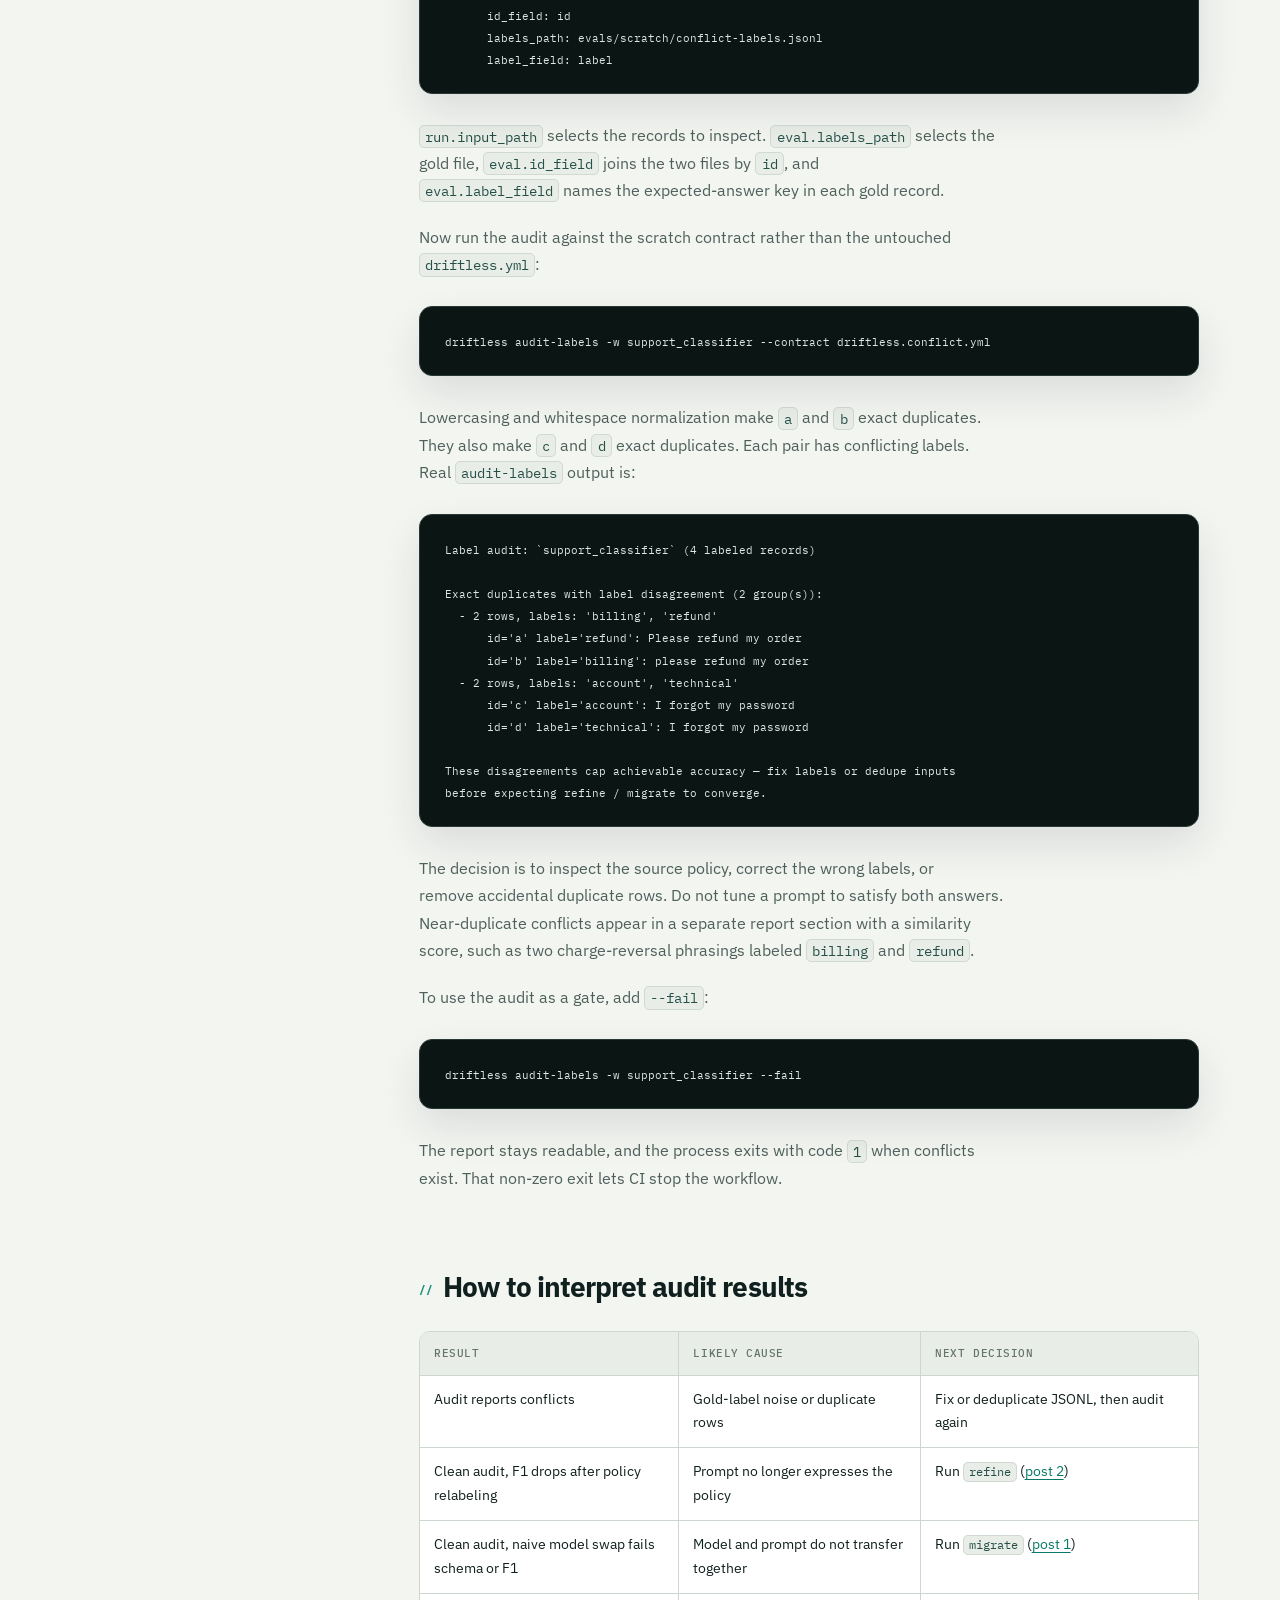
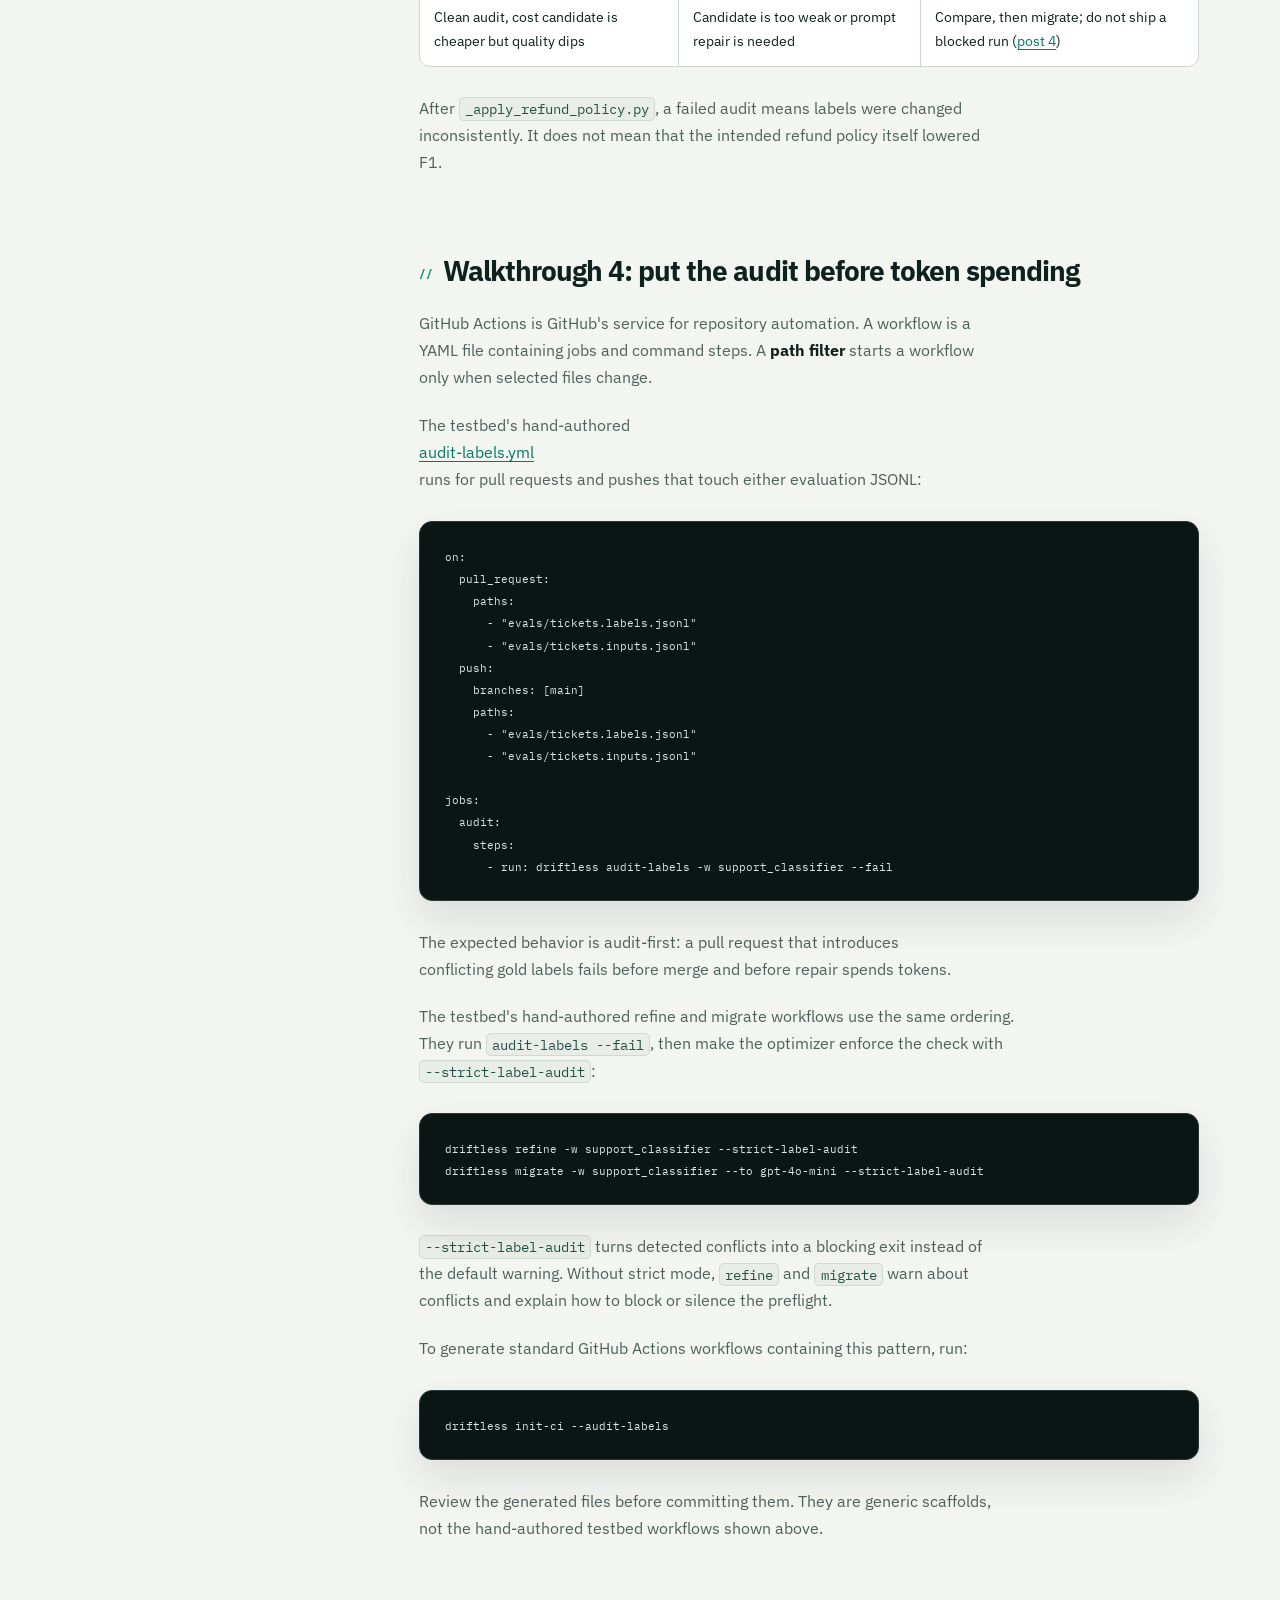
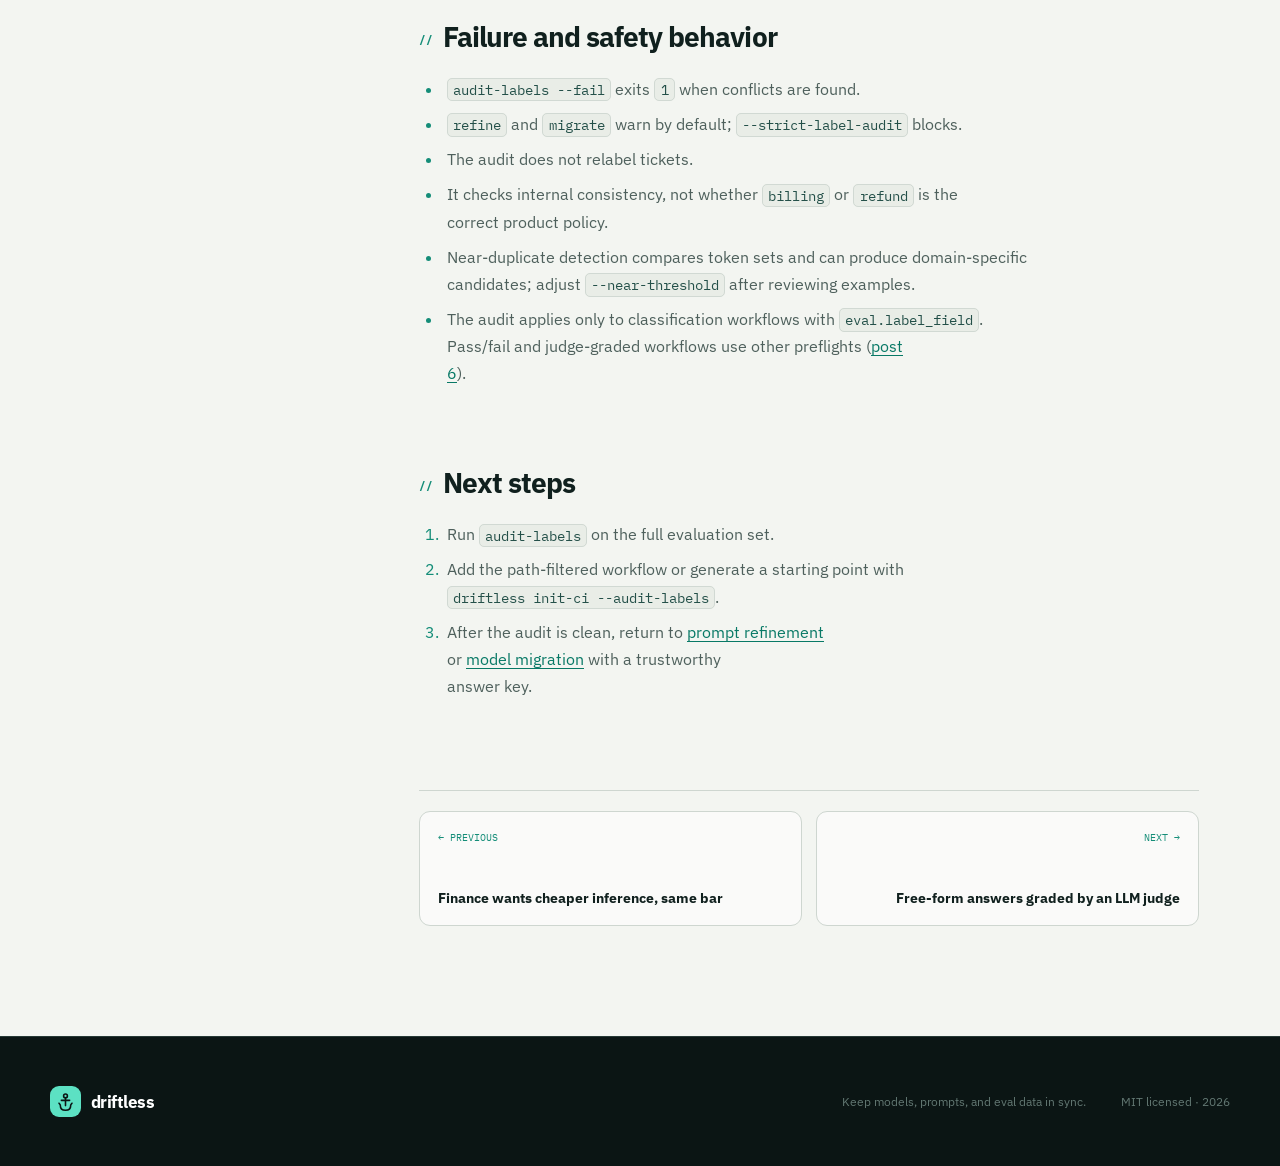
<file: site/blog/05-audit-labels-before-you-trust-f1.html>
<!DOCTYPE html>
<html lang="en">
<head>
<meta charset="UTF-8" />
<meta name="viewport" content="width=device-width, initial-scale=1.0" />
<title>Offline F1 is lying — labels conflict — Driftless blog</title>
<meta name="description" content="Practical guidance for keeping LLM models, prompts, and eval data in sync." />
<link rel="preconnect" href="https://fonts.googleapis.com" />
<link rel="preconnect" href="https://fonts.gstatic.com" crossorigin />
<link href="https://fonts.googleapis.com/css2?family=IBM+Plex+Mono:wght@400;500&family=IBM+Plex+Sans:wght@400;500;600;700&display=swap" rel="stylesheet" />
<link rel="stylesheet" href="blog.css" />
<link rel="icon" href="../assets/logo.svg" type="image/svg+xml" />
</head>
<body class="blog blog-article">
<a class="skip-link" href="#main-content">Skip to content</a>
<header class="site-header">
  <div class="nav-shell">
    <a class="wordmark" href="../index.html" aria-label="Driftless home">
      <span class="wordmark-icon" aria-hidden="true">
        <svg viewBox="0 0 32 32" fill="none">
          <circle cx="16" cy="8.2" r="2.65" stroke="currentColor" stroke-width="2.2"/>
          <path d="M16 10.9v10.8" stroke="currentColor" stroke-width="2.2" stroke-linecap="round"/>
          <path d="M10.2 14.4h11.6" stroke="currentColor" stroke-width="2.2" stroke-linecap="round"/>
          <path d="M7 18.4l1.7 2.3c0 4.8 3.2 7.5 7.3 7.5s7.3-2.7 7.3-7.5l1.7-2.3" stroke="currentColor" stroke-width="2.2" stroke-linecap="round" stroke-linejoin="round"/>
        </svg>
      </span>
      <span>driftless</span>
    </a>
    <nav class="top-links" aria-label="Primary navigation">
      <a href="../index.html">Product</a>
      <a href="../docs.html">Docs</a>
      <a href="index.html" class="active">Blog</a>
      <a href="https://github.com/driftless-dev/driftless">GitHub</a>
    </nav>
    <a class="nav-cta" href="../index.html#quickstart">Get started</a>
  </div>
</header>
<div class="blog-shell">
  <aside class="series-nav">
    <div class="series-heading">
      <span>Field notes</span>
      <strong>LLM workflow<br />use cases</strong>
    </div>
    <a class="series-index" href="index.html">All guides <span>↗</span></a>
    <nav aria-label="Blog series">
      <a href="01-model-swap-is-not-a-migration.html"><span>01</span>Your ticket classifier’s model got deprecated</a>
      <a href="02-when-labels-move-refine-not-remodel.html"><span>02</span>Support changed the labeling policy</a>
      <a href="03-dependabot-for-prompts-in-ci.html"><span>03</span>Prompt repair that doesn’t wait on memory</a>
      <a href="04-cheaper-model-same-quality-bar.html"><span>04</span>Finance wants cheaper inference, same bar</a>
      <a href="05-audit-labels-before-you-trust-f1.html" class="active"><span>05</span>Offline F1 is lying — labels conflict</a>
      <a href="06-trust-your-llm-judge.html"><span>06</span>Free-form answers graded by an LLM judge</a>
      <a href="07-rag-prompts-drift-too.html"><span>07</span>RAG QA: new answer model, same knowledge base</a>
      <a href="08-agent-tool-selection-drift.html"><span>08</span>Tool-calling agent: new planner, same tools</a>
    </nav>
  </aside>
  <main class="blog-content" id="main-content">

      <div class="article-meta">
        <span>Use-case guide 05</span>
        <span>Driftless field notes</span>
      </div>

      <aside class="guide-start" aria-label="First-time reader guidance">
        <strong>New to Driftless?</strong>
        Start with the
        <a href="../index.html#quickstart">four-row demo</a>
        (no API key). A failing <code>compare</code> is expected: the cheap model
        scored 0.000, you needed at least 0.9.
        <code>--generator none</code> makes no prompt edits (<strong>blocked</strong>).
        <code>--generator fixture</code> applies the bundled patch and can
        <strong>pass</strong>.
        <a href="https://github.com/driftless-dev/support-classifier-svc"><code>support-classifier-svc</code></a>
        in some posts is an optional 290-row testbed, not that demo.
        <a href="../docs.html#words">Words used here →</a>
      </aside>
<h1 id="your-offline-f1-is-lying-because-the-labels-conflict">Your offline F1 is lying because the labels conflict</h1>
<h2 id="the-problem-and-the-outcome">The problem and the outcome</h2>
<p>Your team uses a few hundred support tickets to decide whether a prompt or model<br />
change is safe. Each ticket has a <strong>label</strong>, such as <code>billing</code> or <code>refund</code>.<br />
The reviewed expected labels are <strong>gold data</strong>: the answers used to score model<br />
predictions during an evaluation.</p>
<p>After a labeling policy changes, F1 stalls around <code>0.85</code>. The team rewrites the<br />
prompt, tries a larger model, and spends more on API calls. Nothing clears the<br />
quality bar.</p>
<p>The problem may be in the gold data. Two tickets can express the same customer<br />
intent but carry different expected labels. One says <code>billing</code>; its twin says<br />
<code>refund</code>. A model cannot produce both answers for the same input, so the<br />
contradiction caps achievable performance before prompt quality or model choice<br />
enters the discussion.</p>
<p>The outcome you want is a clean label audit before any <code>refine</code> or <code>migrate</code><br />
run. Driftless can report conflicting duplicates, fail CI when they appear, and<br />
stop repair before it spends iterations against an inconsistent answer key.</p>
<h2 id="mental-model">Mental model</h2>
<p><code>audit-labels</code> compares inputs that have different gold labels:</p>
<ul>
<li>An <strong>exact duplicate</strong> becomes identical after Driftless lowercases text,<br />
  removes leading and trailing space, and collapses repeated whitespace.</li>
<li>A <strong>near duplicate</strong> is not identical but shares most of the same unique word<br />
  tokens.</li>
<li><strong>Jaccard similarity</strong> measures that overlap: the number of unique tokens in<br />
  both texts divided by the number of unique tokens in either text. Identical<br />
  token sets score <code>1.0</code>; no shared tokens score <code>0.0</code>.</li>
</ul>
<p>By default, Driftless reports near-duplicate pairs at Jaccard similarity<br />
<code>0.85</code> or higher when their labels disagree. <code>--near-threshold</code> changes that<br />
boundary. Raising it reports fewer, more similar pairs; lowering it reports more<br />
candidates and may surface domain boilerplate.</p>
<p>The main quality metric here is <strong>macro-F1</strong>. F1 combines precision and recall<br />
for one class. Macro-F1 computes F1 for each label and takes an unweighted<br />
average, so a small class counts as much as a large class. That is useful on the<br />
testbed's imbalanced distribution—technical about 105, billing about 95,<br />
account about 50, and refund about 40—but no metric can repair contradictory<br />
gold answers.</p>
<h2 id="prerequisites">Prerequisites</h2>
<ul>
<li>A classification workflow in <code>driftless.yml</code> with <code>eval.label_field</code></li>
<li>Input and gold-label JSONL files</li>
<li>Stable record IDs through <code>eval.id_field</code>, or matching input and label counts</li>
<li>No provider key; label auditing is local and key-free</li>
</ul>
<p>The audit applies to classification workflows. Pass/fail and judge-graded<br />
workflows use different preflight checks.</p>
<h2 id="walkthrough-1-verify-the-bundled-fixture">Walkthrough 1: verify the bundled fixture</h2>
<p>Install Driftless, copy the four-row support-classifier fixture, enter the<br />
directory, and audit its configured workflow:</p>
<pre><code class="language-bash">pip install driftless
driftless copy-example support-classifier --out-dir driftless-classifier-demo
cd driftless-classifier-demo
driftless audit-labels -w support_classifier
</code></pre>
<p>The expected result reports <strong>4 labeled records</strong> and no exact or near-duplicate<br />
inputs with disagreeing labels. This confirms the command and contract wiring<br />
without a provider key.</p>
<p>The bundled fixture is only a smoke test. It does not show that a larger<br />
production dataset is consistent. Audit the full representative evaluation<br />
before spending provider tokens on <code>migrate</code> or <code>refine</code>.</p>
<h2 id="walkthrough-2-audit-the-separate-290-row-testbed">Walkthrough 2: audit the separate 290-row testbed</h2>
<p>Clone the external<br />
<a href="https://github.com/driftless-dev/support-classifier-svc">support-classifier-svc</a><br />
testbed, enter it, install Driftless, and run the same audit:</p>
<pre><code class="language-bash">git clone https://github.com/driftless-dev/support-classifier-svc
cd support-classifier-svc
pip install driftless
driftless audit-labels -w support_classifier
</code></pre>
<p>Expected on <code>main</code> in July 2026:</p>
<pre><code class="language-text">Label audit: `support_classifier` (290 labeled records)

No duplicate or near-duplicate inputs with disagreeing labels.
</code></pre>
<p>This means the JSONL files are internally consistent under the audit rules. It<br />
does not prove that the team's labeling policy is correct or complete.</p>
<p>The fixture distinction matters. Running<br />
<code>python evals/_apply_refund_policy.py</code> from <a href="02-when-labels-move-refine-not-remodel.html">post<br />
2</a> changes 25 charge-reversal<br />
tickets together to <code>refund</code>. The audit should remain clean because the policy<br />
was applied consistently.</p>
<h2 id="walkthrough-3-reproduce-a-conflict-safely">Walkthrough 3: reproduce a conflict safely</h2>
<p>Start in the bundled <code>driftless-classifier-demo</code> directory from Walkthrough 1.<br />
Keep its original contract and data unchanged by making a scratch contract and<br />
two scratch JSONL files:</p>
<pre><code class="language-bash">cp driftless.yml driftless.conflict.yml
mkdir -p evals/scratch
</code></pre>
<p>Create the scratch input file:</p>
<pre><code class="language-bash">cat &gt; evals/scratch/conflict-inputs.jsonl &lt;&lt;'JSONL'
{&quot;id&quot;: &quot;a&quot;, &quot;text&quot;: &quot;Please refund my order&quot;}
{&quot;id&quot;: &quot;b&quot;, &quot;text&quot;: &quot;please refund my order&quot;}
{&quot;id&quot;: &quot;c&quot;, &quot;text&quot;: &quot;I forgot my password&quot;}
{&quot;id&quot;: &quot;d&quot;, &quot;text&quot;: &quot;I forgot my  password&quot;}
JSONL
</code></pre>
<p>Create the matching gold-label file:</p>
<pre><code class="language-bash">cat &gt; evals/scratch/conflict-labels.jsonl &lt;&lt;'JSONL'
{&quot;id&quot;: &quot;a&quot;, &quot;label&quot;: &quot;refund&quot;}
{&quot;id&quot;: &quot;b&quot;, &quot;label&quot;: &quot;billing&quot;}
{&quot;id&quot;: &quot;c&quot;, &quot;label&quot;: &quot;account&quot;}
{&quot;id&quot;: &quot;d&quot;, &quot;label&quot;: &quot;technical&quot;}
JSONL
</code></pre>
<p>The bundled fixture calls its gold field <code>label</code>, so this scratch file does too.<br />
If your own JSONL uses a field such as <code>category</code>, set <code>label_field: category</code><br />
instead; the contract value must match the JSON key.</p>
<p>Open <code>driftless.conflict.yml</code>. Under<br />
<code>workflows.support_classifier</code>, keep the other settings unchanged and repoint<br />
these real Driftless contract fields:</p>
<pre><code class="language-yaml">workflows:
  support_classifier:
    run:
      input_path: evals/scratch/conflict-inputs.jsonl
    eval:
      id_field: id
      labels_path: evals/scratch/conflict-labels.jsonl
      label_field: label
</code></pre>
<p><code>run.input_path</code> selects the records to inspect. <code>eval.labels_path</code> selects the<br />
gold file, <code>eval.id_field</code> joins the two files by <code>id</code>, and<br />
<code>eval.label_field</code> names the expected-answer key in each gold record.</p>
<p>Now run the audit against the scratch contract rather than the untouched<br />
<code>driftless.yml</code>:</p>
<pre><code class="language-bash">driftless audit-labels -w support_classifier --contract driftless.conflict.yml
</code></pre>
<p>Lowercasing and whitespace normalization make <code>a</code> and <code>b</code> exact duplicates.<br />
They also make <code>c</code> and <code>d</code> exact duplicates. Each pair has conflicting labels.<br />
Real <code>audit-labels</code> output is:</p>
<pre><code class="language-text">Label audit: `support_classifier` (4 labeled records)

Exact duplicates with label disagreement (2 group(s)):
  - 2 rows, labels: 'billing', 'refund'
      id='a' label='refund': Please refund my order
      id='b' label='billing': please refund my order
  - 2 rows, labels: 'account', 'technical'
      id='c' label='account': I forgot my password
      id='d' label='technical': I forgot my password

These disagreements cap achievable accuracy — fix labels or dedupe inputs
before expecting refine / migrate to converge.
</code></pre>
<p>The decision is to inspect the source policy, correct the wrong labels, or<br />
remove accidental duplicate rows. Do not tune a prompt to satisfy both answers.<br />
Near-duplicate conflicts appear in a separate report section with a similarity<br />
score, such as two charge-reversal phrasings labeled <code>billing</code> and <code>refund</code>.</p>
<p>To use the audit as a gate, add <code>--fail</code>:</p>
<pre><code class="language-bash">driftless audit-labels -w support_classifier --fail
</code></pre>
<p>The report stays readable, and the process exits with code <code>1</code> when conflicts<br />
exist. That non-zero exit lets CI stop the workflow.</p>
<h2 id="how-to-interpret-audit-results">How to interpret audit results</h2>
<table>
<thead>
<tr>
<th>Result</th>
<th>Likely cause</th>
<th>Next decision</th>
</tr>
</thead>
<tbody>
<tr>
<td>Audit reports conflicts</td>
<td>Gold-label noise or duplicate rows</td>
<td>Fix or deduplicate JSONL, then audit again</td>
</tr>
<tr>
<td>Clean audit, F1 drops after policy relabeling</td>
<td>Prompt no longer expresses the policy</td>
<td>Run <code>refine</code> (<a href="02-when-labels-move-refine-not-remodel.html">post 2</a>)</td>
</tr>
<tr>
<td>Clean audit, naive model swap fails schema or F1</td>
<td>Model and prompt do not transfer together</td>
<td>Run <code>migrate</code> (<a href="01-model-swap-is-not-a-migration.html">post 1</a>)</td>
</tr>
<tr>
<td>Clean audit, cost candidate is cheaper but quality dips</td>
<td>Candidate is too weak or prompt repair is needed</td>
<td>Compare, then migrate; do not ship a blocked run (<a href="04-cheaper-model-same-quality-bar.html">post 4</a>)</td>
</tr>
</tbody>
</table>
<p>After <code>_apply_refund_policy.py</code>, a failed audit means labels were changed<br />
inconsistently. It does not mean that the intended refund policy itself lowered<br />
F1.</p>
<h2 id="walkthrough-4-put-the-audit-before-token-spending">Walkthrough 4: put the audit before token spending</h2>
<p>GitHub Actions is GitHub's service for repository automation. A workflow is a<br />
YAML file containing jobs and command steps. A <strong>path filter</strong> starts a workflow<br />
only when selected files change.</p>
<p>The testbed's hand-authored<br />
<a href="https://github.com/driftless-dev/support-classifier-svc/blob/main/.github/workflows/audit-labels.yml">audit-labels.yml</a><br />
runs for pull requests and pushes that touch either evaluation JSONL:</p>
<pre><code class="language-yaml">on:
  pull_request:
    paths:
      - &quot;evals/tickets.labels.jsonl&quot;
      - &quot;evals/tickets.inputs.jsonl&quot;
  push:
    branches: [main]
    paths:
      - &quot;evals/tickets.labels.jsonl&quot;
      - &quot;evals/tickets.inputs.jsonl&quot;

jobs:
  audit:
    steps:
      - run: driftless audit-labels -w support_classifier --fail
</code></pre>
<p>The expected behavior is audit-first: a pull request that introduces<br />
conflicting gold labels fails before merge and before repair spends tokens.</p>
<p>The testbed's hand-authored refine and migrate workflows use the same ordering.<br />
They run <code>audit-labels --fail</code>, then make the optimizer enforce the check with<br />
<code>--strict-label-audit</code>:</p>
<pre><code class="language-bash">driftless refine -w support_classifier --strict-label-audit
driftless migrate -w support_classifier --to gpt-4o-mini --strict-label-audit
</code></pre>
<p><code>--strict-label-audit</code> turns detected conflicts into a blocking exit instead of<br />
the default warning. Without strict mode, <code>refine</code> and <code>migrate</code> warn about<br />
conflicts and explain how to block or silence the preflight.</p>
<p>To generate standard GitHub Actions workflows containing this pattern, run:</p>
<pre><code class="language-bash">driftless init-ci --audit-labels
</code></pre>
<p>Review the generated files before committing them. They are generic scaffolds,<br />
not the hand-authored testbed workflows shown above.</p>
<h2 id="failure-and-safety-behavior">Failure and safety behavior</h2>
<ul>
<li><code>audit-labels --fail</code> exits <code>1</code> when conflicts are found.</li>
<li><code>refine</code> and <code>migrate</code> warn by default; <code>--strict-label-audit</code> blocks.</li>
<li>The audit does not relabel tickets.</li>
<li>It checks internal consistency, not whether <code>billing</code> or <code>refund</code> is the<br />
  correct product policy.</li>
<li>Near-duplicate detection compares token sets and can produce domain-specific<br />
  candidates; adjust <code>--near-threshold</code> after reviewing examples.</li>
<li>The audit applies only to classification workflows with <code>eval.label_field</code>.<br />
  Pass/fail and judge-graded workflows use other preflights (<a href="06-trust-your-llm-judge.html">post<br />
  6</a>).</li>
</ul>
<h2 id="next-steps">Next steps</h2>
<ol>
<li>Run <code>audit-labels</code> on the full evaluation set.</li>
<li>Add the path-filtered workflow or generate a starting point with<br />
<code>driftless init-ci --audit-labels</code>.</li>
<li>After the audit is clean, return to <a href="02-when-labels-move-refine-not-remodel.html">prompt refinement</a><br />
   or <a href="01-model-swap-is-not-a-migration.html">model migration</a> with a trustworthy<br />
   answer key.</li>
</ol>
<nav class="post-nav" aria-label="Adjacent posts"><a class="previous" href="04-cheaper-model-same-quality-bar.html"><span>← Previous</span><strong>Finance wants cheaper inference, same bar</strong></a><a class="next" href="06-trust-your-llm-judge.html"><span>Next →</span><strong>Free-form answers graded by an LLM judge</strong></a></nav>
  </main>
</div>
<footer class="blog-footer">
  <a class="wordmark" href="../index.html">
    <span class="wordmark-icon" aria-hidden="true">
      <svg viewBox="0 0 32 32" fill="none"><circle cx="16" cy="8.2" r="2.65" stroke="currentColor" stroke-width="2.2"/><path d="M16 10.9v10.8" stroke="currentColor" stroke-width="2.2" stroke-linecap="round"/><path d="M10.2 14.4h11.6" stroke="currentColor" stroke-width="2.2" stroke-linecap="round"/><path d="M7 18.4l1.7 2.3c0 4.8 3.2 7.5 7.3 7.5s7.3-2.7 7.3-7.5l1.7-2.3" stroke="currentColor" stroke-width="2.2" stroke-linecap="round" stroke-linejoin="round"/></svg>
    </span>
    <span>driftless</span>
  </a>
  <span>Keep models, prompts, and eval data in sync.</span>
  <span>MIT licensed · 2026</span>
</footer>
</body>
</html>
</file>
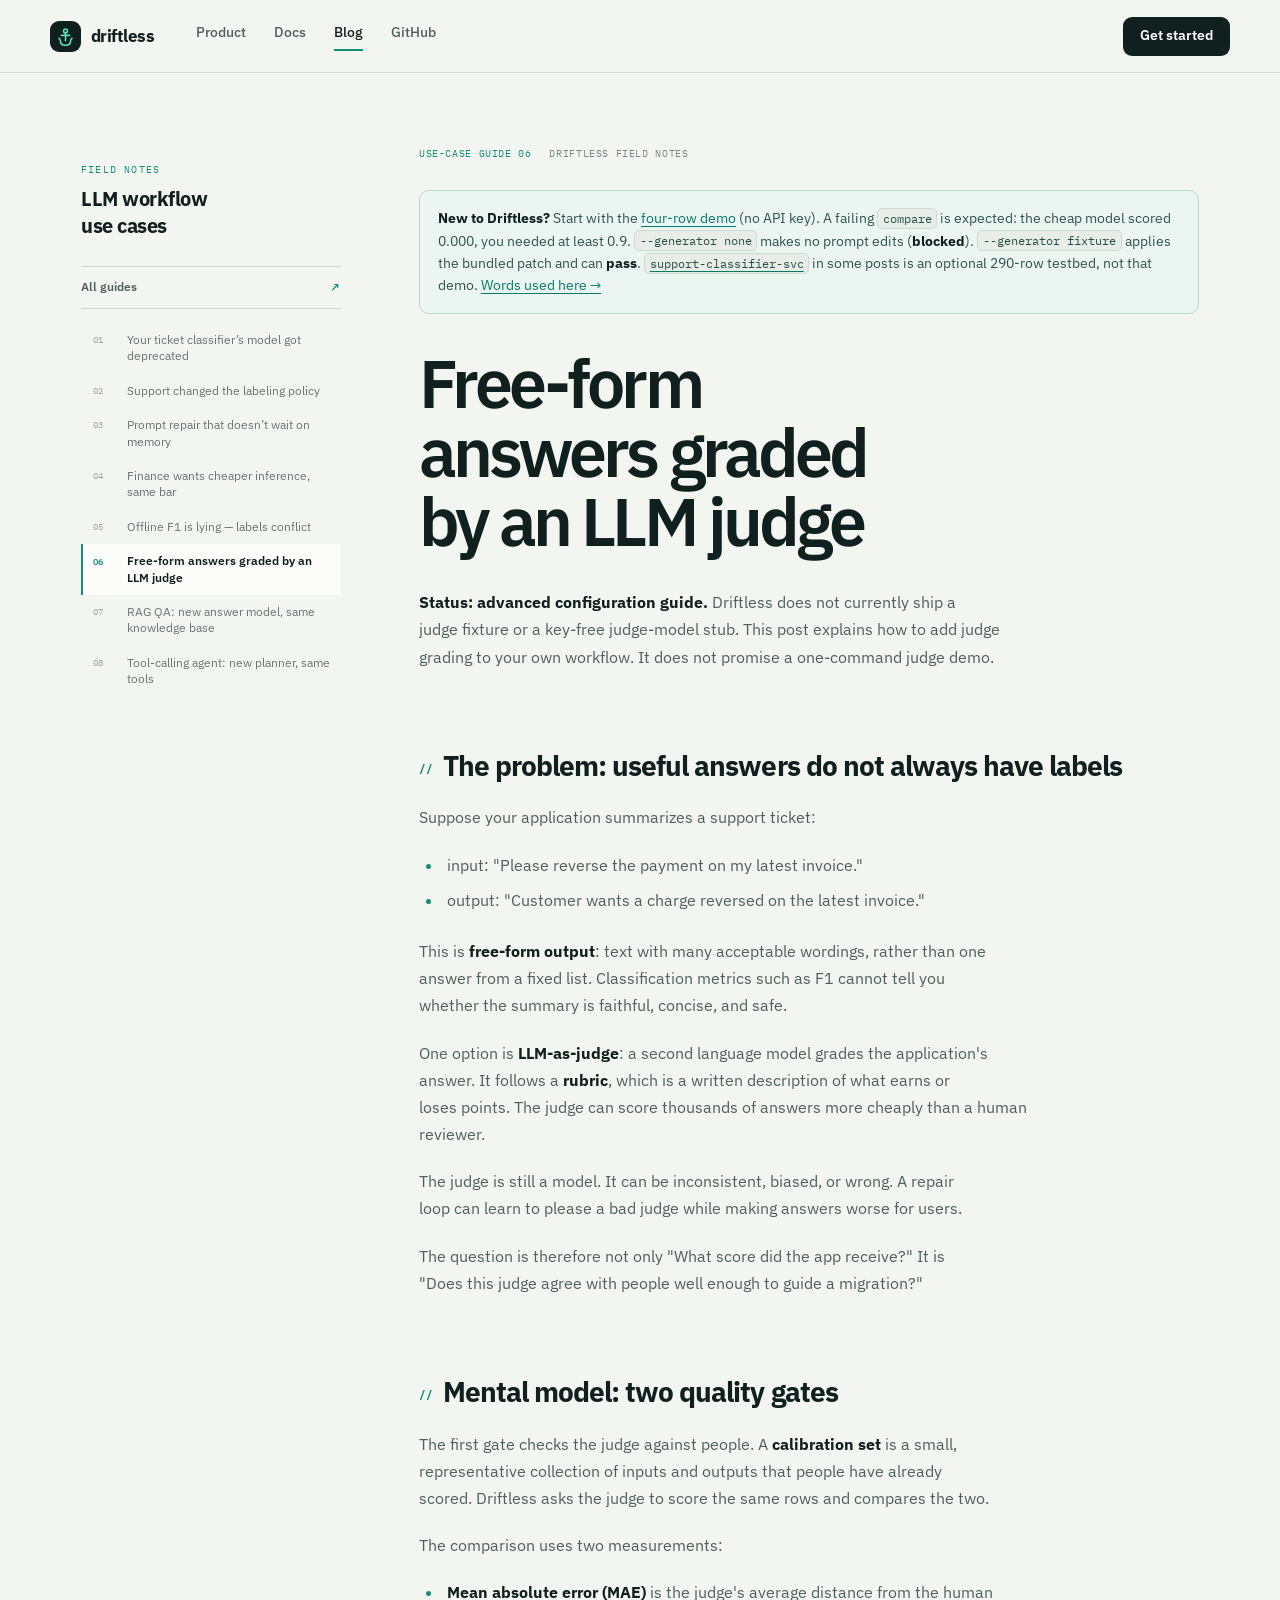
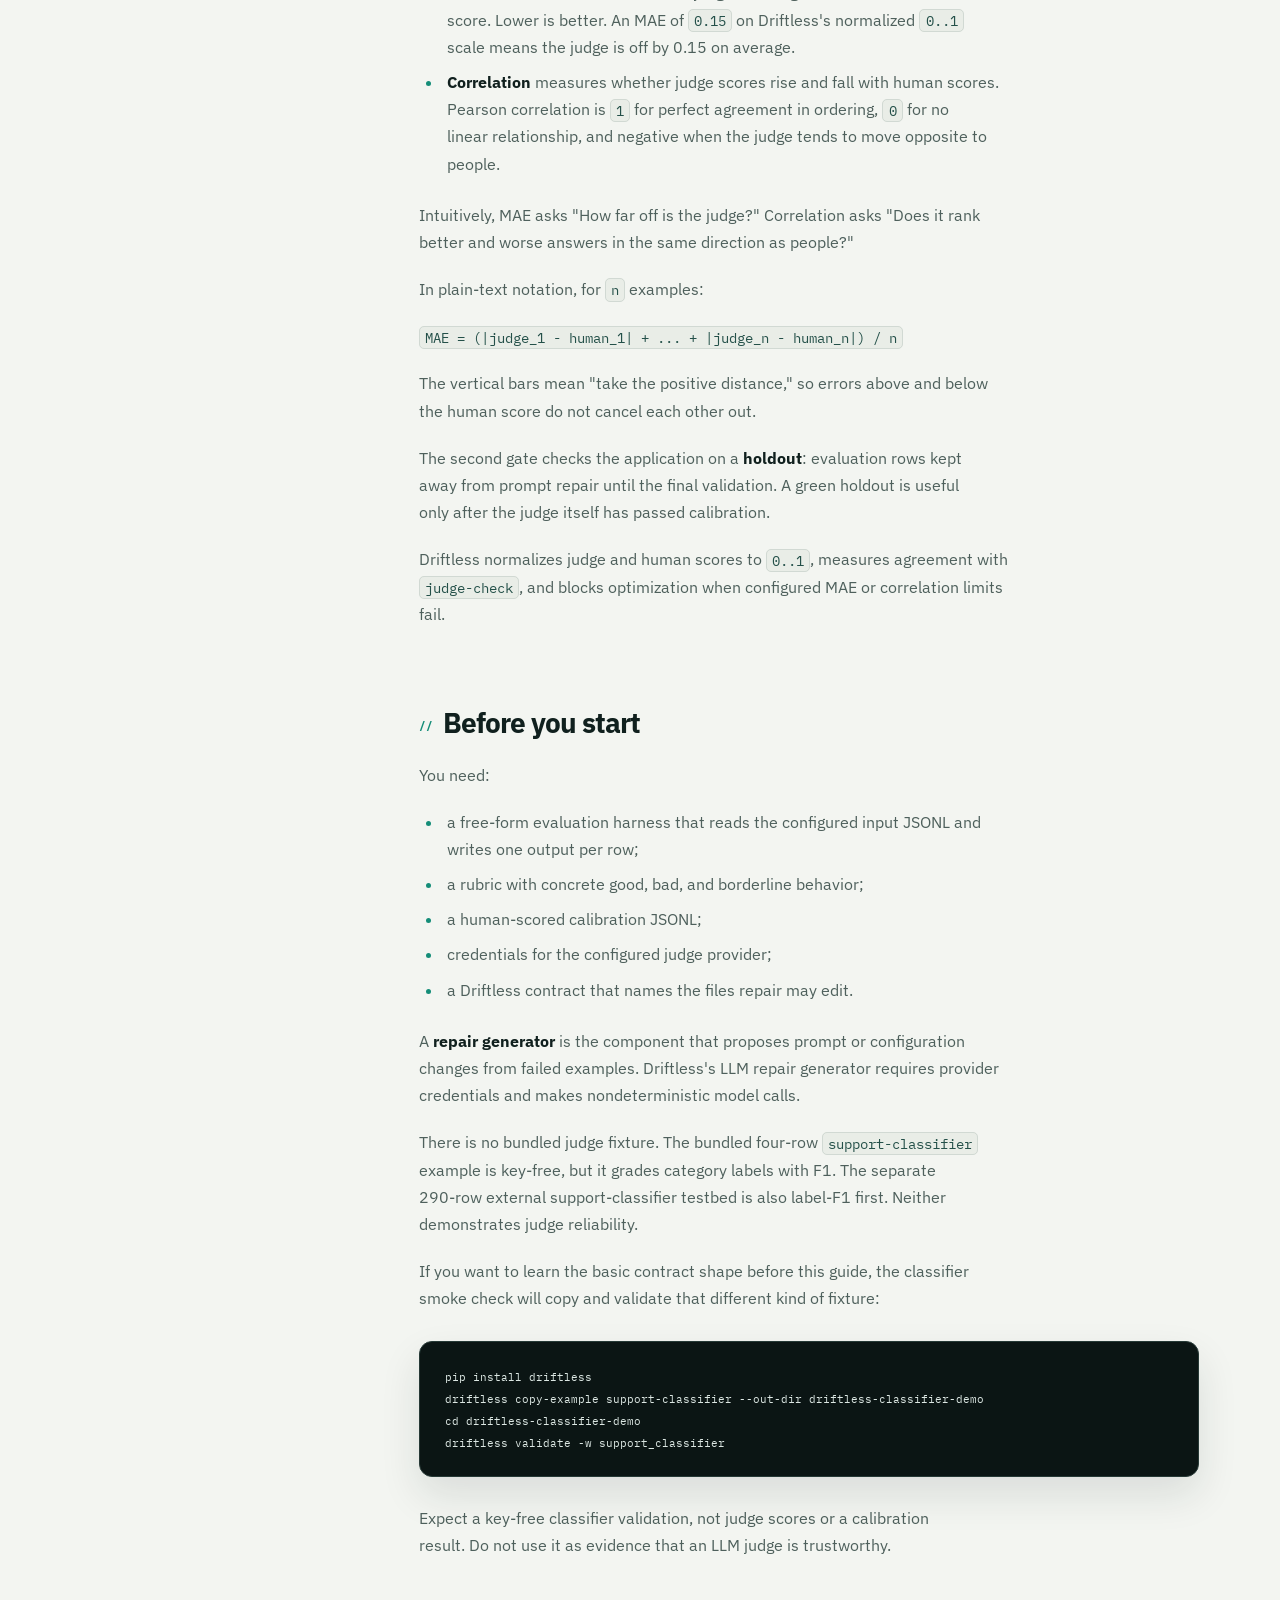
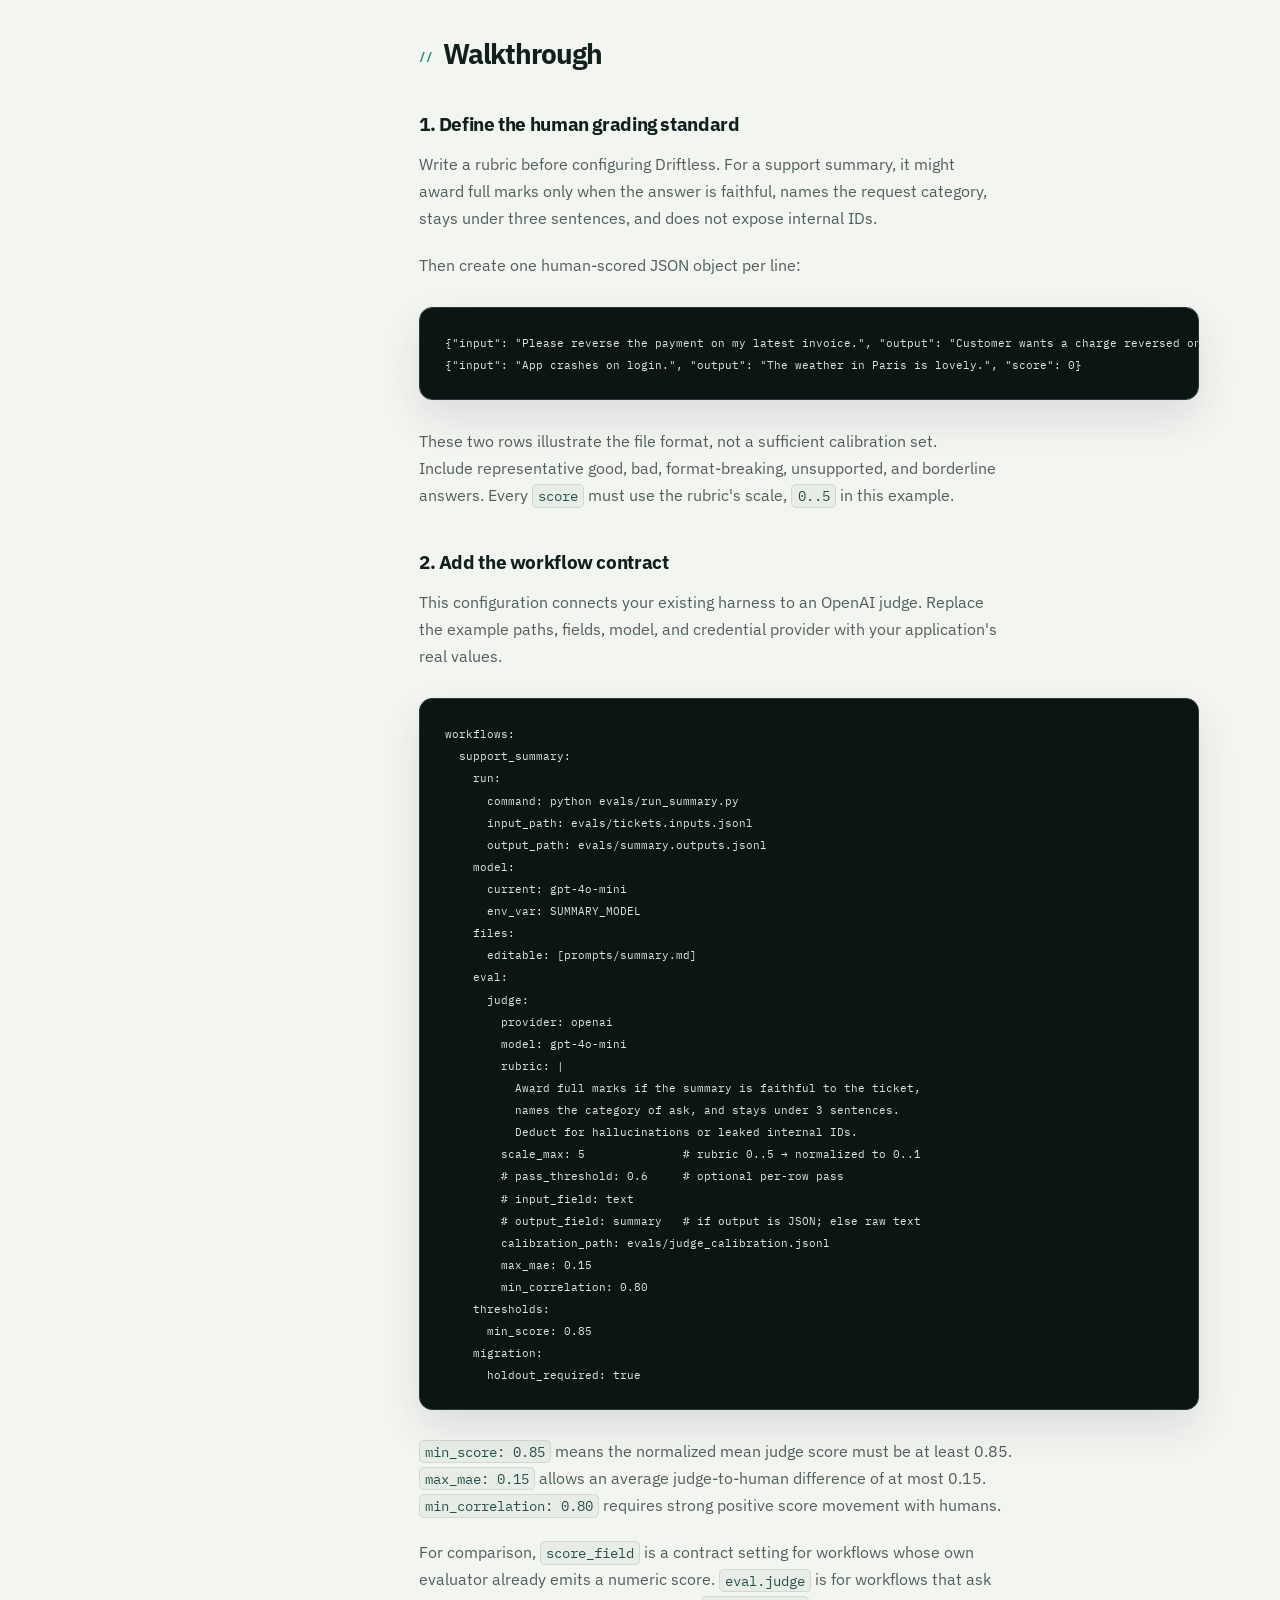
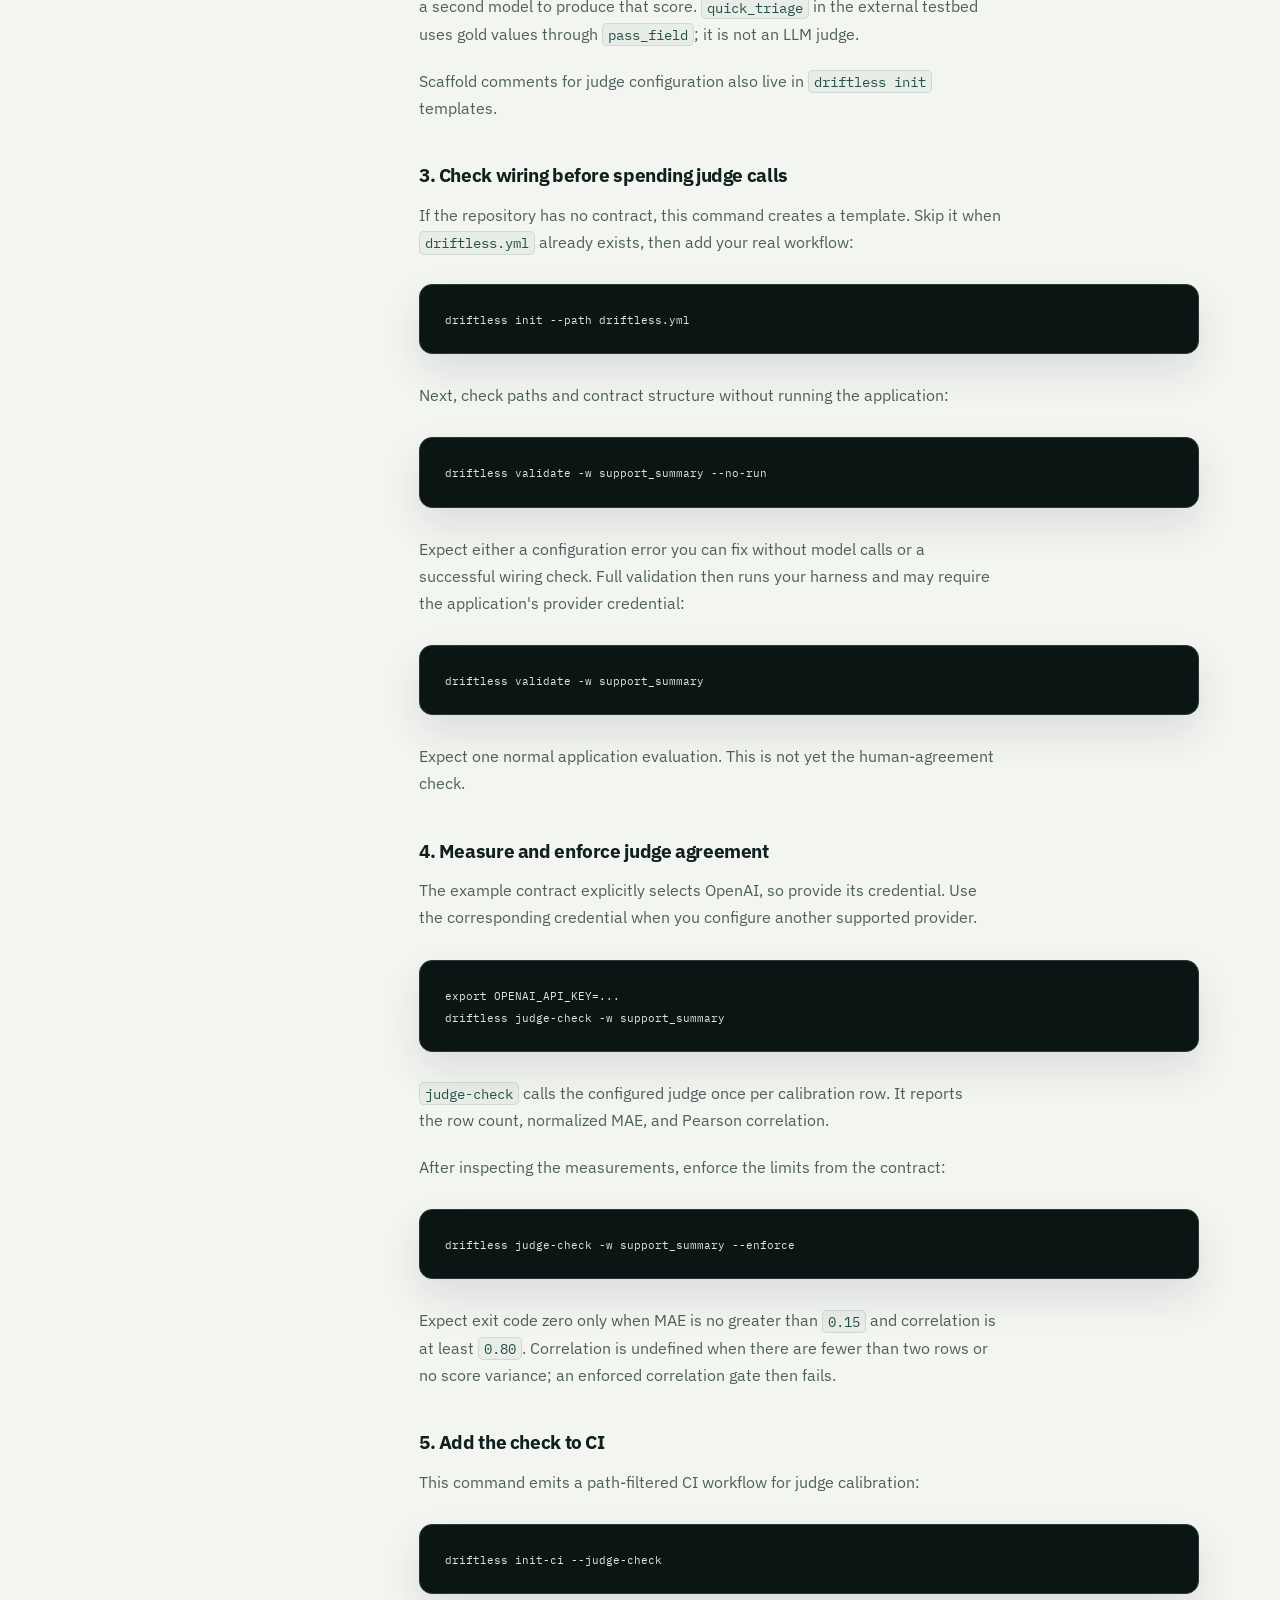
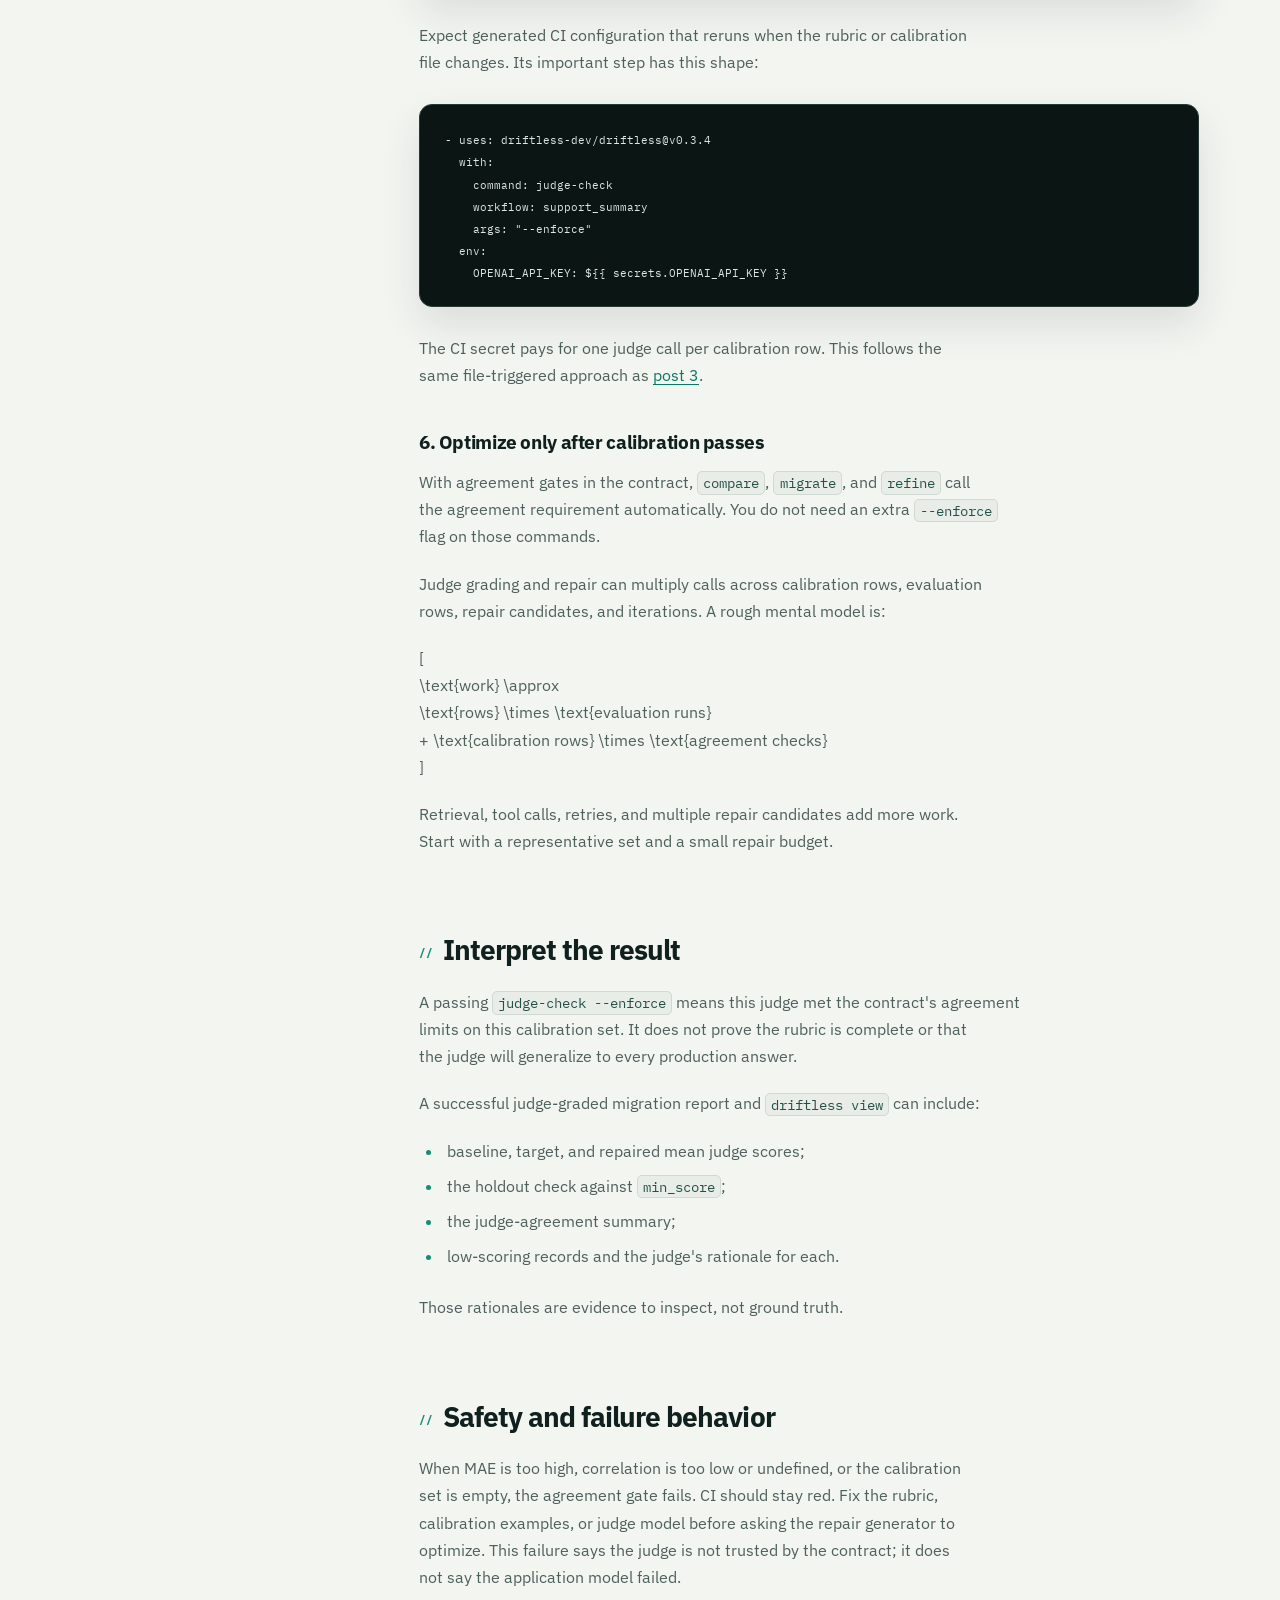
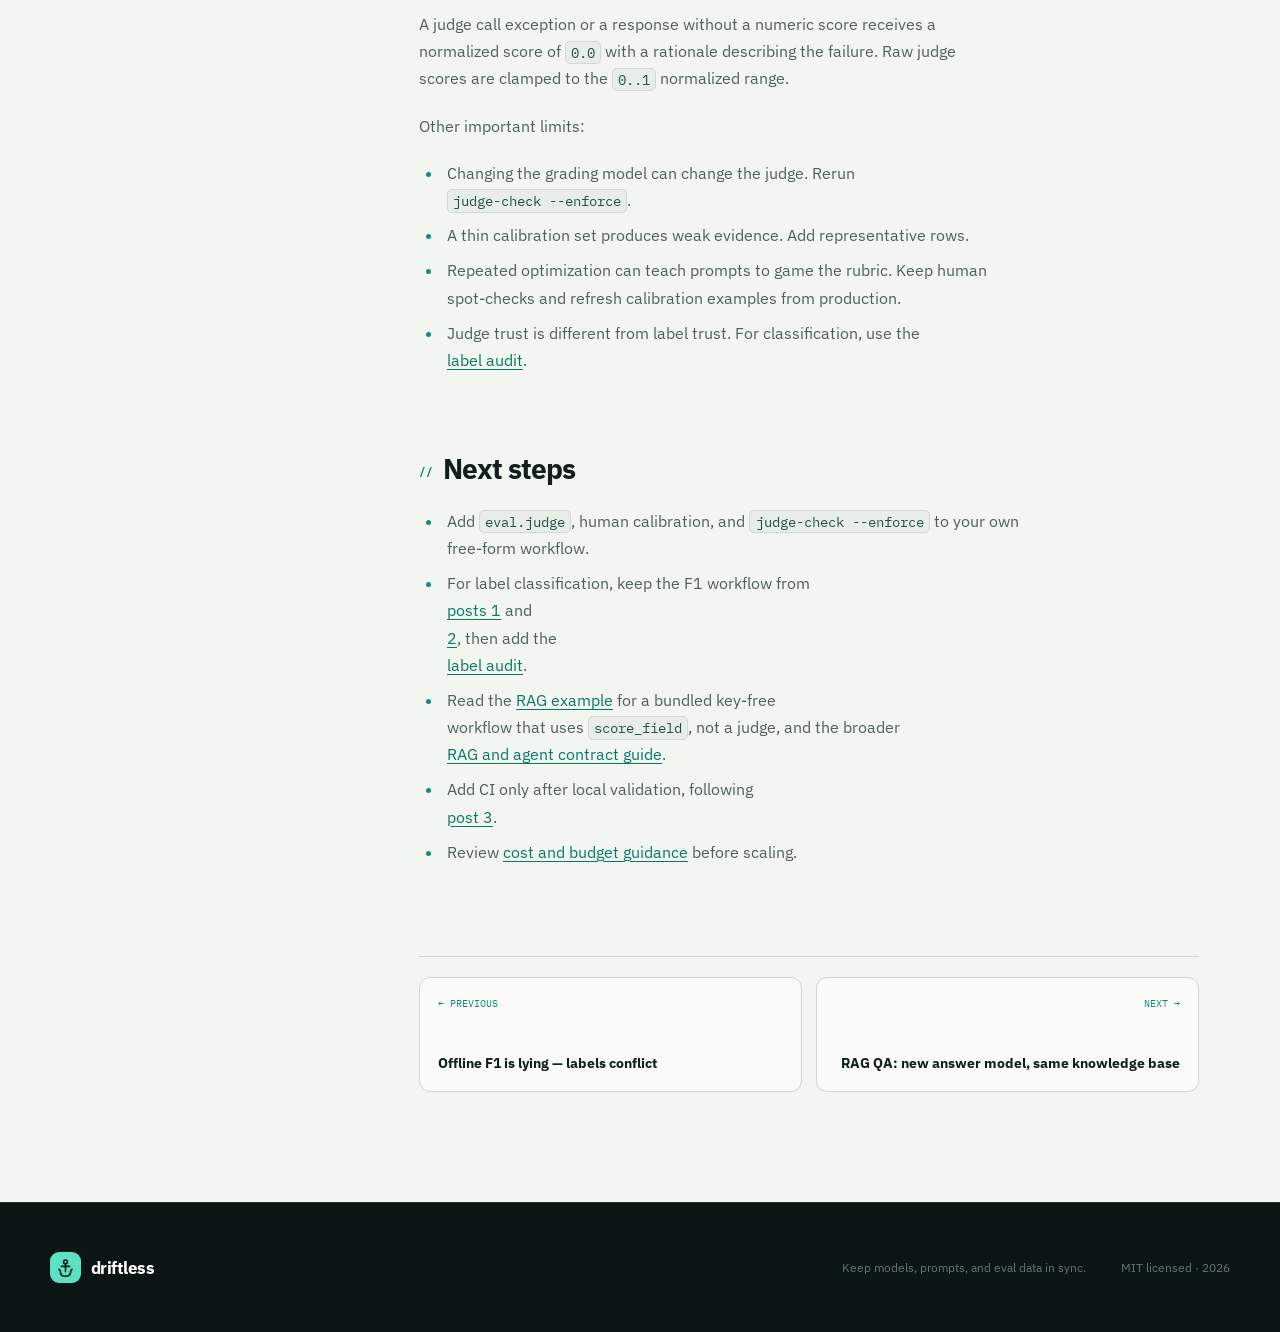
<file: site/blog/06-trust-your-llm-judge.html>
<!DOCTYPE html>
<html lang="en">
<head>
<meta charset="UTF-8" />
<meta name="viewport" content="width=device-width, initial-scale=1.0" />
<title>Free-form answers graded by an LLM judge — Driftless blog</title>
<meta name="description" content="Practical guidance for keeping LLM models, prompts, and eval data in sync." />
<link rel="preconnect" href="https://fonts.googleapis.com" />
<link rel="preconnect" href="https://fonts.gstatic.com" crossorigin />
<link href="https://fonts.googleapis.com/css2?family=IBM+Plex+Mono:wght@400;500&family=IBM+Plex+Sans:wght@400;500;600;700&display=swap" rel="stylesheet" />
<link rel="stylesheet" href="blog.css" />
<link rel="icon" href="../assets/logo.svg" type="image/svg+xml" />
</head>
<body class="blog blog-article">
<a class="skip-link" href="#main-content">Skip to content</a>
<header class="site-header">
  <div class="nav-shell">
    <a class="wordmark" href="../index.html" aria-label="Driftless home">
      <span class="wordmark-icon" aria-hidden="true">
        <svg viewBox="0 0 32 32" fill="none">
          <circle cx="16" cy="8.2" r="2.65" stroke="currentColor" stroke-width="2.2"/>
          <path d="M16 10.9v10.8" stroke="currentColor" stroke-width="2.2" stroke-linecap="round"/>
          <path d="M10.2 14.4h11.6" stroke="currentColor" stroke-width="2.2" stroke-linecap="round"/>
          <path d="M7 18.4l1.7 2.3c0 4.8 3.2 7.5 7.3 7.5s7.3-2.7 7.3-7.5l1.7-2.3" stroke="currentColor" stroke-width="2.2" stroke-linecap="round" stroke-linejoin="round"/>
        </svg>
      </span>
      <span>driftless</span>
    </a>
    <nav class="top-links" aria-label="Primary navigation">
      <a href="../index.html">Product</a>
      <a href="../docs.html">Docs</a>
      <a href="index.html" class="active">Blog</a>
      <a href="https://github.com/driftless-dev/driftless">GitHub</a>
    </nav>
    <a class="nav-cta" href="../index.html#quickstart">Get started</a>
  </div>
</header>
<div class="blog-shell">
  <aside class="series-nav">
    <div class="series-heading">
      <span>Field notes</span>
      <strong>LLM workflow<br />use cases</strong>
    </div>
    <a class="series-index" href="index.html">All guides <span>↗</span></a>
    <nav aria-label="Blog series">
      <a href="01-model-swap-is-not-a-migration.html"><span>01</span>Your ticket classifier’s model got deprecated</a>
      <a href="02-when-labels-move-refine-not-remodel.html"><span>02</span>Support changed the labeling policy</a>
      <a href="03-dependabot-for-prompts-in-ci.html"><span>03</span>Prompt repair that doesn’t wait on memory</a>
      <a href="04-cheaper-model-same-quality-bar.html"><span>04</span>Finance wants cheaper inference, same bar</a>
      <a href="05-audit-labels-before-you-trust-f1.html"><span>05</span>Offline F1 is lying — labels conflict</a>
      <a href="06-trust-your-llm-judge.html" class="active"><span>06</span>Free-form answers graded by an LLM judge</a>
      <a href="07-rag-prompts-drift-too.html"><span>07</span>RAG QA: new answer model, same knowledge base</a>
      <a href="08-agent-tool-selection-drift.html"><span>08</span>Tool-calling agent: new planner, same tools</a>
    </nav>
  </aside>
  <main class="blog-content" id="main-content">

      <div class="article-meta">
        <span>Use-case guide 06</span>
        <span>Driftless field notes</span>
      </div>

      <aside class="guide-start" aria-label="First-time reader guidance">
        <strong>New to Driftless?</strong>
        Start with the
        <a href="../index.html#quickstart">four-row demo</a>
        (no API key). A failing <code>compare</code> is expected: the cheap model
        scored 0.000, you needed at least 0.9.
        <code>--generator none</code> makes no prompt edits (<strong>blocked</strong>).
        <code>--generator fixture</code> applies the bundled patch and can
        <strong>pass</strong>.
        <a href="https://github.com/driftless-dev/support-classifier-svc"><code>support-classifier-svc</code></a>
        in some posts is an optional 290-row testbed, not that demo.
        <a href="../docs.html#words">Words used here →</a>
      </aside>
<h1 id="free-form-answers-graded-by-an-llm-judge">Free-form answers graded by an LLM judge</h1>
<p><strong>Status: advanced configuration guide.</strong> Driftless does not currently ship a<br />
judge fixture or a key-free judge-model stub. This post explains how to add judge<br />
grading to your own workflow. It does not promise a one-command judge demo.</p>
<h2 id="the-problem-useful-answers-do-not-always-have-labels">The problem: useful answers do not always have labels</h2>
<p>Suppose your application summarizes a support ticket:</p>
<ul>
<li>input: "Please reverse the payment on my latest invoice."</li>
<li>output: "Customer wants a charge reversed on the latest invoice."</li>
</ul>
<p>This is <strong>free-form output</strong>: text with many acceptable wordings, rather than one<br />
answer from a fixed list. Classification metrics such as F1 cannot tell you<br />
whether the summary is faithful, concise, and safe.</p>
<p>One option is <strong>LLM-as-judge</strong>: a second language model grades the application's<br />
answer. It follows a <strong>rubric</strong>, which is a written description of what earns or<br />
loses points. The judge can score thousands of answers more cheaply than a human<br />
reviewer.</p>
<p>The judge is still a model. It can be inconsistent, biased, or wrong. A repair<br />
loop can learn to please a bad judge while making answers worse for users.</p>
<p>The question is therefore not only "What score did the app receive?" It is<br />
"Does this judge agree with people well enough to guide a migration?"</p>
<h2 id="mental-model-two-quality-gates">Mental model: two quality gates</h2>
<p>The first gate checks the judge against people. A <strong>calibration set</strong> is a small,<br />
representative collection of inputs and outputs that people have already<br />
scored. Driftless asks the judge to score the same rows and compares the two.</p>
<p>The comparison uses two measurements:</p>
<ul>
<li><strong>Mean absolute error (MAE)</strong> is the judge's average distance from the human<br />
  score. Lower is better. An MAE of <code>0.15</code> on Driftless's normalized <code>0..1</code><br />
  scale means the judge is off by 0.15 on average.</li>
<li><strong>Correlation</strong> measures whether judge scores rise and fall with human scores.<br />
  Pearson correlation is <code>1</code> for perfect agreement in ordering, <code>0</code> for no<br />
  linear relationship, and negative when the judge tends to move opposite to<br />
  people.</li>
</ul>
<p>Intuitively, MAE asks "How far off is the judge?" Correlation asks "Does it rank<br />
better and worse answers in the same direction as people?"</p>
<p>In plain-text notation, for <code>n</code> examples:</p>
<p><code>MAE = (|judge_1 - human_1| + ... + |judge_n - human_n|) / n</code></p>
<p>The vertical bars mean "take the positive distance," so errors above and below<br />
the human score do not cancel each other out.</p>
<p>The second gate checks the application on a <strong>holdout</strong>: evaluation rows kept<br />
away from prompt repair until the final validation. A green holdout is useful<br />
only after the judge itself has passed calibration.</p>
<p>Driftless normalizes judge and human scores to <code>0..1</code>, measures agreement with<br />
<code>judge-check</code>, and blocks optimization when configured MAE or correlation limits<br />
fail.</p>
<h2 id="before-you-start">Before you start</h2>
<p>You need:</p>
<ul>
<li>a free-form evaluation harness that reads the configured input JSONL and<br />
  writes one output per row;</li>
<li>a rubric with concrete good, bad, and borderline behavior;</li>
<li>a human-scored calibration JSONL;</li>
<li>credentials for the configured judge provider;</li>
<li>a Driftless contract that names the files repair may edit.</li>
</ul>
<p>A <strong>repair generator</strong> is the component that proposes prompt or configuration<br />
changes from failed examples. Driftless's LLM repair generator requires provider<br />
credentials and makes nondeterministic model calls.</p>
<p>There is no bundled judge fixture. The bundled four-row <code>support-classifier</code><br />
example is key-free, but it grades category labels with F1. The separate<br />
290-row external support-classifier testbed is also label-F1 first. Neither<br />
demonstrates judge reliability.</p>
<p>If you want to learn the basic contract shape before this guide, the classifier<br />
smoke check will copy and validate that different kind of fixture:</p>
<pre><code class="language-bash">pip install driftless
driftless copy-example support-classifier --out-dir driftless-classifier-demo
cd driftless-classifier-demo
driftless validate -w support_classifier
</code></pre>
<p>Expect a key-free classifier validation, not judge scores or a calibration<br />
result. Do not use it as evidence that an LLM judge is trustworthy.</p>
<h2 id="walkthrough">Walkthrough</h2>
<h3 id="1-define-the-human-grading-standard">1. Define the human grading standard</h3>
<p>Write a rubric before configuring Driftless. For a support summary, it might<br />
award full marks only when the answer is faithful, names the request category,<br />
stays under three sentences, and does not expose internal IDs.</p>
<p>Then create one human-scored JSON object per line:</p>
<pre><code class="language-jsonl">{&quot;input&quot;: &quot;Please reverse the payment on my latest invoice.&quot;, &quot;output&quot;: &quot;Customer wants a charge reversed on the latest invoice.&quot;, &quot;score&quot;: 5}
{&quot;input&quot;: &quot;App crashes on login.&quot;, &quot;output&quot;: &quot;The weather in Paris is lovely.&quot;, &quot;score&quot;: 0}
</code></pre>
<p>These two rows illustrate the file format, not a sufficient calibration set.<br />
Include representative good, bad, format-breaking, unsupported, and borderline<br />
answers. Every <code>score</code> must use the rubric's scale, <code>0..5</code> in this example.</p>
<h3 id="2-add-the-workflow-contract">2. Add the workflow contract</h3>
<p>This configuration connects your existing harness to an OpenAI judge. Replace<br />
the example paths, fields, model, and credential provider with your application's<br />
real values.</p>
<pre><code class="language-yaml">workflows:
  support_summary:
    run:
      command: python evals/run_summary.py
      input_path: evals/tickets.inputs.jsonl
      output_path: evals/summary.outputs.jsonl
    model:
      current: gpt-4o-mini
      env_var: SUMMARY_MODEL
    files:
      editable: [prompts/summary.md]
    eval:
      judge:
        provider: openai
        model: gpt-4o-mini
        rubric: |
          Award full marks if the summary is faithful to the ticket,
          names the category of ask, and stays under 3 sentences.
          Deduct for hallucinations or leaked internal IDs.
        scale_max: 5              # rubric 0..5 → normalized to 0..1
        # pass_threshold: 0.6     # optional per-row pass
        # input_field: text
        # output_field: summary   # if output is JSON; else raw text
        calibration_path: evals/judge_calibration.jsonl
        max_mae: 0.15
        min_correlation: 0.80
    thresholds:
      min_score: 0.85
    migration:
      holdout_required: true
</code></pre>
<p><code>min_score: 0.85</code> means the normalized mean judge score must be at least 0.85.<br />
<code>max_mae: 0.15</code> allows an average judge-to-human difference of at most 0.15.<br />
<code>min_correlation: 0.80</code> requires strong positive score movement with humans.</p>
<p>For comparison, <code>score_field</code> is a contract setting for workflows whose own<br />
evaluator already emits a numeric score. <code>eval.judge</code> is for workflows that ask<br />
a second model to produce that score. <code>quick_triage</code> in the external testbed<br />
uses gold values through <code>pass_field</code>; it is not an LLM judge.</p>
<p>Scaffold comments for judge configuration also live in <code>driftless init</code><br />
templates.</p>
<h3 id="3-check-wiring-before-spending-judge-calls">3. Check wiring before spending judge calls</h3>
<p>If the repository has no contract, this command creates a template. Skip it when<br />
<code>driftless.yml</code> already exists, then add your real workflow:</p>
<pre><code class="language-bash">driftless init --path driftless.yml
</code></pre>
<p>Next, check paths and contract structure without running the application:</p>
<pre><code class="language-bash">driftless validate -w support_summary --no-run
</code></pre>
<p>Expect either a configuration error you can fix without model calls or a<br />
successful wiring check. Full validation then runs your harness and may require<br />
the application's provider credential:</p>
<pre><code class="language-bash">driftless validate -w support_summary
</code></pre>
<p>Expect one normal application evaluation. This is not yet the human-agreement<br />
check.</p>
<h3 id="4-measure-and-enforce-judge-agreement">4. Measure and enforce judge agreement</h3>
<p>The example contract explicitly selects OpenAI, so provide its credential. Use<br />
the corresponding credential when you configure another supported provider.</p>
<pre><code class="language-bash">export OPENAI_API_KEY=...
driftless judge-check -w support_summary
</code></pre>
<p><code>judge-check</code> calls the configured judge once per calibration row. It reports<br />
the row count, normalized MAE, and Pearson correlation.</p>
<p>After inspecting the measurements, enforce the limits from the contract:</p>
<pre><code class="language-bash">driftless judge-check -w support_summary --enforce
</code></pre>
<p>Expect exit code zero only when MAE is no greater than <code>0.15</code> and correlation is<br />
at least <code>0.80</code>. Correlation is undefined when there are fewer than two rows or<br />
no score variance; an enforced correlation gate then fails.</p>
<h3 id="5-add-the-check-to-ci">5. Add the check to CI</h3>
<p>This command emits a path-filtered CI workflow for judge calibration:</p>
<pre><code class="language-bash">driftless init-ci --judge-check
</code></pre>
<p>Expect generated CI configuration that reruns when the rubric or calibration<br />
file changes. Its important step has this shape:</p>
<pre><code class="language-yaml">- uses: driftless-dev/driftless@v0.3.4
  with:
    command: judge-check
    workflow: support_summary
    args: &quot;--enforce&quot;
  env:
    OPENAI_API_KEY: ${{ secrets.OPENAI_API_KEY }}
</code></pre>
<p>The CI secret pays for one judge call per calibration row. This follows the<br />
same file-triggered approach as <a href="03-dependabot-for-prompts-in-ci.html">post 3</a>.</p>
<h3 id="6-optimize-only-after-calibration-passes">6. Optimize only after calibration passes</h3>
<p>With agreement gates in the contract, <code>compare</code>, <code>migrate</code>, and <code>refine</code> call<br />
the agreement requirement automatically. You do not need an extra <code>--enforce</code><br />
flag on those commands.</p>
<p>Judge grading and repair can multiply calls across calibration rows, evaluation<br />
rows, repair candidates, and iterations. A rough mental model is:</p>
<p>[<br />
\text{work} \approx<br />
\text{rows} \times \text{evaluation runs}<br />
+ \text{calibration rows} \times \text{agreement checks}<br />
]</p>
<p>Retrieval, tool calls, retries, and multiple repair candidates add more work.<br />
Start with a representative set and a small repair budget.</p>
<h2 id="interpret-the-result">Interpret the result</h2>
<p>A passing <code>judge-check --enforce</code> means this judge met the contract's agreement<br />
limits on this calibration set. It does not prove the rubric is complete or that<br />
the judge will generalize to every production answer.</p>
<p>A successful judge-graded migration report and <code>driftless view</code> can include:</p>
<ul>
<li>baseline, target, and repaired mean judge scores;</li>
<li>the holdout check against <code>min_score</code>;</li>
<li>the judge-agreement summary;</li>
<li>low-scoring records and the judge's rationale for each.</li>
</ul>
<p>Those rationales are evidence to inspect, not ground truth.</p>
<h2 id="safety-and-failure-behavior">Safety and failure behavior</h2>
<p>When MAE is too high, correlation is too low or undefined, or the calibration<br />
set is empty, the agreement gate fails. CI should stay red. Fix the rubric,<br />
calibration examples, or judge model before asking the repair generator to<br />
optimize. This failure says the judge is not trusted by the contract; it does<br />
not say the application model failed.</p>
<p>A judge call exception or a response without a numeric score receives a<br />
normalized score of <code>0.0</code> with a rationale describing the failure. Raw judge<br />
scores are clamped to the <code>0..1</code> normalized range.</p>
<p>Other important limits:</p>
<ul>
<li>Changing the grading model can change the judge. Rerun<br />
<code>judge-check --enforce</code>.</li>
<li>A thin calibration set produces weak evidence. Add representative rows.</li>
<li>Repeated optimization can teach prompts to game the rubric. Keep human<br />
  spot-checks and refresh calibration examples from production.</li>
<li>Judge trust is different from label trust. For classification, use the<br />
<a href="05-audit-labels-before-you-trust-f1.html">label audit</a>.</li>
</ul>
<h2 id="next-steps">Next steps</h2>
<ul>
<li>Add <code>eval.judge</code>, human calibration, and <code>judge-check --enforce</code> to your own<br />
  free-form workflow.</li>
<li>For label classification, keep the F1 workflow from<br />
<a href="01-model-swap-is-not-a-migration.html">posts 1</a> and<br />
<a href="02-when-labels-move-refine-not-remodel.html">2</a>, then add the<br />
<a href="05-audit-labels-before-you-trust-f1.html">label audit</a>.</li>
<li>Read the <a href="07-rag-prompts-drift-too.html">RAG example</a> for a bundled key-free<br />
  workflow that uses <code>score_field</code>, not a judge, and the broader<br />
<a href="https://github.com/driftless-dev/driftless/blob/main/docs/rag-and-agents.md">RAG and agent contract guide</a>.</li>
<li>Add CI only after local validation, following<br />
<a href="03-dependabot-for-prompts-in-ci.html">post 3</a>.</li>
<li>Review <a href="https://github.com/driftless-dev/driftless/blob/main/docs/COST_AND_BUDGETS.md">cost and budget guidance</a> before scaling.</li>
</ul>
<nav class="post-nav" aria-label="Adjacent posts"><a class="previous" href="05-audit-labels-before-you-trust-f1.html"><span>← Previous</span><strong>Offline F1 is lying — labels conflict</strong></a><a class="next" href="07-rag-prompts-drift-too.html"><span>Next →</span><strong>RAG QA: new answer model, same knowledge base</strong></a></nav>
  </main>
</div>
<footer class="blog-footer">
  <a class="wordmark" href="../index.html">
    <span class="wordmark-icon" aria-hidden="true">
      <svg viewBox="0 0 32 32" fill="none"><circle cx="16" cy="8.2" r="2.65" stroke="currentColor" stroke-width="2.2"/><path d="M16 10.9v10.8" stroke="currentColor" stroke-width="2.2" stroke-linecap="round"/><path d="M10.2 14.4h11.6" stroke="currentColor" stroke-width="2.2" stroke-linecap="round"/><path d="M7 18.4l1.7 2.3c0 4.8 3.2 7.5 7.3 7.5s7.3-2.7 7.3-7.5l1.7-2.3" stroke="currentColor" stroke-width="2.2" stroke-linecap="round" stroke-linejoin="round"/></svg>
    </span>
    <span>driftless</span>
  </a>
  <span>Keep models, prompts, and eval data in sync.</span>
  <span>MIT licensed · 2026</span>
</footer>
</body>
</html>
</file>
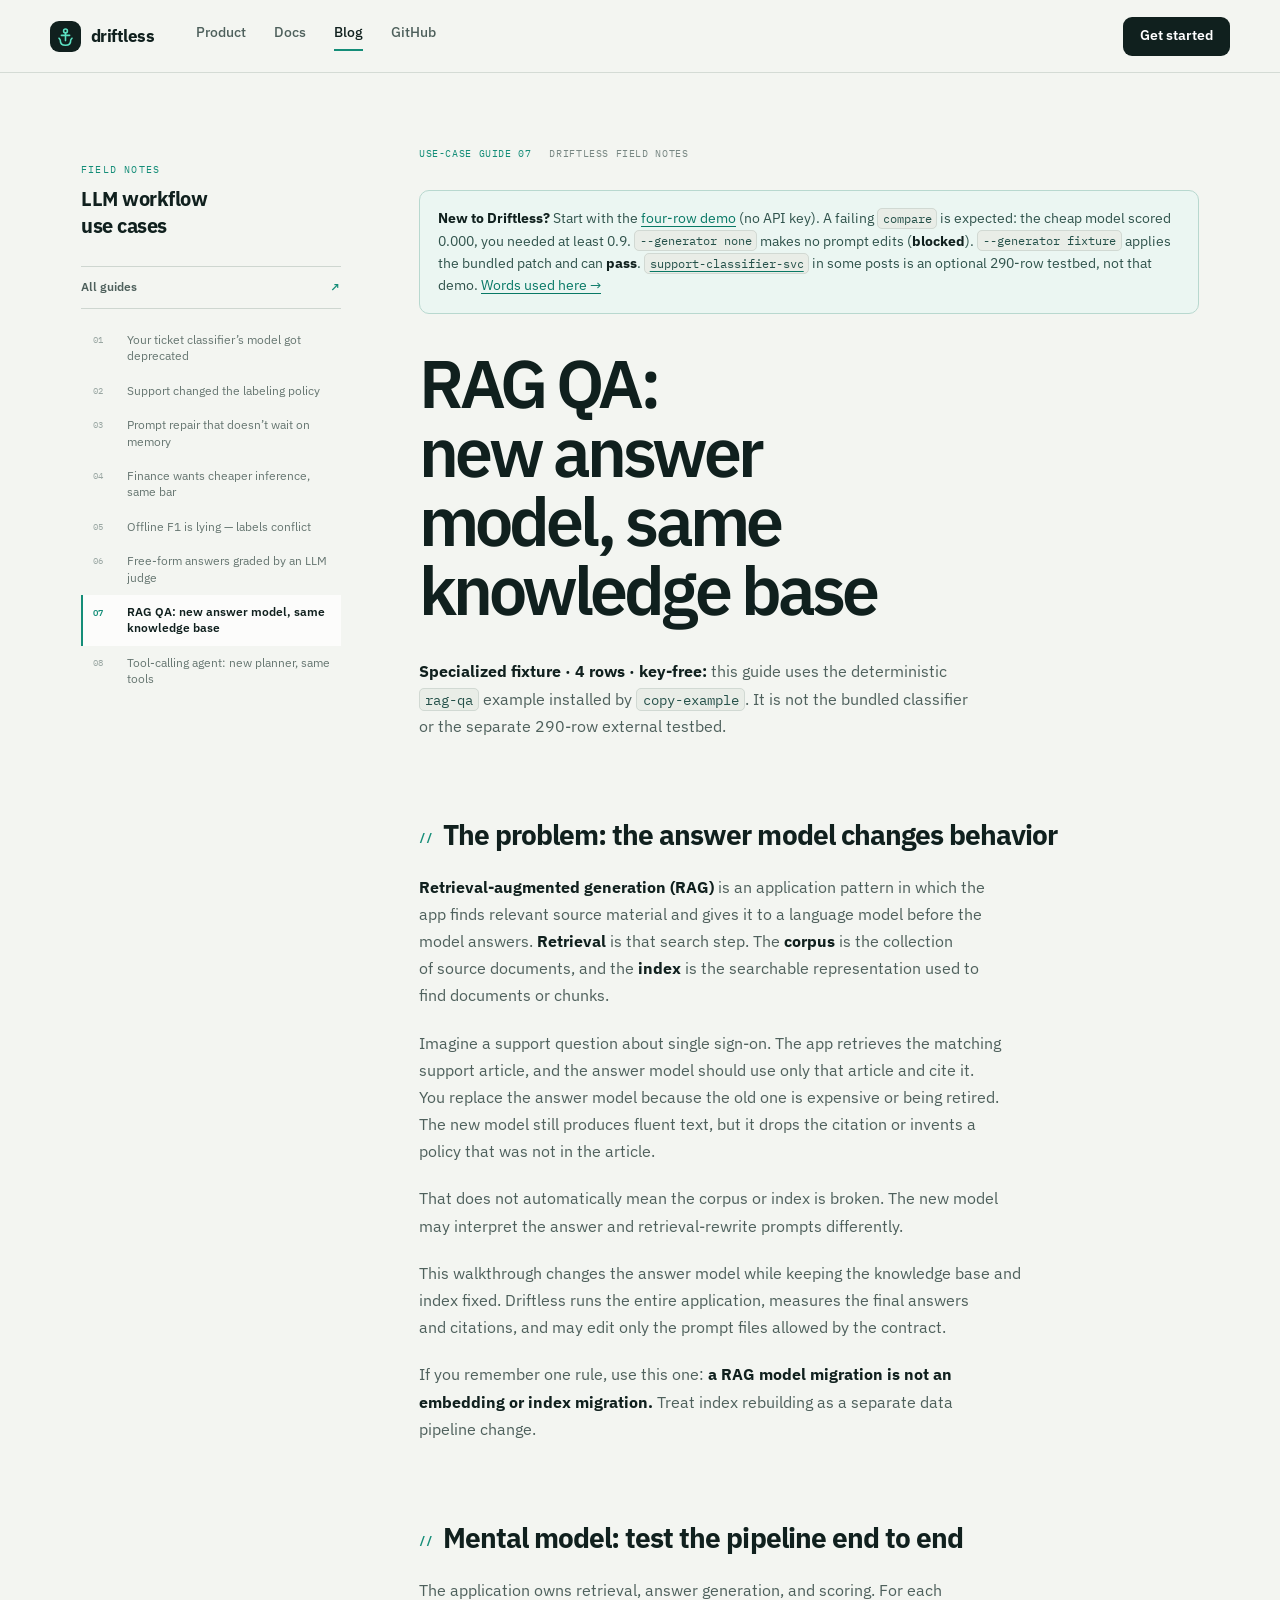
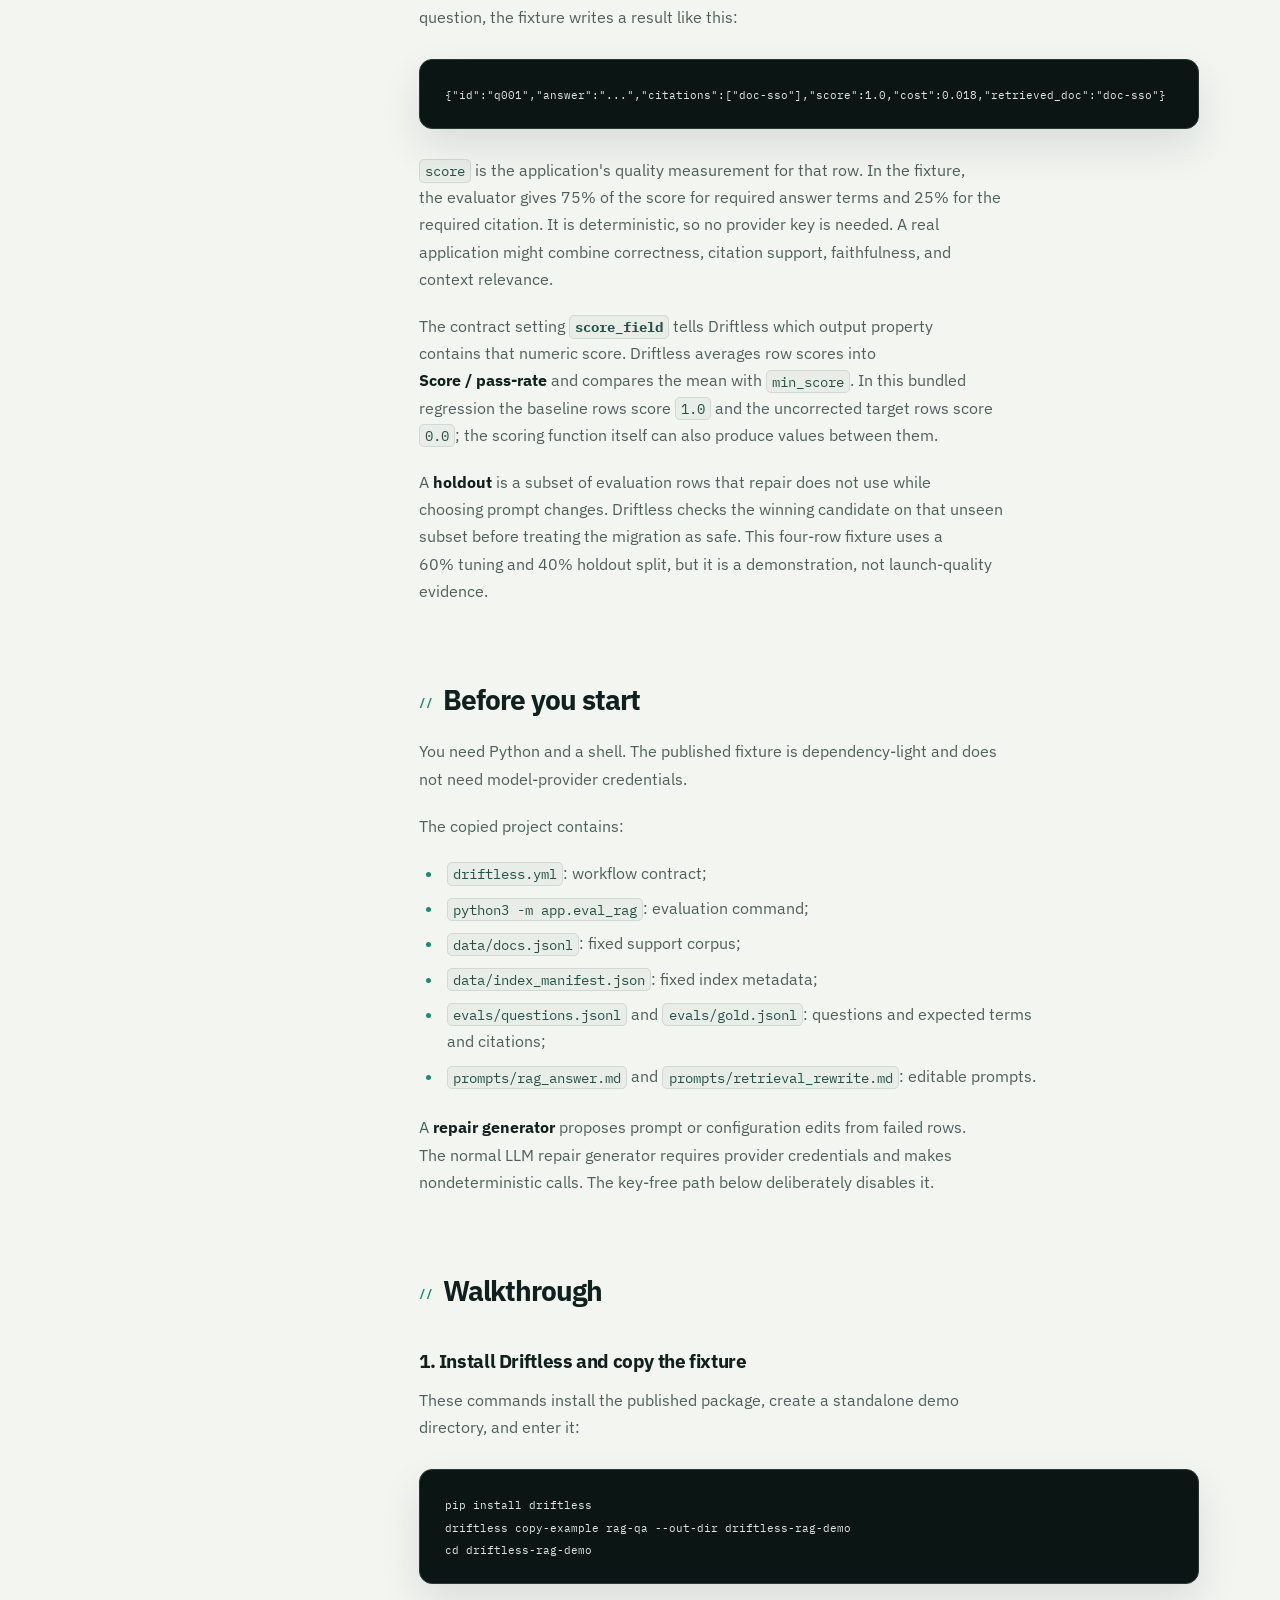
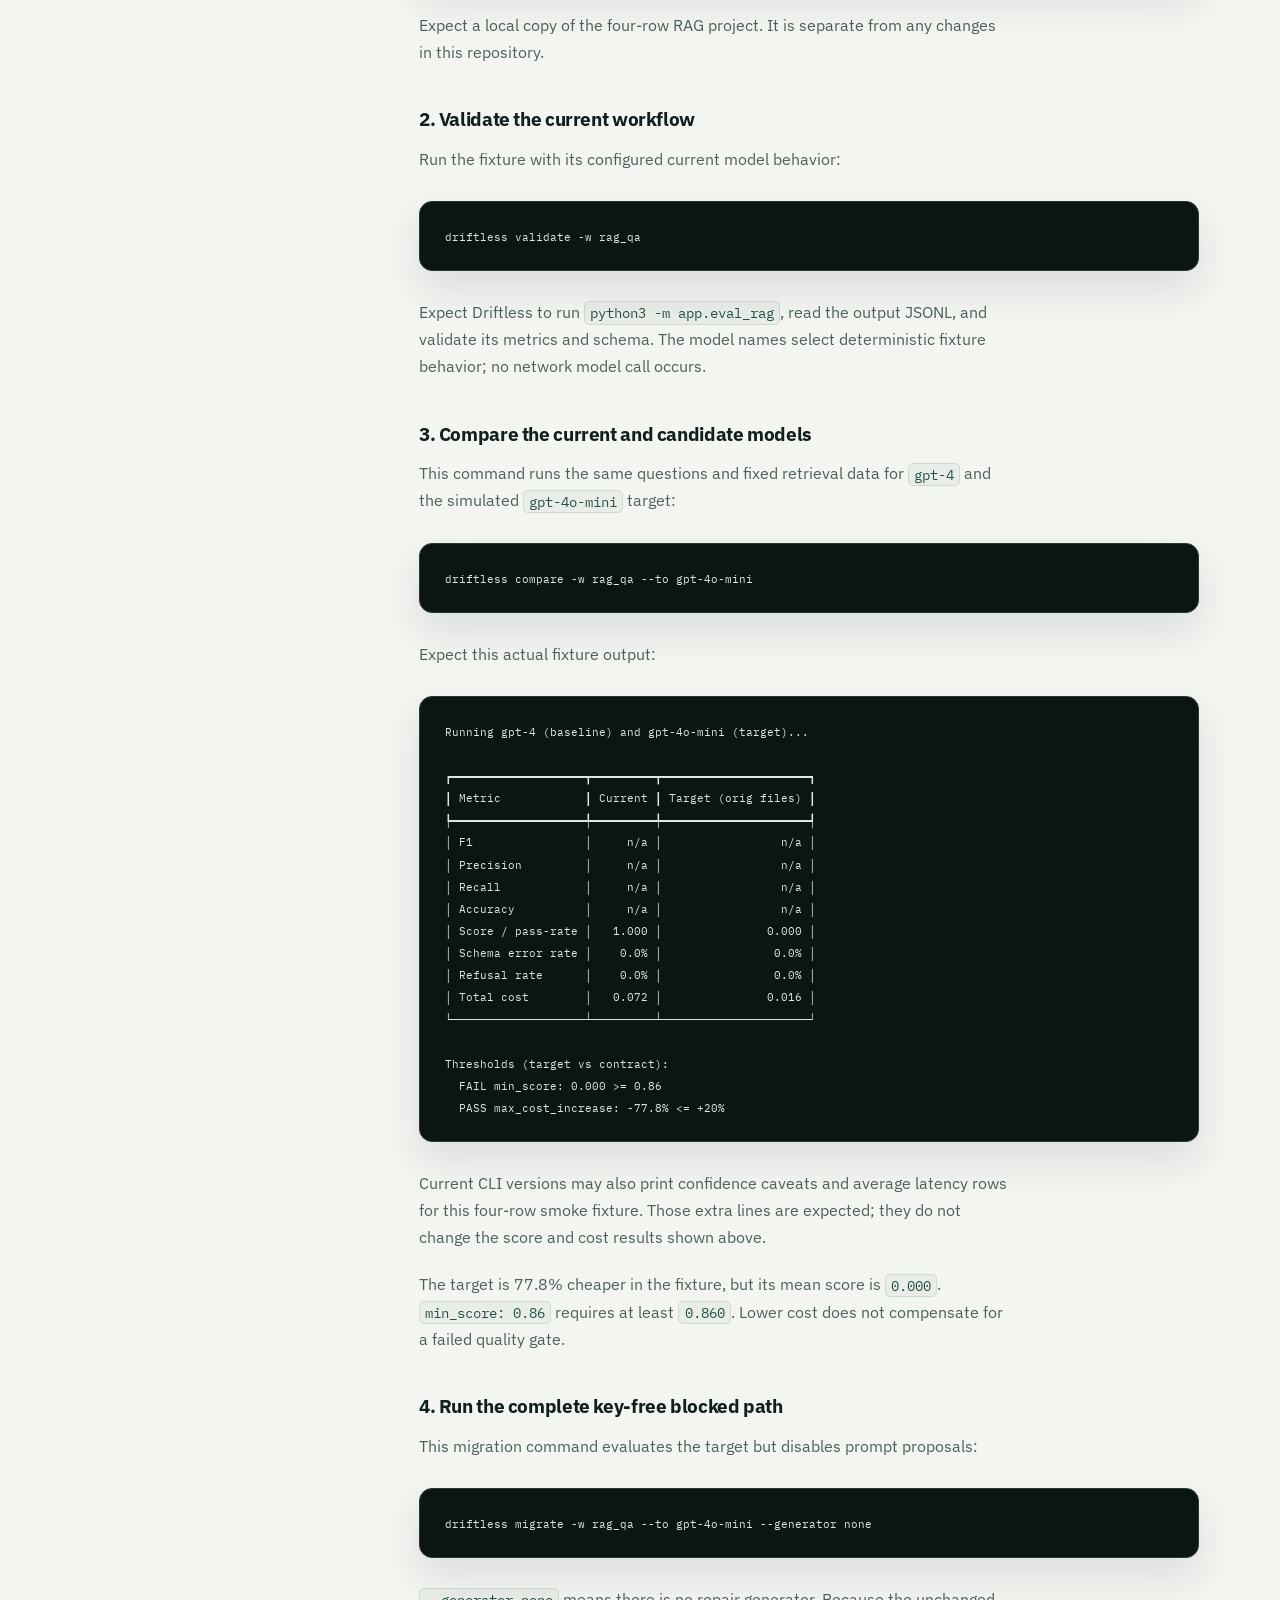
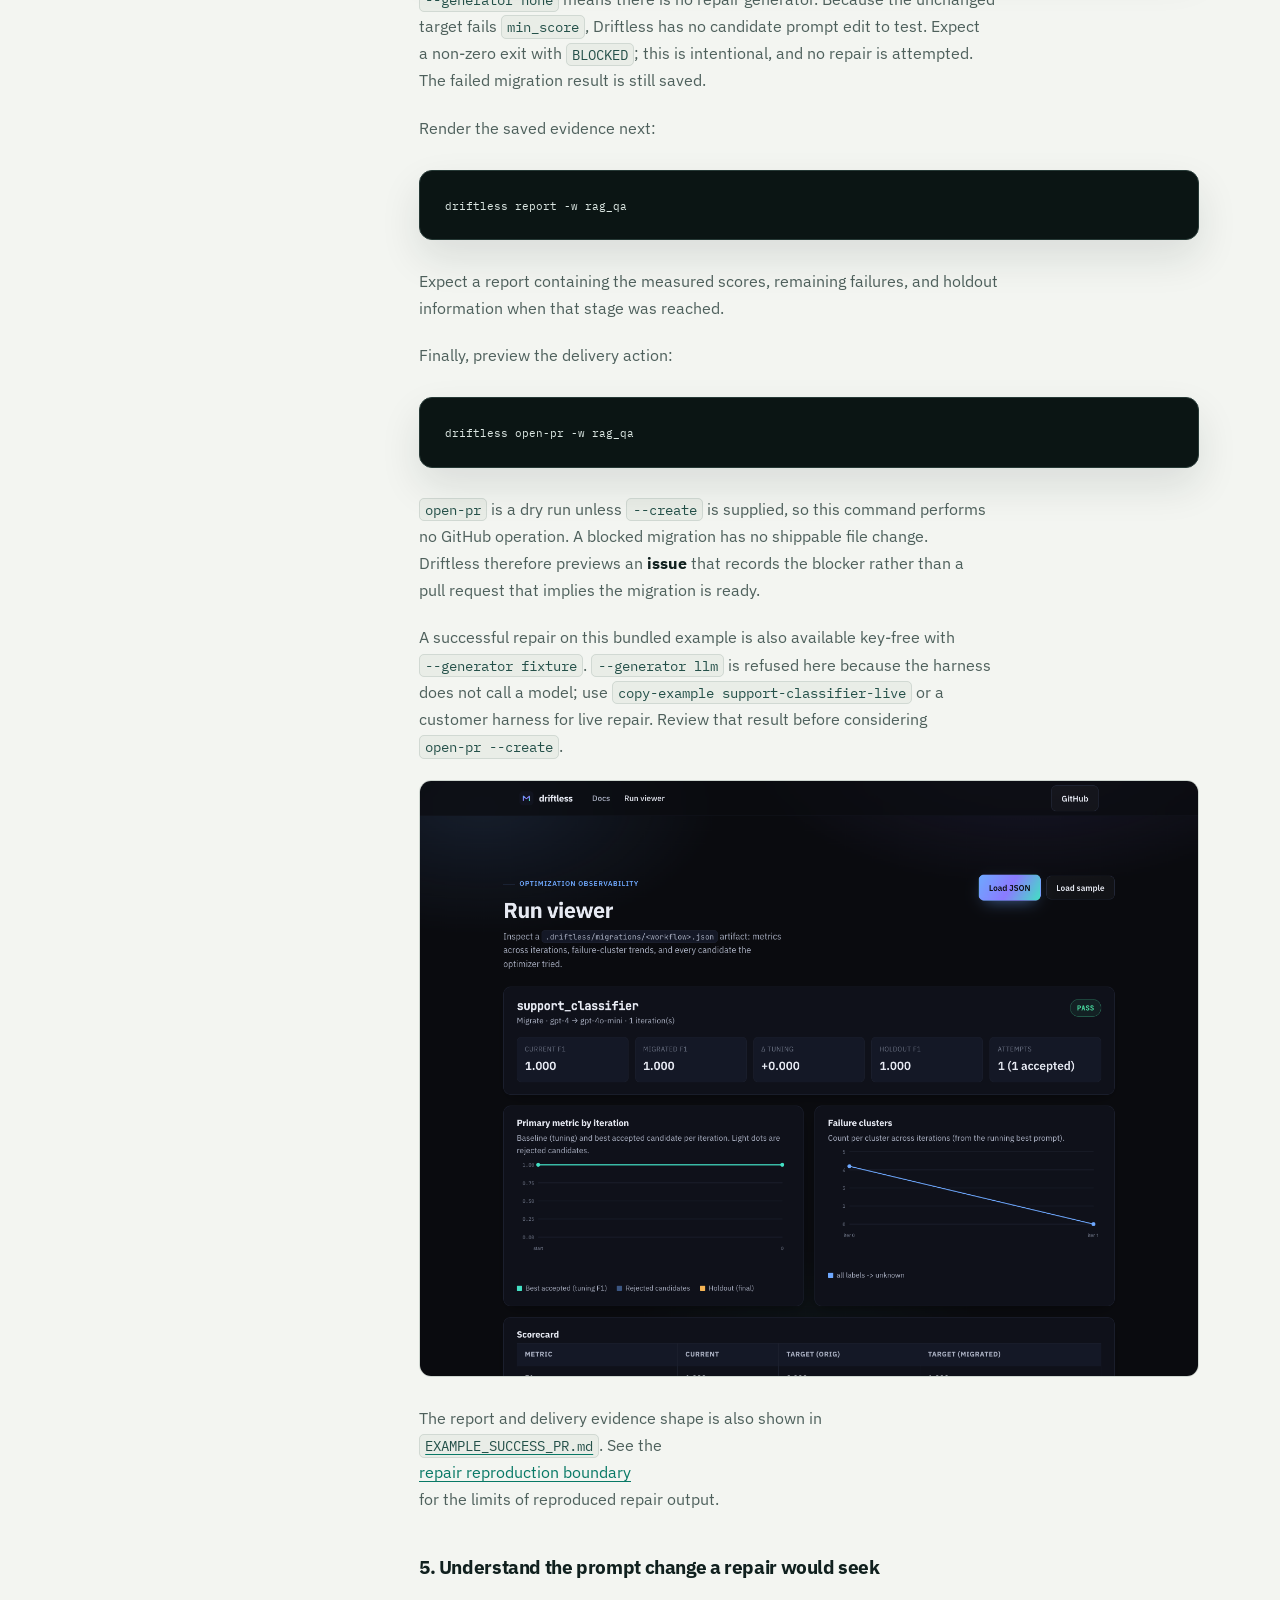
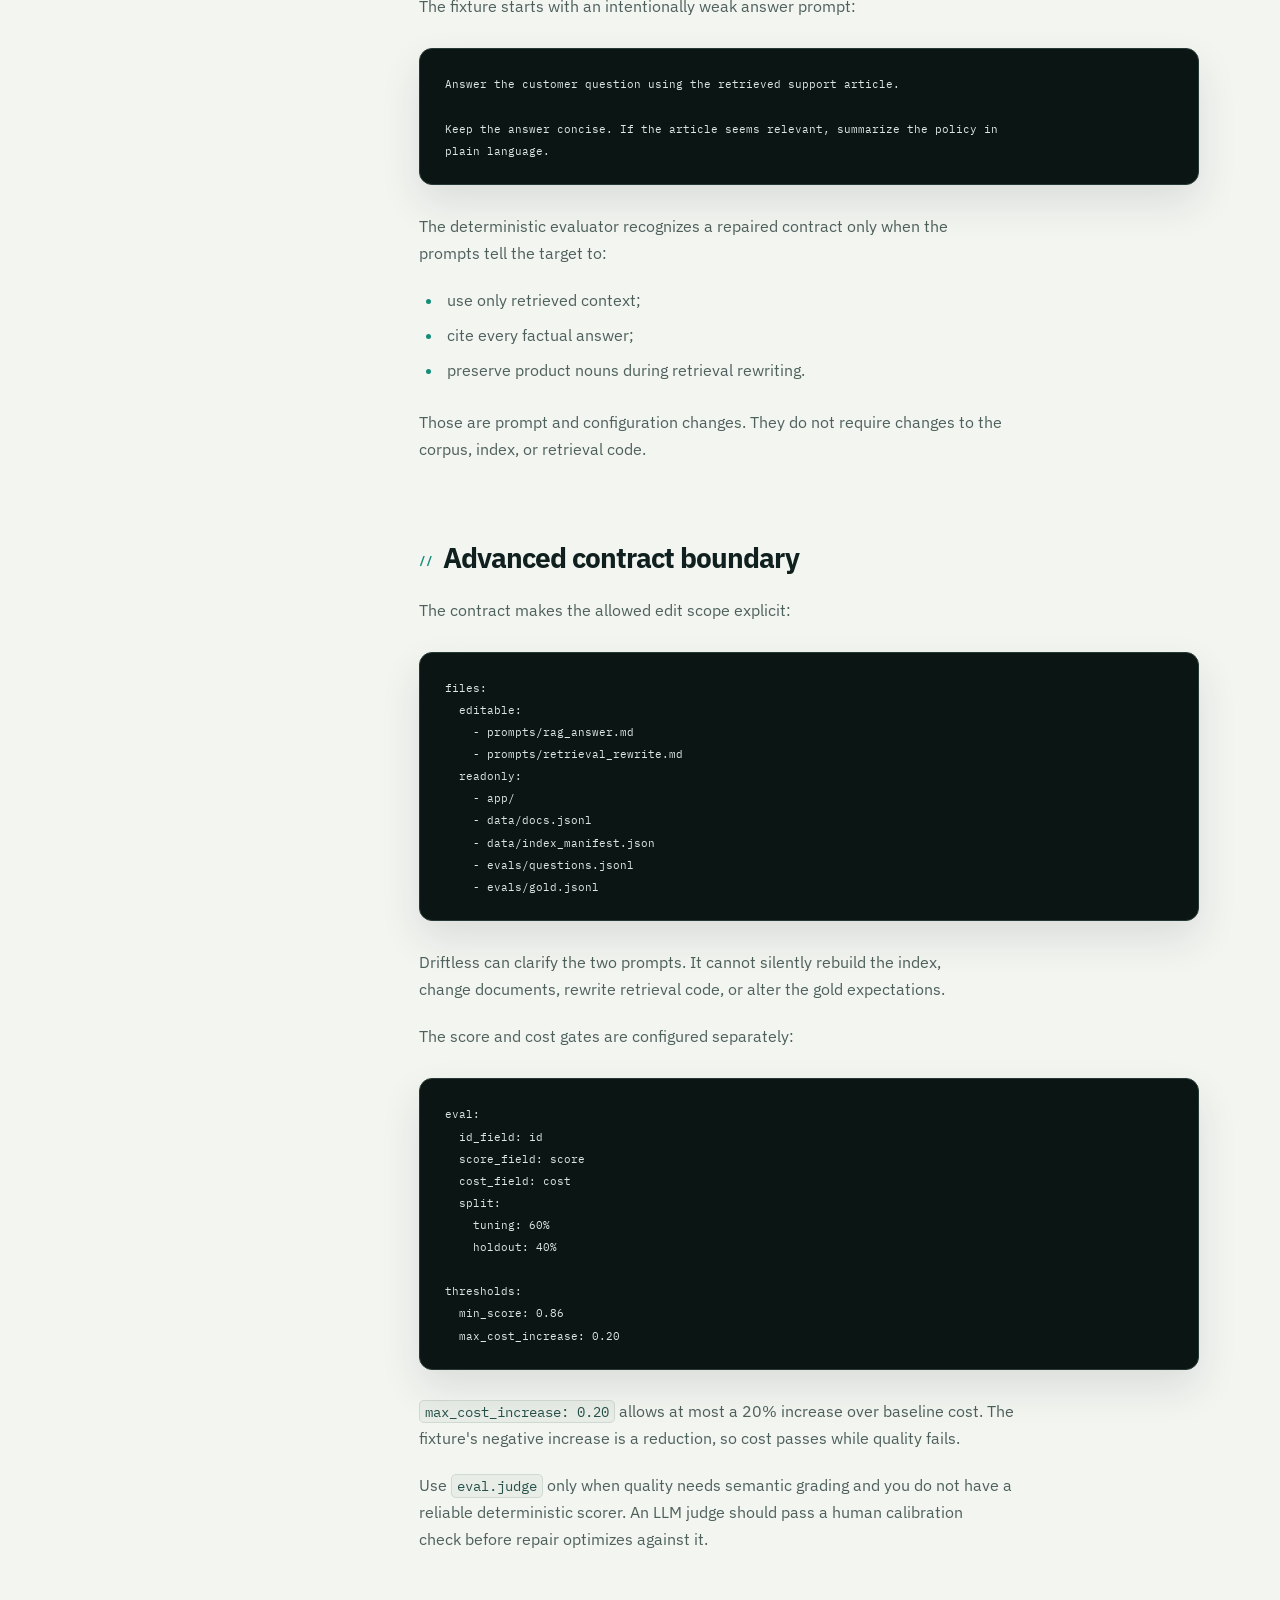
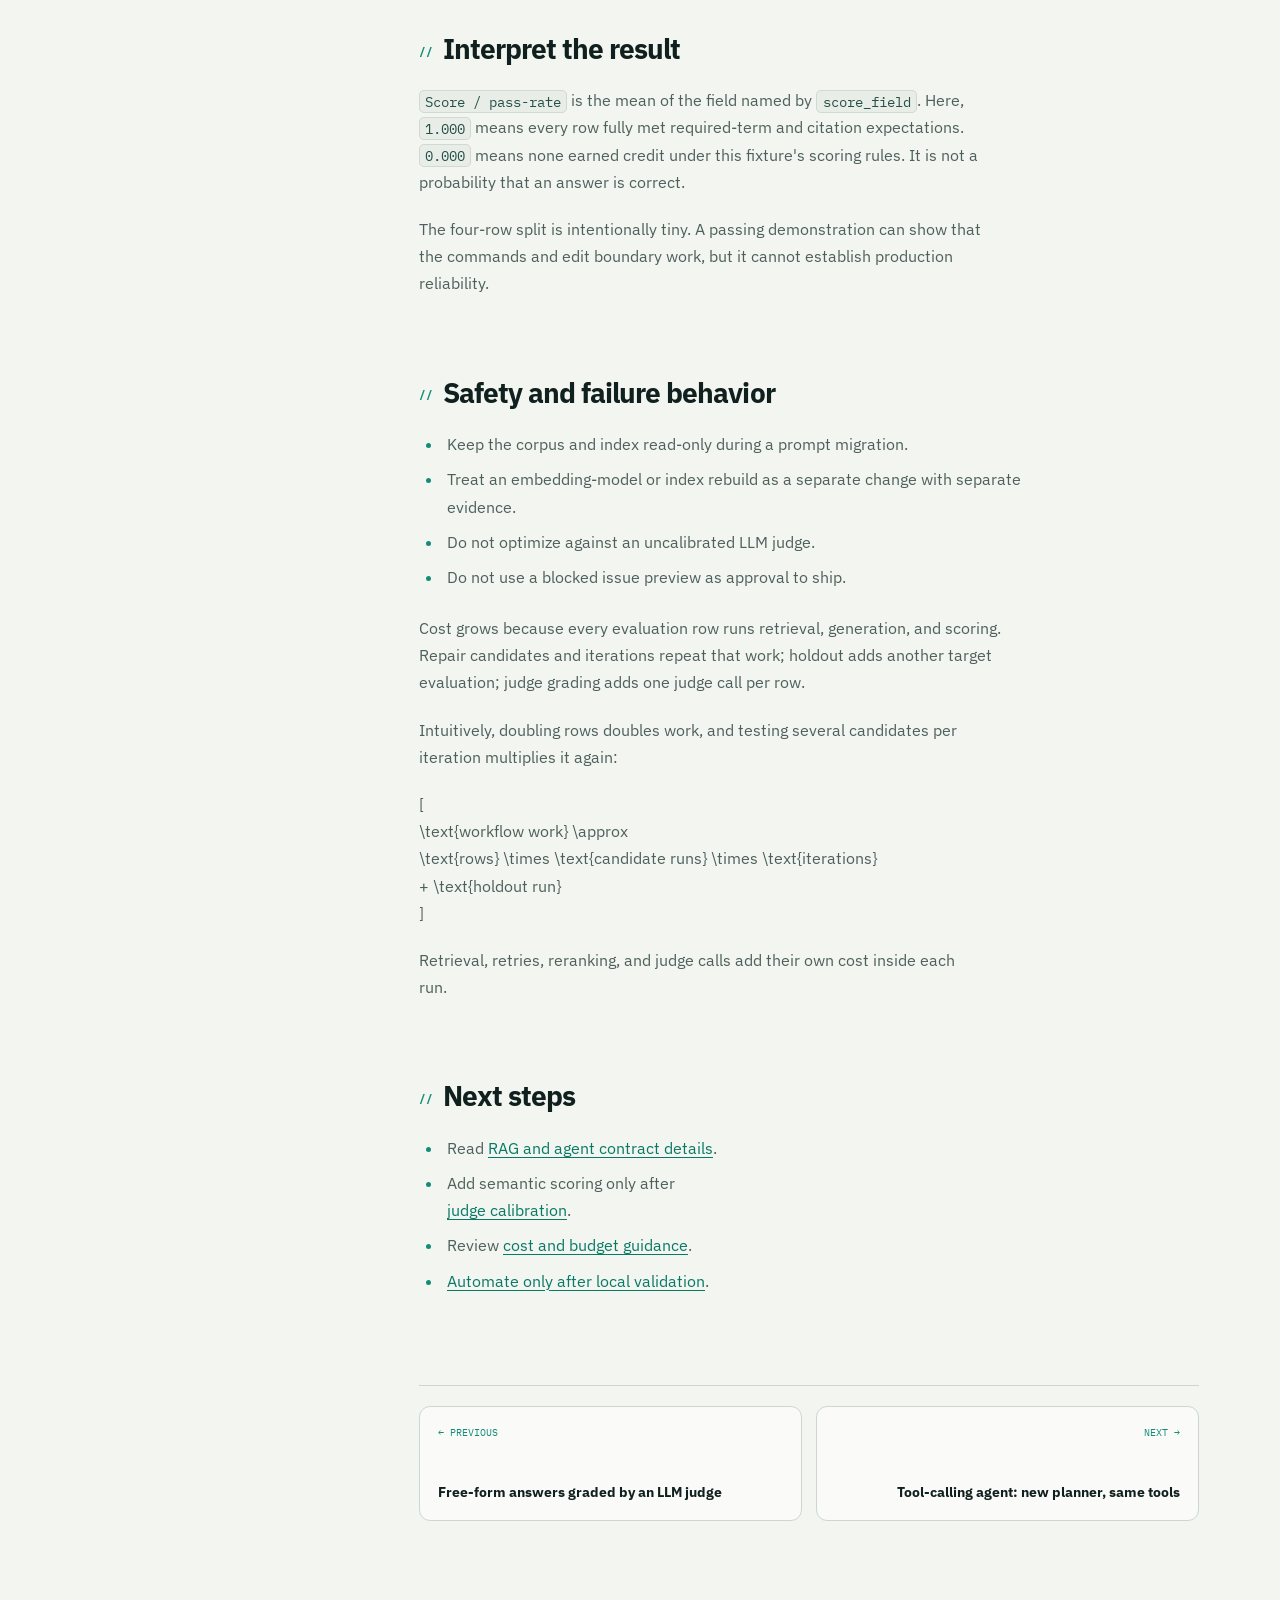
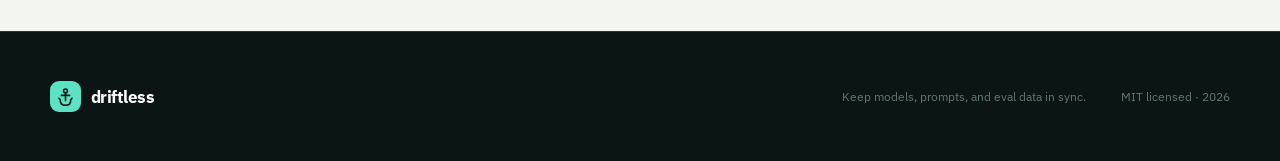
<file: site/blog/07-rag-prompts-drift-too.html>
<!DOCTYPE html>
<html lang="en">
<head>
<meta charset="UTF-8" />
<meta name="viewport" content="width=device-width, initial-scale=1.0" />
<title>RAG QA: new answer model, same knowledge base — Driftless blog</title>
<meta name="description" content="Practical guidance for keeping LLM models, prompts, and eval data in sync." />
<link rel="preconnect" href="https://fonts.googleapis.com" />
<link rel="preconnect" href="https://fonts.gstatic.com" crossorigin />
<link href="https://fonts.googleapis.com/css2?family=IBM+Plex+Mono:wght@400;500&family=IBM+Plex+Sans:wght@400;500;600;700&display=swap" rel="stylesheet" />
<link rel="stylesheet" href="blog.css" />
<link rel="icon" href="../assets/logo.svg" type="image/svg+xml" />
</head>
<body class="blog blog-article">
<a class="skip-link" href="#main-content">Skip to content</a>
<header class="site-header">
  <div class="nav-shell">
    <a class="wordmark" href="../index.html" aria-label="Driftless home">
      <span class="wordmark-icon" aria-hidden="true">
        <svg viewBox="0 0 32 32" fill="none">
          <circle cx="16" cy="8.2" r="2.65" stroke="currentColor" stroke-width="2.2"/>
          <path d="M16 10.9v10.8" stroke="currentColor" stroke-width="2.2" stroke-linecap="round"/>
          <path d="M10.2 14.4h11.6" stroke="currentColor" stroke-width="2.2" stroke-linecap="round"/>
          <path d="M7 18.4l1.7 2.3c0 4.8 3.2 7.5 7.3 7.5s7.3-2.7 7.3-7.5l1.7-2.3" stroke="currentColor" stroke-width="2.2" stroke-linecap="round" stroke-linejoin="round"/>
        </svg>
      </span>
      <span>driftless</span>
    </a>
    <nav class="top-links" aria-label="Primary navigation">
      <a href="../index.html">Product</a>
      <a href="../docs.html">Docs</a>
      <a href="index.html" class="active">Blog</a>
      <a href="https://github.com/driftless-dev/driftless">GitHub</a>
    </nav>
    <a class="nav-cta" href="../index.html#quickstart">Get started</a>
  </div>
</header>
<div class="blog-shell">
  <aside class="series-nav">
    <div class="series-heading">
      <span>Field notes</span>
      <strong>LLM workflow<br />use cases</strong>
    </div>
    <a class="series-index" href="index.html">All guides <span>↗</span></a>
    <nav aria-label="Blog series">
      <a href="01-model-swap-is-not-a-migration.html"><span>01</span>Your ticket classifier’s model got deprecated</a>
      <a href="02-when-labels-move-refine-not-remodel.html"><span>02</span>Support changed the labeling policy</a>
      <a href="03-dependabot-for-prompts-in-ci.html"><span>03</span>Prompt repair that doesn’t wait on memory</a>
      <a href="04-cheaper-model-same-quality-bar.html"><span>04</span>Finance wants cheaper inference, same bar</a>
      <a href="05-audit-labels-before-you-trust-f1.html"><span>05</span>Offline F1 is lying — labels conflict</a>
      <a href="06-trust-your-llm-judge.html"><span>06</span>Free-form answers graded by an LLM judge</a>
      <a href="07-rag-prompts-drift-too.html" class="active"><span>07</span>RAG QA: new answer model, same knowledge base</a>
      <a href="08-agent-tool-selection-drift.html"><span>08</span>Tool-calling agent: new planner, same tools</a>
    </nav>
  </aside>
  <main class="blog-content" id="main-content">

      <div class="article-meta">
        <span>Use-case guide 07</span>
        <span>Driftless field notes</span>
      </div>

      <aside class="guide-start" aria-label="First-time reader guidance">
        <strong>New to Driftless?</strong>
        Start with the
        <a href="../index.html#quickstart">four-row demo</a>
        (no API key). A failing <code>compare</code> is expected: the cheap model
        scored 0.000, you needed at least 0.9.
        <code>--generator none</code> makes no prompt edits (<strong>blocked</strong>).
        <code>--generator fixture</code> applies the bundled patch and can
        <strong>pass</strong>.
        <a href="https://github.com/driftless-dev/support-classifier-svc"><code>support-classifier-svc</code></a>
        in some posts is an optional 290-row testbed, not that demo.
        <a href="../docs.html#words">Words used here →</a>
      </aside>
<h1 id="rag-qa-new-answer-model-same-knowledge-base">RAG QA: new answer model, same knowledge base</h1>
<p><strong>Specialized fixture · 4 rows · key-free:</strong> this guide uses the deterministic<br />
<code>rag-qa</code> example installed by <code>copy-example</code>. It is not the bundled classifier<br />
or the separate 290-row external testbed.</p>
<h2 id="the-problem-the-answer-model-changes-behavior">The problem: the answer model changes behavior</h2>
<p><strong>Retrieval-augmented generation (RAG)</strong> is an application pattern in which the<br />
app finds relevant source material and gives it to a language model before the<br />
model answers. <strong>Retrieval</strong> is that search step. The <strong>corpus</strong> is the collection<br />
of source documents, and the <strong>index</strong> is the searchable representation used to<br />
find documents or chunks.</p>
<p>Imagine a support question about single sign-on. The app retrieves the matching<br />
support article, and the answer model should use only that article and cite it.<br />
You replace the answer model because the old one is expensive or being retired.<br />
The new model still produces fluent text, but it drops the citation or invents a<br />
policy that was not in the article.</p>
<p>That does not automatically mean the corpus or index is broken. The new model<br />
may interpret the answer and retrieval-rewrite prompts differently.</p>
<p>This walkthrough changes the answer model while keeping the knowledge base and<br />
index fixed. Driftless runs the entire application, measures the final answers<br />
and citations, and may edit only the prompt files allowed by the contract.</p>
<p>If you remember one rule, use this one: <strong>a RAG model migration is not an<br />
embedding or index migration.</strong> Treat index rebuilding as a separate data<br />
pipeline change.</p>
<h2 id="mental-model-test-the-pipeline-end-to-end">Mental model: test the pipeline end to end</h2>
<p>The application owns retrieval, answer generation, and scoring. For each<br />
question, the fixture writes a result like this:</p>
<pre><code class="language-jsonl">{&quot;id&quot;:&quot;q001&quot;,&quot;answer&quot;:&quot;...&quot;,&quot;citations&quot;:[&quot;doc-sso&quot;],&quot;score&quot;:1.0,&quot;cost&quot;:0.018,&quot;retrieved_doc&quot;:&quot;doc-sso&quot;}
</code></pre>
<p><code>score</code> is the application's quality measurement for that row. In the fixture,<br />
the evaluator gives 75% of the score for required answer terms and 25% for the<br />
required citation. It is deterministic, so no provider key is needed. A real<br />
application might combine correctness, citation support, faithfulness, and<br />
context relevance.</p>
<p>The contract setting <strong><code>score_field</code></strong> tells Driftless which output property<br />
contains that numeric score. Driftless averages row scores into<br />
<strong>Score / pass-rate</strong> and compares the mean with <code>min_score</code>. In this bundled<br />
regression the baseline rows score <code>1.0</code> and the uncorrected target rows score<br />
<code>0.0</code>; the scoring function itself can also produce values between them.</p>
<p>A <strong>holdout</strong> is a subset of evaluation rows that repair does not use while<br />
choosing prompt changes. Driftless checks the winning candidate on that unseen<br />
subset before treating the migration as safe. This four-row fixture uses a<br />
60% tuning and 40% holdout split, but it is a demonstration, not launch-quality<br />
evidence.</p>
<h2 id="before-you-start">Before you start</h2>
<p>You need Python and a shell. The published fixture is dependency-light and does<br />
not need model-provider credentials.</p>
<p>The copied project contains:</p>
<ul>
<li><code>driftless.yml</code>: workflow contract;</li>
<li><code>python3 -m app.eval_rag</code>: evaluation command;</li>
<li><code>data/docs.jsonl</code>: fixed support corpus;</li>
<li><code>data/index_manifest.json</code>: fixed index metadata;</li>
<li><code>evals/questions.jsonl</code> and <code>evals/gold.jsonl</code>: questions and expected terms<br />
  and citations;</li>
<li><code>prompts/rag_answer.md</code> and <code>prompts/retrieval_rewrite.md</code>: editable prompts.</li>
</ul>
<p>A <strong>repair generator</strong> proposes prompt or configuration edits from failed rows.<br />
The normal LLM repair generator requires provider credentials and makes<br />
nondeterministic calls. The key-free path below deliberately disables it.</p>
<h2 id="walkthrough">Walkthrough</h2>
<h3 id="1-install-driftless-and-copy-the-fixture">1. Install Driftless and copy the fixture</h3>
<p>These commands install the published package, create a standalone demo<br />
directory, and enter it:</p>
<pre><code class="language-bash">pip install driftless
driftless copy-example rag-qa --out-dir driftless-rag-demo
cd driftless-rag-demo
</code></pre>
<p>Expect a local copy of the four-row RAG project. It is separate from any changes<br />
in this repository.</p>
<h3 id="2-validate-the-current-workflow">2. Validate the current workflow</h3>
<p>Run the fixture with its configured current model behavior:</p>
<pre><code class="language-bash">driftless validate -w rag_qa
</code></pre>
<p>Expect Driftless to run <code>python3 -m app.eval_rag</code>, read the output JSONL, and<br />
validate its metrics and schema. The model names select deterministic fixture<br />
behavior; no network model call occurs.</p>
<h3 id="3-compare-the-current-and-candidate-models">3. Compare the current and candidate models</h3>
<p>This command runs the same questions and fixed retrieval data for <code>gpt-4</code> and<br />
the simulated <code>gpt-4o-mini</code> target:</p>
<pre><code class="language-bash">driftless compare -w rag_qa --to gpt-4o-mini
</code></pre>
<p>Expect this actual fixture output:</p>
<pre><code class="language-text">Running gpt-4 (baseline) and gpt-4o-mini (target)...

┏━━━━━━━━━━━━━━━━━━━┳━━━━━━━━━┳━━━━━━━━━━━━━━━━━━━━━┓
┃ Metric            ┃ Current ┃ Target (orig files) ┃
┡━━━━━━━━━━━━━━━━━━━╇━━━━━━━━━╇━━━━━━━━━━━━━━━━━━━━━┩
│ F1                │     n/a │                 n/a │
│ Precision         │     n/a │                 n/a │
│ Recall            │     n/a │                 n/a │
│ Accuracy          │     n/a │                 n/a │
│ Score / pass-rate │   1.000 │               0.000 │
│ Schema error rate │    0.0% │                0.0% │
│ Refusal rate      │    0.0% │                0.0% │
│ Total cost        │   0.072 │               0.016 │
└───────────────────┴─────────┴─────────────────────┘

Thresholds (target vs contract):
  FAIL min_score: 0.000 &gt;= 0.86
  PASS max_cost_increase: -77.8% &lt;= +20%
</code></pre>
<p>Current CLI versions may also print confidence caveats and average latency rows<br />
for this four-row smoke fixture. Those extra lines are expected; they do not<br />
change the score and cost results shown above.</p>
<p>The target is 77.8% cheaper in the fixture, but its mean score is <code>0.000</code>.<br />
<code>min_score: 0.86</code> requires at least <code>0.860</code>. Lower cost does not compensate for<br />
a failed quality gate.</p>
<h3 id="4-run-the-complete-key-free-blocked-path">4. Run the complete key-free blocked path</h3>
<p>This migration command evaluates the target but disables prompt proposals:</p>
<pre><code class="language-bash">driftless migrate -w rag_qa --to gpt-4o-mini --generator none
</code></pre>
<p><code>--generator none</code> means there is no repair generator. Because the unchanged<br />
target fails <code>min_score</code>, Driftless has no candidate prompt edit to test. Expect<br />
a non-zero exit with <code>BLOCKED</code>; this is intentional, and no repair is attempted.<br />
The failed migration result is still saved.</p>
<p>Render the saved evidence next:</p>
<pre><code class="language-bash">driftless report -w rag_qa
</code></pre>
<p>Expect a report containing the measured scores, remaining failures, and holdout<br />
information when that stage was reached.</p>
<p>Finally, preview the delivery action:</p>
<pre><code class="language-bash">driftless open-pr -w rag_qa
</code></pre>
<p><code>open-pr</code> is a dry run unless <code>--create</code> is supplied, so this command performs<br />
no GitHub operation. A blocked migration has no shippable file change.<br />
Driftless therefore previews an <strong>issue</strong> that records the blocker rather than a<br />
pull request that implies the migration is ready.</p>
<p>A successful repair on this bundled example is also available key-free with<br />
<code>--generator fixture</code>. <code>--generator llm</code> is refused here because the harness<br />
does not call a model; use <code>copy-example support-classifier-live</code> or a<br />
customer harness for live repair. Review that result before considering<br />
<code>open-pr --create</code>.</p>
<p><img alt="Browser capture of the Driftless run viewer" src="../visuals/run-viewer.png" /></p>
<p>The report and delivery evidence shape is also shown in<br />
<a href="https://github.com/driftless-dev/driftless/blob/main/docs/EXAMPLE_SUCCESS_PR.md"><code>EXAMPLE_SUCCESS_PR.md</code></a>. See the<br />
<a href="01-model-swap-is-not-a-migration.html#repair-reproduction-boundary">repair reproduction boundary</a><br />
for the limits of reproduced repair output.</p>
<h3 id="5-understand-the-prompt-change-a-repair-would-seek">5. Understand the prompt change a repair would seek</h3>
<p>The fixture starts with an intentionally weak answer prompt:</p>
<pre><code class="language-markdown">Answer the customer question using the retrieved support article.

Keep the answer concise. If the article seems relevant, summarize the policy in
plain language.
</code></pre>
<p>The deterministic evaluator recognizes a repaired contract only when the<br />
prompts tell the target to:</p>
<ul>
<li>use only retrieved context;</li>
<li>cite every factual answer;</li>
<li>preserve product nouns during retrieval rewriting.</li>
</ul>
<p>Those are prompt and configuration changes. They do not require changes to the<br />
corpus, index, or retrieval code.</p>
<h2 id="advanced-contract-boundary">Advanced contract boundary</h2>
<p>The contract makes the allowed edit scope explicit:</p>
<pre><code class="language-yaml">files:
  editable:
    - prompts/rag_answer.md
    - prompts/retrieval_rewrite.md
  readonly:
    - app/
    - data/docs.jsonl
    - data/index_manifest.json
    - evals/questions.jsonl
    - evals/gold.jsonl
</code></pre>
<p>Driftless can clarify the two prompts. It cannot silently rebuild the index,<br />
change documents, rewrite retrieval code, or alter the gold expectations.</p>
<p>The score and cost gates are configured separately:</p>
<pre><code class="language-yaml">eval:
  id_field: id
  score_field: score
  cost_field: cost
  split:
    tuning: 60%
    holdout: 40%

thresholds:
  min_score: 0.86
  max_cost_increase: 0.20
</code></pre>
<p><code>max_cost_increase: 0.20</code> allows at most a 20% increase over baseline cost. The<br />
fixture's negative increase is a reduction, so cost passes while quality fails.</p>
<p>Use <code>eval.judge</code> only when quality needs semantic grading and you do not have a<br />
reliable deterministic scorer. An LLM judge should pass a human calibration<br />
check before repair optimizes against it.</p>
<h2 id="interpret-the-result">Interpret the result</h2>
<p><code>Score / pass-rate</code> is the mean of the field named by <code>score_field</code>. Here,<br />
<code>1.000</code> means every row fully met required-term and citation expectations.<br />
<code>0.000</code> means none earned credit under this fixture's scoring rules. It is not a<br />
probability that an answer is correct.</p>
<p>The four-row split is intentionally tiny. A passing demonstration can show that<br />
the commands and edit boundary work, but it cannot establish production<br />
reliability.</p>
<h2 id="safety-and-failure-behavior">Safety and failure behavior</h2>
<ul>
<li>Keep the corpus and index read-only during a prompt migration.</li>
<li>Treat an embedding-model or index rebuild as a separate change with separate<br />
  evidence.</li>
<li>Do not optimize against an uncalibrated LLM judge.</li>
<li>Do not use a blocked issue preview as approval to ship.</li>
</ul>
<p>Cost grows because every evaluation row runs retrieval, generation, and scoring.<br />
Repair candidates and iterations repeat that work; holdout adds another target<br />
evaluation; judge grading adds one judge call per row.</p>
<p>Intuitively, doubling rows doubles work, and testing several candidates per<br />
iteration multiplies it again:</p>
<p>[<br />
\text{workflow work} \approx<br />
\text{rows} \times \text{candidate runs} \times \text{iterations}<br />
+ \text{holdout run}<br />
]</p>
<p>Retrieval, retries, reranking, and judge calls add their own cost inside each<br />
run.</p>
<h2 id="next-steps">Next steps</h2>
<ul>
<li>Read <a href="https://github.com/driftless-dev/driftless/blob/main/docs/rag-and-agents.md">RAG and agent contract details</a>.</li>
<li>Add semantic scoring only after<br />
<a href="06-trust-your-llm-judge.html">judge calibration</a>.</li>
<li>Review <a href="https://github.com/driftless-dev/driftless/blob/main/docs/COST_AND_BUDGETS.md">cost and budget guidance</a>.</li>
<li><a href="03-dependabot-for-prompts-in-ci.html">Automate only after local validation</a>.</li>
</ul>
<nav class="post-nav" aria-label="Adjacent posts"><a class="previous" href="06-trust-your-llm-judge.html"><span>← Previous</span><strong>Free-form answers graded by an LLM judge</strong></a><a class="next" href="08-agent-tool-selection-drift.html"><span>Next →</span><strong>Tool-calling agent: new planner, same tools</strong></a></nav>
  </main>
</div>
<footer class="blog-footer">
  <a class="wordmark" href="../index.html">
    <span class="wordmark-icon" aria-hidden="true">
      <svg viewBox="0 0 32 32" fill="none"><circle cx="16" cy="8.2" r="2.65" stroke="currentColor" stroke-width="2.2"/><path d="M16 10.9v10.8" stroke="currentColor" stroke-width="2.2" stroke-linecap="round"/><path d="M10.2 14.4h11.6" stroke="currentColor" stroke-width="2.2" stroke-linecap="round"/><path d="M7 18.4l1.7 2.3c0 4.8 3.2 7.5 7.3 7.5s7.3-2.7 7.3-7.5l1.7-2.3" stroke="currentColor" stroke-width="2.2" stroke-linecap="round" stroke-linejoin="round"/></svg>
    </span>
    <span>driftless</span>
  </a>
  <span>Keep models, prompts, and eval data in sync.</span>
  <span>MIT licensed · 2026</span>
</footer>
</body>
</html>
</file>
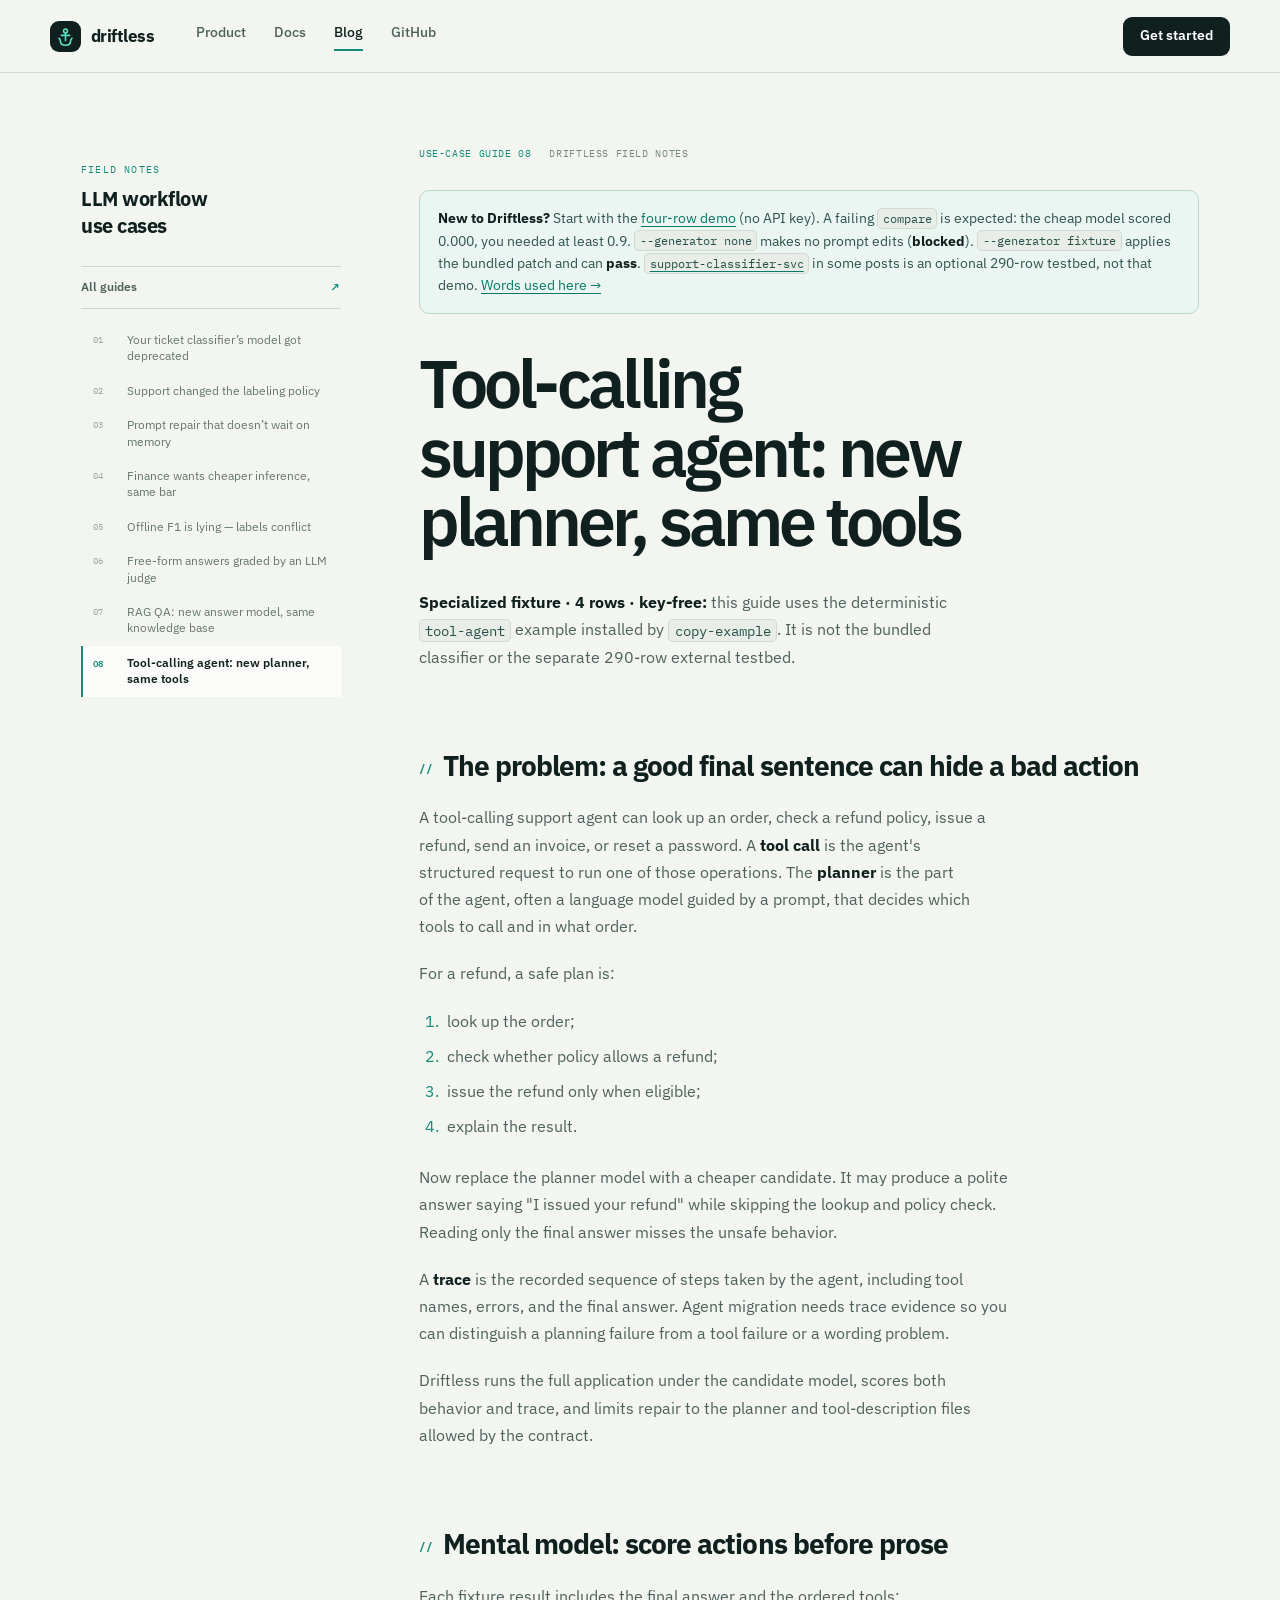
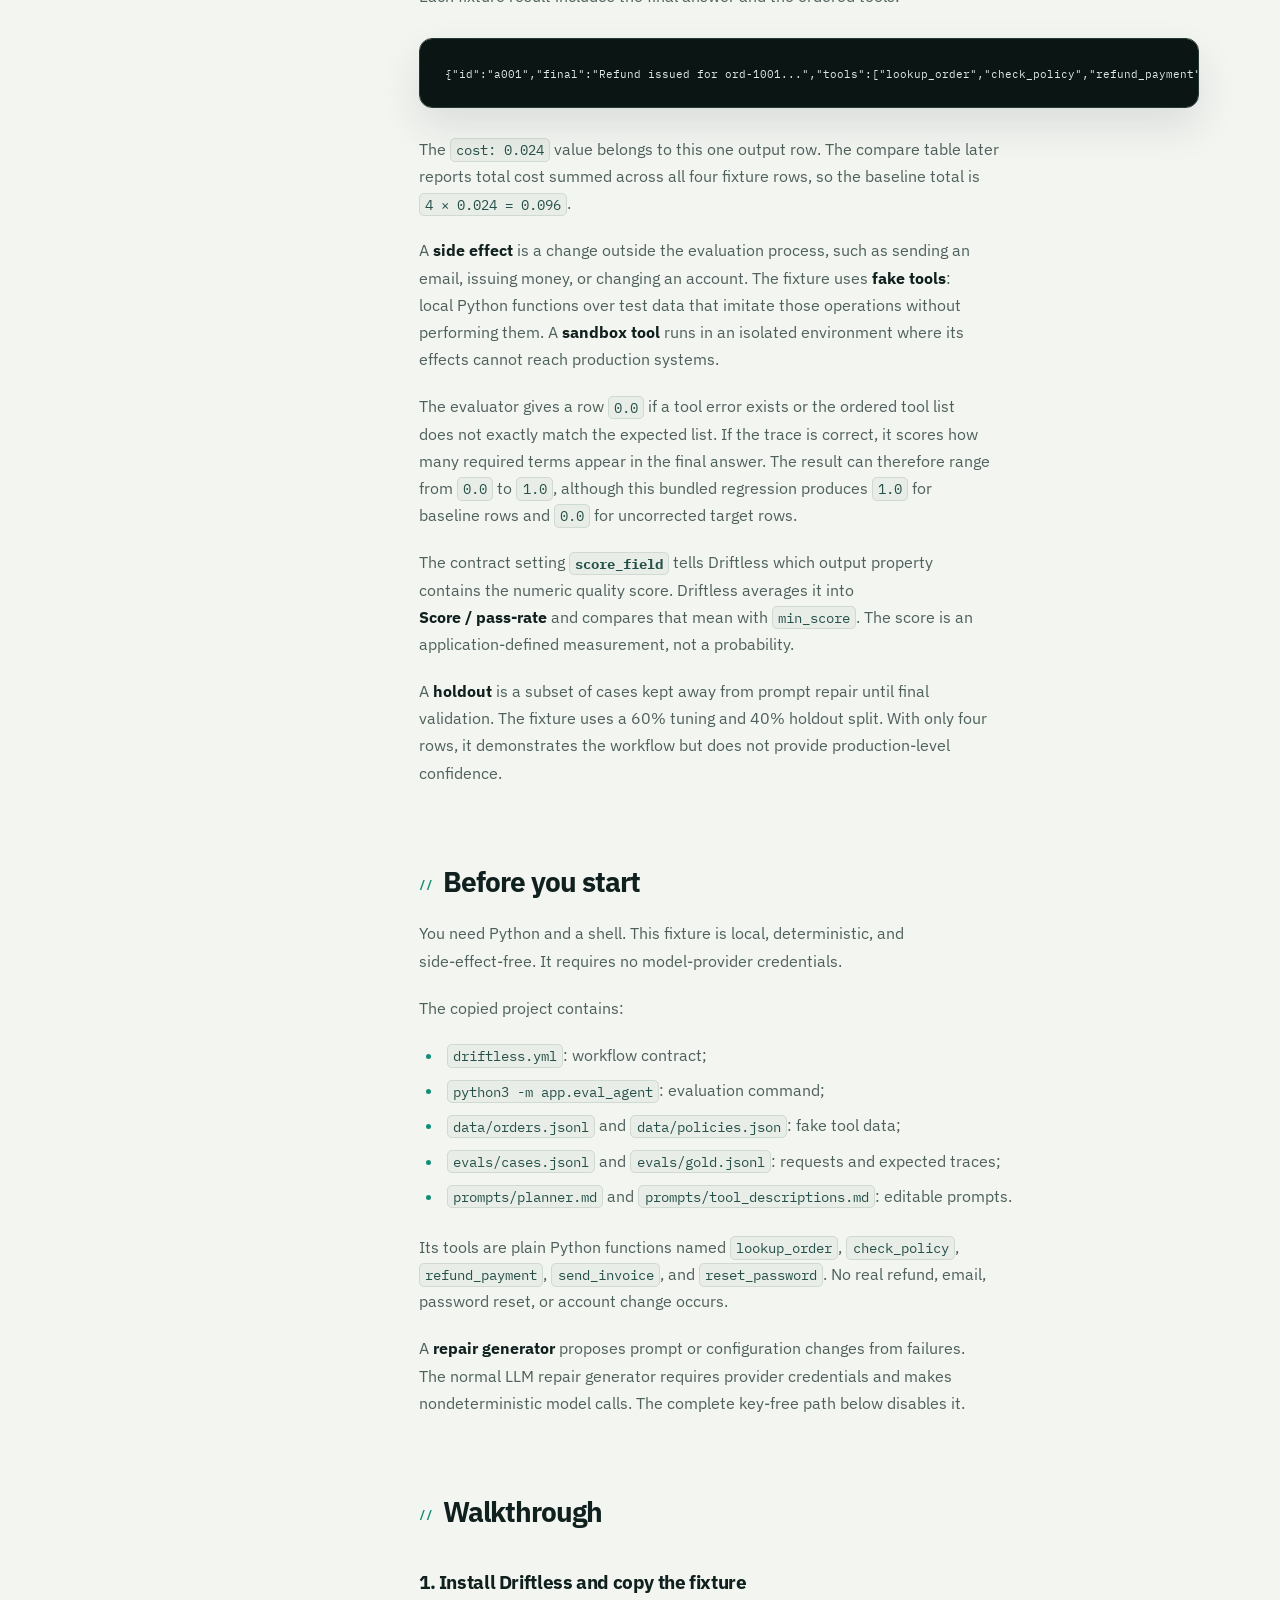
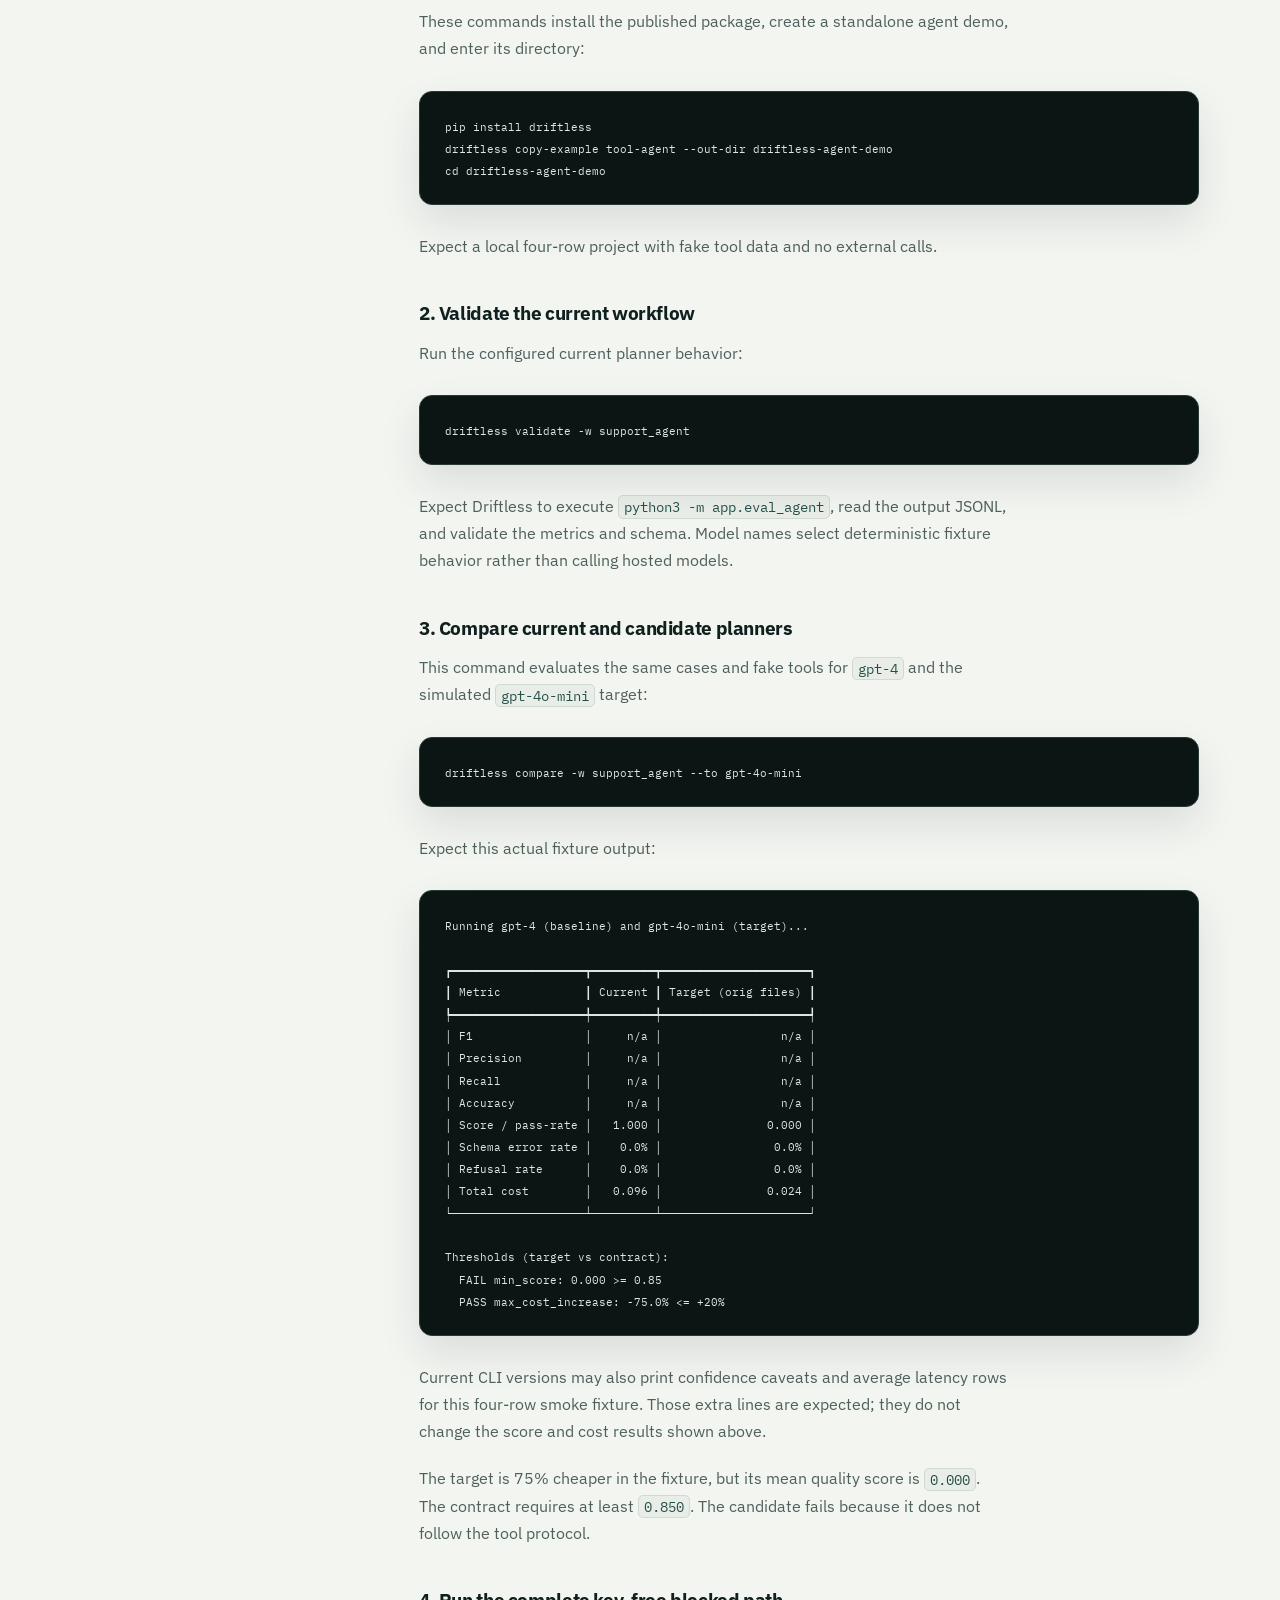
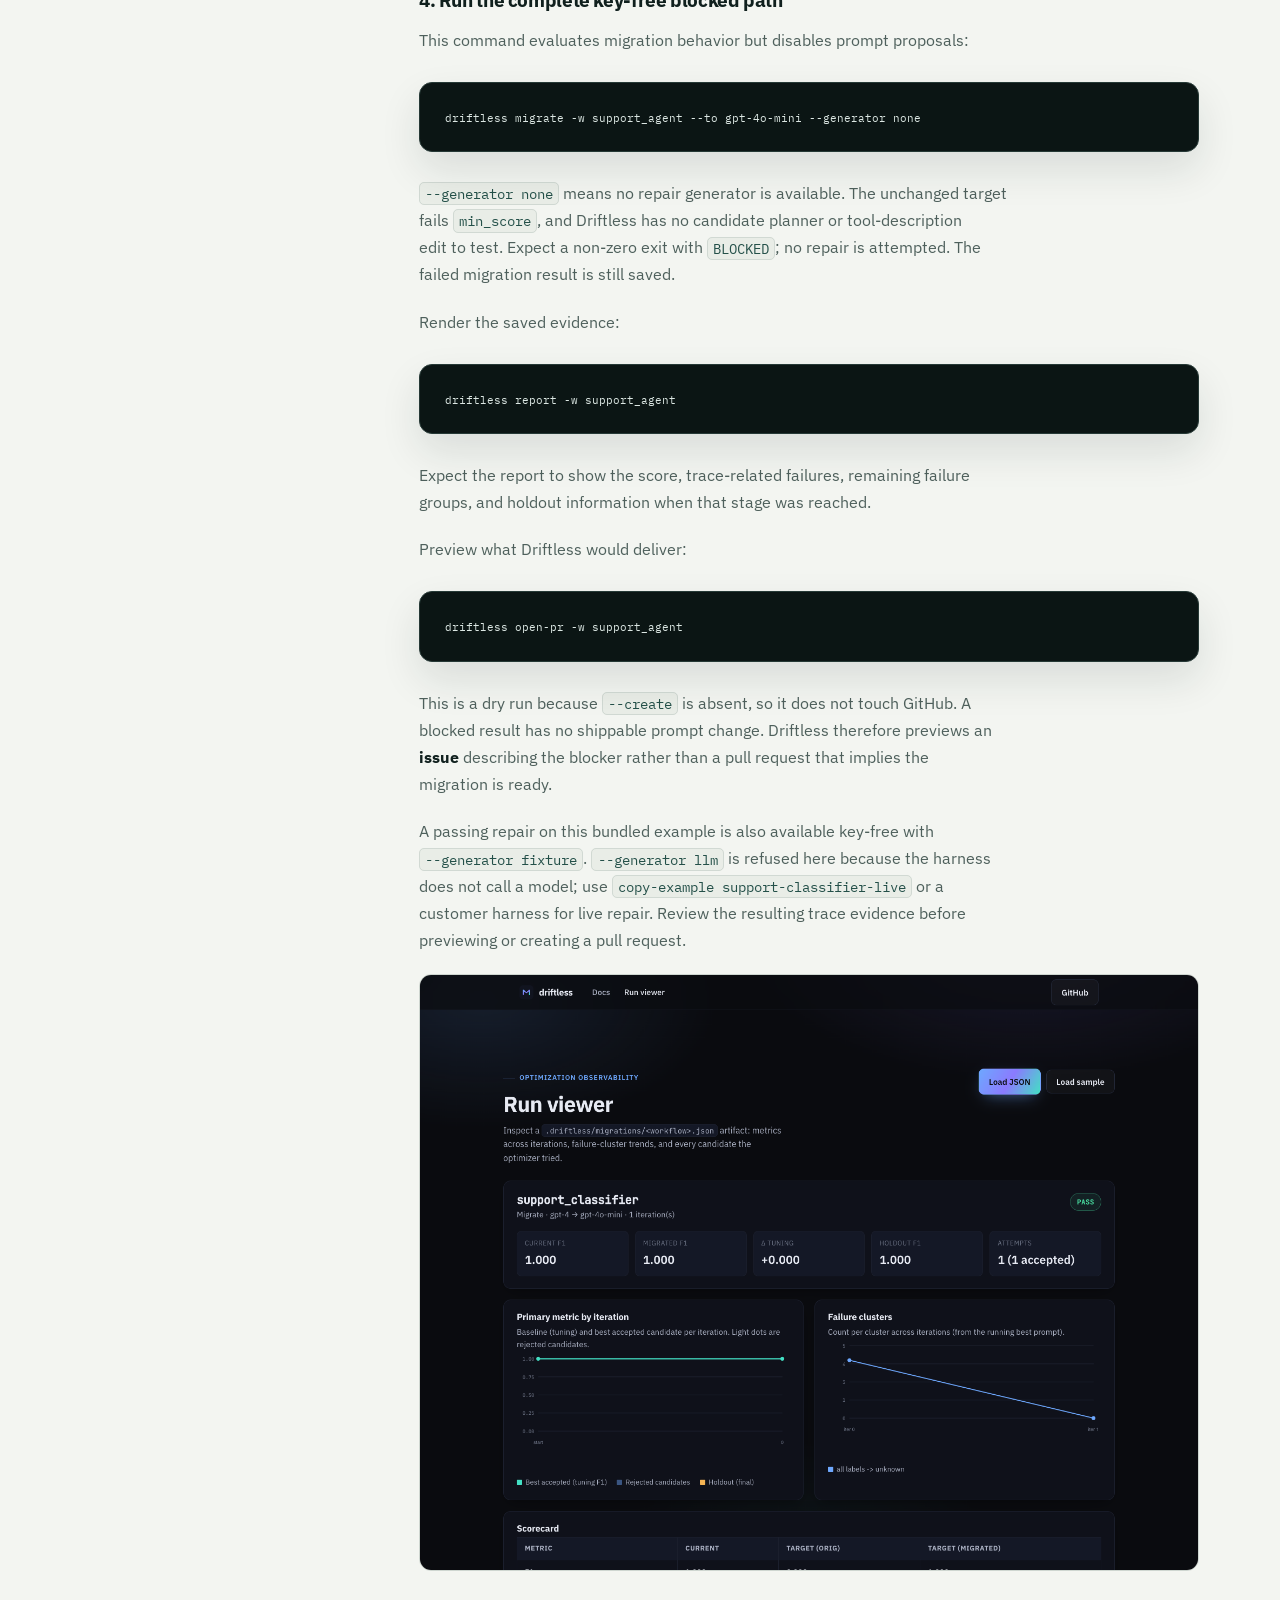
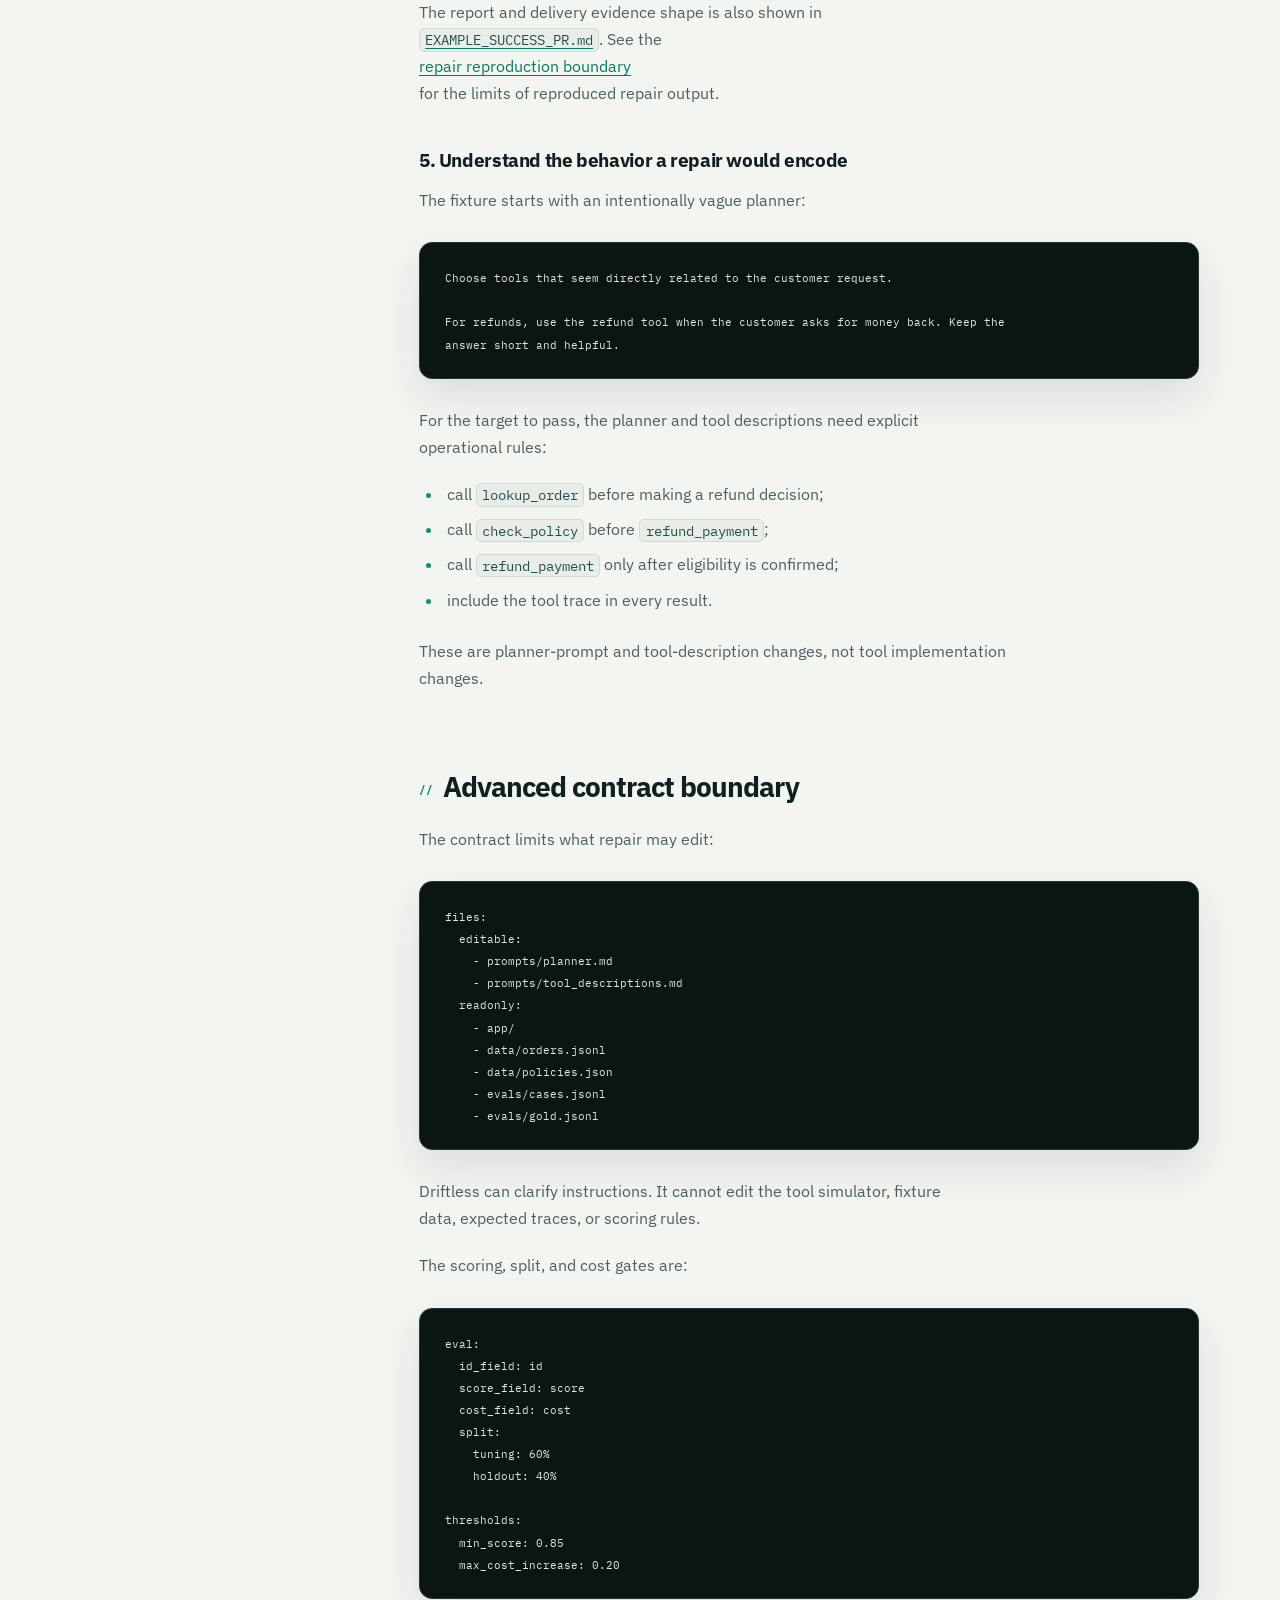
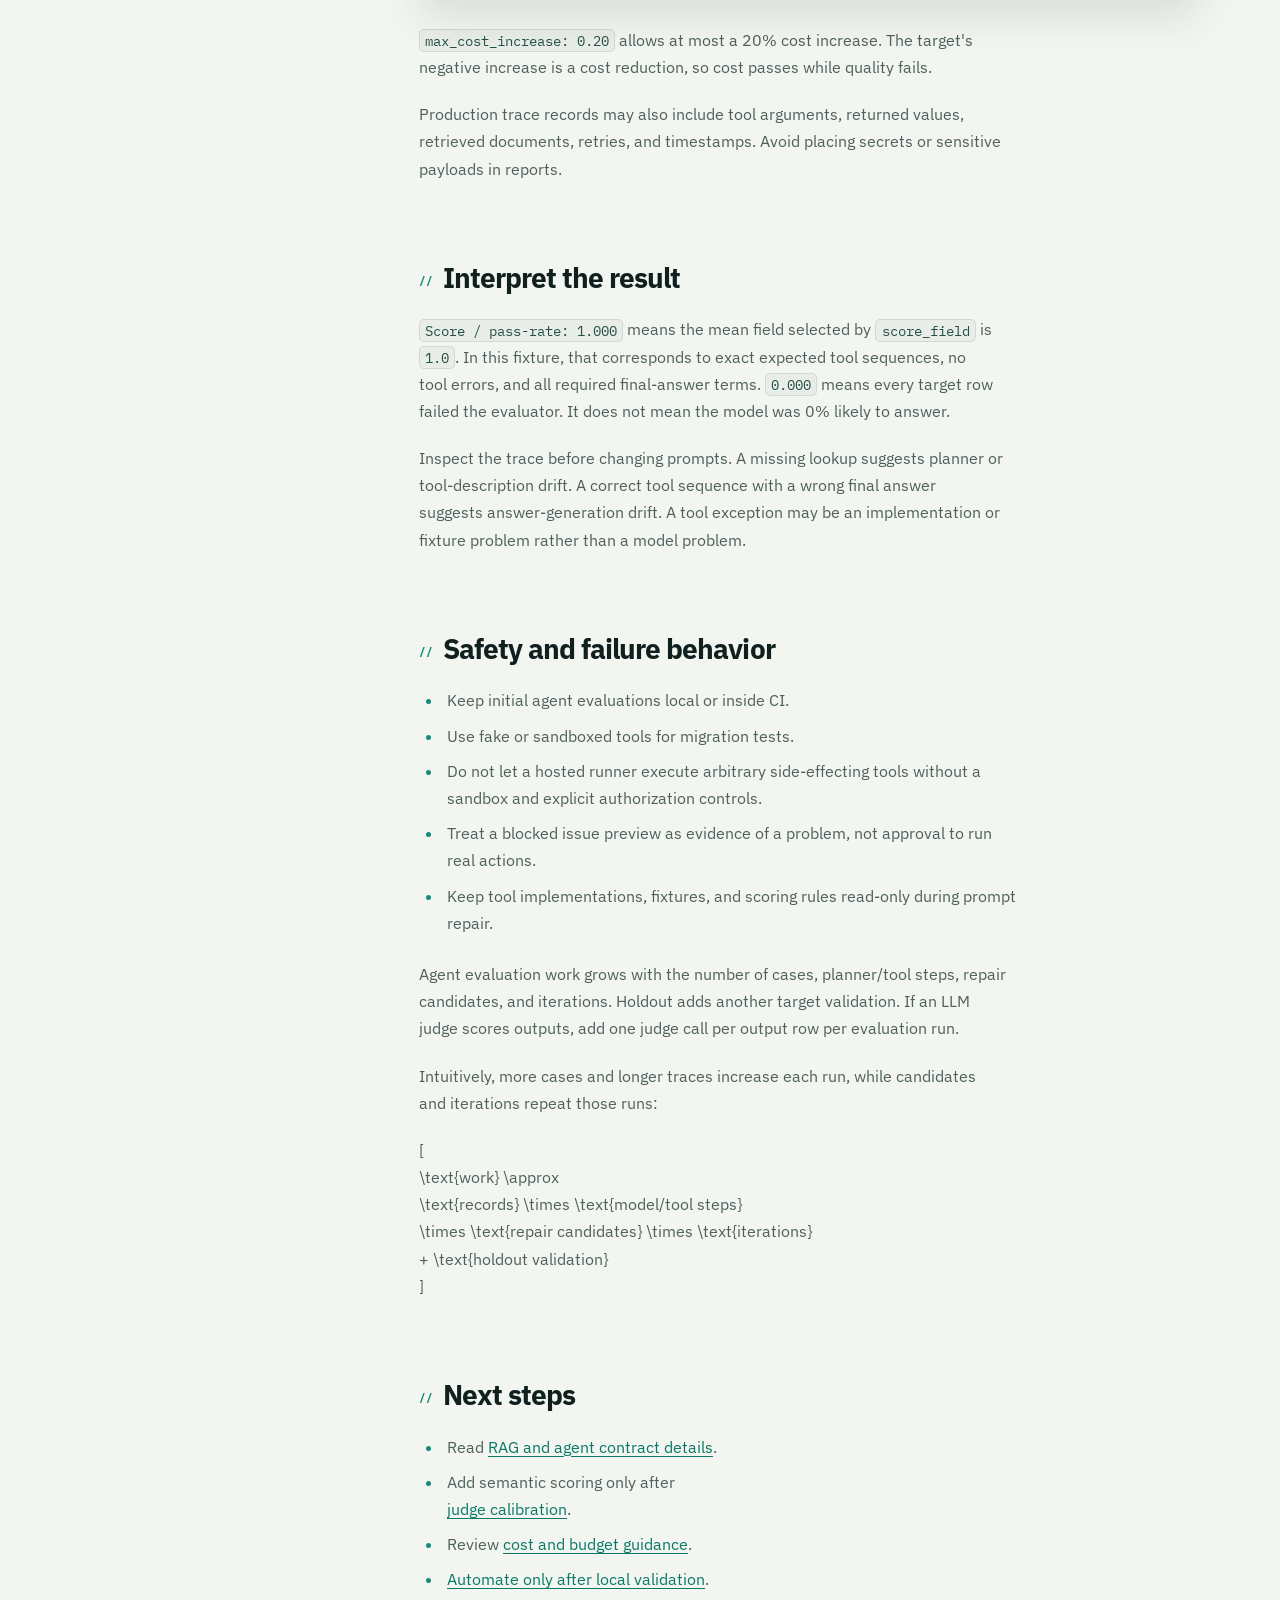
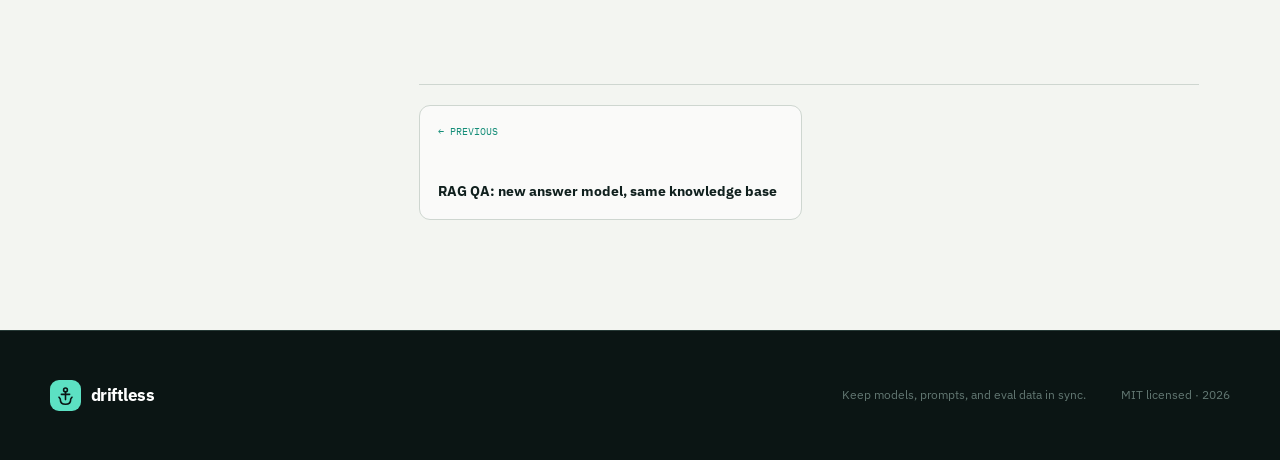
<file: site/blog/08-agent-tool-selection-drift.html>
<!DOCTYPE html>
<html lang="en">
<head>
<meta charset="UTF-8" />
<meta name="viewport" content="width=device-width, initial-scale=1.0" />
<title>Tool-calling agent: new planner, same tools — Driftless blog</title>
<meta name="description" content="Practical guidance for keeping LLM models, prompts, and eval data in sync." />
<link rel="preconnect" href="https://fonts.googleapis.com" />
<link rel="preconnect" href="https://fonts.gstatic.com" crossorigin />
<link href="https://fonts.googleapis.com/css2?family=IBM+Plex+Mono:wght@400;500&family=IBM+Plex+Sans:wght@400;500;600;700&display=swap" rel="stylesheet" />
<link rel="stylesheet" href="blog.css" />
<link rel="icon" href="../assets/logo.svg" type="image/svg+xml" />
</head>
<body class="blog blog-article">
<a class="skip-link" href="#main-content">Skip to content</a>
<header class="site-header">
  <div class="nav-shell">
    <a class="wordmark" href="../index.html" aria-label="Driftless home">
      <span class="wordmark-icon" aria-hidden="true">
        <svg viewBox="0 0 32 32" fill="none">
          <circle cx="16" cy="8.2" r="2.65" stroke="currentColor" stroke-width="2.2"/>
          <path d="M16 10.9v10.8" stroke="currentColor" stroke-width="2.2" stroke-linecap="round"/>
          <path d="M10.2 14.4h11.6" stroke="currentColor" stroke-width="2.2" stroke-linecap="round"/>
          <path d="M7 18.4l1.7 2.3c0 4.8 3.2 7.5 7.3 7.5s7.3-2.7 7.3-7.5l1.7-2.3" stroke="currentColor" stroke-width="2.2" stroke-linecap="round" stroke-linejoin="round"/>
        </svg>
      </span>
      <span>driftless</span>
    </a>
    <nav class="top-links" aria-label="Primary navigation">
      <a href="../index.html">Product</a>
      <a href="../docs.html">Docs</a>
      <a href="index.html" class="active">Blog</a>
      <a href="https://github.com/driftless-dev/driftless">GitHub</a>
    </nav>
    <a class="nav-cta" href="../index.html#quickstart">Get started</a>
  </div>
</header>
<div class="blog-shell">
  <aside class="series-nav">
    <div class="series-heading">
      <span>Field notes</span>
      <strong>LLM workflow<br />use cases</strong>
    </div>
    <a class="series-index" href="index.html">All guides <span>↗</span></a>
    <nav aria-label="Blog series">
      <a href="01-model-swap-is-not-a-migration.html"><span>01</span>Your ticket classifier’s model got deprecated</a>
      <a href="02-when-labels-move-refine-not-remodel.html"><span>02</span>Support changed the labeling policy</a>
      <a href="03-dependabot-for-prompts-in-ci.html"><span>03</span>Prompt repair that doesn’t wait on memory</a>
      <a href="04-cheaper-model-same-quality-bar.html"><span>04</span>Finance wants cheaper inference, same bar</a>
      <a href="05-audit-labels-before-you-trust-f1.html"><span>05</span>Offline F1 is lying — labels conflict</a>
      <a href="06-trust-your-llm-judge.html"><span>06</span>Free-form answers graded by an LLM judge</a>
      <a href="07-rag-prompts-drift-too.html"><span>07</span>RAG QA: new answer model, same knowledge base</a>
      <a href="08-agent-tool-selection-drift.html" class="active"><span>08</span>Tool-calling agent: new planner, same tools</a>
    </nav>
  </aside>
  <main class="blog-content" id="main-content">

      <div class="article-meta">
        <span>Use-case guide 08</span>
        <span>Driftless field notes</span>
      </div>

      <aside class="guide-start" aria-label="First-time reader guidance">
        <strong>New to Driftless?</strong>
        Start with the
        <a href="../index.html#quickstart">four-row demo</a>
        (no API key). A failing <code>compare</code> is expected: the cheap model
        scored 0.000, you needed at least 0.9.
        <code>--generator none</code> makes no prompt edits (<strong>blocked</strong>).
        <code>--generator fixture</code> applies the bundled patch and can
        <strong>pass</strong>.
        <a href="https://github.com/driftless-dev/support-classifier-svc"><code>support-classifier-svc</code></a>
        in some posts is an optional 290-row testbed, not that demo.
        <a href="../docs.html#words">Words used here →</a>
      </aside>
<h1 id="tool-calling-support-agent-new-planner-same-tools">Tool-calling support agent: new planner, same tools</h1>
<p><strong>Specialized fixture · 4 rows · key-free:</strong> this guide uses the deterministic<br />
<code>tool-agent</code> example installed by <code>copy-example</code>. It is not the bundled<br />
classifier or the separate 290-row external testbed.</p>
<h2 id="the-problem-a-good-final-sentence-can-hide-a-bad-action">The problem: a good final sentence can hide a bad action</h2>
<p>A tool-calling support agent can look up an order, check a refund policy, issue a<br />
refund, send an invoice, or reset a password. A <strong>tool call</strong> is the agent's<br />
structured request to run one of those operations. The <strong>planner</strong> is the part<br />
of the agent, often a language model guided by a prompt, that decides which<br />
tools to call and in what order.</p>
<p>For a refund, a safe plan is:</p>
<ol>
<li>look up the order;</li>
<li>check whether policy allows a refund;</li>
<li>issue the refund only when eligible;</li>
<li>explain the result.</li>
</ol>
<p>Now replace the planner model with a cheaper candidate. It may produce a polite<br />
answer saying "I issued your refund" while skipping the lookup and policy check.<br />
Reading only the final answer misses the unsafe behavior.</p>
<p>A <strong>trace</strong> is the recorded sequence of steps taken by the agent, including tool<br />
names, errors, and the final answer. Agent migration needs trace evidence so you<br />
can distinguish a planning failure from a tool failure or a wording problem.</p>
<p>Driftless runs the full application under the candidate model, scores both<br />
behavior and trace, and limits repair to the planner and tool-description files<br />
allowed by the contract.</p>
<h2 id="mental-model-score-actions-before-prose">Mental model: score actions before prose</h2>
<p>Each fixture result includes the final answer and the ordered tools:</p>
<pre><code class="language-jsonl">{&quot;id&quot;:&quot;a001&quot;,&quot;final&quot;:&quot;Refund issued for ord-1001...&quot;,&quot;tools&quot;:[&quot;lookup_order&quot;,&quot;check_policy&quot;,&quot;refund_payment&quot;],&quot;tool_errors&quot;:[],&quot;score&quot;:1.0,&quot;cost&quot;:0.024}
</code></pre>
<p>The <code>cost: 0.024</code> value belongs to this one output row. The compare table later<br />
reports total cost summed across all four fixture rows, so the baseline total is<br />
<code>4 × 0.024 = 0.096</code>.</p>
<p>A <strong>side effect</strong> is a change outside the evaluation process, such as sending an<br />
email, issuing money, or changing an account. The fixture uses <strong>fake tools</strong>:<br />
local Python functions over test data that imitate those operations without<br />
performing them. A <strong>sandbox tool</strong> runs in an isolated environment where its<br />
effects cannot reach production systems.</p>
<p>The evaluator gives a row <code>0.0</code> if a tool error exists or the ordered tool list<br />
does not exactly match the expected list. If the trace is correct, it scores how<br />
many required terms appear in the final answer. The result can therefore range<br />
from <code>0.0</code> to <code>1.0</code>, although this bundled regression produces <code>1.0</code> for<br />
baseline rows and <code>0.0</code> for uncorrected target rows.</p>
<p>The contract setting <strong><code>score_field</code></strong> tells Driftless which output property<br />
contains the numeric quality score. Driftless averages it into<br />
<strong>Score / pass-rate</strong> and compares that mean with <code>min_score</code>. The score is an<br />
application-defined measurement, not a probability.</p>
<p>A <strong>holdout</strong> is a subset of cases kept away from prompt repair until final<br />
validation. The fixture uses a 60% tuning and 40% holdout split. With only four<br />
rows, it demonstrates the workflow but does not provide production-level<br />
confidence.</p>
<h2 id="before-you-start">Before you start</h2>
<p>You need Python and a shell. This fixture is local, deterministic, and<br />
side-effect-free. It requires no model-provider credentials.</p>
<p>The copied project contains:</p>
<ul>
<li><code>driftless.yml</code>: workflow contract;</li>
<li><code>python3 -m app.eval_agent</code>: evaluation command;</li>
<li><code>data/orders.jsonl</code> and <code>data/policies.json</code>: fake tool data;</li>
<li><code>evals/cases.jsonl</code> and <code>evals/gold.jsonl</code>: requests and expected traces;</li>
<li><code>prompts/planner.md</code> and <code>prompts/tool_descriptions.md</code>: editable prompts.</li>
</ul>
<p>Its tools are plain Python functions named <code>lookup_order</code>, <code>check_policy</code>,<br />
<code>refund_payment</code>, <code>send_invoice</code>, and <code>reset_password</code>. No real refund, email,<br />
password reset, or account change occurs.</p>
<p>A <strong>repair generator</strong> proposes prompt or configuration changes from failures.<br />
The normal LLM repair generator requires provider credentials and makes<br />
nondeterministic model calls. The complete key-free path below disables it.</p>
<h2 id="walkthrough">Walkthrough</h2>
<h3 id="1-install-driftless-and-copy-the-fixture">1. Install Driftless and copy the fixture</h3>
<p>These commands install the published package, create a standalone agent demo,<br />
and enter its directory:</p>
<pre><code class="language-bash">pip install driftless
driftless copy-example tool-agent --out-dir driftless-agent-demo
cd driftless-agent-demo
</code></pre>
<p>Expect a local four-row project with fake tool data and no external calls.</p>
<h3 id="2-validate-the-current-workflow">2. Validate the current workflow</h3>
<p>Run the configured current planner behavior:</p>
<pre><code class="language-bash">driftless validate -w support_agent
</code></pre>
<p>Expect Driftless to execute <code>python3 -m app.eval_agent</code>, read the output JSONL,<br />
and validate the metrics and schema. Model names select deterministic fixture<br />
behavior rather than calling hosted models.</p>
<h3 id="3-compare-current-and-candidate-planners">3. Compare current and candidate planners</h3>
<p>This command evaluates the same cases and fake tools for <code>gpt-4</code> and the<br />
simulated <code>gpt-4o-mini</code> target:</p>
<pre><code class="language-bash">driftless compare -w support_agent --to gpt-4o-mini
</code></pre>
<p>Expect this actual fixture output:</p>
<pre><code class="language-text">Running gpt-4 (baseline) and gpt-4o-mini (target)...

┏━━━━━━━━━━━━━━━━━━━┳━━━━━━━━━┳━━━━━━━━━━━━━━━━━━━━━┓
┃ Metric            ┃ Current ┃ Target (orig files) ┃
┡━━━━━━━━━━━━━━━━━━━╇━━━━━━━━━╇━━━━━━━━━━━━━━━━━━━━━┩
│ F1                │     n/a │                 n/a │
│ Precision         │     n/a │                 n/a │
│ Recall            │     n/a │                 n/a │
│ Accuracy          │     n/a │                 n/a │
│ Score / pass-rate │   1.000 │               0.000 │
│ Schema error rate │    0.0% │                0.0% │
│ Refusal rate      │    0.0% │                0.0% │
│ Total cost        │   0.096 │               0.024 │
└───────────────────┴─────────┴─────────────────────┘

Thresholds (target vs contract):
  FAIL min_score: 0.000 &gt;= 0.85
  PASS max_cost_increase: -75.0% &lt;= +20%
</code></pre>
<p>Current CLI versions may also print confidence caveats and average latency rows<br />
for this four-row smoke fixture. Those extra lines are expected; they do not<br />
change the score and cost results shown above.</p>
<p>The target is 75% cheaper in the fixture, but its mean quality score is <code>0.000</code>.<br />
The contract requires at least <code>0.850</code>. The candidate fails because it does not<br />
follow the tool protocol.</p>
<h3 id="4-run-the-complete-key-free-blocked-path">4. Run the complete key-free blocked path</h3>
<p>This command evaluates migration behavior but disables prompt proposals:</p>
<pre><code class="language-bash">driftless migrate -w support_agent --to gpt-4o-mini --generator none
</code></pre>
<p><code>--generator none</code> means no repair generator is available. The unchanged target<br />
fails <code>min_score</code>, and Driftless has no candidate planner or tool-description<br />
edit to test. Expect a non-zero exit with <code>BLOCKED</code>; no repair is attempted. The<br />
failed migration result is still saved.</p>
<p>Render the saved evidence:</p>
<pre><code class="language-bash">driftless report -w support_agent
</code></pre>
<p>Expect the report to show the score, trace-related failures, remaining failure<br />
groups, and holdout information when that stage was reached.</p>
<p>Preview what Driftless would deliver:</p>
<pre><code class="language-bash">driftless open-pr -w support_agent
</code></pre>
<p>This is a dry run because <code>--create</code> is absent, so it does not touch GitHub. A<br />
blocked result has no shippable prompt change. Driftless therefore previews an<br />
<strong>issue</strong> describing the blocker rather than a pull request that implies the<br />
migration is ready.</p>
<p>A passing repair on this bundled example is also available key-free with<br />
<code>--generator fixture</code>. <code>--generator llm</code> is refused here because the harness<br />
does not call a model; use <code>copy-example support-classifier-live</code> or a<br />
customer harness for live repair. Review the resulting trace evidence before<br />
previewing or creating a pull request.</p>
<p><img alt="Browser capture of the Driftless run viewer" src="../visuals/run-viewer.png" /></p>
<p>The report and delivery evidence shape is also shown in<br />
<a href="https://github.com/driftless-dev/driftless/blob/main/docs/EXAMPLE_SUCCESS_PR.md"><code>EXAMPLE_SUCCESS_PR.md</code></a>. See the<br />
<a href="01-model-swap-is-not-a-migration.html#repair-reproduction-boundary">repair reproduction boundary</a><br />
for the limits of reproduced repair output.</p>
<h3 id="5-understand-the-behavior-a-repair-would-encode">5. Understand the behavior a repair would encode</h3>
<p>The fixture starts with an intentionally vague planner:</p>
<pre><code class="language-markdown">Choose tools that seem directly related to the customer request.

For refunds, use the refund tool when the customer asks for money back. Keep the
answer short and helpful.
</code></pre>
<p>For the target to pass, the planner and tool descriptions need explicit<br />
operational rules:</p>
<ul>
<li>call <code>lookup_order</code> before making a refund decision;</li>
<li>call <code>check_policy</code> before <code>refund_payment</code>;</li>
<li>call <code>refund_payment</code> only after eligibility is confirmed;</li>
<li>include the tool trace in every result.</li>
</ul>
<p>These are planner-prompt and tool-description changes, not tool implementation<br />
changes.</p>
<h2 id="advanced-contract-boundary">Advanced contract boundary</h2>
<p>The contract limits what repair may edit:</p>
<pre><code class="language-yaml">files:
  editable:
    - prompts/planner.md
    - prompts/tool_descriptions.md
  readonly:
    - app/
    - data/orders.jsonl
    - data/policies.json
    - evals/cases.jsonl
    - evals/gold.jsonl
</code></pre>
<p>Driftless can clarify instructions. It cannot edit the tool simulator, fixture<br />
data, expected traces, or scoring rules.</p>
<p>The scoring, split, and cost gates are:</p>
<pre><code class="language-yaml">eval:
  id_field: id
  score_field: score
  cost_field: cost
  split:
    tuning: 60%
    holdout: 40%

thresholds:
  min_score: 0.85
  max_cost_increase: 0.20
</code></pre>
<p><code>max_cost_increase: 0.20</code> allows at most a 20% cost increase. The target's<br />
negative increase is a cost reduction, so cost passes while quality fails.</p>
<p>Production trace records may also include tool arguments, returned values,<br />
retrieved documents, retries, and timestamps. Avoid placing secrets or sensitive<br />
payloads in reports.</p>
<h2 id="interpret-the-result">Interpret the result</h2>
<p><code>Score / pass-rate: 1.000</code> means the mean field selected by <code>score_field</code> is<br />
<code>1.0</code>. In this fixture, that corresponds to exact expected tool sequences, no<br />
tool errors, and all required final-answer terms. <code>0.000</code> means every target row<br />
failed the evaluator. It does not mean the model was 0% likely to answer.</p>
<p>Inspect the trace before changing prompts. A missing lookup suggests planner or<br />
tool-description drift. A correct tool sequence with a wrong final answer<br />
suggests answer-generation drift. A tool exception may be an implementation or<br />
fixture problem rather than a model problem.</p>
<h2 id="safety-and-failure-behavior">Safety and failure behavior</h2>
<ul>
<li>Keep initial agent evaluations local or inside CI.</li>
<li>Use fake or sandboxed tools for migration tests.</li>
<li>Do not let a hosted runner execute arbitrary side-effecting tools without a<br />
  sandbox and explicit authorization controls.</li>
<li>Treat a blocked issue preview as evidence of a problem, not approval to run<br />
  real actions.</li>
<li>Keep tool implementations, fixtures, and scoring rules read-only during prompt<br />
  repair.</li>
</ul>
<p>Agent evaluation work grows with the number of cases, planner/tool steps, repair<br />
candidates, and iterations. Holdout adds another target validation. If an LLM<br />
judge scores outputs, add one judge call per output row per evaluation run.</p>
<p>Intuitively, more cases and longer traces increase each run, while candidates<br />
and iterations repeat those runs:</p>
<p>[<br />
\text{work} \approx<br />
\text{records} \times \text{model/tool steps}<br />
\times \text{repair candidates} \times \text{iterations}<br />
+ \text{holdout validation}<br />
]</p>
<h2 id="next-steps">Next steps</h2>
<ul>
<li>Read <a href="https://github.com/driftless-dev/driftless/blob/main/docs/rag-and-agents.md">RAG and agent contract details</a>.</li>
<li>Add semantic scoring only after<br />
<a href="06-trust-your-llm-judge.html">judge calibration</a>.</li>
<li>Review <a href="https://github.com/driftless-dev/driftless/blob/main/docs/COST_AND_BUDGETS.md">cost and budget guidance</a>.</li>
<li><a href="03-dependabot-for-prompts-in-ci.html">Automate only after local validation</a>.</li>
</ul>
<nav class="post-nav" aria-label="Adjacent posts"><a class="previous" href="07-rag-prompts-drift-too.html"><span>← Previous</span><strong>RAG QA: new answer model, same knowledge base</strong></a></nav>
  </main>
</div>
<footer class="blog-footer">
  <a class="wordmark" href="../index.html">
    <span class="wordmark-icon" aria-hidden="true">
      <svg viewBox="0 0 32 32" fill="none"><circle cx="16" cy="8.2" r="2.65" stroke="currentColor" stroke-width="2.2"/><path d="M16 10.9v10.8" stroke="currentColor" stroke-width="2.2" stroke-linecap="round"/><path d="M10.2 14.4h11.6" stroke="currentColor" stroke-width="2.2" stroke-linecap="round"/><path d="M7 18.4l1.7 2.3c0 4.8 3.2 7.5 7.3 7.5s7.3-2.7 7.3-7.5l1.7-2.3" stroke="currentColor" stroke-width="2.2" stroke-linecap="round" stroke-linejoin="round"/></svg>
    </span>
    <span>driftless</span>
  </a>
  <span>Keep models, prompts, and eval data in sync.</span>
  <span>MIT licensed · 2026</span>
</footer>
</body>
</html>
</file>
<file: site/assets/landing.css>
:root {
  --ink: #10201e;
  --ink-soft: #495b58;
  --paper: #f3f5f1;
  --paper-deep: #e9ede7;
  --surface: #ffffff;
  --night: #0b1514;
  --night-soft: #12201e;
  --night-line: #263936;
  --mint: #5ce1c3;
  --mint-deep: #148d78;
  --lime: #c9f36a;
  --coral: #ff8067;
  --blue: #7aa7ff;
  --line: #ced6d0;
  --mono: "IBM Plex Mono", ui-monospace, SFMono-Regular, Menlo, monospace;
  --sans: "IBM Plex Sans", -apple-system, BlinkMacSystemFont, "Segoe UI", sans-serif;
  --shell: min(1180px, calc(100% - 48px));
  --radius: 18px;
  --shadow: 0 30px 80px rgba(18, 36, 32, 0.14);
}

* { box-sizing: border-box; }

html {
  scroll-behavior: smooth;
  scroll-padding-top: 84px;
}

body.landing {
  margin: 0;
  overflow-x: hidden;
  background: var(--paper);
  color: var(--ink);
  font-family: var(--sans);
  line-height: 1.55;
  -webkit-font-smoothing: antialiased;
}

.landing a { color: inherit; }
.landing button { font: inherit; }
.landing a:focus-visible,
.landing button:focus-visible {
  outline: 3px solid var(--mint-deep);
  outline-offset: 3px;
}

.landing .skip-link {
  position: fixed;
  z-index: 200;
  top: 8px;
  left: 8px;
  padding: 9px 13px;
  border-radius: 7px;
  background: var(--night);
  color: white;
  text-decoration: none;
  transform: translateY(-150%);
}

.landing .skip-link:focus { transform: translateY(0); }
.mobile-nav-action { display: none; }

.site-header {
  position: sticky;
  z-index: 100;
  top: 0;
  border-bottom: 1px solid rgba(206, 214, 208, 0.85);
  background: rgba(243, 245, 241, 0.88);
  backdrop-filter: blur(18px);
}

.nav-shell {
  width: var(--shell);
  height: 72px;
  margin: 0 auto;
  display: flex;
  align-items: center;
  gap: 40px;
}

.wordmark {
  display: inline-flex;
  align-items: center;
  gap: 10px;
  color: var(--ink);
  font-size: 1.08rem;
  font-weight: 700;
  letter-spacing: -0.03em;
  text-decoration: none;
}

.wordmark-icon {
  width: 31px;
  height: 31px;
  display: grid;
  place-items: center;
  border-radius: 9px;
  background: var(--ink);
  color: var(--mint);
}

.wordmark-icon svg { width: 23px; height: 23px; }

.landing-links {
  display: flex;
  align-items: center;
  gap: 28px;
}

.landing-links a,
.github-link {
  color: var(--ink-soft);
  font-size: 0.88rem;
  font-weight: 500;
  text-decoration: none;
}

.landing-links a:hover,
.github-link:hover { color: var(--ink); }

.nav-actions {
  margin-left: auto;
  display: flex;
  align-items: center;
  gap: 22px;
}

.button {
  min-height: 48px;
  padding: 0 21px;
  display: inline-flex;
  align-items: center;
  justify-content: center;
  gap: 14px;
  border: 1px solid transparent;
  border-radius: 10px;
  font-size: 0.93rem;
  font-weight: 600;
  text-decoration: none;
  transition: transform 160ms ease, box-shadow 160ms ease, background 160ms ease;
}

.button:hover { transform: translateY(-2px); }

.button-small {
  min-height: 39px;
  padding: 0 17px;
  font-size: 0.85rem;
}

.button-primary {
  background: var(--ink);
  color: white;
  box-shadow: 0 8px 22px rgba(16, 32, 30, 0.14);
}

.landing .button-primary { color: white; }

.button-primary:hover { background: #1a302d; box-shadow: 0 12px 28px rgba(16, 32, 30, 0.2); }

.button-secondary {
  border-color: #bfc9c1;
  background: rgba(255, 255, 255, 0.45);
  color: var(--ink);
}

.button-secondary:hover { background: var(--surface); }

.landing-menu {
  display: none;
  width: 40px;
  height: 40px;
  margin-left: auto;
  padding: 11px 9px;
  border: 0;
  background: transparent;
}

.landing-menu span {
  display: block;
  height: 1px;
  margin: 5px 0;
  background: var(--ink);
}

.hero {
  position: relative;
  padding: 82px 0 94px;
  overflow: hidden;
}

.hero::before {
  content: "";
  position: absolute;
  width: 520px;
  height: 520px;
  left: -280px;
  top: 10px;
  border: 1px solid rgba(20, 141, 120, 0.15);
  border-radius: 50%;
  box-shadow: 0 0 0 80px rgba(20, 141, 120, 0.025), 0 0 0 160px rgba(20, 141, 120, 0.02);
}

.hero-grid {
  position: relative;
  width: var(--shell);
  margin: 0 auto;
  display: grid;
  grid-template-columns: minmax(0, 0.9fr) minmax(520px, 1.1fr);
  gap: 72px;
  align-items: center;
}

.release-pill {
  width: fit-content;
  margin-bottom: 25px;
  padding: 7px 11px;
  display: flex;
  align-items: center;
  gap: 8px;
  border: 1px solid var(--line);
  border-radius: 99px;
  background: rgba(255, 255, 255, 0.56);
  color: var(--ink-soft);
  font-size: 0.75rem;
  font-weight: 600;
}

.release-pill span {
  width: 7px;
  height: 7px;
  border-radius: 50%;
  background: var(--mint-deep);
  box-shadow: 0 0 0 3px rgba(20, 141, 120, 0.12);
}

.hero h1 {
  max-width: 11ch;
  margin: 0 0 24px;
  font-size: clamp(3.1rem, 5.8vw, 5.25rem);
  font-weight: 600;
  line-height: 0.98;
  letter-spacing: -0.062em;
  text-wrap: balance;
}

.hero h1 em {
  color: var(--mint-deep);
  font-style: normal;
}

.hero-lede {
  max-width: 36rem;
  margin: 0 0 25px;
  color: var(--ink-soft);
  font-size: 1.13rem;
  line-height: 1.65;
}

.hero-audience {
  max-width: 38rem;
  margin: -10px 0 22px;
  color: #64736f;
  font-size: 0.82rem;
  line-height: 1.55;
}

.hero-actions {
  display: flex;
  flex-wrap: wrap;
  gap: 11px;
}

.workbench {
  position: relative;
  border: 1px solid #283936;
  border-radius: 20px;
  background: var(--night);
  color: #e9f1ee;
  box-shadow: 0 34px 70px rgba(10, 25, 22, 0.26);
  overflow: hidden;
}

.workbench::after {
  content: "";
  position: absolute;
  inset: 0;
  pointer-events: none;
  background: linear-gradient(135deg, rgba(92, 225, 195, 0.055), transparent 42%);
}

.workbench-bar {
  position: relative;
  z-index: 1;
  height: 46px;
  padding: 0 17px;
  display: grid;
  grid-template-columns: 1fr auto 1fr;
  align-items: center;
  border-bottom: 1px solid var(--night-line);
  background: #101c1a;
  color: #78908b;
  font-family: var(--mono);
  font-size: 0.67rem;
}

.window-controls { display: flex; gap: 6px; }
.window-controls i { width: 8px; height: 8px; border-radius: 50%; background: #39504b; }
.window-controls i:first-child { background: var(--coral); }
.window-controls i:nth-child(2) { background: #e9c957; }
.window-controls i:nth-child(3) { background: var(--mint); }

.run-state {
  justify-self: end;
  display: flex;
  align-items: center;
  gap: 6px;
  color: #99aaa6;
}

.run-state i,
.metric-header strong i {
  width: 6px;
  height: 6px;
  border-radius: 50%;
  background: var(--mint);
}

.workbench-body {
  position: relative;
  z-index: 1;
  padding: 20px;
}

.run-command {
  padding: 12px 14px;
  border: 1px solid #21332f;
  border-radius: 9px;
  background: #0e1a18;
  color: #cad6d2;
  font-family: var(--mono);
  font-size: 0.7rem;
  white-space: nowrap;
  overflow: hidden;
}

.run-command span { margin-right: 8px; color: var(--mint); }

.model-route {
  padding: 23px 7px 19px;
  display: grid;
  grid-template-columns: 1fr 90px 1fr;
  align-items: center;
  gap: 10px;
}

.model-route div:last-child { text-align: right; }
.model-route small, .metric-grid small {
  display: block;
  margin-bottom: 3px;
  color: #637b76;
  font-family: var(--mono);
  font-size: 0.57rem;
  letter-spacing: 0.08em;
}

.model-route strong { font-family: var(--mono); font-size: 0.73rem; font-weight: 500; }

.route-line { position: relative; height: 1px; background: #34504a; }
.route-line::after {
  content: "";
  position: absolute;
  right: -1px;
  top: -3px;
  width: 6px;
  height: 6px;
  border-top: 1px solid var(--mint);
  border-right: 1px solid var(--mint);
  transform: rotate(45deg);
}
.route-line i {
  position: absolute;
  left: 48%;
  top: -3px;
  width: 7px;
  height: 7px;
  border-radius: 50%;
  background: var(--mint);
  box-shadow: 0 0 0 4px rgba(92, 225, 195, 0.1);
}

.metric-header {
  padding: 11px 13px;
  display: flex;
  align-items: center;
  justify-content: space-between;
  border: 1px solid var(--night-line);
  border-bottom: 0;
  border-radius: 9px 9px 0 0;
  color: #93a7a2;
  font-size: 0.72rem;
}

.metric-header strong {
  display: flex;
  align-items: center;
  gap: 7px;
  color: var(--mint);
  font-family: var(--mono);
  font-size: 0.62rem;
  font-weight: 500;
}
.metric-header strong.failed { color: var(--coral); }
.metric-header strong.failed i { background: var(--coral); }

.metric-grid {
  display: grid;
  grid-template-columns: 1.25fr 0.75fr 0.75fr;
  border: 1px solid var(--night-line);
  border-radius: 0 0 9px 9px;
  overflow: hidden;
  font-family: var(--mono);
  font-size: 0.73rem;
}

.metric-grid > div {
  min-height: 55px;
  padding: 10px 13px;
  display: flex;
  flex-direction: column;
  justify-content: center;
  border-right: 1px solid #20312e;
  border-bottom: 1px solid #20312e;
}

.metric-grid > div:nth-child(3n) { border-right: 0; }
.metric-grid > div:nth-last-child(-n+3) { border-bottom: 0; }
.metric-name { color: #afbfbb; }
.metric-bad { color: #ff9b87; }
.metric-good { color: var(--mint); }

.changed-files {
  margin-top: 13px;
  border: 1px solid var(--night-line);
  border-radius: 9px;
  color: #8ea29d;
  font-family: var(--mono);
  font-size: 0.65rem;
  overflow: hidden;
}

.changed-files > div {
  padding: 8px 12px;
  border-bottom: 1px solid #20312e;
}

.changed-files > div:last-child { border-bottom: 0; }
.changed-title { display: flex; justify-content: space-between; color: #657c76; }
.file-icon { margin-right: 9px; color: #e8cf6b; }
.file-bars { float: right; color: var(--mint); }
.file-icon.failed, .file-bars.failed { color: var(--coral); }
.diff-stat { color: var(--mint); }

.workbench-footer {
  padding: 16px 2px 2px;
  display: flex;
  justify-content: space-between;
  color: var(--mint);
  font-size: 0.69rem;
  font-weight: 500;
}

.workbench-footer span:last-child { color: #aebdb9; }
.workbench-footer span.failed { color: var(--coral); }

.workbench-flow { --flow: 16s; }
.workbench-flow::after { display: none; }

.flow-body { position: relative; z-index: 1; padding: 22px 20px 20px; }

.flow-phase {
  position: relative;
  display: inline-grid;
  justify-items: end;
}
.flow-phase span {
  grid-area: 1 / 1;
  opacity: 0;
  animation: flow-phase var(--flow) infinite;
}
.flow-phase span:nth-child(1) { animation-name: flow-phase-1; }
.flow-phase span:nth-child(2) { animation-name: flow-phase-2; }
.flow-phase span:nth-child(3) { animation-name: flow-phase-3; }
.flow-phase span:nth-child(4) { animation-name: flow-phase-4; }

.flow-track {
  position: relative;
  margin: 20px 0 0;
  padding: 0;
  list-style: none;
}
.flow-track::before,
.flow-track::after {
  content: "";
  position: absolute;
  left: 10px;
  top: 24px;
  bottom: 24px;
  width: 1px;
}
.flow-track::before { background: #2a403c; }
.flow-track::after {
  background: var(--mint);
  transform-origin: top;
  transform: scaleY(0);
  animation: flow-line var(--flow) infinite;
}

.flow-step {
  position: relative;
  min-height: 74px;
  padding: 16px 0 16px 36px;
  display: grid;
  grid-template-columns: 1fr auto;
  gap: 8px 16px;
  align-items: center;
  opacity: 0.28;
}
.flow-step-1 { animation: flow-step-1 var(--flow) infinite; }
.flow-step-2 { animation: flow-step-2 var(--flow) infinite; }
.flow-step-3 { animation: flow-step-3 var(--flow) infinite; }
.flow-step-4 { animation: flow-step-4 var(--flow) infinite; }

.flow-step strong {
  display: block;
  font-size: 0.92rem;
  font-weight: 600;
  letter-spacing: -0.02em;
}
.flow-step p {
  margin: 2px 0 0;
  color: #7d928d;
  font-size: 0.72rem;
}
.flow-step b {
  color: #6f8580;
  font-family: var(--mono);
  font-size: 0.62rem;
  font-weight: 500;
  letter-spacing: 0.04em;
  text-transform: uppercase;
}

.flow-dot {
  position: absolute;
  left: 4px;
  top: 26px;
  width: 13px;
  height: 13px;
  border: 1.5px solid #3d5550;
  border-radius: 50%;
  background: var(--night);
}
.flow-dot::after {
  content: "";
  position: absolute;
  inset: 3px;
  border-radius: 50%;
  background: var(--mint);
  transform: scale(0);
}

.flow-outcome {
  position: relative;
  margin-top: 18px;
  min-height: 52px;
  padding: 16px 14px;
  border: 1px solid #21332f;
  border-radius: 9px;
  background: #0e1a18;
  overflow: hidden;
}
.flow-outcome-line {
  position: absolute;
  inset: 0;
  padding: 16px 14px;
  display: flex;
  align-items: center;
  gap: 8px;
  color: #c5d4d0;
  font-family: var(--mono);
  font-size: 0.7rem;
  opacity: 0;
}
.flow-outcome-line em {
  font-style: normal;
  color: var(--mint);
}
.flow-outcome-a em { color: var(--coral); }
.flow-outcome-a { animation: flow-phase-1 var(--flow) infinite; }
.flow-outcome-b { animation: flow-phase-2 var(--flow) infinite; }
.flow-outcome-c { animation: flow-phase-3 var(--flow) infinite; }
.flow-outcome-d { animation: flow-phase-4 var(--flow) infinite; color: var(--mint); }

@keyframes flow-phase-1 {
  0%, 22% { opacity: 1; }
  25%, 100% { opacity: 0; }
}
@keyframes flow-phase-2 {
  0%, 24% { opacity: 0; }
  25%, 47% { opacity: 1; }
  50%, 100% { opacity: 0; }
}
@keyframes flow-phase-3 {
  0%, 49% { opacity: 0; }
  50%, 72% { opacity: 1; }
  75%, 100% { opacity: 0; }
}
@keyframes flow-phase-4 {
  0%, 74% { opacity: 0; }
  75%, 97% { opacity: 1; }
  100% { opacity: 0; }
}

@keyframes flow-line {
  0% { transform: scaleY(0); }
  18% { transform: scaleY(0.12); }
  43% { transform: scaleY(0.4); }
  68% { transform: scaleY(0.7); }
  88% { transform: scaleY(1); }
  100% { transform: scaleY(0); }
}

@keyframes flow-step-1 {
  0%, 4% { opacity: 0.28; }
  8%, 90% { opacity: 1; }
  96%, 100% { opacity: 0.28; }
}
@keyframes flow-step-2 {
  0%, 22% { opacity: 0.28; }
  28%, 90% { opacity: 1; }
  96%, 100% { opacity: 0.28; }
}
@keyframes flow-step-3 {
  0%, 47% { opacity: 0.28; }
  53%, 90% { opacity: 1; }
  96%, 100% { opacity: 0.28; }
}
@keyframes flow-step-4 {
  0%, 72% { opacity: 0.28; }
  78%, 90% { opacity: 1; }
  96%, 100% { opacity: 0.28; }
}

.flow-step-1 .flow-dot { animation: flow-dot-ring var(--flow) infinite; }
.flow-step-1 .flow-dot::after { animation: flow-dot-fill var(--flow) infinite; }
.flow-step-2 .flow-dot { animation: flow-dot-ring-2 var(--flow) infinite; }
.flow-step-2 .flow-dot::after { animation: flow-dot-fill-2 var(--flow) infinite; }
.flow-step-3 .flow-dot { animation: flow-dot-ring-3 var(--flow) infinite; }
.flow-step-3 .flow-dot::after { animation: flow-dot-fill-3 var(--flow) infinite; }
.flow-step-4 .flow-dot { animation: flow-dot-ring-4 var(--flow) infinite; }
.flow-step-4 .flow-dot::after { animation: flow-dot-fill-4 var(--flow) infinite; }

@keyframes flow-dot-ring {
  8%, 90% { border-color: var(--mint); }
}
@keyframes flow-dot-fill {
  8%, 90% { transform: scale(1); }
}
@keyframes flow-dot-ring-2 {
  28%, 90% { border-color: var(--mint); }
}
@keyframes flow-dot-fill-2 {
  28%, 90% { transform: scale(1); }
}
@keyframes flow-dot-ring-3 {
  53%, 90% { border-color: var(--mint); }
}
@keyframes flow-dot-fill-3 {
  53%, 90% { transform: scale(1); }
}
@keyframes flow-dot-ring-4 {
  78%, 90% { border-color: var(--mint); }
}
@keyframes flow-dot-fill-4 {
  78%, 90% { transform: scale(1); }
}

.section { padding: 120px 0; }
.section-shell { width: var(--shell); margin: 0 auto; }

.section-intro { max-width: 690px; margin-bottom: 50px; }
.section-intro h2,
.contract-copy h2,
.quickstart h2 {
  margin: 0 0 20px;
  font-size: clamp(2.3rem, 4.4vw, 4rem);
  font-weight: 600;
  line-height: 1.05;
  letter-spacing: -0.052em;
  text-wrap: balance;
}

.section-intro > p:last-child,
.contract-copy > p,
.quickstart-copy > p {
  max-width: 610px;
  margin: 0;
  color: var(--ink-soft);
  font-size: 1.05rem;
  line-height: 1.7;
}

.eyebrow {
  margin: 0 0 15px;
  color: var(--mint-deep);
  font-family: var(--mono);
  font-size: 0.7rem;
  font-weight: 500;
  letter-spacing: 0.12em;
  text-transform: uppercase;
}

.eyebrow::before { content: "//"; margin-right: 7px; color: #91a39e; }

.problem-section { background: var(--surface); }
.scenario-grid { display: grid; grid-template-columns: 1fr 1fr; gap: 18px; }

.scenario-card {
  min-height: 0;
  padding: 28px;
  display: flex;
  flex-direction: column;
  border: 1px solid var(--line);
  border-radius: var(--radius);
  background: var(--paper);
}

.scenario-model { background: #eef4ff; border-color: #cbd8ec; }
.scenario-data { background: #f2f6e8; border-color: #d3ddbd; }

.scenario-head {
  display: flex;
  align-items: flex-start;
  justify-content: space-between;
  gap: 16px;
  margin-bottom: 22px;
}

.scenario-titlemark {
  display: flex;
  align-items: center;
  gap: 12px;
  min-width: 0;
}

.scenario-titlemark span {
  display: block;
  font-family: var(--mono);
  font-size: 0.67rem;
  font-weight: 500;
  letter-spacing: 0.1em;
  text-transform: uppercase;
}

.scenario-titlemark small {
  display: block;
  margin-top: 3px;
  color: #697975;
  font-size: 0.72rem;
}

.scenario-head > b {
  color: #697975;
  font-size: 0.72rem;
  font-weight: 500;
  white-space: nowrap;
  padding-top: 4px;
}

.scenario-icon {
  width: 40px;
  height: 40px;
  flex-shrink: 0;
  display: grid;
  place-items: center;
  border: 1px solid rgba(16, 32, 30, 0.13);
  border-radius: 10px;
  background: rgba(255, 255, 255, 0.58);
}

.scenario-icon svg { width: 22px; height: 22px; }
.scenario-card h3 { margin: 0 0 12px; font-size: 1.5rem; letter-spacing: -0.03em; }
.scenario-card p { max-width: 31rem; margin: 0 0 18px; color: var(--ink-soft); }

.scenario-points {
  margin: 0 0 22px;
  padding: 0;
  list-style: none;
  border-top: 1px solid rgba(16, 32, 30, 0.1);
}

.scenario-points li {
  display: flex;
  justify-content: space-between;
  gap: 16px;
  padding: 10px 0;
  border-bottom: 1px solid rgba(16, 32, 30, 0.1);
  font-size: 0.82rem;
}

.scenario-points span { color: var(--ink-soft); }
.scenario-points strong { font-weight: 500; text-align: right; }

.scenario-link {
  margin-top: auto;
  display: flex;
  align-items: center;
  justify-content: space-between;
  gap: 12px;
  font-size: 0.84rem;
  font-weight: 600;
  text-decoration: none;
}

.workflow-section { background: var(--night); color: #edf4f1; }
.workflow-intro > p:last-child { color: #91a39f; }

.workflow-board {
  display: grid;
  grid-template-columns: minmax(0, 1.2fr) minmax(360px, 0.8fr);
  gap: 70px;
  align-items: center;
}

.workflow-steps { margin: 0; padding: 0; list-style: none; border-top: 1px solid var(--night-line); }
.workflow-steps li {
  min-height: 112px;
  padding: 22px 0;
  display: grid;
  grid-template-columns: 55px 1fr auto;
  gap: 18px;
  align-items: start;
  border-bottom: 1px solid var(--night-line);
}
.step-number { color: var(--mint); font-family: var(--mono); font-size: 0.68rem; padding-top: 5px; }
.workflow-steps strong { display: block; margin-bottom: 5px; font-size: 1.08rem; }
.workflow-steps p { margin: 0; color: #8da09b; font-size: 0.9rem; }
.step-status {
  padding: 5px 8px;
  border: 1px solid #30443f;
  border-radius: 5px;
  color: #728782;
  font-family: var(--mono);
  font-size: 0.58rem;
}
.step-status.success { color: var(--mint); border-color: rgba(92, 225, 195, 0.35); }

.loop-visual {
  position: relative;
  width: 390px;
  height: 390px;
  margin: 0 auto;
  display: grid;
  place-items: center;
  border: 1px solid #243936;
  border-radius: 50%;
}

.loop-visual::before,
.loop-visual::after {
  content: "";
  position: absolute;
  border: 1px dashed #304944;
  border-radius: 50%;
}
.loop-visual::before {
  inset: 38px;
  animation: ring-spin 32s linear infinite;
}
.loop-visual::after {
  inset: 79px;
  animation: ring-spin-reverse 24s linear infinite;
}

.loop-center {
  position: relative;
  z-index: 2;
  width: 148px;
  height: 148px;
  padding: 24px;
  display: flex;
  flex-direction: column;
  justify-content: center;
  border: 1px solid rgba(92, 225, 195, 0.42);
  border-radius: 50%;
  background: #12231f;
  box-shadow: 0 0 60px rgba(92, 225, 195, 0.08);
  animation: engine-breathe 4s ease-in-out infinite;
}
.loop-center span, .loop-center small { color: #6f8982; font-family: var(--mono); font-size: 0.53rem; }
.loop-center strong { margin: 6px 0; font-size: 1.17rem; line-height: 1.05; }
.loop-center small {
  display: flex;
  align-items: center;
  gap: 6px;
}
.loop-center small i {
  width: 5px;
  height: 5px;
  border-radius: 50%;
  background: var(--mint);
  animation: status-blink 1.8s ease-in-out infinite;
}

.flow-particle {
  position: absolute;
  z-index: 2;
  left: 50%;
  top: 50%;
  width: 1px;
  height: 1px;
  animation: packet-orbit 12s linear infinite;
}

.flow-particle::after {
  content: "";
  position: absolute;
  left: 149px;
  top: -3px;
  width: 7px;
  height: 7px;
  border-radius: 50%;
  background: var(--mint);
  box-shadow: 0 0 0 4px rgba(92, 225, 195, 0.1), 0 0 14px rgba(92, 225, 195, 0.55);
}

.particle-two {
  animation-delay: -4s;
  animation-duration: 12s;
}
.particle-two::after {
  background: var(--blue);
  box-shadow: 0 0 0 4px rgba(122, 167, 255, 0.1), 0 0 14px rgba(122, 167, 255, 0.45);
}
.particle-three {
  animation-delay: -8s;
  animation-duration: 12s;
}
.particle-three::after {
  background: var(--lime);
  box-shadow: 0 0 0 4px rgba(201, 243, 106, 0.1), 0 0 14px rgba(201, 243, 106, 0.4);
}

.orbit {
  position: absolute;
  z-index: 3;
  width: 12px;
  height: 12px;
  border-radius: 50%;
  background: var(--mint);
  box-shadow: 0 0 0 5px rgba(92, 225, 195, 0.1);
  animation: node-pulse 6s ease-in-out infinite;
}
.orbit span {
  position: absolute;
  padding: 4px 7px;
  border: 1px solid #2c433e;
  border-radius: 5px;
  background: var(--night);
  color: #91aaa4;
  font-family: var(--mono);
  font-size: 0.55rem;
  white-space: nowrap;
}
.orbit-one { left: 53px; top: 91px; }
.orbit-one span { left: -48px; top: -34px; }
.orbit-two { right: 54px; top: 110px; background: var(--blue); box-shadow: 0 0 0 5px rgba(122, 167, 255, 0.1); animation-delay: -2s; }
.orbit-two span { left: 13px; top: -16px; }
.orbit-three { left: 90px; bottom: 51px; background: var(--lime); box-shadow: 0 0 0 5px rgba(201, 243, 106, 0.1); animation-delay: -4s; }
.orbit-three span { left: -52px; top: 15px; }

.holdout-badge {
  position: absolute;
  right: -17px;
  bottom: 28px;
  z-index: 4;
  min-width: 127px;
  padding: 12px 14px;
  border: 1px solid rgba(92, 225, 195, 0.42);
  border-radius: 9px;
  background: #12231f;
  box-shadow: 0 15px 30px rgba(0, 0, 0, 0.2);
  animation: gate-confirm 6s ease-in-out infinite;
  animation-delay: -1s;
}
.holdout-badge i { float: left; width: 7px; height: 7px; margin: 5px 8px 0 0; border-radius: 50%; background: var(--mint); }
.holdout-badge span { display: block; color: #6f8982; font-family: var(--mono); font-size: 0.52rem; }
.holdout-badge strong { font-family: var(--mono); font-size: 0.69rem; color: var(--mint); }

@keyframes ring-spin {
  to { transform: rotate(360deg); }
}

@keyframes ring-spin-reverse {
  to { transform: rotate(-360deg); }
}

@keyframes packet-orbit {
  to { transform: rotate(360deg); }
}

@keyframes engine-breathe {
  0%, 100% {
    border-color: rgba(92, 225, 195, 0.32);
    box-shadow: 0 0 40px rgba(92, 225, 195, 0.05);
  }
  50% {
    border-color: rgba(92, 225, 195, 0.62);
    box-shadow: 0 0 70px rgba(92, 225, 195, 0.13);
  }
}

@keyframes status-blink {
  0%, 100% { opacity: 0.45; }
  50% { opacity: 1; box-shadow: 0 0 8px rgba(92, 225, 195, 0.7); }
}

@keyframes node-pulse {
  0%, 72%, 100% { transform: scale(1); }
  80% { transform: scale(1.45); }
  88% { transform: scale(1); }
}

@keyframes gate-confirm {
  0%, 65%, 100% {
    border-color: rgba(92, 225, 195, 0.28);
    transform: translateY(0);
  }
  75% {
    border-color: rgba(92, 225, 195, 0.72);
    transform: translateY(-3px);
    box-shadow: 0 18px 35px rgba(0, 0, 0, 0.26), 0 0 24px rgba(92, 225, 195, 0.09);
  }
}

.contract-section { background: var(--paper-deep); }
.contract-layout {
  display: grid;
  grid-template-columns: minmax(0, 0.9fr) minmax(500px, 1.1fr);
  gap: 78px;
  align-items: center;
}

.contract-copy h2 { font-size: clamp(2.2rem, 3.8vw, 3.5rem); }
.control-list { margin: 36px 0 28px; padding: 0; list-style: none; }
.control-list li {
  padding: 18px 0;
  display: grid;
  grid-template-columns: 32px 1fr;
  gap: 14px;
  border-top: 1px solid #c8d0ca;
}
.control-list li:last-child { border-bottom: 1px solid #c8d0ca; }
.control-list > li > span { color: var(--mint-deep); font-family: var(--mono); font-size: 0.67rem; padding-top: 3px; }
.control-list strong { display: block; margin-bottom: 4px; font-size: 0.95rem; }
.control-list p { margin: 0; color: var(--ink-soft); font-size: 0.86rem; }
.inline-link { color: var(--ink); font-size: 0.87rem; font-weight: 600; text-decoration: none; }
.inline-link span { margin-left: 8px; color: var(--mint-deep); }

.editor-card {
  border: 1px solid #293c38;
  border-radius: 15px;
  background: var(--night);
  color: #d8e4e0;
  box-shadow: var(--shadow);
  overflow: hidden;
}
.editor-tabs {
  height: 45px;
  padding: 0 14px;
  display: flex;
  align-items: center;
  gap: 18px;
  border-bottom: 1px solid var(--night-line);
  background: #101c1a;
  color: #96aaa5;
  font-family: var(--mono);
  font-size: 0.65rem;
}
.editor-tabs > span:first-child { color: #d8e4e0; }
.editor-tabs i { display: inline-block; width: 7px; height: 7px; margin-right: 7px; border-radius: 2px; background: var(--coral); }
.editor-path { color: #536a64; }
.copy-btn {
  margin-left: auto;
  padding: 4px 9px;
  border: 1px solid #30443f;
  border-radius: 5px;
  background: transparent;
  color: #8ca09b;
  font-family: var(--mono);
  font-size: 0.59rem;
  cursor: pointer;
}
.copy-btn:hover, .copy-btn.copied { color: var(--mint); border-color: rgba(92, 225, 195, 0.4); }
.editor-card pre {
  min-height: 490px;
  margin: 0;
  padding: 24px 26px;
  overflow: auto;
  color: #aebfba;
  font-family: var(--mono);
  font-size: 0.73rem;
  line-height: 1.75;
}
.editor-card code { white-space: pre; }
.yaml-key { color: #8bb2ff; }
.yaml-name { color: #c6ef74; }
.yaml-string { color: #d5ba81; }
.yaml-value { color: #f38f78; }
.yaml-true { color: var(--mint); }
.editor-footer {
  height: 31px;
  padding: 0 14px;
  display: flex;
  align-items: center;
  justify-content: flex-end;
  gap: 15px;
  border-top: 1px solid var(--night-line);
  color: #617772;
  font-family: var(--mono);
  font-size: 0.57rem;
}
.editor-footer span:last-child { color: var(--mint); }

.outcomes-section { background: var(--surface); }
.evidence-proof {
  margin-top: 0;
  padding: 28px 28px 0;
  display: grid;
  grid-template-columns: 0.72fr 1.6fr;
  gap: 32px;
  align-items: center;
  overflow: hidden;
  border: 1px solid var(--line);
  border-radius: var(--radius);
  background: #0b1715;
  color: white;
  text-decoration: none;
}
.evidence-proof-copy { align-self: stretch; padding: 14px 0 28px; display: flex; flex-direction: column; justify-content: center; }
.evidence-proof-copy span { margin-bottom: 14px; color: var(--mint); font-family: var(--mono); font-size: 0.62rem; letter-spacing: 0.12em; }
.evidence-proof-copy strong { margin-bottom: 10px; font-size: 1.55rem; letter-spacing: -0.03em; }
.evidence-proof-copy p { margin: 0 0 24px; color: #9cb2ac; font-size: 0.9rem; }
.evidence-details { margin: -8px 0 22px; color: #9cb2ac; font-size: 0.78rem; }
.evidence-details summary { width: max-content; color: #c7d8d3; cursor: pointer; text-decoration: underline; text-underline-offset: 3px; }
.evidence-details p { margin: 12px 0 0; font-size: 0.78rem; line-height: 1.55; }
.evidence-details code { font-family: var(--mono); font-size: 0.9em; color: var(--mint); }
.evidence-proof-link { color: var(--mint); font-family: var(--mono); font-size: 0.7rem; font-weight: 500; text-decoration: none; }
.evidence-proof-link:hover { color: white; text-decoration: underline; text-underline-offset: 3px; }
.evidence-image-link { display: block; align-self: end; }
.evidence-proof img {
  width: 100%;
  display: block;
  border: 1px solid #28413c;
  border-bottom: 0;
  border-radius: 10px 10px 0 0;
  box-shadow: 0 18px 60px rgba(0, 0, 0, 0.34);
  transition: transform 200ms ease;
}
.evidence-proof:hover img { transform: translateY(-4px); }

.usecase-section { background: var(--paper); }
.usecase-intro {
  max-width: none;
  display: flex;
  align-items: flex-end;
  justify-content: space-between;
}
.usecase-intro h2 { max-width: 650px; }
.usecase-intro .inline-link { margin-bottom: 15px; white-space: nowrap; }
.usecase-list { border-top: 1px solid var(--line); }
.usecase-list a {
  min-height: 98px;
  padding: 19px 4px;
  display: grid;
  grid-template-columns: 70px 1.1fr 1.5fr 30px;
  align-items: center;
  gap: 20px;
  border-bottom: 1px solid var(--line);
  text-decoration: none;
  transition: padding 160ms ease, background 160ms ease;
}
.usecase-list a:hover { padding-left: 14px; padding-right: 14px; background: rgba(255, 255, 255, 0.52); }
.usecase-list span { color: var(--mint-deep); font-family: var(--mono); font-size: 0.65rem; }
.usecase-list strong { font-size: 1.02rem; }
.usecase-list p { margin: 0; color: var(--ink-soft); font-size: 0.9rem; }
.usecase-list p code { font-family: var(--mono); font-size: 0.82em; }
.usecase-list b { color: var(--mint-deep); font-weight: 500; }

.quickstart { padding: 108px 0; background: var(--mint); color: #09201b; }
.quickstart-shell {
  width: var(--shell);
  margin: 0 auto;
  display: grid;
  grid-template-columns: 0.9fr 1.1fr;
  gap: 80px;
  align-items: center;
}
.quickstart .eyebrow { color: #0a5749; }
.quickstart h2 { font-size: clamp(2.3rem, 4vw, 3.7rem); }
.quickstart-copy > p { color: #275a50; }
.quickstart-copy .quickstart-adoption {
  margin-top: 18px;
  font-size: .88rem;
  line-height: 1.6;
}
.quickstart-adoption code { font-family: var(--mono); font-size: .88em; }
.quickstart-copy code { font-family: var(--mono); font-size: .88em; }
.quickstart-adoption a { color: #0a5749; font-weight: 600; }
.quickstart-meta { margin-top: 25px; display: flex; flex-wrap: wrap; gap: 10px 20px; color: #205248; font-size: 0.76rem; }
.install-card { border: 1px solid rgba(7, 43, 36, 0.28); border-radius: 14px; background: var(--night); color: #deebe7; box-shadow: 0 25px 50px rgba(13, 66, 55, 0.22); overflow: hidden; }
.install-head { height: 42px; padding: 0 14px; display: flex; align-items: center; border-bottom: 1px solid var(--night-line); color: #78908a; font-family: var(--mono); font-size: 0.65rem; }
.install-card > code { padding: 23px; display: block; color: #d4e0dc; font-family: var(--mono); font-size: 0.71rem; line-height: 1.85; white-space: pre-wrap; }
.install-card > code span { color: var(--mint); }
.install-card .quickstart-note {
  margin: 0;
  padding: 0 23px 23px;
  color: #a9bbb6;
  font-size: .78rem;
  line-height: 1.55;
}
.install-card .quickstart-note code { color: var(--mint); font-family: var(--mono); }

.site-footer { padding: 75px max(24px, calc((100vw - 1180px) / 2)) 28px; background: var(--night); color: #d7e1de; }
.site-footer .wordmark { color: white; }
.site-footer .wordmark-icon { background: var(--mint); color: var(--night); }
.footer-main { display: grid; grid-template-columns: 1fr 1.3fr; gap: 80px; }
.footer-main > div > p { max-width: 330px; margin: 18px 0 0; color: #718782; font-size: 0.86rem; }
.footer-main nav { display: grid; grid-template-columns: repeat(3, 1fr); gap: 35px; }
.footer-main nav div { display: flex; flex-direction: column; gap: 10px; }
.footer-main nav strong { margin-bottom: 5px; color: #82948f; font-family: var(--mono); font-size: 0.62rem; font-weight: 500; letter-spacing: 0.08em; text-transform: uppercase; }
.footer-main nav a { color: #c2ceca; font-size: 0.8rem; text-decoration: none; }
.footer-main nav a:hover { color: var(--mint); }
.footer-bottom { margin-top: 65px; padding-top: 20px; display: flex; justify-content: space-between; border-top: 1px solid var(--night-line); color: #5f746f; font-size: 0.7rem; }

@media (max-width: 1000px) {
  .hero-grid { grid-template-columns: 1fr; gap: 55px; }
  .hero-copy { max-width: 720px; }
  .hero h1 { max-width: 12ch; }
  .workbench { max-width: 680px; }
  .workflow-board { grid-template-columns: 1fr; }
  .contract-layout { grid-template-columns: 1fr; }
  .contract-copy { max-width: 720px; }
  .editor-card { max-width: 700px; }
  .quickstart-shell { grid-template-columns: 1fr; gap: 45px; }
  .install-card { max-width: 700px; }
}

@media (max-width: 760px) {
  :root { --shell: min(100% - 32px, 1180px); }
  .nav-shell { height: 64px; }
  .landing-menu { display: block; }
  .nav-actions { display: none; }
  .landing-links {
    display: none;
    position: absolute;
    top: 64px;
    left: 0;
    right: 0;
    padding: 20px 24px 25px;
    flex-direction: column;
    align-items: flex-start;
    gap: 16px;
    border-bottom: 1px solid var(--line);
    background: var(--paper);
  }
  .site-header.open .landing-links { display: flex; }
  .landing-links .mobile-nav-action {
    display: inline-flex;
    font-weight: 600;
  }
  .hero { padding: 60px 0 72px; }
  .hero h1 { font-size: clamp(2.8rem, 14vw, 4.3rem); }
  .workbench-body { padding: 14px; }
  .model-route { grid-template-columns: 1fr 55px 1fr; }
  .section { padding: 84px 0; }
  .scenario-grid { grid-template-columns: 1fr; }
  .evidence-proof { padding: 24px 24px 0; grid-template-columns: 1fr; gap: 8px; }
  .evidence-proof-copy { padding-bottom: 18px; }
  .workflow-board { gap: 50px; }
  .loop-visual { width: 340px; height: 340px; }
  .usecase-intro { display: block; }
  .usecase-list a { grid-template-columns: 40px 1fr 28px; gap: 12px; }
  .usecase-list p { grid-column: 2; }
  .usecase-list b { grid-column: 3; grid-row: 1 / 3; }
  .footer-main { grid-template-columns: 1fr; gap: 55px; }
}

@media (max-width: 500px) {
  .workbench-bar { grid-template-columns: 1fr 1fr; }
  .workbench-bar > span:nth-child(2) { display: none; }
  .flow-step { grid-template-columns: 1fr; gap: 2px 0; }
  .flow-step b { justify-self: start; }
  .metric-grid { grid-template-columns: 1.2fr 0.8fr 0.8fr; font-size: 0.64rem; }
  .metric-grid > div { padding: 8px; }
  .run-command { font-size: 0.58rem; }
  .workbench-footer { display: grid; gap: 5px; }
  .scenario-card { padding: 22px; }
  .workflow-steps li { grid-template-columns: 36px 1fr; }
  .step-status { display: none; }
  .loop-visual { width: 290px; height: 290px; }
  .loop-center { width: 125px; height: 125px; padding: 20px; }
  .orbit-one { left: 37px; top: 70px; }
  .orbit-two { right: 38px; top: 83px; }
  .orbit-three { left: 65px; bottom: 38px; }
  .holdout-badge { right: -5px; bottom: 12px; }
  .flow-particle::after { left: 109px; }
  .editor-card pre { padding: 19px; font-size: 0.64rem; }
  .editor-path { display: none; }
  .quickstart { padding: 82px 0; }
  .install-card > code { padding: 18px; font-size: 0.61rem; }
  .footer-main nav { grid-template-columns: 1fr 1fr; }
  .footer-bottom { display: grid; gap: 7px; }
}

@media (prefers-reduced-motion: reduce) {
  html { scroll-behavior: auto; }
  *, *::before, *::after { transition: none !important; }
  .loop-visual::before,
  .loop-visual::after,
  .loop-center,
  .loop-center small i,
  .flow-particle,
  .orbit,
  .holdout-badge,
  .flow-phase span,
  .flow-outcome-line,
  .flow-step,
  .flow-track::after,
  .flow-dot,
  .flow-dot::after {
    animation: none !important;
  }
  .flow-step { opacity: 1; }
  .flow-track::after { transform: scaleY(1); }
  .flow-dot { border-color: var(--mint); }
  .flow-dot::after { transform: scale(1); }
  .flow-phase span:last-child,
  .flow-outcome-d { opacity: 1; }
  .flow-phase span:not(:last-child),
  .flow-outcome-line:not(.flow-outcome-d) { opacity: 0; }
}
</file>
<file: site/blog/blog.css>
:root {
  --ink: #10201e;
  --ink-soft: #4e605c;
  --paper: #f3f5f1;
  --paper-deep: #e9ede7;
  --surface: #ffffff;
  --night: #0b1514;
  --night-line: #263936;
  --mint: #5ce1c3;
  --mint-deep: #148d78;
  --line: #ced6d0;
  --mono: "IBM Plex Mono", ui-monospace, SFMono-Regular, Menlo, monospace;
  --sans: "IBM Plex Sans", -apple-system, BlinkMacSystemFont, "Segoe UI", sans-serif;
  --shell: min(1180px, calc(100% - 48px));
}

* { box-sizing: border-box; }
html { scroll-behavior: smooth; }
body {
  margin: 0;
  background: var(--paper);
  color: var(--ink);
  font-family: var(--sans);
  line-height: 1.7;
  -webkit-font-smoothing: antialiased;
}
a { color: inherit; }
a:focus-visible, button:focus-visible {
  outline: 3px solid var(--mint-deep);
  outline-offset: 3px;
}
.skip-link {
  position: fixed;
  z-index: 100;
  top: 8px;
  left: 8px;
  padding: 9px 13px;
  border-radius: 7px;
  background: var(--night);
  color: white;
  text-decoration: none;
  transform: translateY(-150%);
}
.skip-link:focus { transform: translateY(0); }

.site-header {
  position: sticky;
  z-index: 50;
  top: 0;
  border-bottom: 1px solid rgba(206, 214, 208, .85);
  background: rgba(243, 245, 241, .9);
  backdrop-filter: blur(18px);
}
.nav-shell {
  width: var(--shell);
  height: 72px;
  margin: 0 auto;
  display: flex;
  align-items: center;
  gap: 42px;
}
.wordmark {
  display: inline-flex;
  align-items: center;
  gap: 10px;
  color: var(--ink);
  font-size: 1.08rem;
  font-weight: 700;
  letter-spacing: -.03em;
  text-decoration: none;
}
.wordmark-icon {
  width: 31px;
  height: 31px;
  display: grid;
  place-items: center;
  border-radius: 9px;
  background: var(--ink);
  color: var(--mint);
}
.wordmark-icon svg { width: 23px; height: 23px; }
.top-links { display: flex; gap: 28px; }
.top-links a {
  color: var(--ink-soft);
  font-size: .88rem;
  font-weight: 500;
  text-decoration: none;
}
.top-links a:hover, .top-links a.active { color: var(--ink); }
.top-links a.active::after {
  content: "";
  display: block;
  height: 2px;
  margin-top: 4px;
  background: var(--mint-deep);
}
.nav-cta {
  min-height: 39px;
  margin-left: auto;
  padding: 0 17px;
  display: inline-flex;
  align-items: center;
  border-radius: 9px;
  background: var(--ink);
  color: white;
  font-size: .85rem;
  font-weight: 600;
  text-decoration: none;
}

.blog-shell {
  width: var(--shell);
  margin: 0 auto;
  display: grid;
  grid-template-columns: 260px minmax(0, 780px);
  gap: 78px;
  align-items: start;
  justify-content: center;
}
.series-nav {
  position: sticky;
  top: 108px;
  padding: 54px 0 80px;
}
.series-heading { margin-bottom: 25px; }
.series-heading > span {
  display: block;
  margin-bottom: 8px;
  color: var(--mint-deep);
  font-family: var(--mono);
  font-size: .62rem;
  letter-spacing: .12em;
  text-transform: uppercase;
}
.series-heading strong {
  font-size: 1.25rem;
  line-height: 1.15;
  letter-spacing: -.025em;
}
.series-index {
  padding: 10px 0;
  display: flex;
  justify-content: space-between;
  border-top: 1px solid var(--line);
  border-bottom: 1px solid var(--line);
  color: var(--ink-soft);
  font-size: .76rem;
  font-weight: 600;
  text-decoration: none;
}
.series-index span { color: var(--mint-deep); }
.series-nav nav { margin-top: 14px; }
.series-nav nav a {
  padding: 9px 10px;
  display: grid;
  grid-template-columns: 27px 1fr;
  gap: 7px;
  border-left: 2px solid transparent;
  color: #667671;
  font-size: .76rem;
  line-height: 1.35;
  text-decoration: none;
  transition: color .15s ease, background .15s ease, border-color .15s ease;
}
.series-nav nav a span {
  color: #9aa7a3;
  font-family: var(--mono);
  font-size: .58rem;
  padding-top: 2px;
}
.series-nav nav a:hover {
  color: var(--ink);
  background: rgba(255, 255, 255, .48);
}
.series-nav nav a.active {
  border-left-color: var(--mint-deep);
  background: rgba(255, 255, 255, .72);
  color: var(--ink);
  font-weight: 600;
}
.series-nav nav a.active span { color: var(--mint-deep); }

.blog-content {
  min-width: 0;
  padding: 72px 0 110px;
}
.article-meta {
  margin-bottom: 28px;
  display: flex;
  gap: 18px;
  color: #788783;
  font-family: var(--mono);
  font-size: .64rem;
  letter-spacing: .06em;
  text-transform: uppercase;
}
.article-meta span:first-child { color: var(--mint-deep); }
.guide-start {
  margin: 0 0 34px;
  padding: 16px 18px;
  border: 1px solid #b8d8cf;
  border-radius: 10px;
  background: #ebf6f2;
  color: #30534c;
  font-size: .9rem;
  line-height: 1.55;
}
.guide-start strong { color: var(--ink); }
.guide-start code { font-family: var(--mono); font-size: .86em; }
.guide-start a { color: #087966; text-underline-offset: 3px; }
.index-hero .guide-start + .guide-start { margin-top: -18px; }

.blog-content h1 {
  margin: 0 0 34px;
  max-width: 14ch;
  font-size: clamp(2.8rem, 5.3vw, 4.75rem);
  font-weight: 600;
  line-height: 1.02;
  letter-spacing: -.058em;
  text-wrap: balance;
}
.blog-content h2 {
  margin: 70px 0 22px;
  padding-top: 8px;
  font-size: 1.75rem;
  line-height: 1.2;
  letter-spacing: -.035em;
}
.blog-content h2::before {
  content: "//";
  margin-right: 10px;
  color: var(--mint-deep);
  font-family: var(--mono);
  font-size: .7rem;
  letter-spacing: 0;
  vertical-align: middle;
}
.blog-content h3 {
  margin: 42px 0 14px;
  font-size: 1.18rem;
  line-height: 1.25;
  letter-spacing: -.02em;
}
.blog-content p,
.blog-content li {
  color: var(--ink-soft);
  font-size: 1rem;
}
.blog-content p { margin: 0 0 20px; }
.blog-content > h1 + h2 {
  margin-top: 0;
  padding: 28px 0 0;
  border-top: 1px solid var(--line);
  color: var(--mint-deep);
  font-family: var(--mono);
  font-size: .71rem;
  font-weight: 500;
  letter-spacing: .1em;
  text-transform: uppercase;
}
.blog-content > h1 + h2::before { display: none; }
.blog-content > h1 + h2 + p {
  color: #334743;
  font-size: 1.16rem;
  line-height: 1.72;
}
.blog-content strong { color: var(--ink); }
.blog-content a { color: #087966; text-decoration-thickness: 1px; text-underline-offset: 3px; }
.blog-content a:hover { color: var(--ink); }
.blog-content ul, .blog-content ol { margin: 0 0 24px; padding-left: 24px; }
.blog-content li { margin-bottom: 8px; padding-left: 4px; }
.blog-content li::marker { color: var(--mint-deep); }

.blog-content code {
  font-family: var(--mono);
  font-size: .86em;
}
.blog-content :not(pre) > code {
  padding: .12em .38em;
  border: 1px solid #d1d9d3;
  border-radius: 5px;
  background: var(--paper-deep);
  color: #245049;
}
.blog-content pre {
  position: relative;
  margin: 28px 0;
  padding: 23px 25px;
  border: 1px solid var(--night-line);
  border-radius: 13px;
  background: var(--night);
  color: #dce7e3;
  box-shadow: 0 18px 40px rgba(18, 36, 32, .11);
  overflow-x: auto;
  font-family: var(--mono);
  font-size: .79rem;
  line-height: 1.75;
}
.blog-content pre code { color: inherit; white-space: pre; }

.blog-content table {
  width: 100%;
  margin: 28px 0;
  border-collapse: separate;
  border-spacing: 0;
  border: 1px solid var(--line);
  border-radius: 11px;
  background: var(--surface);
  font-size: .88rem;
  overflow: hidden;
}
.blog-content th, .blog-content td {
  padding: 12px 14px;
  border-right: 1px solid var(--line);
  border-bottom: 1px solid var(--line);
  text-align: left;
  vertical-align: top;
}
.blog-content tr:last-child td { border-bottom: 0; }
.blog-content th:last-child, .blog-content td:last-child { border-right: 0; }
.blog-content th {
  background: var(--paper-deep);
  color: #64736f;
  font-family: var(--mono);
  font-size: .67rem;
  font-weight: 500;
  letter-spacing: .05em;
  text-transform: uppercase;
}
.blog-content blockquote {
  margin: 30px 0;
  padding: 20px 23px;
  border: 1px solid #b8d8cf;
  border-left: 4px solid var(--mint-deep);
  border-radius: 0 10px 10px 0;
  background: #ebf6f2;
}
.blog-content blockquote p { margin: 0; color: #30534c; }
.blog-content hr {
  margin: 60px 0 0;
  border: 0;
  border-top: 1px solid var(--line);
}
.blog-content img {
  max-width: 100%;
  height: auto;
  border: 1px solid var(--line);
  border-radius: 12px;
  background: var(--surface);
}

.post-nav {
  margin-top: 90px;
  padding-top: 20px;
  display: grid;
  grid-template-columns: 1fr 1fr;
  gap: 14px;
  border-top: 1px solid var(--line);
}
.post-nav a {
  min-height: 115px;
  padding: 18px;
  display: flex;
  flex-direction: column;
  justify-content: space-between;
  border: 1px solid var(--line);
  border-radius: 11px;
  background: rgba(255, 255, 255, .58);
  color: var(--ink);
  text-decoration: none;
}
.post-nav a:hover { border-color: var(--mint-deep); }
.post-nav .next { text-align: right; grid-column: 2; }
.post-nav span { color: var(--mint-deep); font-family: var(--mono); font-size: .62rem; text-transform: uppercase; }
.post-nav strong { font-size: .86rem; line-height: 1.35; }

.blog-index .blog-shell { grid-template-columns: 1fr; display: block; }
.blog-index .series-nav { display: none; }
.blog-index .blog-content { max-width: none; padding-top: 90px; }
.index-hero {
  max-width: 830px;
  margin-bottom: 64px;
}
.eyebrow {
  margin: 0 0 16px;
  color: var(--mint-deep);
  font-family: var(--mono);
  font-size: .68rem;
  font-weight: 500;
  letter-spacing: .12em;
  text-transform: uppercase;
}
.eyebrow::before { content: "//"; margin-right: 7px; color: #91a39e; }
.index-hero h1 {
  max-width: 13ch;
  margin-bottom: 25px;
}
.index-hero > p:last-child {
  max-width: 650px;
  color: var(--ink-soft);
  font-size: 1.08rem;
}
.blog-grid {
  display: grid;
  grid-template-columns: repeat(2, minmax(0, 1fr));
  gap: 16px;
}
.blog-card {
  min-height: 300px;
  padding: 25px;
  display: flex;
  flex-direction: column;
  border: 1px solid var(--line);
  border-radius: 15px;
  background: rgba(255, 255, 255, .62);
  color: var(--ink);
  text-decoration: none;
  transition: transform .18s ease, border-color .18s ease, box-shadow .18s ease;
}
.blog-card:nth-child(1),
.blog-card:nth-child(6) { background: #eef4ff; border-color: #cbd8ec; }
.blog-card:nth-child(2),
.blog-card:nth-child(7) { background: #f2f6e8; border-color: #d3ddbd; }
.blog-card:hover {
  z-index: 1;
  border-color: var(--mint-deep);
  box-shadow: 0 18px 40px rgba(18, 36, 32, .09);
  transform: translateY(-4px);
}
.card-meta {
  margin-bottom: 52px;
  display: flex;
  justify-content: space-between;
  color: #71807c;
  font-family: var(--mono);
  font-size: .61rem;
  letter-spacing: .05em;
  text-transform: uppercase;
}
.card-meta span:first-child { color: var(--mint-deep); }
.blog-card > strong {
  display: block;
  margin-bottom: 12px;
  font-size: 1.4rem;
  line-height: 1.18;
  letter-spacing: -.035em;
}
.blog-card > p {
  margin: 0 0 25px;
  color: var(--ink-soft);
  font-size: .86rem;
  line-height: 1.55;
}
.blog-card > p code {
  font-family: var(--mono);
  font-size: .82em;
}
.blog-card > p a { text-decoration: none; }
.card-arrow {
  margin-top: auto;
  color: var(--ink);
  font-size: .78rem;
  font-weight: 600;
}

.blog-footer {
  min-height: 130px;
  padding: 30px max(24px, calc((100vw - 1180px) / 2));
  display: flex;
  align-items: center;
  gap: 35px;
  border-top: 1px solid var(--night-line);
  background: var(--night);
  color: #627772;
  font-size: .72rem;
}
.blog-footer .wordmark { color: white; }
.blog-footer .wordmark-icon { background: var(--mint); color: var(--night); }
.blog-footer > span:nth-child(2) { margin-left: auto; }

@media (max-width: 940px) {
  .blog-shell { grid-template-columns: 210px minmax(0, 1fr); gap: 42px; }
  .blog-grid { grid-template-columns: 1fr 1fr; }
}
@media (max-width: 720px) {
  :root { --shell: min(100% - 32px, 1180px); }
  .nav-shell { height: 64px; }
  .top-links {
    margin-left: auto;
    gap: 14px;
    overflow-x: auto;
  }
  .top-links a { flex: 0 0 auto; font-size: .76rem; }
  .nav-cta { display: none; }
  .blog-shell { display: block; }
  .series-nav {
    position: static;
    padding: 32px 0 0;
  }
  .series-heading, .series-nav nav { display: none; }
  .series-index { width: 100%; }
  .blog-content { padding-top: 45px; }
  .blog-content h1 { font-size: clamp(2.5rem, 13vw, 4rem); }
  .blog-content h2 { margin-top: 55px; }
  .blog-grid { grid-template-columns: 1fr; }
  .blog-card { min-height: 270px; }
  .post-nav { grid-template-columns: 1fr; }
  .post-nav .next { grid-column: 1; }
  .blog-footer { align-items: flex-start; flex-direction: column; gap: 14px; }
  .blog-footer > span:nth-child(2) { margin-left: 0; }
}
@media (max-width: 500px) {
  .nav-shell { gap: 18px; }
  .wordmark > span:last-child { display: none; }
  .article-meta { display: grid; gap: 3px; }
  .blog-content pre { margin-left: -8px; margin-right: -8px; padding: 18px; font-size: .7rem; }
  .blog-content table { display: block; overflow-x: auto; }
  .card-meta { margin-bottom: 38px; }
}
@media (prefers-reduced-motion: reduce) {
  html { scroll-behavior: auto; }
  *, *::before, *::after { transition: none !important; }
}
</file>
<file: site/assets/docs.css>
.docs-page {
  background:
    radial-gradient(circle at 78% 6%, rgba(92, 225, 195, .12), transparent 25rem),
    var(--paper);
}

.docs-page .landing-links a.active {
  color: var(--ink);
}

.docs-page .landing-links a.active::after {
  content: "";
  display: block;
  height: 2px;
  margin-top: 4px;
  background: var(--mint-deep);
}

.docs-page .button-primary { color: white; }

.container {
  width: var(--shell);
  margin: 0 auto;
}

.docs-layout {
  padding: 52px 0 110px;
  display: grid;
  grid-template-columns: 236px minmax(0, 820px);
  gap: 76px;
  align-items: start;
  justify-content: center;
}

.docs-sidebar {
  position: sticky;
  top: 106px;
  max-height: calc(100vh - 130px);
  padding: 4px 18px 24px 0;
  overflow-y: auto;
  scrollbar-width: thin;
  scrollbar-color: #b5c2bb transparent;
}

.docs-sidebar h5 {
  margin: 25px 0 9px;
  color: #84928e;
  font-family: var(--mono);
  font-size: .6rem;
  font-weight: 500;
  letter-spacing: .13em;
  text-transform: uppercase;
}

.docs-sidebar h5:first-child { margin-top: 0; }

.docs-sidebar a {
  padding: 6px 10px;
  display: block;
  border-left: 2px solid transparent;
  color: #667671;
  font-size: .82rem;
  line-height: 1.35;
  text-decoration: none;
  transition: color .15s ease, background .15s ease, border-color .15s ease;
}

.docs-sidebar a:hover {
  color: var(--ink);
  background: rgba(255, 255, 255, .5);
}

.docs-sidebar a.active {
  border-left-color: var(--mint-deep);
  background: rgba(255, 255, 255, .76);
  color: var(--ink);
  font-weight: 600;
}

.docs-content {
  min-width: 0;
}

.doc-hero {
  margin-bottom: 28px;
  padding: 42px 0 54px;
  border-bottom: 1px solid var(--line);
}

.doc-kicker {
  margin: 0 0 18px;
  color: var(--mint-deep);
  font-family: var(--mono);
  font-size: .65rem;
  font-weight: 500;
  letter-spacing: .13em;
  text-transform: uppercase;
}

.doc-kicker::before {
  content: "//";
  margin-right: 9px;
  color: #9ba9a4;
}

.docs-content h1 {
  max-width: 720px;
  margin: 0 0 20px;
  font-size: clamp(3rem, 6vw, 5.2rem);
  line-height: .98;
  letter-spacing: -.065em;
}

.docs-content h1 em {
  color: var(--mint-deep);
  font-style: normal;
}

.docs-content .doc-lede {
  max-width: 680px;
  margin: 0;
  color: var(--ink-soft);
  font-size: 1.12rem;
  line-height: 1.7;
}

.doc-hero-actions {
  margin-top: 28px;
  display: flex;
  align-items: center;
  gap: 24px;
  flex-wrap: wrap;
}

.doc-text-link {
  color: var(--mint-deep);
  font-family: var(--mono);
  font-size: .72rem;
  font-weight: 500;
  text-decoration: none;
}

.doc-text-link:hover { color: var(--ink); }

.docs-content section {
  padding: 46px 0 8px;
  scroll-margin-top: 88px;
}

.docs-content section + section {
  margin-top: 24px;
  border-top: 1px solid var(--line);
}

.docs-content h2 {
  margin: 0 0 22px;
  color: var(--ink);
  font-size: clamp(1.75rem, 3vw, 2.25rem);
  line-height: 1.12;
  letter-spacing: -.04em;
}

.docs-content h2::before {
  content: "";
  width: 24px;
  height: 2px;
  margin: 0 0 12px;
  display: block;
  background: var(--mint-deep);
}

.docs-content h3 {
  margin: 32px 0 12px;
  font-size: 1.22rem;
  letter-spacing: -.025em;
}

.docs-content p,
.docs-content li {
  color: var(--ink-soft);
}

.docs-content p { margin: 0 0 17px; }
.docs-content strong { color: var(--ink); }
.docs-content ul,
.docs-content ol { padding-left: 22px; }
.docs-content li { margin-bottom: 8px; }

code.inline {
  padding: 2px 6px;
  border: 1px solid #d5ddd7;
  border-radius: 5px;
  background: rgba(255, 255, 255, .68);
  color: #0b715f;
  font-family: var(--mono);
  font-size: .84em;
}

pre {
  position: relative;
  margin: 22px 0 24px;
  padding: 22px 24px;
  overflow-x: auto;
  border: 1px solid var(--night-line);
  border-radius: 12px;
  background: var(--night);
  box-shadow: 0 18px 50px rgba(16, 32, 30, .1);
  font-family: var(--mono);
  font-size: .78rem;
  line-height: 1.72;
}

pre::before {
  content: "";
  width: 7px;
  height: 7px;
  position: absolute;
  top: 13px;
  left: 15px;
  border-radius: 50%;
  background: var(--coral);
  box-shadow: 13px 0 #f5bd58, 26px 0 var(--mint);
}

pre code {
  padding-top: 14px;
  display: block;
  color: #dbe7e3;
  white-space: pre;
}

.tok-c { color: #68817b; }
.tok-k { color: #8fb7ff; }
.tok-s { color: var(--mint); }
.tok-p { color: #d8ee9a; }

.copy-btn {
  position: absolute;
  z-index: 2;
  top: 10px;
  right: 11px;
  padding: 5px 9px;
  border: 1px solid #304742;
  border-radius: 6px;
  background: #122320;
  color: #89a29b;
  font-family: var(--mono);
  font-size: .62rem;
  cursor: pointer;
  opacity: 0;
  transition: opacity .15s ease, color .15s ease, border-color .15s ease;
}

.has-copy { position: relative; }
.has-copy:hover .copy-btn,
.copy-btn:focus-visible { opacity: 1; }
.copy-btn:hover { border-color: var(--mint); color: var(--mint); }
.copy-btn.copied { border-color: var(--mint); color: var(--mint); }

.callout {
  margin: 22px 0;
  padding: 18px 20px;
  display: flex;
  gap: 13px;
  border: 1px solid #c5d8d0;
  border-left: 3px solid var(--mint-deep);
  border-radius: 10px;
  background: rgba(255, 255, 255, .7);
}

.callout.good {
  border-left-color: var(--mint-deep);
  background: rgba(92, 225, 195, .09);
}

.callout.warn {
  border-color: #e1d4b0;
  border-left-color: #c38b22;
  background: #fffaf0;
}

.callout .ci {
  flex: 0 0 auto;
  margin-top: 3px;
  color: var(--mint-deep);
}

.callout p {
  margin: 0;
  font-size: .9rem;
}

.callout a { color: var(--mint-deep); }

.doc-table {
  width: 100%;
  margin: 22px 0 28px;
  border-collapse: separate;
  border-spacing: 0;
  overflow: hidden;
  border: 1px solid var(--line);
  border-radius: 10px;
  background: rgba(255, 255, 255, .7);
  font-size: .84rem;
}

.doc-table th,
.doc-table td {
  padding: 11px 13px;
  border-right: 1px solid #dde3de;
  border-bottom: 1px solid #dde3de;
  text-align: left;
  vertical-align: top;
}

.doc-table th:last-child,
.doc-table td:last-child { border-right: 0; }
.doc-table tr:last-child td { border-bottom: 0; }

.doc-table th {
  background: #e8ede8;
  color: #64736f;
  font-family: var(--mono);
  font-size: .61rem;
  font-weight: 500;
  letter-spacing: .07em;
  text-transform: uppercase;
}

.doc-table td code {
  color: #0b715f;
  font-family: var(--mono);
  font-size: .82em;
}

.status-tag {
  padding: 3px 8px;
  display: inline-flex;
  border-radius: 999px;
  font-family: var(--mono);
  font-size: .68rem;
  font-weight: 500;
}

.status-tag.pass { background: #d8f5e8; color: #187755; }
.status-tag.partial { background: #fff0c9; color: #996718; }
.status-tag.blocked { background: #ffe0d9; color: #a33b27; }
.status-tag.change { background: #dfe9ff; color: #3564a9; }

@media (max-width: 940px) {
  .docs-layout {
    grid-template-columns: 1fr;
    gap: 28px;
    padding-top: 34px;
  }

  .docs-sidebar {
    position: static;
    max-height: none;
    padding: 18px;
    display: grid;
    grid-template-columns: repeat(2, minmax(0, 1fr));
    column-gap: 18px;
    border: 1px solid var(--line);
    border-radius: 12px;
    background: rgba(255, 255, 255, .62);
  }

  .docs-sidebar h5 { grid-column: 1 / -1; }
  .doc-hero { padding-top: 28px; }
}

@media (max-width: 620px) {
  .docs-layout { padding-bottom: 80px; }
  .docs-sidebar {
    margin: 0 -16px;
    padding: 10px 16px;
    display: flex;
    gap: 4px;
    overflow-x: auto;
    border-left: 0;
    border-right: 0;
    border-radius: 0;
    white-space: nowrap;
  }
  .docs-sidebar h5 { display: none; }
  .docs-sidebar a {
    flex: 0 0 auto;
    padding: 8px 11px;
    border: 0;
    border-radius: 7px;
    background: rgba(255, 255, 255, .55);
    font-size: .76rem;
  }
  .docs-sidebar a.active {
    border: 0;
    background: var(--ink);
    color: white;
  }
  .docs-content h1 { font-size: clamp(2.7rem, 14vw, 4rem); }
  .doc-hero-actions { align-items: flex-start; flex-direction: column; gap: 16px; }
  .docs-content section { padding-top: 38px; }
  pre { margin-left: -8px; margin-right: -8px; padding: 20px 18px; font-size: .7rem; }
  .doc-table { display: block; overflow-x: auto; white-space: nowrap; }
  .copy-btn { opacity: 1; }
}
</file>
